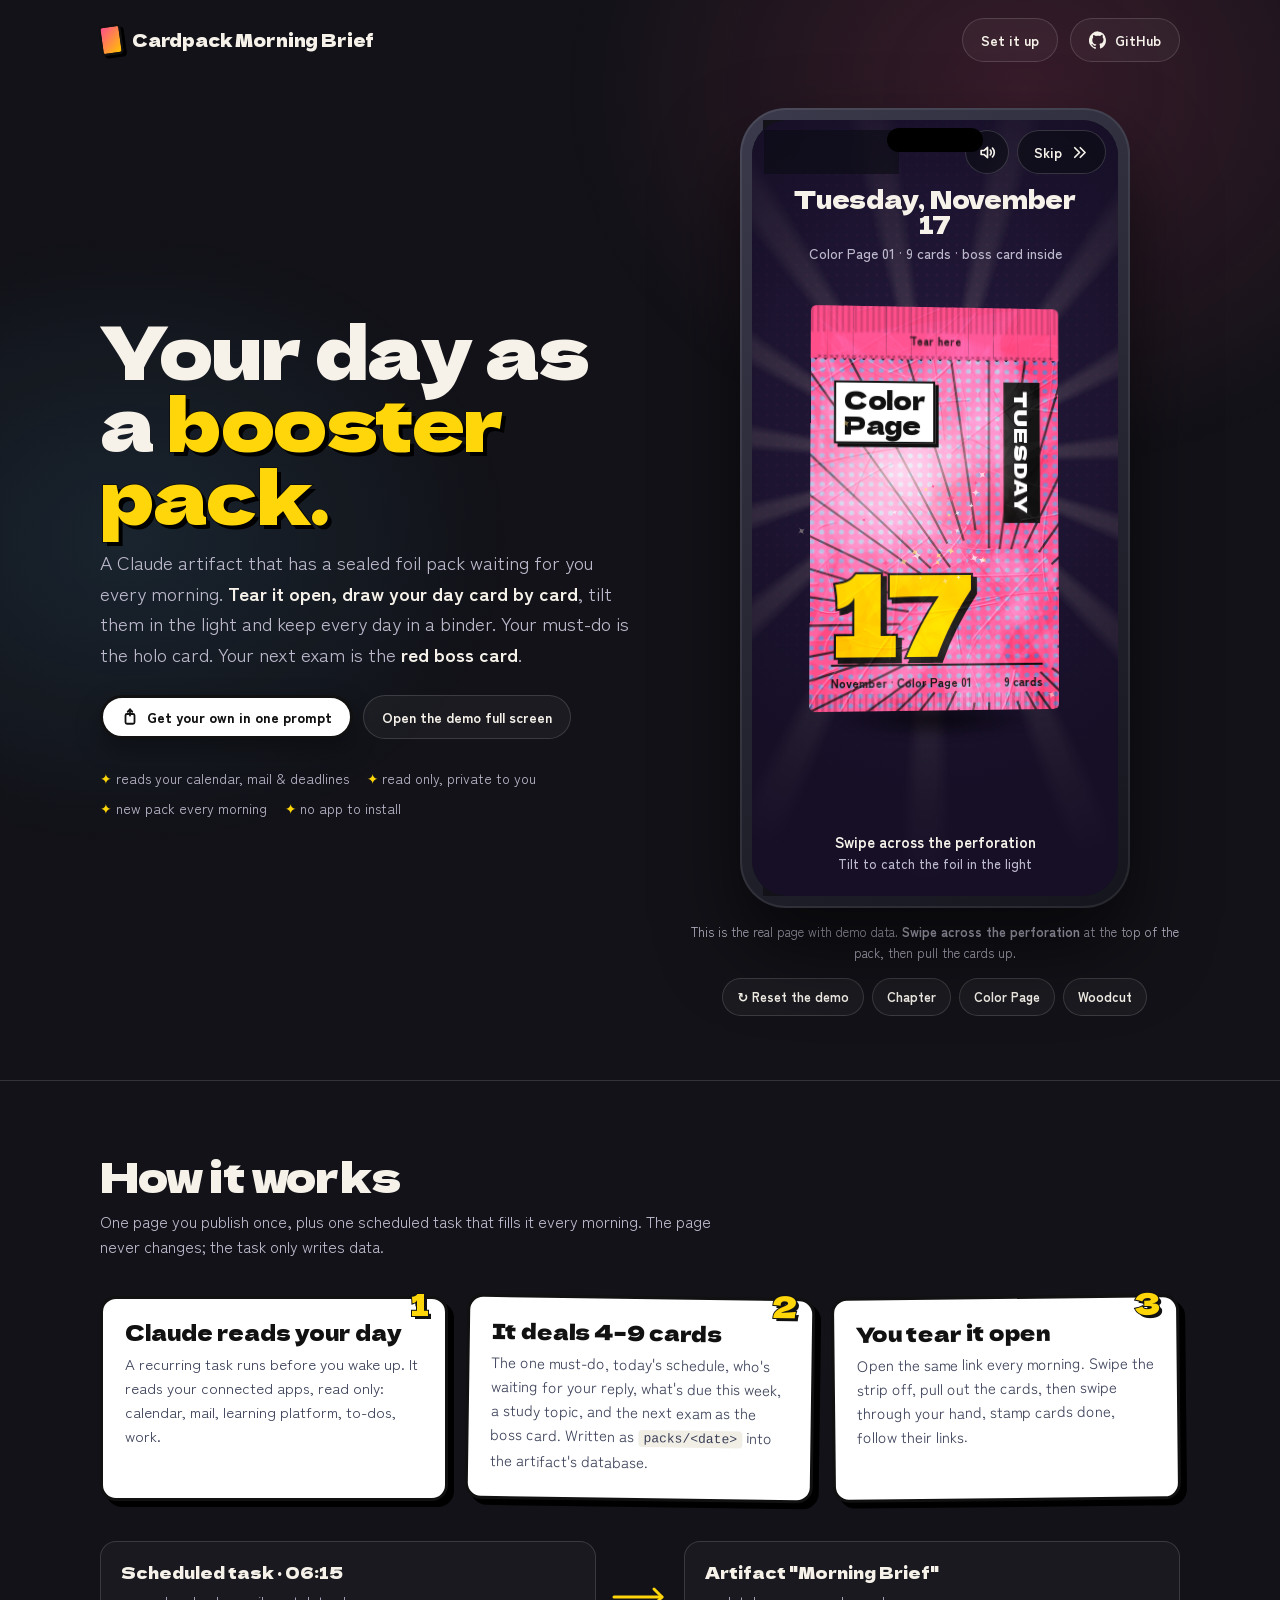
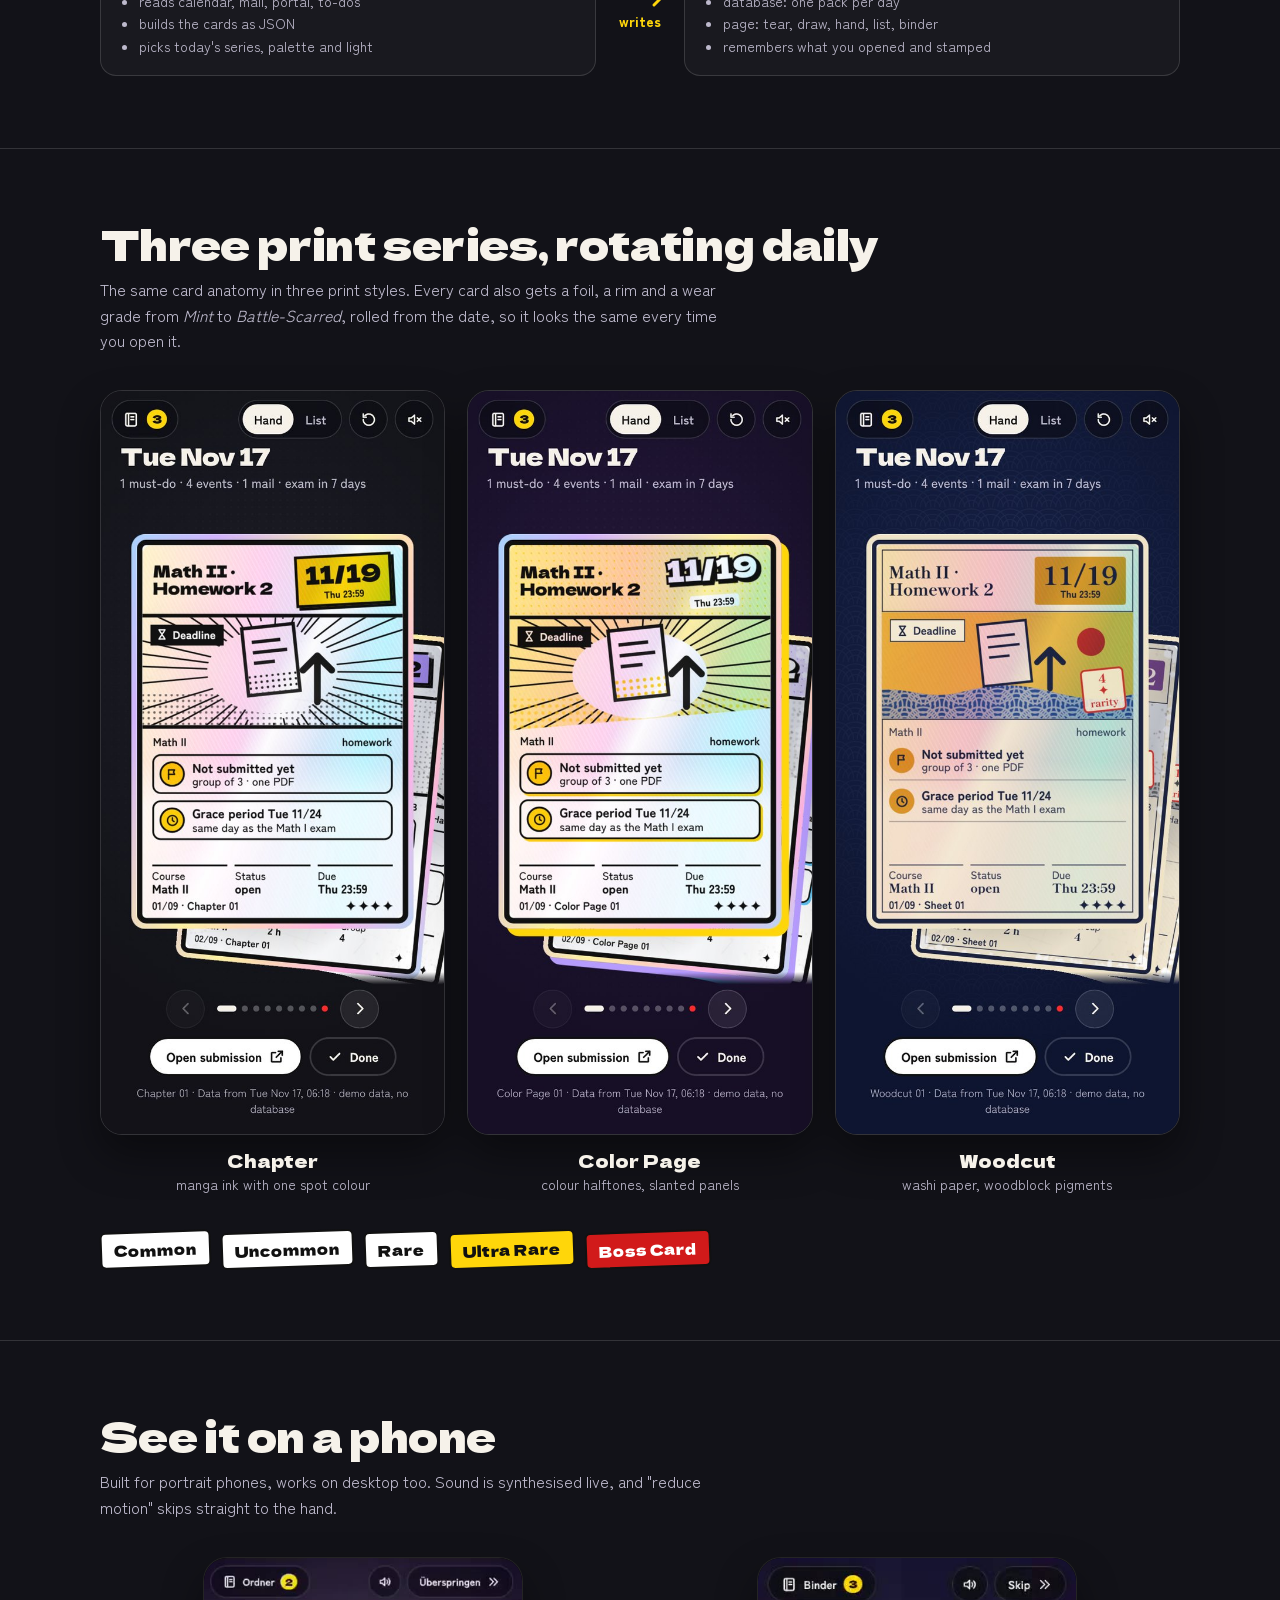
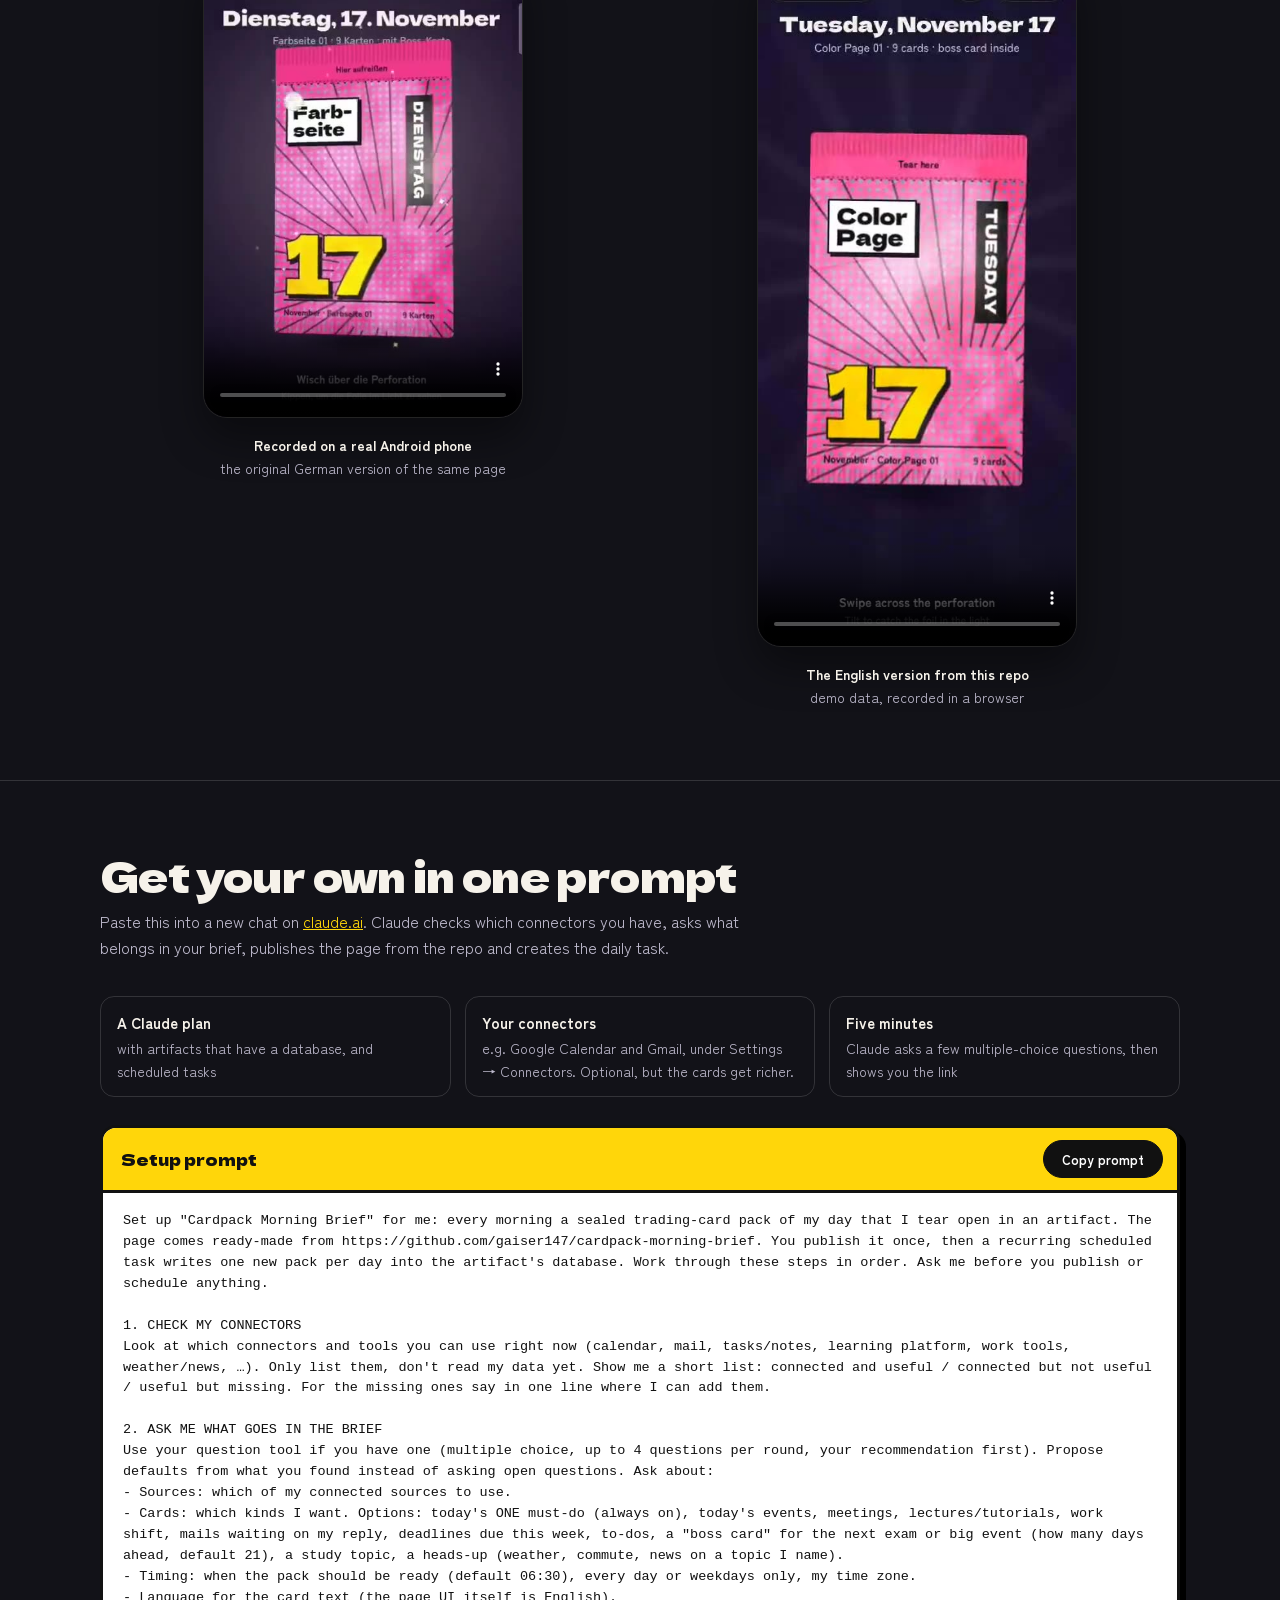
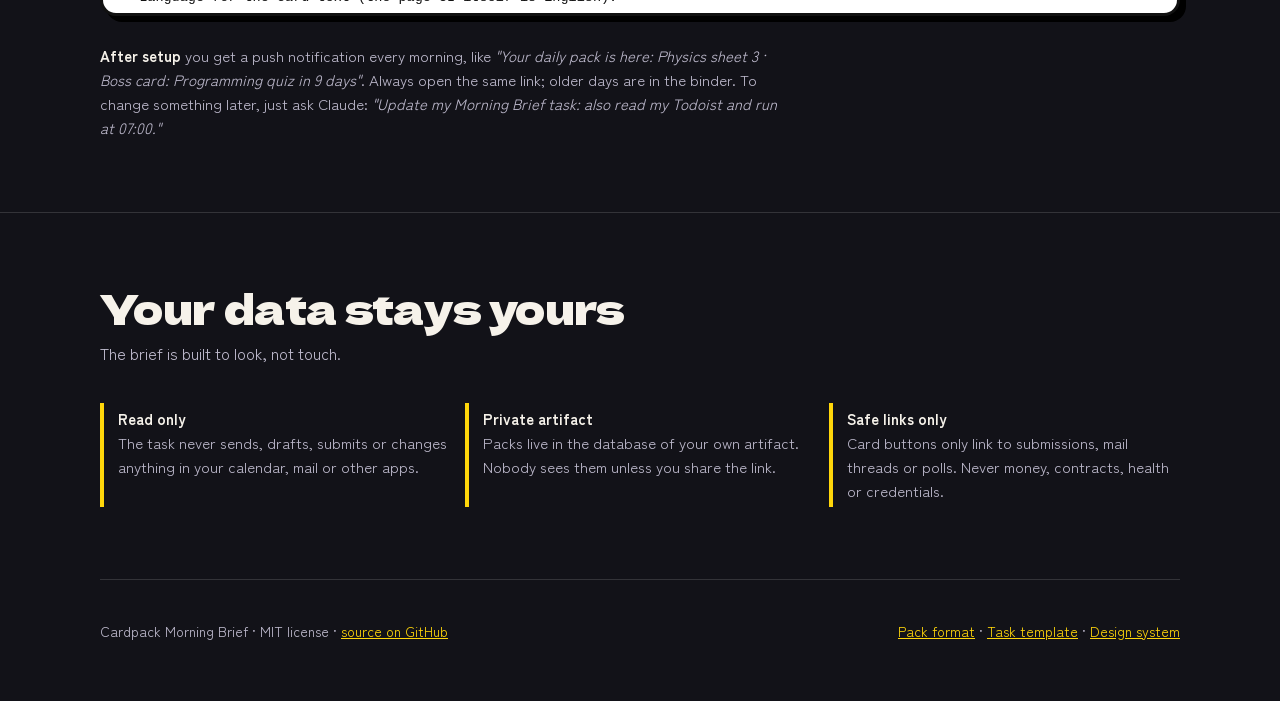
<file: docs/index.html>
<!doctype html>
<html lang="en">
<head>
<meta charset="utf-8">
<meta name="viewport" content="width=device-width, initial-scale=1">
<title>Cardpack Morning Brief</title>
<meta name="description" content="Your day as a booster pack: a Claude artifact that turns your calendar, mail and deadlines into a trading-card pack you tear open every morning.">
<meta name="theme-color" content="#121218">
<meta property="og:title" content="Cardpack Morning Brief">
<meta property="og:description" content="Your day as a booster pack. Tear it open, draw your day card by card, keep every day in a binder.">
<meta property="og:image" content="assets/overview.jpg">
<link rel="preconnect" href="https://fonts.googleapis.com">
<link rel="preconnect" href="https://fonts.gstatic.com" crossorigin>
<link href="https://fonts.googleapis.com/css2?family=Dela+Gothic+One&family=Zen+Kaku+Gothic+New:wght@400;500;700;900&display=swap" rel="stylesheet">
<style>
:root{
  --night:#121218; --night-2:#1d1d28; --night-3:#26263a; --on:#f6f2ea; --soft:#bdb9cc; --line:rgba(255,255,255,.14);
  --yellow:#ffd60a; --red:#ff2b2b; --pink:#ff4f8b; --sky:#5ac8fa; --ink:#111; --paper:#fff;
  --display:"Dela Gothic One",system-ui,sans-serif; --text:"Zen Kaku Gothic New",system-ui,sans-serif;
}
*{box-sizing:border-box}
html{scroll-behavior:smooth}
body{margin:0;background:var(--night);color:var(--on);font:16px/1.6 var(--text);-webkit-font-smoothing:antialiased;overflow-x:hidden}
body::before{content:"";position:fixed;inset:0;pointer-events:none;background:radial-gradient(60vmax 50vmax at 80% 10%,rgba(255,79,139,.16),transparent 60%),radial-gradient(50vmax 40vmax at 10% 60%,rgba(90,200,250,.10),transparent 60%);z-index:-1}
a{color:var(--yellow)}
a:focus-visible,button:focus-visible{outline:3px solid var(--yellow);outline-offset:3px;border-radius:8px}
.wrap{max-width:1120px;margin:0 auto;padding:0 20px}
nav{display:flex;align-items:center;gap:12px;padding:18px 0}
nav .logo{font-family:var(--display);font-size:17px;letter-spacing:-.01em;color:var(--on);text-decoration:none;display:flex;align-items:center;gap:10px}
nav .logo i{width:22px;height:30px;border-radius:4px;background:linear-gradient(135deg,#ff4f8b,#ffc400);border:2px solid #111;box-shadow:3px 3px 0 #000;transform:rotate(-8deg)}
nav .grow{flex:1}
.pill{display:inline-flex;align-items:center;gap:8px;height:44px;padding:0 18px;border-radius:999px;border:1.5px solid var(--line);background:rgba(255,255,255,.04);color:var(--on);font:700 14px var(--text);text-decoration:none;cursor:pointer;transition:transform .15s ease-out,background .15s}
.pill:hover{background:rgba(255,255,255,.09)}
.pill:active{transform:scale(.96)}
.pill.solid{background:var(--paper);color:var(--ink);border:3px solid var(--ink);font-weight:900;box-shadow:0 10px 24px rgba(0,0,0,.35)}
.pill.solid:hover{background:#fff7d1}
.pill svg{width:18px;height:18px}

/* hero */
.hero{display:grid;grid-template-columns:1.05fr .95fr;gap:48px;align-items:center;padding:28px 0 64px}
h1{font-family:var(--display);font-weight:400;font-size:clamp(40px,6.4vw,74px);line-height:.98;letter-spacing:-.02em;margin:8px 0 18px}
h1 em{font-style:normal;color:var(--yellow);-webkit-text-stroke:2px #111;paint-order:stroke;text-shadow:4px 4px 0 #000}
.lead{font-size:clamp(17px,2vw,19px);color:var(--soft);max-width:34em;margin:0 0 26px}
.lead b{color:var(--on)}
.ctas{display:flex;flex-wrap:wrap;gap:10px}
.facts{display:flex;flex-wrap:wrap;gap:8px 18px;margin:28px 0 0;padding:0;list-style:none;color:var(--soft);font-size:14px}
.facts li::before{content:"✦ ";color:var(--yellow)}

/* phone */
.phone-col{display:flex;flex-direction:column;align-items:center;gap:14px}
.phone{position:relative;width:min(390px,100%);aspect-ratio:390/800;border-radius:46px;padding:12px;background:linear-gradient(145deg,#3a3a4c,#15151d);box-shadow:0 40px 80px rgba(0,0,0,.55),inset 0 0 0 2px rgba(255,255,255,.08)}
.phone::before{content:"";position:absolute;top:20px;left:50%;width:96px;height:24px;margin-left:-48px;border-radius:20px;background:#000;z-index:2;pointer-events:none}
.phone iframe{display:block;width:100%;height:100%;border:0;border-radius:36px;background:var(--night)}
.phone-hint{font-size:13px;color:var(--soft);text-align:center;margin:0}
.phone-tools{display:flex;gap:8px;flex-wrap:wrap;justify-content:center}
.phone-tools .pill{height:38px;font-size:13px;padding:0 14px}

section{padding:72px 0;border-top:1px solid var(--line)}
h2{font-family:var(--display);font-weight:400;font-size:clamp(28px,4vw,42px);line-height:1.05;letter-spacing:-.015em;margin:0 0 12px}
.sub{color:var(--soft);margin:0 0 36px;max-width:40em}

/* steps */
.steps{display:grid;grid-template-columns:repeat(3,1fr);gap:18px;counter-reset:s}
.step{background:var(--paper);color:var(--ink);border:3px solid var(--ink);border-radius:16px;padding:22px 22px 24px;box-shadow:6px 6px 0 #000;position:relative}
.step:nth-child(2){transform:rotate(.8deg)}
.step:nth-child(3){transform:rotate(-.6deg)}
.step::before{counter-increment:s;content:counter(s);position:absolute;top:-18px;right:16px;font:400 30px var(--display);color:var(--yellow);-webkit-text-stroke:2px #111;paint-order:stroke;text-shadow:3px 3px 0 #111}
.step h3{font:400 21px/1.1 var(--display);margin:0 0 8px}
.step p{margin:0;color:#3a3f57;font-size:15px}
.step code{background:#f1eee6;padding:1px 5px;border-radius:4px;font-size:13px}

/* diagram */
.flow{margin:40px 0 0;display:grid;grid-template-columns:1fr auto 1fr;gap:16px;align-items:stretch}
.box{border:1.5px solid var(--line);border-radius:16px;padding:18px 20px;background:rgba(255,255,255,.03)}
.box b{font:400 16px var(--display);display:block;margin-bottom:6px}
.box ul{margin:0;padding-left:18px;color:var(--soft);font-size:14px}
.arrow{display:flex;align-items:center;justify-content:center;color:var(--yellow);font:900 14px var(--text);flex-direction:column;gap:2px}
.arrow svg{width:56px;height:24px}

/* gallery */
.gallery{display:grid;grid-template-columns:repeat(3,1fr);gap:22px}
.gallery figure{margin:0;text-align:center}
.gallery img{width:100%;border-radius:22px;border:1.5px solid var(--line);display:block;box-shadow:0 20px 40px rgba(0,0,0,.4)}
.gallery figcaption{margin-top:12px;font-size:14px;color:var(--soft)}
.gallery figcaption b{display:block;color:var(--on);font:400 18px var(--display)}

.rarity{display:flex;flex-wrap:wrap;gap:10px;margin:36px 0 0}
.rarity span{font:400 15px var(--display);padding:6px 12px;border:2px solid #111;border-radius:6px;background:#fff;color:#111;transform:rotate(-2deg)}
.rarity span:nth-child(4){background:var(--yellow)}
.rarity span:nth-child(5){background:#d11a1a;color:#fff}

/* videos */
.videos{display:grid;grid-template-columns:1fr 1fr;gap:28px;align-items:start}
.videos figure{margin:0;text-align:center}
.videos video{width:min(320px,100%);border-radius:24px;border:1.5px solid var(--line);background:#000;box-shadow:0 20px 40px rgba(0,0,0,.4)}
.videos figcaption{margin-top:10px;color:var(--soft);font-size:14px}
.videos figcaption b{color:var(--on)}

/* setup */
.need{display:grid;grid-template-columns:repeat(3,1fr);gap:14px;margin:0 0 28px}
.need div{border:1.5px solid var(--line);border-radius:14px;padding:14px 16px;font-size:14px;color:var(--soft)}
.need b{display:block;color:var(--on);font-size:15px;margin-bottom:2px}
.prompt{position:relative;border:3px solid #111;border-radius:16px;background:var(--paper);color:var(--ink);box-shadow:6px 6px 0 #000;overflow:hidden}
.prompt header{display:flex;align-items:center;gap:10px;padding:12px 14px 12px 18px;border-bottom:3px solid #111;background:var(--yellow)}
.prompt header b{font:400 16px var(--display);flex:1}
.prompt header .pill{height:38px;background:#111;color:#fff;border-color:#111;font-size:13px}
.prompt header .pill:hover{background:#333}
.prompt pre{margin:0;padding:18px 20px;max-height:420px;overflow:auto;white-space:pre-wrap;word-break:break-word;font:13.5px/1.55 ui-monospace,SFMono-Regular,Menlo,Consolas,monospace}
.after{margin:28px 0 0;color:var(--soft);font-size:15px;max-width:46em}
.after b{color:var(--on)}

.privacy{display:grid;grid-template-columns:repeat(3,1fr);gap:14px}
.privacy div{border-left:4px solid var(--yellow);padding:4px 0 4px 14px;color:var(--soft);font-size:15px}
.privacy b{display:block;color:var(--on)}

footer{padding:40px 0 60px;border-top:1px solid var(--line);color:var(--soft);font-size:14px;display:flex;flex-wrap:wrap;gap:12px 24px;justify-content:space-between}

@media (max-width:900px){
  .hero{grid-template-columns:1fr;gap:36px;padding-top:12px}
  .steps,.gallery,.need,.privacy{grid-template-columns:1fr}
  .step:nth-child(n){transform:none}
  .flow{grid-template-columns:1fr}
  .arrow{padding:4px 0}
  .arrow svg{transform:rotate(90deg)}
  .videos{grid-template-columns:1fr}
  .gallery{max-width:380px;margin:0 auto}
}
@media (max-width:520px){
  .wrap{padding:0 16px}
  nav .hide-sm{display:none}
  .phone{border-radius:38px;padding:9px}
  .phone iframe{border-radius:30px}
  .phone::before{top:15px;width:80px;margin-left:-40px;height:20px}
  section{padding:56px 0}
}
@media (prefers-reduced-motion:reduce){html{scroll-behavior:auto}.pill{transition:none}}
</style>
</head>
<body>
<div class="wrap">
  <nav>
    <a class="logo" href="#top"><i aria-hidden="true"></i>Cardpack Morning Brief</a>
    <span class="grow"></span>
    <a class="pill hide-sm" href="#setup">Set it up</a>
    <a class="pill" href="https://github.com/gaiser147/cardpack-morning-brief">
      <svg viewBox="0 0 24 24" fill="currentColor" aria-hidden="true"><path d="M12 .5a12 12 0 0 0-3.8 23.4c.6.1.8-.3.8-.6v-2c-3.3.7-4-1.6-4-1.6-.6-1.4-1.4-1.8-1.4-1.8-1.1-.7.1-.7.1-.7 1.2.1 1.9 1.2 1.9 1.2 1.1 1.8 2.8 1.3 3.5 1 .1-.8.4-1.3.8-1.6-2.7-.3-5.5-1.3-5.5-5.9 0-1.3.5-2.4 1.2-3.2-.1-.3-.5-1.5.1-3.2 0 0 1-.3 3.3 1.2a11.5 11.5 0 0 1 6 0C17 4.6 18 5 18 5c.6 1.7.2 2.9.1 3.2.8.8 1.2 1.9 1.2 3.2 0 4.6-2.8 5.6-5.5 5.9.4.4.8 1.1.8 2.2v3.3c0 .3.2.7.8.6A12 12 0 0 0 12 .5z"/></svg>
      GitHub
    </a>
  </nav>

  <header class="hero" id="top">
    <div>
      <h1>Your day as a <em>booster pack.</em></h1>
      <p class="lead">A Claude artifact that has a sealed foil pack waiting for you every morning. <b>Tear it open, draw your day card by card</b>, tilt them in the light and keep every day in a binder. Your must-do is the holo card. Your next exam is the <b>red boss card</b>.</p>
      <div class="ctas">
        <a class="pill solid" href="#setup">
          <svg viewBox="0 0 24 24" fill="none" stroke="currentColor" stroke-width="2.4" stroke-linecap="round" stroke-linejoin="round" aria-hidden="true"><rect x="6" y="8" width="12" height="13" rx="2"/><path d="M12 2v8"/><path d="M9 5l3-3 3 3"/></svg>
          Get your own in one prompt
        </a>
        <a class="pill" href="demo.html" target="_blank" rel="noopener">Open the demo full screen</a>
      </div>
      <ul class="facts">
        <li>reads your calendar, mail &amp; deadlines</li>
        <li>read only, private to you</li>
        <li>new pack every morning</li>
        <li>no app to install</li>
      </ul>
    </div>
    <div class="phone-col">
      <div class="phone"><iframe id="demo" src="demo.html" title="Playable demo of the Morning Brief" allow="autoplay"></iframe></div>
      <p class="phone-hint">This is the real page with demo data. <b>Swipe across the perforation</b> at the top of the pack, then pull the cards up.</p>
      <div class="phone-tools">
        <button class="pill" type="button" id="reset">↻ Reset the demo</button>
        <a class="pill" href="demo.html?series=chapter" target="demo">Chapter</a>
        <a class="pill" href="demo.html?series=color" target="demo">Color Page</a>
        <a class="pill" href="demo.html?series=woodcut" target="demo">Woodcut</a>
      </div>
    </div>
  </header>
</div>

<section id="how">
  <div class="wrap">
    <h2>How it works</h2>
    <p class="sub">One page you publish once, plus one scheduled task that fills it every morning. The page never changes; the task only writes data.</p>
    <div class="steps">
      <div class="step"><h3>Claude reads your day</h3><p>A recurring task runs before you wake up. It reads your connected apps, read only: calendar, mail, learning platform, to-dos, work.</p></div>
      <div class="step"><h3>It deals 4–9 cards</h3><p>The one must-do, today's schedule, who's waiting for your reply, what's due this week, a study topic, and the next exam as the boss card. Written as <code>packs/&lt;date&gt;</code> into the artifact's database.</p></div>
      <div class="step"><h3>You tear it open</h3><p>Open the same link every morning. Swipe the strip off, pull out the cards, then swipe through your hand, stamp cards done, follow their links.</p></div>
    </div>
    <div class="flow" aria-hidden="true">
      <div class="box"><b>Scheduled task · 06:15</b><ul><li>reads calendar, mail, portal, to-dos</li><li>builds the cards as JSON</li><li>picks today's series, palette and light</li></ul></div>
      <div class="arrow"><svg viewBox="0 0 56 24" fill="none" stroke="currentColor" stroke-width="3" stroke-linecap="round" stroke-linejoin="round"><path d="M2 12h48"/><path d="M42 4l8 8-8 8"/></svg>writes</div>
      <div class="box"><b>Artifact "Morning Brief"</b><ul><li>database: one pack per day</li><li>page: tear, draw, hand, list, binder</li><li>remembers what you opened and stamped</li></ul></div>
    </div>
  </div>
</section>

<section id="series">
  <div class="wrap">
    <h2>Three print series, rotating daily</h2>
    <p class="sub">The same card anatomy in three print styles. Every card also gets a foil, a rim and a wear grade from <i>Mint</i> to <i>Battle-Scarred</i>, rolled from the date, so it looks the same every time you open it.</p>
    <div class="gallery">
      <figure><img src="assets/series-chapter.jpg" alt="The hand in the Chapter series: black-and-white manga print with one spot colour" loading="lazy"><figcaption><b>Chapter</b>manga ink with one spot colour</figcaption></figure>
      <figure><img src="assets/series-color.jpg" alt="The hand in the Color Page series: colour halftones and slanted panels" loading="lazy"><figcaption><b>Color Page</b>colour halftones, slanted panels</figcaption></figure>
      <figure><img src="assets/series-woodcut.jpg" alt="The hand in the Woodcut series: washi paper with flat woodblock colours" loading="lazy"><figcaption><b>Woodcut</b>washi paper, woodblock pigments</figcaption></figure>
    </div>
    <div class="rarity" aria-label="Rarities"><span>Common</span><span>Uncommon</span><span>Rare</span><span>Ultra Rare</span><span>Boss Card</span></div>
  </div>
</section>

<section id="videos">
  <div class="wrap">
    <h2>See it on a phone</h2>
    <p class="sub">Built for portrait phones, works on desktop too. Sound is synthesised live, and "reduce motion" skips straight to the hand.</p>
    <div class="videos">
      <figure><video src="assets/phone.mp4" poster="assets/phone-poster.jpg" controls muted loop playsinline preload="none"></video><figcaption><b>Recorded on a real Android phone</b><br>the original German version of the same page</figcaption></figure>
      <figure><video src="assets/demo.mp4" poster="assets/demo-poster.jpg" controls muted loop playsinline preload="none"></video><figcaption><b>The English version from this repo</b><br>demo data, recorded in a browser</figcaption></figure>
    </div>
  </div>
</section>

<section id="setup">
  <div class="wrap">
    <h2>Get your own in one prompt</h2>
    <p class="sub">Paste this into a new chat on <a href="https://claude.ai">claude.ai</a>. Claude checks which connectors you have, asks what belongs in your brief, publishes the page from the repo and creates the daily task.</p>
    <div class="need">
      <div><b>A Claude plan</b>with artifacts that have a database, and scheduled tasks</div>
      <div><b>Your connectors</b>e.g. Google Calendar and Gmail, under Settings → Connectors. Optional, but the cards get richer.</div>
      <div><b>Five minutes</b>Claude asks a few multiple-choice questions, then shows you the link</div>
    </div>
    <div class="prompt">
      <header><b>Setup prompt</b><button class="pill" type="button" id="copy">Copy prompt</button></header>
      <pre id="promptText">Loading the prompt … if it doesn't appear, find it in prompts/setup-prompt.md on GitHub.</pre>
    </div>
    <p class="after"><b>After setup</b> you get a push notification every morning, like <i>"Your daily pack is here: Physics sheet 3 · Boss card: Programming quiz in 9 days"</i>. Always open the same link; older days are in the binder. To change something later, just ask Claude: <i>"Update my Morning Brief task: also read my Todoist and run at 07:00."</i></p>
  </div>
</section>

<section id="privacy">
  <div class="wrap">
    <h2>Your data stays yours</h2>
    <p class="sub">The brief is built to look, not touch.</p>
    <div class="privacy">
      <div><b>Read only</b>The task never sends, drafts, submits or changes anything in your calendar, mail or other apps.</div>
      <div><b>Private artifact</b>Packs live in the database of your own artifact. Nobody sees them unless you share the link.</div>
      <div><b>Safe links only</b>Card buttons only link to submissions, mail threads or polls. Never money, contracts, health or credentials.</div>
    </div>
  </div>
</section>

<div class="wrap">
  <footer>
    <span>Cardpack Morning Brief · MIT license · <a href="https://github.com/gaiser147/cardpack-morning-brief">source on GitHub</a></span>
    <span><a href="https://github.com/gaiser147/cardpack-morning-brief/blob/main/guide/pack-format.md">Pack format</a> · <a href="https://github.com/gaiser147/cardpack-morning-brief/blob/main/prompts/daily-task.md">Task template</a> · <a href="https://github.com/gaiser147/cardpack-morning-brief/blob/main/guide/design.md">Design system</a></span>
  </footer>
</div>

<script>
(function () {
  var pre = document.getElementById("promptText"), copy = document.getElementById("copy"), text = "";
  fetch("setup-prompt.txt").then(function (r) { if (!r.ok) throw 0; return r.text(); }).then(function (t) { text = t.trim(); pre.textContent = text; }).catch(function () {});
  copy.addEventListener("click", function () {
    var t = text || pre.textContent;
    var ok = function () { copy.textContent = "Copied ✓"; setTimeout(function () { copy.textContent = "Copy prompt"; }, 1800); };
    if (navigator.clipboard && navigator.clipboard.writeText) navigator.clipboard.writeText(t).then(ok, fallback); else fallback();
    function fallback() { var r = document.createRange(); r.selectNodeContents(pre); var s = getSelection(); s.removeAllRanges(); s.addRange(r); try { document.execCommand("copy"); ok(); } catch (e) {} }
  });
  document.getElementById("reset").addEventListener("click", function () {
    try { localStorage.removeItem("mb-state"); } catch (e) {}
    document.getElementById("demo").src = "demo.html?r=" + Date.now();
  });
})();
</script>
</body>
</html>
</file>
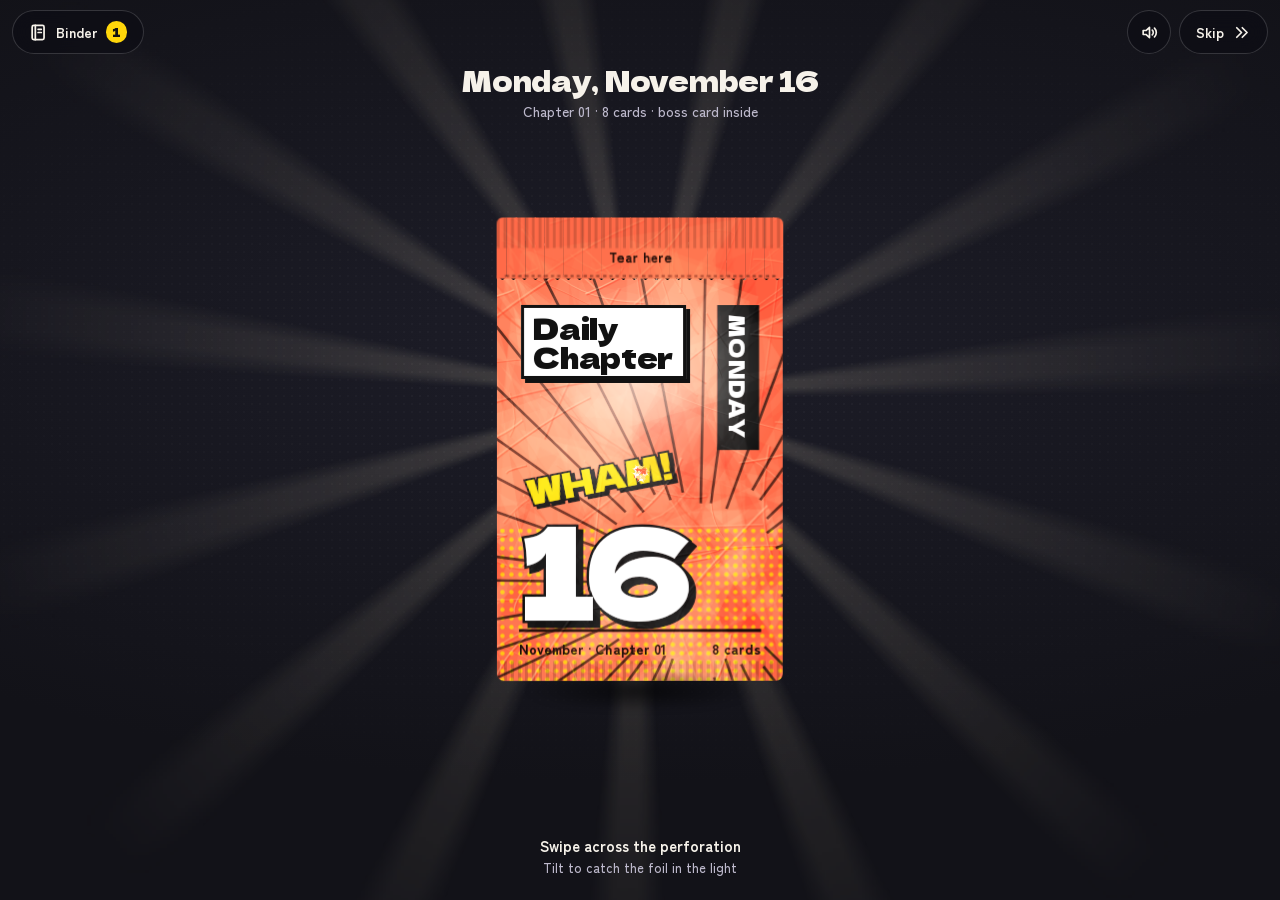
<file: artifact/morning-brief.html>
<!doctype html>
<html lang="en">
<head>
<meta charset="utf-8">
<meta name="viewport" content="width=device-width, initial-scale=1, viewport-fit=cover">
<meta name="theme-color" content="#121218">
<title>Morning Brief</title>
<link rel="preconnect" href="https://fonts.googleapis.com">
<link rel="preconnect" href="https://fonts.gstatic.com" crossorigin>
<link href="https://fonts.googleapis.com/css2?family=Dela+Gothic+One&family=Shippori+Mincho+B1:wght@600;800&family=Zen+Kaku+Gothic+New:wght@400;500;700;900&display=swap" rel="stylesheet">
<style>
:root{
  --night:#121218; --night-2:#1d1d28; --on-night:#f6f2ea; --on-night-soft:#bdb9cc; --line-night:rgba(255,255,255,.16);
  --ink:#111; --paper:#fff; --washi:#f3e9d3; --indigo:#1b2340;
  --boss:#ff2b2b; --boss-deep:#b3121a;
  --ease-out:cubic-bezier(.16,1,.3,1); --ease-io:cubic-bezier(.65,0,.35,1);
  --display:"Dela Gothic One",sans-serif; --text:"Zen Kaku Gothic New",sans-serif; --mincho:"Shippori Mincho B1",serif;
  --safe-t:env(safe-area-inset-top); --safe-b:env(safe-area-inset-bottom);
}
body.s-color{--night:#160f26;--night-2:#241a3d}
body.s-woodcut{--night:#0e1530;--night-2:#18244a}
*{box-sizing:border-box;margin:0}
html{background:var(--night);-webkit-text-size-adjust:100%;overflow:hidden;height:100%}
body{height:100%;overflow:hidden;font-family:var(--text);color:var(--on-night);font-size:16px;line-height:1.45;background:var(--night);
  -webkit-user-select:none;user-select:none;-webkit-tap-highlight-color:transparent}
body::before{content:"";position:fixed;inset:0;pointer-events:none;
  background:radial-gradient(120% 70% at 50% 38%,var(--night-2),var(--night) 70%),var(--night)}
body::after{content:"";position:fixed;inset:0;pointer-events:none;opacity:.5;
  background-image:radial-gradient(rgba(255,255,255,.07) 1.1px,transparent 1.5px);background-size:8px 8px;
  -webkit-mask:radial-gradient(90% 60% at 50% 40%,#000,transparent 85%);mask:radial-gradient(90% 60% at 50% 40%,#000,transparent 85%)}
body.s-color::after{background-image:radial-gradient(rgba(255,79,139,.16) 1.4px,transparent 1.8px);background-size:10px 10px}
body.s-woodcut::after{opacity:.35;background-image:var(--wave-bg);background-size:44px 22px}
::selection{background:#ffd60a;color:#111}
:focus-visible{outline:3px solid #ffd60a;outline-offset:3px;border-radius:12px}
button{font:inherit;color:inherit;background:none;border:0;cursor:pointer;-webkit-tap-highlight-color:transparent}
a{color:inherit;text-underline-offset:3px}
.sr{position:absolute;width:1px;height:1px;overflow:hidden;clip:rect(0 0 0 0);white-space:nowrap}
svg{display:block}

/* ---------- top bar ---------- */
.bar{position:fixed;z-index:80;left:12px;right:12px;top:calc(10px + var(--safe-t));display:flex;align-items:center;gap:8px;pointer-events:none}
.bar>*{pointer-events:auto}
.bar .grow{flex:1}
.pill{display:inline-flex;align-items:center;justify-content:center;gap:8px;height:44px;padding:0 16px;border-radius:999px;white-space:nowrap;
  background:rgba(12,12,20,.62);color:var(--on-night);font-weight:700;font-size:14px;border:1.5px solid var(--line-night);
  -webkit-backdrop-filter:blur(10px);backdrop-filter:blur(10px);transition:transform .15s var(--ease-out),background .2s}
.pill:active{transform:scale(.95)}
.pill svg{width:19px;height:19px}
.pill.icon{width:44px;padding:0}
.pill .off{display:none}
.pill[aria-pressed="true"] .on{display:none}
.pill[aria-pressed="true"] .off{display:block}
.pill .num{font-family:var(--display);font-weight:400;font-size:13px;min-width:1.4em;height:22px;padding:0 6px;border-radius:999px;background:#ffd60a;color:#111;display:inline-grid;place-items:center}

/* ---------- stage ---------- */
.stage{position:fixed;inset:0;z-index:10;touch-action:none;overflow:hidden}
.view-hand .stage,.view-binder .stage{visibility:hidden}
#sparks{position:fixed;inset:0;width:100%;height:100%;pointer-events:none;z-index:30}
.rays{position:absolute;left:50%;top:44%;width:180vmax;height:180vmax;margin:-90vmax 0 0 -90vmax;pointer-events:none;opacity:0;
  display:block;
  animation:spin 60s linear infinite}
.rays.halo{animation:breath 4.6s var(--ease-io) infinite alternate}
.rays.ring{animation:breath 5.2s var(--ease-io) infinite alternate}
@keyframes spin{to{transform:rotate(360deg)}}
@keyframes breath{from{transform:scale(.92)}to{transform:scale(1.06)}}
.headline{position:absolute;left:0;right:0;top:calc(66px + var(--safe-t));text-align:center;padding:0 24px;pointer-events:none;transition:opacity .4s var(--ease-out)}
.headline b{display:block;font-family:var(--display);font-weight:400;font-size:clamp(22px,6.6vw,28px);line-height:1.05;letter-spacing:-.01em}
.headline span{display:block;margin-top:6px;font-size:14px;font-weight:500;color:var(--on-night-soft)}
.hintline{position:absolute;left:0;right:0;bottom:calc(22px + var(--safe-b));text-align:center;font-size:15px;font-weight:700;color:var(--on-night);pointer-events:none;transition:opacity .3s}
.hintline small{display:block;font-weight:500;font-size:13px;color:var(--on-night-soft);margin-top:2px}

/* ---------- the foil pack ---------- */
.pack-wrap{position:absolute;left:50%;top:50%;width:var(--pw);height:calc(var(--pw) * 1.62);margin-left:calc(var(--pw) / -2);margin-top:calc(var(--pw) * -.81);
  perspective:900px;z-index:20;--pw:min(68vw,286px,calc((100svh - 230px) / 1.62));--rx:0deg;--ry:0deg;--gx:50%;--gy:26%;--px:0px;--py:0px;--glow:0;--glowc:255,214,10}
.pack-move{position:absolute;inset:0;transform-style:preserve-3d;will-change:transform}
.pack-floor{position:absolute;left:10%;right:10%;bottom:-30px;height:40px;border-radius:50%;background:radial-gradient(closest-side,rgba(0,0,0,.6),rgba(0,0,0,0));transform:translateX(calc(var(--ry) * -1.6)) scaleX(calc(1 - var(--rx) / 60deg));filter:blur(3px)}
.pack{position:absolute;inset:0;transform:rotateX(var(--rx)) rotateY(var(--ry));transform-style:preserve-3d;touch-action:none;cursor:grab;container-type:inline-size;--p:calc(100cqw / 286)}
.pack-body{position:absolute;left:0;right:0;top:12.4%;bottom:0;border-radius:0 0 calc(var(--p)*7) calc(var(--p)*7);overflow:hidden;background:var(--pk);color:var(--pk-ink);transform:translateZ(1px);
  -webkit-mask:conic-gradient(from 135deg at top,#0000,#000 1deg 89deg,#0000 90deg) top/calc(var(--p)*11) calc(var(--p)*12) repeat-x,linear-gradient(#000,#000) bottom/100% calc(100% - var(--p)*11) no-repeat;
  mask:conic-gradient(from 135deg at top,#0000,#000 1deg 89deg,#0000 90deg) top/calc(var(--p)*11) calc(var(--p)*12) repeat-x,linear-gradient(#000,#000) bottom/100% calc(100% - var(--p)*11) no-repeat}
.crimp{position:absolute;left:0;right:0;bottom:0;height:calc(var(--p)*20);background:repeating-linear-gradient(90deg,rgba(0,0,0,.16) 0 calc(var(--p)*3),transparent calc(var(--p)*3) calc(var(--p)*7))}
.foilx{position:absolute;inset:-12%;pointer-events:none;mix-blend-mode:overlay;opacity:.8;background-image:var(--crinkle);background-size:cover;transform:translate(calc(var(--ry) * 2.4),calc(var(--rx) * -2.4))}
.foilx.b{mix-blend-mode:soft-light;opacity:.9;transform:translate(calc(var(--ry) * -3.4),calc(var(--rx) * 3.4)) scale(1.25) rotate(17deg)}
.pglare{position:absolute;inset:0;pointer-events:none;mix-blend-mode:screen;background:radial-gradient(70% 46% at var(--gx) var(--gy),rgba(255,244,232,.6),rgba(255,244,232,.14) 45%,rgba(255,244,232,0) 72%)}
.psweep{position:absolute;inset:-20% -60%;pointer-events:none;mix-blend-mode:screen;opacity:0;background:linear-gradient(105deg,transparent 40%,rgba(255,255,255,.75) 50%,transparent 60%)}
.pedge{position:absolute;inset:0;pointer-events:none;box-shadow:inset calc(var(--ry) * -.35) calc(var(--rx) * .35) 0 rgba(255,255,255,.3),inset calc(var(--ry) * .5) calc(var(--rx) * -.5) 14px rgba(0,0,0,.28)}
.pprint{position:absolute;inset:0;transform:translate(var(--px),var(--py))}
.pprint svg.pp-art{position:absolute;left:-6%;top:-5%;width:112%;height:110%}
.pp-title{position:absolute;left:calc(var(--p)*24);top:calc(var(--p)*30);font-family:var(--display);font-size:calc(var(--p)*29);line-height:.98;letter-spacing:-.01em;color:#111;background:#fff;padding:calc(var(--p)*5) calc(var(--p)*9) calc(var(--p)*6);border:calc(var(--p)*3) solid #111;box-shadow:calc(var(--p)*4) calc(var(--p)*4) 0 #111}
.pp-sfx{position:absolute;left:calc(var(--p)*28);bottom:calc(var(--p)*186);font-family:var(--display);font-size:calc(var(--p)*34);line-height:1;-webkit-text-stroke:calc(var(--p)*4) #111;paint-order:stroke;transform:rotate(-11deg);filter:drop-shadow(calc(var(--p)*3) calc(var(--p)*3) 0 #111)}
.pp-tab{position:absolute;right:calc(var(--p)*24);top:calc(var(--p)*30);writing-mode:vertical-rl;font-family:var(--display);font-size:calc(var(--p)*21);letter-spacing:.06em;background:#111;color:#fff;padding:calc(var(--p)*10) calc(var(--p)*6)}
.pp-day{position:absolute;left:calc(var(--p)*22);bottom:calc(var(--p)*64);font-family:var(--display);font-size:calc(var(--p)*128);line-height:.8;letter-spacing:-.04em;color:var(--pk-day,#fff);-webkit-text-stroke:calc(var(--p)*5) #111;paint-order:stroke;filter:drop-shadow(calc(var(--p)*5) calc(var(--p)*5) 0 #111)}
.pp-foot span{white-space:nowrap}
.pp-foot{position:absolute;left:calc(var(--p)*22);right:calc(var(--p)*22);bottom:calc(var(--p)*22);display:flex;justify-content:space-between;border-top:calc(var(--p)*3) solid currentColor;padding-top:calc(var(--p)*8);font-weight:900;font-size:calc(var(--p)*13.5)}
.s-woodcut .pp-title{font-family:var(--mincho);font-weight:800}
.pk-wood .pp-panel{position:absolute;left:calc(var(--p)*14);right:calc(var(--p)*14);top:calc(var(--p)*16);bottom:calc(var(--p)*16);background:var(--washi);border:calc(var(--p)*3) solid var(--indigo);overflow:hidden}
.pk-wood .pp-day{color:var(--indigo);-webkit-text-stroke:0;filter:none;font-family:var(--mincho);font-weight:800;font-size:calc(var(--p)*116);left:calc(var(--p)*28);top:calc(var(--p)*58);bottom:auto;letter-spacing:-.02em}
.pk-wood .pp-tab{background:var(--washi);color:var(--indigo);border:calc(var(--p)*2.5) solid var(--indigo);font-family:var(--mincho);font-weight:800;right:calc(var(--p)*28);top:calc(var(--p)*34)}
.pk-wood .pp-title{left:calc(var(--p)*30);top:calc(var(--p)*190);font-size:calc(var(--p)*21);color:var(--indigo);background:none;border:0;box-shadow:none;padding:0}
.pk-wood .pp-foot{left:calc(var(--p)*30);right:calc(var(--p)*30);bottom:calc(var(--p)*32);color:var(--washi);border-color:var(--washi)}
.pk-wood .pp-seal{position:absolute;right:calc(var(--p)*30);bottom:calc(var(--p)*70);width:calc(var(--p)*58);height:calc(var(--p)*58);border:calc(var(--p)*3) solid #c8302c;color:#c8302c;background:var(--washi);border-radius:calc(var(--p)*6);transform:rotate(-5deg);display:grid;place-items:center;text-align:center;font-family:var(--mincho);font-weight:800;font-size:calc(var(--p)*12.5);line-height:1.05}
/* the strip above the perforation: one painted canvas, sliced so it can tear in 3D */
.strip{position:absolute;left:0;right:0;top:0;height:13.2%;transform-style:preserve-3d;transform:translateZ(2px)}
.slice{position:absolute;top:0;height:100%;transform-style:preserve-3d;will-change:transform}
.slice>i{position:absolute;inset:0;backface-visibility:hidden;-webkit-backface-visibility:hidden;background-repeat:no-repeat}
.slice>i.sb{transform:rotateX(180deg);background:linear-gradient(180deg,#d9dbe2,#f7f8fb 40%,#b9bcc8 75%,#e9eaf0)}
.slice>i.sh{background:linear-gradient(180deg,rgba(255,255,255,var(--hl,0)),rgba(0,0,0,var(--dk,0)));pointer-events:none}
.strip.gone{pointer-events:none}
.mouth{position:absolute;left:3%;right:3%;top:10.8%;height:calc(var(--p)*26);border-radius:50%;background:radial-gradient(closest-side,rgba(var(--glowc),calc(.25 + var(--glow) * .75)),rgba(0,0,0,.85) 70%,transparent);opacity:0;transform:translateZ(.5px)}
.stack{position:absolute;left:8.5%;right:8.5%;top:4.2%;height:46%;transform:translateZ(-1px);pointer-events:none}
.stack .tcb{position:absolute;left:0;right:0;top:0;width:100%;aspect-ratio:63/88}
.stack .tcb:nth-child(1){transform:translate(3%,5%) rotate(2.2deg)}
.stack .tcb:nth-child(2){transform:translate(-2%,2.5%) rotate(-1.6deg)}
.glowup{position:absolute;left:-10%;right:-10%;top:-28%;height:60%;pointer-events:none;opacity:var(--glow);mix-blend-mode:screen;
  background:radial-gradient(50% 55% at 50% 62%,rgba(var(--glowc),.85),rgba(var(--glowc),.25) 45%,rgba(var(--glowc),0) 72%);transform:translateZ(3px)}
.tear-zone{position:absolute;left:-10%;right:-10%;top:-34px;height:calc(13.2% + 56px);z-index:5;transform:translateZ(4px);touch-action:none;cursor:ew-resize}
.swipe-dot{position:absolute;left:5%;top:calc(13.2% - 12px);width:24px;height:24px;margin-left:-12px;border-radius:50%;background:rgba(255,255,255,.95);box-shadow:0 0 0 6px rgba(255,255,255,.28),0 3px 8px rgba(0,0,0,.3);opacity:0;pointer-events:none;transform:translateZ(5px)}
.pull-zone{position:absolute;left:0;right:0;top:-40%;height:62%;transform:translateZ(6px);touch-action:none;display:none;cursor:grab}
.phase-draw .pull-zone{display:block}
.flake{position:fixed;left:0;top:0;width:8px;height:6px;border-radius:2px;z-index:40;pointer-events:none}

/* ---------- draw stage controls ---------- */
.cta{position:fixed;left:50%;bottom:calc(18px + var(--safe-b));z-index:60;transform:translateX(-50%);display:none;align-items:center;gap:10px;height:56px;padding:0 26px 0 20px;border-radius:999px;
  background:#fff;color:#111;font-weight:900;font-size:16.5px;white-space:nowrap;border:3px solid #111;box-shadow:0 10px 24px rgba(0,0,0,.4);transition:transform .15s var(--ease-out)}
.cta:active{transform:translateX(-50%) scale(.96)}
.cta svg{width:22px;height:22px}
.cta.on{display:inline-flex}
.cta small{font-weight:700;font-size:13px;color:#555;margin-left:2px}
.minihand{position:fixed;left:14px;top:calc(8px + var(--safe-t));z-index:85;height:50px;width:110px;pointer-events:none;opacity:0;transition:opacity .3s}
.phase-draw .minihand,.phase-reveal .minihand{opacity:1}
.minihand i{position:absolute;top:2px;left:4px;width:32px;height:44px;border-radius:5px;border:2px solid #111;background:#fff;transform-origin:50% 140%;box-shadow:0 3px 8px rgba(0,0,0,.35)}
.minihand i::after{content:"";position:absolute;left:3px;right:3px;top:3px;height:12px;border-radius:2px;background:var(--h,#ddd)}
.minihand b{position:absolute;left:66px;top:14px;font-family:var(--display);font-weight:400;font-size:15px;color:var(--on-night);white-space:nowrap}
.banner{position:fixed;right:20px;top:calc(64px + var(--safe-t));z-index:58;text-align:right;pointer-events:none;opacity:0}
.banner b{display:inline-block;font-family:var(--display);font-weight:400;font-size:20px;line-height:1;padding:8px 14px 9px;background:#111;color:#fff;border:2.5px solid #fff;transform:rotate(-2deg)}
.banner.r5 b{background:var(--boss);color:#111;border-color:#111;font-size:24px}
.banner.r4 b{background:#ffd60a;color:#111;border-color:#111}
.shake{animation:shake .5s cubic-bezier(.36,.07,.19,.97)}
@keyframes shake{10%,90%{transform:translate(-2px,1px)}20%,80%{transform:translate(4px,-2px)}30%,50%,70%{transform:translate(-7px,2px)}40%,60%{transform:translate(7px,-1px)}}
.flash{position:fixed;inset:0;z-index:35;pointer-events:none;opacity:0}

/* ---------- trading card ---------- */
.tc{position:absolute;left:0;top:0;width:var(--cw,300px);aspect-ratio:63/88;container-type:inline-size;--k:calc(100cqw / 300);--rx:0deg;--ry:0deg;--flip:0deg;--mx:50%;--my:50%;--lift:0}
.tc .ci{position:absolute;inset:0;transform-style:preserve-3d;transform:perspective(calc(var(--k) * 820)) rotateX(var(--rx)) rotateY(calc(var(--ry) + var(--flip)))}
.tc::before{content:"";position:absolute;left:2%;right:2%;top:4%;bottom:-9%;border-radius:18%;background:radial-gradient(closest-side,rgba(0,0,0,.55),rgba(0,0,0,.28) 55%,rgba(0,0,0,0));opacity:var(--so,1);transform:translate(calc(var(--ryn, 0) * -.9 * var(--k)),calc((10 + var(--rxn, 0) * -.7) * var(--k))) scale(calc(.97 + var(--lift) * .03));pointer-events:none}
.tc .rim{position:absolute;inset:0;border-radius:calc(var(--k)*14);backface-visibility:hidden;-webkit-backface-visibility:hidden;background:#fff}
.tc .rim.b{transform:rotateY(180deg)}
.tc .ci>.face{inset:calc(var(--k)*6)}
.tc.s-woodcut .rim{background:#efe3c8}
.rim-holo .rim{background:linear-gradient(calc(115deg + var(--ry) * 4),#ff8ad8,#8eecff 18%,#d2b4ff 34%,#fff1a0 50%,#ffb3e6 66%,#8eecff 82%,#ff8ad8);background-size:260% 100%;background-position:var(--mx) 0}
.rim-chrome .rim{background:linear-gradient(calc(105deg + var(--ry) * 5),#8d93a3,#f4f6fa 22%,#9aa0ae 38%,#ffffff 54%,#7f8595 72%,#e6e8ee);background-size:240% 100%;background-position:var(--mx) 0}
.rim-gold .rim{background:linear-gradient(calc(110deg + var(--ry) * 5),#b07a1c,#ffe9a0 24%,#d39a30 42%,#fff4c8 58%,#a8701a 78%,#f7d27a);background-size:240% 100%;background-position:var(--mx) 0}
.rim-boss .rim{background:linear-gradient(calc(115deg + var(--ry) * 4),#ff2b2b,#ffb38a 30%,#ff2b2b 50%,#ffd36b 70%,#ff2b2b);background-size:240% 100%;background-position:var(--mx) 0}
.tc .tex{position:absolute;inset:0;pointer-events:none;opacity:0}
.tex-grain .tex{background:var(--tex-grain);background-size:160px;mix-blend-mode:multiply;opacity:.16}
.tex-linen .tex{background:var(--tex-linen);background-size:120px;mix-blend-mode:multiply;opacity:.55}
.tex-emboss .tex{background:var(--tex-emboss);background-size:110px;mix-blend-mode:overlay;opacity:.32}
.tc .wear{position:absolute;inset:0;pointer-events:none;background-image:var(--wear-scr),var(--wear-dust);background-size:100% 100%;mix-blend-mode:multiply;opacity:min(.85,calc(var(--w) * 1.25));-webkit-mask:linear-gradient(rgba(0,0,0,.16) 0 15%,#000 18% 44%,rgba(0,0,0,.14) 48%);mask:linear-gradient(rgba(0,0,0,.16) 0 15%,#000 18% 44%,rgba(0,0,0,.14) 48%)}
.tc .chips{position:absolute;inset:calc(var(--k)*-1);pointer-events:none;background:var(--wear-edge);background-size:100% 100%;opacity:clamp(0,calc((var(--w) - .12) * 1.8),.95)}
.tc .wear::before{content:"";position:absolute;inset:0;background:var(--crease);background-size:100% 100%;mix-blend-mode:normal;opacity:var(--cr)}
.tc .face{position:absolute;inset:0;backface-visibility:hidden;-webkit-backface-visibility:hidden;border-radius:calc(var(--k)*10);overflow:hidden}
.tc .back{transform:rotateY(180deg)}
.tc .front{display:flex;flex-direction:column;background:#fff;color:#111;border:calc(var(--k)*6.5) solid #111}
.tc .hd{position:relative;display:grid;grid-template-columns:1fr auto;align-items:center;gap:0 calc(var(--k)*8);min-height:calc(var(--k)*66);padding:calc(var(--k)*9) calc(var(--k)*11) calc(var(--k)*9);border-bottom:calc(var(--k)*4) solid #111}
.tc .ty{grid-column:1 / -1;display:flex;align-items:center;gap:calc(var(--k)*5);font-weight:900;font-size:calc(var(--k)*11.5);line-height:1;margin-bottom:calc(var(--k)*6)}
.tc .ty svg{width:calc(var(--k)*14);height:calc(var(--k)*14)}
.tc .nm{font-family:var(--display);font-weight:400;font-size:calc(var(--k)*21);line-height:1.03;letter-spacing:-.005em;hyphens:auto;-webkit-hyphens:auto;overflow-wrap:anywhere;text-wrap:balance}
.tc.long .nm{font-size:calc(var(--k)*17.5)}
.tc.hd-stack .hd{grid-template-columns:1fr}
.tc.hd-stack .val{justify-self:start;margin-top:calc(var(--k)*7);transform:rotate(-2deg)}
.tc.hd-stack .val small{display:inline;margin:0 0 0 calc(var(--k)*6)}
.tc.hd-stack .art{height:calc(var(--k)*98)}
.tc.s-woodcut.hd-stack .art{height:calc(var(--k)*90)}
.tc .val{justify-self:end;text-align:center;font-family:var(--display);font-weight:400;font-size:calc(var(--k)*26);line-height:.9;white-space:nowrap;padding:calc(var(--k)*6) calc(var(--k)*8) calc(var(--k)*5);background:var(--h);border:calc(var(--k)*3) solid #111;transform:rotate(-3deg);box-shadow:calc(var(--k)*3) calc(var(--k)*3) 0 #111;}
.tc .val small{display:block;font-family:var(--text);font-weight:900;font-size:calc(var(--k)*10.5);line-height:1.1;margin-top:calc(var(--k)*3)}
.tc .art{position:relative;height:calc(var(--k)*118);flex:none;overflow:hidden;border-bottom:calc(var(--k)*4) solid #111;background:#fff}
.tc .art svg{position:absolute;inset:0;width:100%;height:100%}
.tc .tag{position:absolute;left:calc(var(--k)*8);top:calc(var(--k)*8);z-index:2;display:flex;align-items:center;gap:calc(var(--k)*5);background:#111;color:#fff;font-weight:900;font-size:calc(var(--k)*12);line-height:1;padding:calc(var(--k)*4) calc(var(--k)*8) calc(var(--k)*5) calc(var(--k)*6)}
.tc .tag svg{position:static;width:calc(var(--k)*13);height:calc(var(--k)*13)}
.tc.s-woodcut .tag{background:var(--washi);color:var(--indigo);border:calc(var(--k)*1.6) solid var(--indigo);font-weight:700}
.k-boss .tag{background:#111;color:#fff}
.k-boss.s-woodcut .tag{background:#c8302c;color:#fdf2e3;border-color:#1b2340}
.tc .seal{display:none}
.tc.s-woodcut .seal{position:absolute;right:calc(var(--k)*8);bottom:calc(var(--k)*8);z-index:2;width:calc(var(--k)*46);height:calc(var(--k)*46);display:grid;place-content:center;justify-items:center;gap:calc(var(--k)*1);border:calc(var(--k)*2.5) solid #c8302c;border-radius:calc(var(--k)*5);color:#c8302c;background:rgba(243,233,211,.9);transform:rotate(-6deg);font-family:var(--mincho);font-weight:800;font-size:calc(var(--k)*13);line-height:1}
.tc.s-woodcut .seal svg{position:static;display:inline-block;width:calc(var(--k)*10);height:calc(var(--k)*10);vertical-align:0}
.tc.s-woodcut .seal small{font-size:calc(var(--k)*10.5);margin-top:calc(var(--k)*2)}
.tc .ln{display:flex;justify-content:space-between;gap:calc(var(--k)*8);padding:calc(var(--k)*7) calc(var(--k)*11) 0;font-weight:700;font-size:calc(var(--k)*12);line-height:1.2}
.tc .ln span:last-child{text-align:right}
.tc .rows{list-style:none;padding:calc(var(--k)*6) calc(var(--k)*10) 0;display:grid;gap:calc(var(--k)*6)}
.tc .rows li{display:grid;grid-template-columns:calc(var(--k)*27) 1fr;gap:calc(var(--k)*8);align-items:center;border:calc(var(--k)*2.5) solid #111;border-radius:calc(var(--k)*9);padding:calc(var(--k)*4.5) calc(var(--k)*8) calc(var(--k)*4.5) calc(var(--k)*6);background:#fff}
.tc .rows i{width:calc(var(--k)*27);height:calc(var(--k)*27);border-radius:50%;display:grid;place-items:center;background:var(--h);border:calc(var(--k)*2.5) solid #111}
.tc .rows i svg{width:calc(var(--k)*14);height:calc(var(--k)*14)}
.tc .rows b{display:block;font-weight:900;font-size:calc(var(--k)*13.5);line-height:1.15}
.tc .rows span{display:block;font-size:calc(var(--k)*12);font-weight:500;line-height:1.2}
.tc .st{margin:auto calc(var(--k)*10) 0;display:grid;grid-template-columns:repeat(3,1fr);gap:calc(var(--k)*8)}
.tc .st div{border-top:calc(var(--k)*2.5) solid #111;padding-top:calc(var(--k)*3);font-size:calc(var(--k)*11.5);font-weight:500;line-height:1.15;min-width:0}
.tc .st b{display:block;font-size:calc(var(--k)*13);font-weight:900;white-space:nowrap;overflow:hidden;text-overflow:ellipsis}
.tc .ft{display:flex;justify-content:space-between;align-items:center;margin:calc(var(--k)*5) calc(var(--k)*10) calc(var(--k)*7);font-size:calc(var(--k)*11.5);font-weight:700;line-height:1}
.tc .rar{display:flex;gap:calc(var(--k)*2)}
.tc .rar svg{width:calc(var(--k)*11);height:calc(var(--k)*11)}
/* foil + glare live above the print */
.tc .fx{position:absolute;inset:0;pointer-events:none;border-radius:inherit}
.tc .glare{position:absolute;inset:0;pointer-events:none;mix-blend-mode:screen;opacity:calc(.25 + var(--lift) * .5);
  background:radial-gradient(60% 45% at var(--mx) var(--my),rgba(255,255,255,.55),rgba(255,255,255,0) 70%)}
.f-holo .fx{mix-blend-mode:multiply;opacity:.62;background:
  linear-gradient(115deg,transparent calc(var(--mx) - 30%),rgba(255,255,255,.0) calc(var(--mx) - 6%),rgba(255,255,255,.9) var(--mx),transparent calc(var(--mx) + 12%)),
  repeating-linear-gradient(62deg,rgba(255,255,255,.3) 0 1px,rgba(255,255,255,0) 1px 4px),
  linear-gradient(100deg,#ff8ad8 0%,#8eecff 16%,#d2b4ff 32%,#fff1a0 48%,#ffb3e6 64%,#8eecff 80%,#ff8ad8 100%);
  background-size:100% 100%,100% 100%,300% 100%;background-position:0 0,0 0,calc(var(--mx) * 1.6) 0;
  -webkit-mask:linear-gradient(#000 0 58%,rgba(0,0,0,.35) 70%);mask:linear-gradient(#000 0 58%,rgba(0,0,0,.35) 70%)}
.f-chrome .fx{mix-blend-mode:multiply;opacity:.7;background:repeating-linear-gradient(calc(100deg + var(--ryn, 0) * 1deg),#f4f5f8 0,#b6bac6 14%,#ffffff 22%,#8f95a5 34%,#e8eaf0 46%,#f4f5f8 50%);background-size:220% 220%;background-position:var(--mx) var(--my);
  -webkit-mask:linear-gradient(#000 0 56%,rgba(0,0,0,.3) 68%);mask:linear-gradient(#000 0 56%,rgba(0,0,0,.3) 68%)}
.f-chrome .glare{opacity:calc(.5 + var(--lift) * .5)}
.f-gold .fx{mix-blend-mode:multiply;opacity:.6;background:linear-gradient(calc(110deg + var(--ryn, 0) * 1.2deg),#ffd77a 0%,#fff6d2 22%,#e2a83e 40%,#fff1b8 58%,#c98d2a 78%,#ffe9a0 100%);background-size:200% 100%;background-position:var(--mx) 0;
  -webkit-mask:linear-gradient(#000 0 56%,rgba(0,0,0,.3) 68%);mask:linear-gradient(#000 0 56%,rgba(0,0,0,.3) 68%)}
.f-glitter .fx{background-image:var(--glitter-c);background-size:190px 190px;background-position:calc(var(--mx) * -.6) calc(var(--my) * -.6);mix-blend-mode:multiply;opacity:.8;
  -webkit-mask:radial-gradient(70% 60% at var(--mx) var(--my),#000,rgba(0,0,0,.25));mask:radial-gradient(70% 60% at var(--mx) var(--my),#000,rgba(0,0,0,.25))}
.f-boss .fx{mix-blend-mode:multiply;opacity:.55;background:
  linear-gradient(115deg,transparent calc(var(--mx) - 24%),rgba(255,255,255,.95) var(--mx),transparent calc(var(--mx) + 14%)),
  linear-gradient(100deg,#ff7a59 0%,#ffd36b 20%,#ff5f9e 40%,#ffb38a 60%,#ff7a59 80%,#ffd36b 100%);background-size:100% 100%,300% 100%;background-position:0 0,calc(var(--mx) * 1.6) 0;
  -webkit-mask:linear-gradient(#000 0 38%,transparent 46%);mask:linear-gradient(#000 0 38%,transparent 46%)}
.f-boss .glare,.f-holo .glare{-webkit-mask:linear-gradient(#000 0 40%,rgba(0,0,0,.12) 48%);mask:linear-gradient(#000 0 40%,rgba(0,0,0,.12) 48%)}
.f-chrome .art svg{filter:grayscale(1) contrast(1.15)}
.tc .stamp{position:absolute;left:50%;top:47%;z-index:6;transform:translate(-50%,-50%) rotate(-14deg) scale(var(--stamp,0));opacity:var(--stamp,0);pointer-events:none;
  font-family:var(--display);font-weight:400;font-size:calc(var(--k)*30);color:#e0252b;border:calc(var(--k)*4.5) solid #e0252b;border-radius:calc(var(--k)*10);padding:calc(var(--k)*4) calc(var(--k)*14) calc(var(--k)*5);display:flex;align-items:center;gap:calc(var(--k)*8);background:rgba(255,255,255,.82);letter-spacing:.02em}
.tc .stamp svg{width:calc(var(--k)*26);height:calc(var(--k)*26)}
.tc.is-done{--stamp:1}

/* series: Chapter (black and white with one spot colour) */
.tc.s-chapter .art .m-sl{stroke:#111;stroke-width:1.6}
.tc.s-chapter .art .m-pp{fill:#fff;stroke:#111;stroke-width:3.5}
.tc.s-chapter .art .m-ln{stroke:#111;stroke-width:3.5;fill:none}
.tc.s-chapter .art .m-ac{fill:var(--h);stroke:#111;stroke-width:3.5}
.tc.s-chapter .art .m-ar{stroke:#111;stroke-width:7;fill:none}
.tc.s-chapter .art .m-tn{fill:url(#tone-k)}
.tc.s-chapter .art .m-bg{fill:#fff}
.tc.s-chapter .art .m-hi{fill:#fff}
/* series: Color Page (colour tones, slanted panel, colour offset) */
.tc.s-color .rim{box-shadow:calc(var(--k)*8) calc(var(--k)*8) 0 var(--h)}
.tc.s-color .hd{background:radial-gradient(circle at 100% 0,var(--h) calc(var(--k)*1.4),transparent calc(var(--k)*1.8)) 0 0/calc(var(--k)*8) calc(var(--k)*8),var(--hl)}
.tc.s-color .val{background:none;border:0;box-shadow:none;padding:0 calc(var(--k)*2);color:#111;font-size:calc(var(--k)*31);transform:rotate(-4deg)}
.tc.s-color .val .vn{display:block;color:#fff;-webkit-text-stroke:calc(var(--k)*4.5) #111;paint-order:stroke;filter:drop-shadow(calc(var(--k)*3) calc(var(--k)*3) 0 #111)}
.tc.s-color .val small{color:#111;background:rgba(255,255,255,.92);display:inline-block;padding:calc(var(--k)*1) calc(var(--k)*5);border-radius:calc(var(--k)*3);margin-top:calc(var(--k)*4)}
.k-boss.s-color .val{color:#fff}
.tc.s-color .art{clip-path:polygon(0 0,100% 0,100% 80%,0 100%);margin-bottom:calc(var(--k)*-20);border-bottom:0;background:var(--hl)}
.tc.s-color .art::after{content:"";position:absolute;left:0;right:0;bottom:0;height:calc(var(--k)*30);background:linear-gradient(to top right,#111 calc(50% - var(--k)*2),transparent calc(50% - var(--k)*2 + 1px));opacity:0}
.tc.s-color .ln{position:relative;z-index:1;padding-top:calc(var(--k)*24)}
.tc.s-color .rows li{box-shadow:calc(var(--k)*2.5) calc(var(--k)*2.5) 0 var(--h)}
.tc.s-color .art .m-sl{stroke:#111;stroke-width:1.6}
.tc.s-color .art .m-pp{fill:#fff;stroke:#111;stroke-width:3.5}
.tc.s-color .art .m-ln{stroke:#111;stroke-width:3.5;fill:none}
.tc.s-color .art .m-ac{fill:var(--h);stroke:#111;stroke-width:3.5}
.tc.s-color .art .m-ar{stroke:#111;stroke-width:7;fill:none}
.tc.s-color .art .m-tn{fill:var(--tone-url)}
.tc.s-color .art .m-bg{fill:var(--hl)}
.tc.s-color .art .m-hi{fill:#fff}
/* series: Woodcut (washi, indigo keyline, flat woodblock colour) */
.tc.s-woodcut .front{background:var(--washi);color:var(--indigo);border-color:var(--indigo);border-width:calc(var(--k)*5);border-radius:calc(var(--k)*8);padding:calc(var(--k)*6)}
.tc.s-woodcut .front>.inner{position:absolute;inset:calc(var(--k)*6);border:calc(var(--k)*1.6) solid var(--indigo);pointer-events:none}
.tc.s-woodcut .hd{border-bottom:calc(var(--k)*1.6) solid var(--indigo);padding:calc(var(--k)*6) calc(var(--k)*7) calc(var(--k)*6)}
.tc.s-woodcut .nm{font-family:var(--mincho);font-weight:800;font-size:calc(var(--k)*21);line-height:1.05}
.tc.s-woodcut.long .nm{font-size:calc(var(--k)*17.5)}
.tc.s-woodcut .val{font-family:var(--mincho);font-weight:800;font-size:calc(var(--k)*27);transform:none;box-shadow:none;border:0;border-radius:calc(var(--k)*3);background:var(--h);color:var(--on-h);padding:calc(var(--k)*6) calc(var(--k)*9)}
.tc.s-woodcut .ty{font-weight:700}
.tc.s-woodcut .art{border-bottom:calc(var(--k)*1.6) solid var(--indigo);height:calc(var(--k)*114)}
.tc.s-woodcut .ln{padding:calc(var(--k)*6) calc(var(--k)*7) 0;font-weight:500;color:#3a3f57}
.tc.s-woodcut .rows{padding:calc(var(--k)*5) calc(var(--k)*7) 0;gap:calc(var(--k)*4)}
.tc.s-woodcut .rows li{border:0;border-bottom:calc(var(--k)*1) solid rgba(27,35,64,.35);border-radius:0;background:none;padding:calc(var(--k)*3) 0 calc(var(--k)*6)}
.tc.s-woodcut .rows i{border:0;color:var(--on-h)}
.tc.s-woodcut .rows span{color:#3a3f57}
.tc.s-woodcut .st{margin:auto calc(var(--k)*7) 0}
.tc.s-woodcut .st div{border-top:calc(var(--k)*1.6) solid var(--indigo);color:#3a3f57}
.tc.s-woodcut .st b{font-family:var(--mincho);font-weight:800;color:var(--indigo)}
.tc.s-woodcut .ft{margin:calc(var(--k)*5) calc(var(--k)*7) calc(var(--k)*3)}
.tc.s-woodcut .stamp{font-family:var(--mincho);font-weight:800;border-radius:calc(var(--k)*6);background:rgba(243,233,211,.85);color:#c8302c;border-color:#c8302c}
.tc.s-woodcut .glare{mix-blend-mode:soft-light}
/* exams: the red boss card in every series */
.k-boss.s-chapter .front{background:#111;color:#fff;border-color:#111}
.k-boss.s-chapter .hd{background:var(--boss);color:#111;border-color:#111}
.k-boss.s-chapter .val{background:#fff;color:#111}
.k-boss.s-chapter .art{background:var(--boss);border-color:#111}
.k-boss.s-chapter .rows li{background:#1f1f1f;border-color:#3a3a3a;color:#fff}
.k-boss.s-chapter .rows i{background:var(--boss);border-color:#111;color:#111}
.k-boss.s-chapter .st div{border-color:var(--boss);color:#d9d9d9}
.k-boss.s-chapter .st b{color:#fff}
.k-boss.s-chapter .ln{color:#fff}
.k-boss.s-chapter .ft{color:#d9d9d9}
.k-boss.s-color .rim{box-shadow:calc(var(--k)*8) calc(var(--k)*8) 0 var(--boss)}
.k-boss.s-color .front{border-color:#111}
.k-boss.s-color .hd{background:radial-gradient(circle at 100% 0,#fff calc(var(--k)*1.3),transparent calc(var(--k)*1.7)) 0 0/calc(var(--k)*7) calc(var(--k)*7),var(--boss)}
.k-boss.s-color .art{background:var(--boss)}
.k-boss.s-woodcut .front{border-color:#c8302c;background:var(--washi)}
.k-boss.s-woodcut .front>.inner{border-color:#c8302c}
.k-boss.s-woodcut .hd{background:#c8302c;color:#fdf2e3;border-color:#c8302c}
.k-boss.s-woodcut .val{background:#1b2340;color:#fdf2e3}
.k-boss .ty{letter-spacing:.02em}
.k-boss .boss-tag{display:inline-block;margin-left:auto;font-family:var(--display);font-weight:400;font-size:calc(var(--k)*11);padding:calc(var(--k)*2) calc(var(--k)*6);background:#111;color:var(--boss);border-radius:calc(var(--k)*3)}
.k-boss.s-woodcut .boss-tag{background:#fdf2e3;color:#c8302c;font-family:var(--mincho);font-weight:800}

/* card backs */
.tcb{border-radius:calc(var(--k,1px)*15);overflow:hidden;container-type:inline-size;--k:calc(100cqw / 300)}
.back,.tcb{background:#111}
.bk{position:absolute;inset:0;display:grid;place-items:center;border:calc(var(--k)*6.5) solid #111;border-radius:inherit;overflow:hidden}
.bk svg{position:absolute;inset:0;width:100%;height:100%}
.bk b{position:relative;font-family:var(--display);font-weight:400;font-size:calc(var(--k)*30);line-height:.95;text-align:center;color:#fff;-webkit-text-stroke:calc(var(--k)*5) #111;paint-order:stroke;transform:rotate(-6deg)}
.bk b small{display:block;font-family:var(--text);font-weight:900;font-size:calc(var(--k)*12);-webkit-text-stroke:0;margin-top:calc(var(--k)*8);color:#111;background:#fff;padding:calc(var(--k)*3) calc(var(--k)*8);border-radius:999px}
.tc.s-woodcut .bk,.tcb.s-woodcut .bk{border-color:var(--indigo);border-width:calc(var(--k)*5);border-radius:calc(var(--k)*8)}
.tc.s-woodcut .bk b{font-family:var(--mincho);font-weight:800;-webkit-text-stroke:0;color:var(--washi);transform:none;font-size:calc(var(--k)*26)}
.tc.s-woodcut .bk b small{background:#c8302c;color:var(--washi);font-family:var(--mincho)}

/* ---------- hand view ---------- */
.hand{position:fixed;inset:0;z-index:20;display:none;flex-direction:column;padding:calc(64px + var(--safe-t)) 0 calc(12px + var(--safe-b))}
.view-hand .hand{display:flex}
.hand-head{padding:0 22px;text-align:left}
.hand-head h1{font-family:var(--display);font-weight:400;font-size:clamp(26px,8vw,34px);line-height:1;letter-spacing:-.015em}
.hand-head p{margin-top:6px;font-size:14.5px;font-weight:500;color:var(--on-night-soft)}
.fan{position:relative;flex:1;min-height:0;perspective:1100px;touch-action:none;margin-top:4px}
.fan .tc{left:50%;top:50%;--cw:var(--fw);margin-left:calc(var(--fw) / -2);margin-top:calc(var(--fw) * -.698 + 9px);transform-origin:50% 175%;will-change:transform;cursor:grab}
.fan{--fw:min(80vw,330px,calc((100svh - 400px) * .716));overflow:hidden;-webkit-mask:linear-gradient(#000 calc(100% - 14px),transparent);mask:linear-gradient(#000 calc(100% - 14px),transparent)}
.fan-nav{display:flex;align-items:center;justify-content:center;gap:14px;padding:6px 16px 0}
.fan-nav .pill.icon{background:rgba(255,255,255,.08)}
.dots{display:flex;gap:6px;align-items:center}
.dots i{width:7px;height:7px;border-radius:50%;background:rgba(255,255,255,.28);transition:all .25s var(--ease-out)}
.dots i.on{width:22px;border-radius:4px;background:var(--on-night)}
.dots i.boss{background:var(--boss)}
.hand-actions{display:flex;flex-wrap:wrap;gap:8px;justify-content:center;padding:10px 16px 0;min-height:54px}
.act{display:inline-flex;align-items:center;gap:8px;height:44px;padding:0 18px;border-radius:999px;background:#fff;color:#111;font-weight:900;font-size:14.5px;text-decoration:none;border:2.5px solid #111}
.act svg{width:18px;height:18px}
.act.ghost{background:transparent;color:var(--on-night);border-color:var(--line-night)}
.seg{display:inline-flex;padding:4px;border-radius:999px;background:rgba(255,255,255,.08);border:1.5px solid var(--line-night)}
.seg button{height:36px;padding:0 16px;border-radius:999px;font-weight:700;font-size:14px;color:var(--on-night-soft)}
.seg button[aria-pressed="true"]{background:var(--on-night);color:#111}
.list{display:none;flex:1;min-height:0;overflow:auto;padding:12px 16px 20px;-webkit-mask:linear-gradient(transparent 0,#000 12px);mask:linear-gradient(transparent 0,#000 12px);touch-action:pan-y;-webkit-overflow-scrolling:touch;scrollbar-width:thin;scrollbar-color:rgba(255,255,255,.25) transparent}
.mode-list .list{display:block}
.mode-list .fan,.mode-list .fan-nav,.mode-list .hand-actions{display:none}
.row{display:grid;grid-template-columns:38px minmax(0,1fr) auto;gap:11px;align-items:center;width:100%;text-align:left;padding:7px 12px 7px 9px;margin-bottom:6px;border-radius:14px;background:#fff;color:#111;border:2.5px solid #111;box-shadow:0 6px 14px rgba(0,0,0,.25)}
.row .ri{width:38px;height:38px;border-radius:10px;border:2.5px solid #111;background:var(--h);display:grid;place-items:center}
.row .ri svg{width:22px;height:22px}
.row b{display:block;font-weight:900;font-size:15px;line-height:1.2;white-space:nowrap;overflow:hidden;text-overflow:ellipsis}
.row span{display:block;font-size:13px;font-weight:500;line-height:1.25;color:#333;white-space:nowrap;overflow:hidden;text-overflow:ellipsis}
.row .rv{font-family:var(--display);font-weight:400;font-size:17px;line-height:1;text-align:right;white-space:nowrap}
.row .rv small{display:block;font-family:var(--text);font-weight:700;font-size:11.5px;margin-top:3px;color:#444}
.row.boss{background:#111;color:#fff;border-color:var(--boss)}
.row.boss span,.row.boss .rv small{color:#ddd}
.row.boss .ri{background:var(--boss);border-color:#111;color:#111}
.row.done{opacity:.6}
.row.done b{text-decoration:line-through;text-decoration-thickness:2px}
.hand-foot{display:flex;flex-wrap:wrap;align-items:center;justify-content:center;gap:8px 12px;padding:10px 16px 0}
.stand{width:100%;text-align:center;font-size:12.5px;color:var(--on-night-soft)}
.preview{display:flex;flex-wrap:wrap;align-items:center;justify-content:center;gap:6px;width:100%;font-size:12.5px;color:var(--on-night-soft)}
.preview button{height:32px;padding:0 12px;border-radius:999px;border:1.5px solid var(--line-night);font-size:13px;font-weight:700;color:var(--on-night)}
.preview button[aria-pressed="true"]{background:#ffd60a;color:#111;border-color:#ffd60a}

/* ---------- binder ---------- */
.binder{position:fixed;inset:0;z-index:70;display:none;flex-direction:column;background:var(--night)}
.view-binder .binder{display:flex}
.binder::before{content:"";position:absolute;inset:0;pointer-events:none;background:radial-gradient(120% 60% at 50% 0,var(--night-2),var(--night) 70%)}
.b-head{position:relative;padding:calc(66px + var(--safe-t)) 20px 8px}
.b-head h2{font-family:var(--display);font-weight:400;font-size:30px;line-height:1;letter-spacing:-.01em}
.b-stats{display:flex;flex-wrap:wrap;gap:8px;margin-top:12px}
.b-stats span{display:inline-flex;align-items:center;gap:7px;height:34px;padding:0 13px;border-radius:999px;background:rgba(255,255,255,.08);border:1.5px solid var(--line-night);font-weight:700;font-size:13.5px}
.b-stats span.streak{background:#ffd60a;color:#111;border-color:#ffd60a}
.b-stats svg{width:17px;height:17px}
.b-body{position:relative;flex:1;min-height:0;overflow:auto;padding:10px 16px calc(28px + var(--safe-b));touch-action:pan-y;-webkit-overflow-scrolling:touch}
.b-grid{display:grid;grid-template-columns:repeat(2,1fr);gap:22px 16px}
.b-pack{position:relative;text-align:left;display:flex;flex-direction:column;gap:8px}
.b-pack .mini{position:relative;width:100%;aspect-ratio:1/1.62;container-type:inline-size;--p:calc(100cqw / 286)}
.b-pack .mini .pack-body{top:0;border-radius:calc(var(--p)*7);-webkit-mask:none;mask:none;transform:none}
.b-pack .mini .mtop{position:absolute;left:0;right:0;top:0;height:9%;background:var(--pk);filter:brightness(.92);border-radius:calc(var(--p)*7) calc(var(--p)*7) 0 0;z-index:2}
.b-pack.opened .mini .mtop{display:none}
.b-pack.opened .mini .pack-body{top:9%;-webkit-mask:conic-gradient(from 135deg at top,#0000,#000 1deg 89deg,#0000 90deg) top/calc(var(--p)*11) calc(var(--p)*12) repeat-x,linear-gradient(#000,#000) bottom/100% calc(100% - var(--p)*11) no-repeat;mask:conic-gradient(from 135deg at top,#0000,#000 1deg 89deg,#0000 90deg) top/calc(var(--p)*11) calc(var(--p)*12) repeat-x,linear-gradient(#000,#000) bottom/100% calc(100% - var(--p)*11) no-repeat}
.b-pack .mini{filter:drop-shadow(0 10px 14px rgba(0,0,0,.45))}
.b-pack b{font-family:var(--display);font-weight:400;font-size:16px;line-height:1.1}
.b-pack span{font-size:13px;font-weight:500;color:var(--on-night-soft);line-height:1.25}
.b-pack .chip{position:absolute;top:8px;left:8px;z-index:3;font-size:12px;font-weight:900;padding:4px 9px;border-radius:999px;background:#ffd60a;color:#111;border:2px solid #111}
.b-pack.opened .chip{background:#fff}
.b-page-h{display:flex;align-items:center;gap:10px;margin:2px 0 14px}
.b-page-h b{font-family:var(--display);font-weight:400;font-size:20px;line-height:1.1}
.b-page-h span{display:block;font-size:13px;color:var(--on-night-soft);font-weight:500}
.pockets{display:grid;grid-template-columns:repeat(3,1fr);gap:10px;padding:12px 12px 12px 34px;background-image:radial-gradient(circle at 15px 50%,var(--night) 6px,rgba(255,255,255,.35) 7px,transparent 8.5px);background-size:30px 33.33%;background-repeat:repeat-y;border-radius:16px;background-color:rgba(255,255,255,.05);border:1.5px solid var(--line-night)}
.pocket{position:relative;aspect-ratio:63/88;border-radius:8px;background:rgba(255,255,255,.04);box-shadow:inset 0 0 0 1.5px rgba(255,255,255,.1)}
.pocket .tc{position:absolute;inset:0;width:100%;--cw:100%}
.pocket::after{content:"";position:absolute;inset:0;border-radius:8px;pointer-events:none;background:linear-gradient(160deg,rgba(255,255,255,.18),rgba(255,255,255,0) 35%)}
.b-empty{padding:30px 10px;text-align:center;color:var(--on-night-soft);font-size:15px}
.list .b-empty{padding:10px 8px 2px;font-size:14px;font-weight:500}

/* ---------- zoom ---------- */
.zoom{position:fixed;inset:0;z-index:90;display:none;flex-direction:column;align-items:center;justify-content:center;gap:16px;background:rgba(6,6,12,.82);-webkit-backdrop-filter:blur(6px);backdrop-filter:blur(6px);touch-action:none;padding:calc(60px + var(--safe-t)) 16px calc(20px + var(--safe-b))}
.zoom.on{display:flex}
.zoom .zc{position:relative;width:var(--zw);aspect-ratio:63/88;perspective:1000px;--zw:min(82vw,330px,calc((100svh - 220px) * .716))}
.zoom .zc .tc{--cw:var(--zw)}
.zoom .zact{display:flex;gap:8px;flex-wrap:wrap;justify-content:center}
.zoom .close{position:absolute;right:14px;top:calc(12px + var(--safe-t))}

.toast{position:fixed;left:50%;top:calc(14px + var(--safe-t));z-index:95;transform:translateX(-50%);background:#fff;color:#111;font-weight:700;font-size:14px;padding:10px 16px;border-radius:12px;border:2.5px solid #111;opacity:0;pointer-events:none;transition:opacity .25s;max-width:90vw;text-align:center}
.toast.on{opacity:1}

@media (min-width:700px){.hand-head{text-align:center}.b-grid{grid-template-columns:repeat(4,1fr)}.b-body,.b-head{max-width:860px;margin:0 auto;width:100%}}
@media (prefers-reduced-motion:reduce){.rays,.rays.halo,.rays.ring{animation:none}}
.view-hand #skip,.view-binder #skip{display:none}
.phase-draw #binderBtn,.phase-reveal #binderBtn,.phase-opened #binderBtn,.phase-finale #binderBtn{visibility:hidden}
.tc.rv{position:fixed;left:0;top:0;z-index:50;touch-action:none;cursor:grab}
.pill:disabled{opacity:.35}
.b-pack .pp-foot{display:none}
.pack-wrap.hidden{visibility:hidden}
.phase-finale .minihand{opacity:1}
.sfx-pop{position:fixed;left:0;top:0;z-index:45;pointer-events:none;font-family:var(--display);font-weight:400;font-size:42px;line-height:1;color:#fff;-webkit-text-stroke:6px #111;paint-order:stroke;filter:drop-shadow(4px 4px 0 #111);white-space:nowrap}
.pptop{z-index:2;isolation:isolate}
.toast{max-width:min(60vw,240px);padding:9px 14px}
.hand-only{display:none!important}
.view-hand .hand-only{display:inline-flex!important}
.view-binder .hand-only{display:none!important}
.bar .seg{height:44px;align-items:center;-webkit-backdrop-filter:blur(10px);backdrop-filter:blur(10px);background:rgba(12,12,20,.62)}
.bar .seg button{height:34px;padding:0 13px}
.view-hand #binderBtn{padding:0 12px}
@media (max-width:400px){.view-hand #binderBtn .lbl{display:none}}
.zact .cond{cursor:default;font-weight:700;font-size:13px}
.banner{display:flex;flex-direction:row-reverse;align-items:center;gap:8px}
.banner span{display:block;font-size:12.5px;font-weight:700;color:#111;background:#fff;border:2px solid #111;border-radius:999px;padding:3px 9px;transform:rotate(-2deg)}
.hand{padding-top:calc(60px + var(--safe-t))}
.hand-head h1{font-size:clamp(24px,7vw,30px)}
.entering .hand{z-index:90}
.entering .minihand{opacity:1}
.flying .minihand{opacity:0!important;transition:opacity .15s .06s}
.entering .fan{overflow:visible;-webkit-mask:none;mask:none}
.view-hand.entering .stage{visibility:visible}
.view-hand.entering .stage .headline,.view-hand.entering .stage .hintline{opacity:0!important}
.tc::before{transition:opacity .22s}
.tc.flipping::before{opacity:0}
.tearlayer{position:absolute;inset:0;transform-style:preserve-3d;transform:rotateX(var(--rx)) rotateY(var(--ry));pointer-events:none;z-index:2;container-type:inline-size;--p:calc(100cqw / 286)}
.tearlayer .swipe-dot{transform:translateZ(5px)}
#flash{mix-blend-mode:screen;z-index:55}
.fan.prep{visibility:hidden}
.tc .ci>.rim{transform:translateZ(calc(var(--k) * -1.5))}
.tc .ci>.rim.b{transform:rotateY(180deg) translateZ(calc(var(--k) * -1.5))}
.tc .ci>.face.front{transform:translateZ(calc(var(--k) * .5))}
.tc .ci>.face.back{transform:rotateY(180deg) translateZ(calc(var(--k) * .5))}
/* card is one flat plane unless its back has to be seen (pack, flight, flip) */
.tc .ci{transform-style:flat}
.tc .ci>.face.back,.tc .ci>.rim.b{display:none}
.tc.show-back .ci,.tc.flipping .ci{transform-style:preserve-3d}
.tc.show-back .ci>.face.back,.tc.show-back .ci>.rim.b,.tc.flipping .ci>.face.back,.tc.flipping .ci>.rim.b{display:block}
/* no live blur behind controls that sit over moving cards */
.hand .pill,.hand .seg{-webkit-backdrop-filter:none;backdrop-filter:none}
.hand .pill{background:rgba(255,255,255,.1)}
/* diagnose (preview only) */
.dbg{display:flex;flex-wrap:wrap;gap:6px;justify-content:center;align-items:center;width:100%;margin-top:8px;font-size:12.5px;color:var(--on-night-soft)}
.dbg b{width:100%;text-align:center;color:var(--on-night)}
.dbg small{width:100%;text-align:center;font-variant-numeric:tabular-nums;min-height:1.2em}
.dbg-nofx .tc .fx,.dbg-nofx .tc .glare{display:none!important}
.dbg-notilt .tc .ci{transform:none!important}
.dbg-notilt .tc::before{transform:translateY(calc(var(--k)*10))!important}
.dbg-noshadow .tc::before{display:none!important}
.dbg-notex .tc .tex,.dbg-notex .tc .wear,.dbg-notex .tc .chips{display:none!important}
.dbg-nomask .fan,.dbg-nomask .tc .wear{-webkit-mask:none!important;mask:none!important}
.dbg-nolayer *,.dbg-nolayer *::before{will-change:auto!important}
.dbg-nobg .rays,.dbg-nobg #sparks,.dbg-nobg .stage{display:none!important}
.hand-actions{flex-wrap:nowrap;height:54px;min-height:54px;overflow:hidden}
/* opened pack: one foil layer is enough at the bottom of the screen */
.phase-draw .foilx.b,.phase-reveal .foilx.b,.phase-finale .foilx.b{display:none}
.dbg span{width:100%;text-align:center}
.dbg-nosparks #sparks{display:none!important}
.dbg-nopack .foilx,.dbg-nopack .glowup,.dbg-nopack .pedge{display:none!important}
.dbg-norays .rays{display:none!important}
.fan .tc:not(.live)::before{display:none}
/* foil look as in the first edition: painted foil (multiply) and glare (screen) that follow the tilt.
   The card itself is one flat plane, so there is no z-fighting, and no extra GPU layers are created. */
</style>
</head>
<body class="s-chapter phase-intro">
<svg width="0" height="0" style="position:absolute" aria-hidden="true"><defs id="defs">
  <pattern id="tone-k" width="6" height="6" patternUnits="userSpaceOnUse"><circle cx="3" cy="3" r="1.25" fill="#111"/></pattern>
  <pattern id="seig" width="40" height="20" patternUnits="userSpaceOnUse"><g fill="none" stroke="#f3e9d3" stroke-width="1.8" opacity=".85"><circle cx="20" cy="20" r="18"/><circle cx="20" cy="20" r="13"/><circle cx="20" cy="20" r="8"/><circle cx="0" cy="20" r="18"/><circle cx="0" cy="20" r="13"/><circle cx="0" cy="20" r="8"/><circle cx="40" cy="20" r="18"/><circle cx="40" cy="20" r="13"/><circle cx="40" cy="20" r="8"/><circle cx="20" cy="0" r="18"/><circle cx="20" cy="0" r="13"/><circle cx="20" cy="0" r="8"/></g></pattern>
</defs></svg>

<div class="bar" id="bar">
  <button class="pill" id="binderBtn" type="button" aria-label="Open binder">
    <svg viewBox="0 0 24 24" fill="none" stroke="currentColor" stroke-width="2.2" stroke-linecap="round" stroke-linejoin="round" aria-hidden="true"><rect x="4" y="3" width="15" height="18" rx="2"/><path d="M8 3v18"/><path d="M11.5 8h4"/><path d="M11.5 12h4"/></svg>
    <span class="lbl">Binder</span> <span class="num" id="binderNum">1</span>
  </button>
  <span class="grow"></span>
  <div class="seg hand-only" role="group" aria-label="View">
      <button type="button" id="modeHand" aria-pressed="true">Hand</button>
      <button type="button" id="modeList" aria-pressed="false">List</button>
    </div>
  <button class="pill icon hand-only" id="replay" type="button" aria-label="Open the pack again"><svg viewBox="0 0 24 24" fill="none" stroke="currentColor" stroke-width="2.2" stroke-linecap="round" stroke-linejoin="round" aria-hidden="true"><path d="M4 12a8 8 0 1 0 2.4-5.7"/><path d="M4 4v4.6h4.6"/></svg></button>
  <button class="pill icon" id="mute" type="button" aria-pressed="false" aria-label="Sound off">
    <svg class="on" viewBox="0 0 24 24" fill="none" stroke="currentColor" stroke-width="2.1" stroke-linecap="round" stroke-linejoin="round" aria-hidden="true"><path d="M4 9.5h3.5L12 5.5v13l-4.5-4H4z"/><path d="M15.5 9a4.2 4.2 0 0 1 0 6"/><path d="M18.3 6.4a8 8 0 0 1 0 11.2"/></svg>
    <svg class="off" viewBox="0 0 24 24" fill="none" stroke="currentColor" stroke-width="2.1" stroke-linecap="round" stroke-linejoin="round" aria-hidden="true"><path d="M4 9.5h3.5L12 5.5v13l-4.5-4H4z"/><path d="M16 9.5l5 5"/><path d="M21 9.5l-5 5"/></svg>
  </button>
  <button class="pill" id="skip" type="button">Skip
    <svg viewBox="0 0 24 24" fill="none" stroke="currentColor" stroke-width="2.2" stroke-linecap="round" stroke-linejoin="round" aria-hidden="true"><path d="M6 6l6 6-6 6"/><path d="M13 6l6 6-6 6"/></svg>
  </button>
</div>

<main class="stage" id="stage" aria-label="Open today's pack">
  <canvas class="rays" id="rays" aria-hidden="true"></canvas>
  <div class="headline" id="headline"><b id="hlTitle"></b><span id="hlSub"></span></div>
  <div class="pack-wrap" id="packWrap">
    <div class="pack-move" id="packMove">
      <div class="pack-floor" aria-hidden="true"></div>
      <div class="pack" id="pack">
        <div class="stack" id="stack" aria-hidden="true"></div>
        <div class="mouth" id="mouth"></div>
        <div class="pack-body" id="packBody">
          <div class="pprint" id="pprint"></div>
          <div class="crimp"></div>
          <div class="foilx"></div><div class="foilx b"></div><div class="pglare"></div><div class="psweep" id="psweep"></div><div class="pedge"></div>
          <div class="pprint pptop" id="pptop"></div>
        </div>
        <div class="glowup" aria-hidden="true"></div>
        <div class="tear-zone" id="tearZone" role="button" tabindex="0" aria-label="Tear the pack open"></div>
        <div class="pull-zone" id="pullZone" aria-hidden="true"></div>
      </div>
    </div>
    <div class="tearlayer" id="tearLayer" aria-hidden="true"><div class="strip" id="strip"></div><span class="swipe-dot" id="swipeDot"></span></div>
  </div>
  <p class="hintline" id="hintline"></p>
</main>
<canvas id="sparks" aria-hidden="true"></canvas>
<div class="flash" id="flash" aria-hidden="true"></div>
<div class="banner" id="banner" aria-hidden="true"><b></b><span></span></div>
<div class="minihand" id="minihand" aria-hidden="true"><b></b></div>
<button class="cta" id="cta" type="button"></button>

<section class="hand" id="hand" aria-label="Your cards">
  <header class="hand-head"><h1 id="handTitle"></h1><p id="handSum"></p></header>
  <div class="fan" id="fan" aria-roledescription="card fan"></div>
  <div class="fan-nav">
    <button class="pill icon" id="prev" type="button" aria-label="Previous card"><svg viewBox="0 0 24 24" fill="none" stroke="currentColor" stroke-width="2.4" stroke-linecap="round" stroke-linejoin="round" aria-hidden="true"><path d="M15 5l-7 7 7 7"/></svg></button>
    <div class="dots" id="dots" aria-hidden="true"></div>
    <button class="pill icon" id="next" type="button" aria-label="Next card"><svg viewBox="0 0 24 24" fill="none" stroke="currentColor" stroke-width="2.4" stroke-linecap="round" stroke-linejoin="round" aria-hidden="true"><path d="M9 5l7 7-7 7"/></svg></button>
  </div>
  <div class="hand-actions" id="handActions"></div>
  <div class="list" id="list" role="list"></div>
  <footer class="hand-foot">
    <p class="stand" id="stand"></p>
    <div class="preview" id="preview" hidden></div>
  </footer>
</section>

<section class="binder" id="binder" aria-label="Binder">
  <header class="b-head"><h2 id="bTitle">Binder</h2><div class="b-stats" id="bStats"></div></header>
  <div class="b-body" id="bBody"></div>
</section>

<div class="zoom" id="zoom" role="dialog" aria-modal="true" aria-label="Card">
  <button class="pill icon close" id="zoomClose" type="button" aria-label="Close"><svg viewBox="0 0 24 24" fill="none" stroke="currentColor" stroke-width="2.4" stroke-linecap="round" aria-hidden="true"><path d="M6 6l12 12"/><path d="M18 6L6 18"/></svg></button>
  <div class="zc" id="zc"></div>
  <div class="zact" id="zact"></div>
</div>
<div class="toast" id="toast" role="status"></div>
<p class="sr" id="live" aria-live="polite"></p>

<script type="application/json" id="pack-fallback">
{
 "date": "2026-11-16",
 "label": "Mon Nov 16",
 "weekday": "Monday",
 "day": "16",
 "month": "November",
 "stand": "Mon Nov 16, 06:20",
 "summary": "1 must-do · 3 events · 1 mail · exam in 9 days",
 "series": "chapter",
 "palette": 0,
 "light": "rays",
 "no": 1,
 "seed": "demo-2026-11-16",
 "cards": [
  {
   "id": "physics-sheet3",
   "kind": "deadline",
   "rarity": 4,
   "title": "Physics · Sheet 3",
   "value": "23:59",
   "valueSub": "today",
   "line": [
    "Experimental physics",
    "problem sheet"
   ],
   "rows": [
    [
     "up",
     "Upload by 23:59",
     "finish it after the lecture"
    ],
    [
     "flag",
     "Not submitted yet",
     "open on the course portal"
    ]
   ],
   "stats": [
    [
     "Course",
     "Physics"
    ],
    [
     "Status",
     "open"
    ],
    [
     "Due",
     "today"
    ]
   ],
   "link": {
    "label": "Open submission",
    "href": "https://example.org/submit"
   },
   "say": "The must-do comes first."
  },
  {
   "id": "lec-analysis",
   "kind": "lecture",
   "rarity": 1,
   "title": "Analysis I",
   "value": "10–12",
   "line": [
    "Lecture",
    "Hall 1"
   ],
   "rows": [
    [
     "pin",
     "Lecture hall 1",
     "main building"
    ],
    [
     "car",
     "Leave at 09:15",
     "about 40 minutes"
    ]
   ],
   "stats": [
    [
     "Course",
     "Ana I"
    ],
    [
     "Length",
     "2 h"
    ],
    [
     "Room",
     "H 1"
    ]
   ],
   "say": "Lecture at ten in Hall 1."
  },
  {
   "id": "tut-prog",
   "kind": "tutorial",
   "rarity": 1,
   "title": "Programming · Tutorial",
   "value": "14–16",
   "line": [
    "Tutorial",
    "PC lab"
   ],
   "rows": [
    [
     "pin",
     "Room 0.12",
     "PC lab"
    ],
    [
     "chip",
     "Group 3",
     "bring your laptop"
    ]
   ],
   "stats": [
    [
     "Course",
     "Prog"
    ],
    [
     "Length",
     "2 h"
    ],
    [
     "Group",
     "3"
    ]
   ],
   "say": "Tutorial in the afternoon."
  },
  {
   "id": "focus-block",
   "kind": "focus",
   "rarity": 2,
   "title": "Focus block",
   "value": "16:30",
   "valueSub": "until 18:00",
   "line": [
    "Library",
    "before going home"
   ],
   "rows": [
    [
     "up",
     "Finish sheet 3",
     "due 23:59"
    ],
    [
     "book",
     "Read chapter 4",
     "for Thursday"
    ]
   ],
   "stats": [
    [
     "Length",
     "1.5 h"
    ],
    [
     "Tasks",
     "2"
    ],
    [
     "After",
     "free"
    ]
   ],
   "say": "Must-do first, then home."
  },
  {
   "id": "mail-lena",
   "kind": "mail",
   "rarity": 2,
   "title": "Lena (study group)",
   "value": "2 days",
   "line": [
    "Mail",
    "waiting on you"
   ],
   "rows": [
    [
     "mail",
     "Study group slot",
     "Wednesday or Thursday?"
    ],
    [
     "reply",
     "Your reply is missing",
     "since Saturday"
    ]
   ],
   "stats": [
    [
     "From",
     "Lena"
    ],
    [
     "Since",
     "Sat"
    ],
    [
     "Topic",
     "studying"
    ]
   ],
   "say": "Someone is waiting on you."
  },
  {
   "id": "week-analysis",
   "kind": "week",
   "rarity": 3,
   "title": "Analysis · Sheet 4",
   "value": "Thu",
   "valueSub": "12:00",
   "line": [
    "Homework",
    "this week"
   ],
   "rows": [
    [
     "group",
     "Pairs",
     "with Lena"
    ],
    [
     "pencil",
     "Tasks 1–4",
     "bonus points possible"
    ]
   ],
   "stats": [
    [
     "Course",
     "Ana I"
    ],
    [
     "Due",
     "Thu 12:00"
    ],
    [
     "Points",
     "20"
    ]
   ],
   "say": "Due later this week."
  },
  {
   "id": "learn-limits",
   "kind": "learn",
   "rarity": 2,
   "title": "Limits of sequences",
   "value": "ε-N",
   "line": [
    "Study topic",
    "Analysis I"
   ],
   "rows": [
    [
     "bulb",
     "Epsilon definition",
     "still shaky"
    ],
    [
     "book",
     "Script ch. 2",
     "with examples"
    ]
   ],
   "stats": [
    [
     "Course",
     "Ana I"
    ],
    [
     "Status",
     "open"
    ],
    [
     "Source",
     "script"
    ]
   ],
   "say": "A study topic for in between."
  },
  {
   "id": "exam-prog",
   "kind": "boss",
   "rarity": 5,
   "title": "Programming quiz",
   "value": "11/25",
   "valueSub": "14:00",
   "line": [
    "Programming",
    "exam"
   ],
   "rows": [
    [
     "clock",
     "Wed 11/25, 14:00",
     "60 minutes"
    ],
    [
     "book",
     "Material up to week 6",
     "loops and lists"
    ]
   ],
   "stats": [
    [
     "Course",
     "Prog"
    ],
    [
     "In",
     "9 days"
    ],
    [
     "Length",
     "60 min"
    ]
   ],
   "tag": "Exam",
   "say": "Exam in 9 days."
  }
 ]
}
</script>
<script>
"use strict";
const $ = (id) => document.getElementById(id);
const esc = (s) => String(s == null ? "" : s).replace(/[&<>"]/g, (c) => ({"&": "&amp;", "<": "&lt;", ">": "&gt;", '"': "&quot;"}[c]));
const clamp = (v, a, b) => Math.max(a, Math.min(b, v));
const lerp = (a, b, t) => a + (b - a) * t;
const pad = (n) => String(n).padStart(2, "0");
const easeOut = (k) => 1 - Math.pow(1 - k, 3);
const easeIO = (k) => k < .5 ? 4 * k * k * k : 1 - Math.pow(-2 * k + 2, 3) / 2;
const sleep = (ms) => new Promise((r) => setTimeout(r, ms));
const reduced = matchMedia("(prefers-reduced-motion: reduce)").matches;
const PREVIEW = false;
function tween(ms, fn, ease) {
  return new Promise((res) => {
    const t0 = performance.now(), e = ease || easeOut;
    const f = (t) => { const k = clamp((t - t0) / ms, 0, 1); fn(e(k), k); if (k < 1) requestAnimationFrame(f); else res(); };
    requestAnimationFrame(f);
  });
}
function anim(el, kf, o) { try { return el.animate(kf, Object.assign({fill: "forwards"}, o)); } catch (e) { return {finished: Promise.resolve(), cancel() {}}; } }
function hashStr(s) { let h = 2166136261; for (let i = 0; i < s.length; i++) { h ^= s.charCodeAt(i); h = Math.imul(h, 16777619); } return h >>> 0; }
function rng(seed) { let a = typeof seed === "number" ? seed : hashStr(String(seed)); return () => { a |= 0; a = (a + 0x6D2B79F5) | 0; let t = Math.imul(a ^ (a >>> 15), 1 | a); t = (t + Math.imul(t ^ (t >>> 7), 61 | t)) ^ t; return ((t ^ (t >>> 14)) >>> 0) / 4294967296; }; }
const plain = (s) => String(s || "").replace(/­/g, "");

/* ================= world: series, kinds, icons ================= */
const HUES = {gold: "#ffd60a", sky: "#5ac8fa", violet: "#b79cff", pink: "#ff8fc7", mint: "#46d9a8", lime: "#b6f05a", orange: "#ff9f1c", red: "#ff2b2b"};
const SERIES = {
  chapter: {name: "Chapter", unit: "Chapter", packTitle: "Daily<br>Chapter", hues: HUES, hl: HUES,
    palettes: [{pk: "#ff6a48", ink: "#1a0c08", day: "#ffffff", tone: "#ffd60a"}, {pk: "#ffd60a", ink: "#111111", day: "#ffffff", tone: "#ff6a48"},
      {pk: "#5ac8fa", ink: "#0b1b2b", day: "#ffd60a", tone: "#ffffff"}, {pk: "#b79cff", ink: "#16093a", day: "#ffd60a", tone: "#ffffff"}, {pk: "#46d9a8", ink: "#062a1d", day: "#ffffff", tone: "#ffd60a"}]},
  color: {name: "Color Page", unit: "Color Page", packTitle: "Color<br>Page", hues: HUES,
    hl: {gold: "#fff2a8", sky: "#d3f1ff", violet: "#ebe2ff", pink: "#ffe0ef", mint: "#d2f7e9", lime: "#ecfccb", orange: "#ffe7c7", red: "#ffd5d2"},
    palettes: [{pk: "#ff4f8b", ink: "#111111", day: "#ffc400", tone: "#1fb6ff"}, {pk: "#1fb6ff", ink: "#111111", day: "#ffc400", tone: "#ff4f8b"},
      {pk: "#ffc400", ink: "#111111", day: "#ffffff", tone: "#ff4f8b"}, {pk: "#a07bff", ink: "#111111", day: "#ffc400", tone: "#46d9a8"}]},
  woodcut: {name: "Woodcut", unit: "Sheet", packTitle: "Daily Sheet", hues: {gold: "#d99a2b", sky: "#2a4b8d", violet: "#7b4a8e", pink: "#b34d6d", mint: "#2f7f7a", lime: "#5f7d33", orange: "#b5612a", red: "#c8302c"},
    onH: {gold: "#1b2340"}, palettes: [{pk: "#2a4b8d", ink: "#f3e9d3", accent: "#c8302c"}, {pk: "#2f7f7a", ink: "#f3e9d3", accent: "#c8302c"}, {pk: "#7b4a8e", ink: "#f3e9d3", accent: "#d99a2b"}, {pk: "#b5612a", ink: "#f3e9d3", accent: "#1b2340"}]}
};
const KIND = {
  deadline: {label: "Deadline", icon: "hour", hue: "gold"},
  boss: {label: "Showdown", icon: "shield", hue: "red"},
  lecture: {label: "Lecture", icon: "cap", hue: "sky"},
  tutorial: {label: "Tutorial", icon: "pencil", hue: "violet"},
  meeting: {label: "Meeting", icon: "group", hue: "sky"},
  focus: {label: "Focus block", icon: "bolt", hue: "violet"},
  event: {label: "Event", icon: "clock", hue: "violet"},
  mail: {label: "Waiting on you", icon: "mail", hue: "pink"},
  task: {label: "To-do", icon: "check", hue: "mint"},
  week: {label: "This week", icon: "calendar", hue: "mint"},
  learn: {label: "Study topic", icon: "bulb", hue: "lime"},
  work: {label: "Work", icon: "chip", hue: "orange"},
  info: {label: "Heads-up", icon: "flag", hue: "orange"},
  free: {label: "Free", icon: "sun", hue: "sky"}
};
/* kinds that describe something that simply happens: no "Done" stamp */
const NO_DONE = ["lecture", "event", "meeting", "boss", "free", "info"];
const RARITY = {1: "Common", 2: "Uncommon", 3: "Rare", 4: "Ultra Rare", 5: "Boss Card"};
const I = {
  hour: '<path d="M6 3h12"/><path d="M6 21h12"/><path d="M7 3c0 4 4 6 5 9-1 3-5 5-5 9"/><path d="M17 3c0 4-4 6-5 9 1 3 5 5 5 9"/>',
  shield: '<path d="M12 3l7 3v5c0 4.6-3 8.3-7 10-4-1.7-7-5.4-7-10V6z"/><path d="M12 8v4.5"/><path d="M12 16h.01"/>',
  cap: '<path d="M2 9l10-5 10 5-10 5z"/><path d="M6 11.2v4.8c3 2.6 9 2.6 12 0v-4.8"/><path d="M22 9v6"/>',
  pencil: '<path d="M4 20l1-4L16 5l3 3L8 19z"/><path d="M14 7l3 3"/>',
  bolt: '<path d="M13 2L4 14h7l-1 8 9-12h-7z"/>',
  clock: '<circle cx="12" cy="12" r="9"/><path d="M12 7v5l3 2"/>',
  mail: '<rect x="3" y="5" width="18" height="14" rx="2"/><path d="M3.5 6.5l8.5 7 8.5-7"/>',
  calendar: '<rect x="3" y="5" width="18" height="16" rx="2"/><path d="M3 10h18"/><path d="M8 3v4"/><path d="M16 3v4"/>',
  bulb: '<path d="M9 18h6"/><path d="M10 21h4"/><path d="M12 3a6 6 0 0 0-3.5 10.9c.6.5 1 1.2 1 2.1h5c0-.9.4-1.6 1-2.1A6 6 0 0 0 12 3z"/>',
  chip: '<rect x="7" y="7" width="10" height="10" rx="1.5"/><path d="M10 3v4M14 3v4M10 17v4M14 17v4M3 10h4M3 14h4M17 10h4M17 14h4"/>',
  sun: '<circle cx="12" cy="12" r="4"/><path d="M12 2v2M12 20v2M4.9 4.9l1.4 1.4M17.7 17.7l1.4 1.4M2 12h2M20 12h2M4.9 19.1l1.4-1.4M17.7 6.3l1.4-1.4"/>',
  up: '<path d="M12 16V4"/><path d="M6.5 9.5L12 4l5.5 5.5"/><path d="M4 20h16"/>',
  flag: '<path d="M5 21V4"/><path d="M5 4h11l-2 4 2 4H5"/>',
  pin: '<path d="M12 21s-6-5.6-6-11a6 6 0 0 1 12 0c0 5.4-6 11-6 11z"/><circle cx="12" cy="10" r="2.2"/>',
  car: '<path d="M3.5 16.5v-3.5l2.2-5h12.6l2.2 5v3.5"/><path d="M3.5 13h17"/><circle cx="7.5" cy="16.8" r="1.8"/><circle cx="16.5" cy="16.8" r="1.8"/>',
  vote: '<rect x="3" y="3" width="18" height="18" rx="3"/><path d="M7.5 12l3 3 6-6"/>',
  book: '<path d="M4 5a2 2 0 0 1 2-2h13v16H6a2 2 0 0 0-2 2z"/><path d="M4 21V5"/>',
  group: '<circle cx="9" cy="8" r="3"/><path d="M3 20c0-3.3 2.7-6 6-6s6 2.7 6 6"/><path d="M16 5a3 3 0 0 1 0 6"/><path d="M21 20c0-2.6-1.7-4.8-4-5.6"/>',
  tool: '<path d="M4 17l6-6"/><path d="M14 4l6 6-3 3-6-6z"/><path d="M3 21l3-1-2-2z"/>',
  check: '<path d="M5 12.5l4.5 4.5L19 7.5"/>',
  reply: '<path d="M10 8L4 13l6 5"/><path d="M4 13h10a6 6 0 0 1 6 6"/>',
  link: '<path d="M14 4h6v6"/><path d="M20 4l-9 9"/><path d="M18 14v5a1 1 0 0 1-1 1H5a1 1 0 0 1-1-1V7a1 1 0 0 1 1-1h5"/>',
  hand: '<path d="M7 11V6.5a1.5 1.5 0 0 1 3 0V11"/><path d="M10 10V4.5a1.5 1.5 0 0 1 3 0V10"/><path d="M13 10.5V6a1.5 1.5 0 0 1 3 0v6.5"/><path d="M16 9.5a1.5 1.5 0 0 1 3 0V14a7 7 0 0 1-7 7h-.5A6.5 6.5 0 0 1 6 17.4L4.3 13.6a1.5 1.5 0 0 1 2.6-1.4L8 14"/>',
  draw: '<rect x="6" y="8" width="12" height="13" rx="2"/><path d="M12 2v8"/><path d="M9 5l3-3 3 3"/>',
  flame: '<path d="M12 22c4 0 7-2.8 7-6.8 0-3.2-2-5.4-3.6-7.4-.4 1.8-1.4 3-2.6 3.4.3-3.4-1.2-6.4-4-8.2.2 3.2-1.6 5.4-3.2 7.4C4.6 12.2 5 14 5 15.2 5 19.2 8 22 12 22z"/>',
  cards: '<rect x="3" y="6" width="12" height="15" rx="2"/><path d="M8 3h11a2 2 0 0 1 2 2v13"/>'
};
const icon = (n, w) => '<svg viewBox="0 0 24 24" fill="none" stroke="currentColor" stroke-width="' + (w || 2.4) + '" stroke-linecap="round" stroke-linejoin="round" aria-hidden="true">' + (I[n] || I.clock) + "</svg>";
const SPARK = '<svg viewBox="0 0 12 12" aria-hidden="true"><path d="M6 0C6.6 3.6 8.4 5.4 12 6 8.4 6.6 6.6 8.4 6 12 5.4 8.4 3.6 6.6 0 6 3.6 5.4 5.4 3.6 6 0z" fill="currentColor"/></svg>';

function paletteOf(P) { const S = SERIES[P.series] || SERIES.chapter; return S.palettes[(P.palette || 0) % S.palettes.length]; }
function hueOf(P, c) {
  const S = SERIES[P.series] || SERIES.chapter, K = KIND[c.kind] || KIND.event, key = c.kind === "boss" ? "red" : K.hue;
  return {key, h: S.hues[key], hl: (S.hl || S.hues)[key], on: (S.onH && S.onH[key]) || (P.series === "woodcut" ? "#fdf2e3" : "#111")};
}
const WEAR = [[.07, "Mint"], [.15, "Near Mint"], [.38, "Lightly Played"], [.45, "Well Played"], [1.01, "Battle-Scarred"]];
function traitsOf(P, c) {
  const r = rng((P.seed || P.date) + ":" + c.id + ":traits"), a = r(), b = r(), f = typeof c.float === "number" ? clamp(c.float, 0, 1) : Math.pow(r(), 1.8);
  const rim = c.rim || (c.kind === "boss" ? "boss" : c.rarity >= 4 ? "holo" : a < .55 ? "plain" : a < .7 ? "chrome" : a < .85 ? "holo" : "gold");
  const tex = c.texture || (b < .5 ? "none" : b < .67 ? "grain" : b < .84 ? "linen" : "emboss");
  return {rim, tex, float: f, tier: WEAR.find((w) => f < w[0])[1], crease: f > .45 ? Math.min(.8, (f - .45) * 1.5) : 0, creaseN: r() < .5 ? 1 : 2};
}
function foilFor(P, c) {
  if (c.foil) return c.foil;
  if (c.kind === "boss") return "boss";
  if (c.rarity >= 4) return "holo";
  const R = rng((P.seed || P.date) + ":" + c.id + ":foil"); R(); const r = R();
  const m = (c.rarity || 1) <= 1 ? .62 : .42, rest = (r - m) / (1 - m);
  return r < m ? "matte" : rest < .45 ? "chrome" : rest < .75 ? "gold" : "glitter";
}

/* ================= card art: one motif per kind, drawn in the series' print ================= */
function focus(cx, cy, n, r0, r) {
  let d = "";
  for (let i = 0; i < n; i++) { const a = (i / n) * Math.PI * 2 + (r() - .5) * .09, s = r0 + r() * 18; d += "M" + (cx + Math.cos(a) * s).toFixed(1) + " " + (cy + Math.sin(a) * s).toFixed(1) + "L" + (cx + Math.cos(a) * 340).toFixed(1) + " " + (cy + Math.sin(a) * 340).toFixed(1); }
  return '<path class="m-sl" d="' + d + '"/>';
}
function mangaMotif(kind, r) {
  const B = '<rect class="m-bg" width="300" height="112"/>';
  switch (kind) {
    case "deadline": return B + focus(150, 56, 46, 44, r) + '<rect class="m-tn" y="80" width="300" height="32" opacity=".6"/><ellipse class="m-hi" cx="150" cy="56" rx="68" ry="44"/>' +
      '<g transform="translate(118 12) rotate(-6)"><rect class="m-pp" width="54" height="70"/><path class="m-ln" d="M9 15h30M9 26h36M9 37h22"/><rect class="m-tn" x="2" y="50" width="50" height="18"/></g>' +
      '<path class="m-ar" stroke-linecap="round" stroke-linejoin="round" d="M197 88V40M182 55l15-15 15 15"/>';
    case "lecture": case "meeting": return B + '<rect class="m-tn" width="300" height="112" opacity=".35"/><rect class="m-pp" x="94" y="10" width="112" height="52"/><path class="m-ln" d="M108 26h56M108 38h76M108 50h40"/>' +
      '<path class="m-ln" d="M24 112Q150 52 276 112"/><path class="m-ln" d="M66 112Q150 74 234 112"/><path class="m-ln" d="M110 112Q150 94 190 112"/>';
    case "focus": case "event": return B + focus(144, 58, 40, 40, r) + '<ellipse class="m-hi" cx="144" cy="58" rx="58" ry="46"/><circle class="m-pp" cx="144" cy="58" r="32"/>' +
      '<path class="m-ln" stroke-linecap="round" d="M144 58V38M144 58l14 9"/><path class="m-ln" d="M144 30v4M144 82v4M116 58h4M168 58h4"/>' +
      (kind === "focus" ? '<path class="m-ac" stroke-linejoin="round" d="M206 18l-26 38h18l-5 34 28-42h-18z"/>' : '<path class="m-ac" d="M196 28a14 14 0 0 1 14 14v10l6 8h-40l6-8V42a14 14 0 0 1 14-14z"/>');
    case "mail": return B + '<path class="m-sl" d="M8 34H88M20 48H96M4 62H90M26 76H100M12 90H84"/>' +
      '<g transform="translate(106 26) rotate(-7)"><rect class="m-pp" width="84" height="56"/><path class="m-ln" stroke-linejoin="round" d="M3 4l39 28 39-28"/></g>' +
      '<path class="m-pp" d="M222 10c24 0 40 12 40 27s-16 27-40 27c-4 0-8 0-11-1l-15 9 4-13c-11-5-18-13-18-22 0-15 16-27 40-27z"/><path class="m-ac" d="M218 20h8l-1.5 22h-5zM222 47a4 4 0 1 1 0 8 4 4 0 0 1 0-8z"/>';
    case "week": {
      const cell = Math.floor(r() * 10), cx = 128 + (cell % 5) * 12, cy = 54 + Math.floor(cell / 5) * 12;
      return B + '<path class="m-tn" d="M0 0h300v112H0z" opacity=".3"/><g transform="rotate(-4 150 56)"><rect class="m-pp" x="112" y="18" width="76" height="80"/><rect class="m-ac" x="112" y="18" width="76" height="18"/>' +
        '<path class="m-ln" d="M126 12v12M174 12v12"/><path class="m-ln" style="stroke-width:1.6" d="M124 48h52M124 60h52M124 72h52M124 84h52M136 42v48M148 42v48M160 42v48"/><rect class="m-ac" x="' + (cx - 4) + '" y="' + (cy - 4) + '" width="12" height="12"/></g>' +
        '<path class="m-ar" stroke-linecap="round" stroke-linejoin="round" style="stroke-width:5" d="M214 70l10 10 20-24"/>';
    }
    case "learn": {
      let d = ""; for (let i = 0; i < 14; i++) { const a = (i / 14) * Math.PI * 2; d += "M" + (150 + Math.cos(a) * 42).toFixed(1) + " " + (52 + Math.sin(a) * 38).toFixed(1) + "L" + (150 + Math.cos(a) * 56).toFixed(1) + " " + (52 + Math.sin(a) * 50).toFixed(1); }
      return B + '<rect class="m-tn" width="300" height="112" opacity=".25"/><path class="m-ln" stroke-linecap="round" d="' + d + '"/>' +
        '<path class="m-ac" d="M150 18a26 26 0 0 0-15 47c3 2.4 4 5 4 9h22c0-4 1-6.6 4-9a26 26 0 0 0-15-47z"/><rect class="m-pp" x="139" y="78" width="22" height="9" rx="2"/><rect class="m-pp" x="142" y="88" width="16" height="7" rx="2"/>' +
        '<path class="m-ln" style="stroke-width:2.6" d="M144 44l6 10 6-10"/>';
    }
    case "work": return B + '<path class="m-ln" style="stroke-width:2.2" d="M40 30h70v20h40M40 82h80V62h30M260 30h-70v20h-40M260 82h-80V62h-30"/>' +
      '<circle class="m-pp" cx="40" cy="30" r="5"/><circle class="m-pp" cx="40" cy="82" r="5"/><circle class="m-pp" cx="260" cy="30" r="5"/><circle class="m-pp" cx="260" cy="82" r="5"/>' +
      '<rect class="m-pp" x="118" y="24" width="64" height="64" rx="4"/><rect class="m-ac" x="132" y="38" width="36" height="36" rx="2"/>';
    case "tutorial": case "task": return B + '<rect class="m-tn" width="300" height="112" opacity=".3"/><rect class="m-pp" x="100" y="16" width="100" height="80"/><path class="m-ln" d="M114 36h70M114 50h60M114 64h70M114 78h40"/>' +
      '<g transform="rotate(-38 210 60)"><rect class="m-ac" x="196" y="20" width="18" height="70"/><path class="m-pp" d="M196 90h18l-9 18z"/></g>';
    case "boss": {
      let d = ""; for (let i = 0; i < 18; i++) { const y = -40 + i * 11; d += "M-20 " + y + "L320 " + (y + 110); }
      const pts = []; for (let i = 0; i < 22; i++) { const a = (i / 22) * Math.PI * 2, rr = i % 2 ? 36 + r() * 6 : 56 + r() * 10; pts.push((150 + Math.cos(a) * rr * 1.35).toFixed(1) + "," + (56 + Math.sin(a) * rr).toFixed(1)); }
      return '<path d="' + d + '" stroke="#111" stroke-width="3" opacity=".45"/><polygon points="' + pts.join(" ") + '" fill="#fff" stroke="#111" stroke-width="3.5" stroke-linejoin="round"/>' +
        '<path d="M150 22l30 13v20c0 19-13 33-30 41-17-8-30-22-30-41V35z" fill="#111"/><path d="M146 38h8l-1.5 26h-5zM150 70a4.5 4.5 0 1 1 0 9 4.5 4.5 0 0 1 0-9z" fill="#ff2b2b"/>';
    }
    default: return B + focus(150, 56, 32, 40, r) + '<circle class="m-ac" cx="150" cy="56" r="26"/>';
  }
}
function waves(y, fill, amp) {
  const a = amp || 10, d = "M0 " + y + " C40 " + (y - a) + " 60 " + (y + a) + " 100 " + y + " S160 " + (y - a) + " 200 " + y + " 260 " + (y + a) + " 300 " + (y - 2) + " V114 H0Z";
  return '<path d="' + d + '" fill="' + fill + '"/><path d="' + d + '" fill="url(#seig)" opacity=".75"/>';
}
function woodMotif(kind, r) {
  const W = "#f3e9d3", N = "#1b2340", sheet = (x, y, rot) => '<g transform="translate(' + x + " " + y + ") rotate(" + rot + ')"><rect width="52" height="66" fill="' + W + '" stroke="' + N + '" stroke-width="2.6"/><path d="M9 14h30M9 25h34M9 36h22" stroke="' + N + '" stroke-width="2.6"/></g>';
  switch (kind) {
    case "deadline": return '<rect width="300" height="114" fill="#e9b949"/><circle cx="240" cy="32" r="15" fill="#c8302c"/>' + waves(86, "#2a4b8d") + sheet(118, 14, -6) + '<path d="M196 82V40M182 54l14-14 14 14" stroke="' + N + '" stroke-width="6" fill="none" stroke-linecap="round" stroke-linejoin="round"/>';
    case "lecture": case "meeting": return '<rect width="300" height="114" fill="#dfe6ee"/><path d="M0 84L60 44 104 70 160 26 222 72 300 40V114H0Z" fill="#6b84b0"/><path d="M160 26l14 11-7 1-7-5-8 6-5-5z" fill="' + W + '"/>' + waves(96, "#2a4b8d", 7) + '<rect x="100" y="12" width="100" height="48" fill="' + W + '" stroke="' + N + '" stroke-width="2.6"/><path d="M112 26h50M112 37h66M112 48h34" stroke="#2a4b8d" stroke-width="2.6"/>';
    case "focus": case "event": return '<rect width="300" height="114" fill="#e7a25d"/>' + waves(90, "#2f7f7a") + '<circle cx="150" cy="50" r="32" fill="' + W + '" stroke="' + N + '" stroke-width="2.6"/><path d="M150 50V30M150 50l14 9" stroke="' + N + '" stroke-width="3" stroke-linecap="round"/>' +
      (kind === "focus" ? '<path d="M210 14l-22 32h15l-4 28 24-36h-15z" fill="#c8302c" stroke="' + N + '" stroke-width="2.2" stroke-linejoin="round"/>' : "");
    case "mail": return '<rect width="300" height="114" fill="#cfe0d8"/><path d="M30 34c8-10 22-10 28 0M44 30c4-8 14-8 18 0" fill="none" stroke="#2f7f7a" stroke-width="2.4"/>' + waves(94, "#2a4b8d", 6) +
      '<path d="M118 46c18-22 44-26 62-18-10 2-18 8-22 16 14-6 30-4 40 4-22-2-40 6-52 18z" fill="' + N + '"/><g transform="translate(150 54) rotate(-8)"><rect width="56" height="38" fill="' + W + '" stroke="' + N + '" stroke-width="2.6"/><path d="M2 3l26 19 26-19" fill="none" stroke="' + N + '" stroke-width="2.6"/></g>';
    case "week": { let d = ""; for (let i = 0; i < 26; i++) { const x = r() * 320 - 10, y = r() * 100; d += "M" + x.toFixed(0) + " " + y.toFixed(0) + "l-7 16"; }
      return '<rect width="300" height="114" fill="#e7d9bb"/><path d="' + d + '" stroke="#2a4b8d" stroke-width="1.6" opacity=".6"/>' + waves(98, "#2f7f7a", 6) + '<g transform="rotate(-4 150 56)"><rect x="114" y="16" width="72" height="76" fill="' + W + '" stroke="' + N + '" stroke-width="2.6"/><rect x="114" y="16" width="72" height="16" fill="#2f7f7a"/><path d="M126 46h48M126 58h48M126 70h48M126 82h48M138 40v46M150 40v46M162 40v46" stroke="' + N + '" stroke-width="1.4"/></g>'; }
    case "learn": { let d = ""; for (let i = 0; i < 22; i++) d += '<circle cx="' + (r() * 300).toFixed(0) + '" cy="' + (r() * 80).toFixed(0) + '" r="' + (1 + r() * 1.6).toFixed(1) + '" fill="' + W + '"/>';
      return '<rect width="300" height="114" fill="' + N + '"/>' + d + waves(98, "#2a4b8d", 6) + '<path d="M150 18a24 24 0 0 0-14 43c3 2.2 4 4.6 4 8h20c0-3.4 1-5.8 4-8a24 24 0 0 0-14-43z" fill="#e9b949" stroke="' + W + '" stroke-width="2.2"/><rect x="140" y="72" width="20" height="8" fill="' + W + '"/>'; }
    case "work": return '<rect width="300" height="114" fill="#2a4b8d"/><rect width="300" height="114" fill="url(#seig)" opacity=".35"/><path d="M40 30h70v20h40M40 82h80V62h30M260 30h-70v20h-40M260 82h-80V62h-30" stroke="#e9b949" stroke-width="2.2" fill="none"/><rect x="120" y="26" width="60" height="60" fill="' + W + '" stroke="' + N + '" stroke-width="2.6"/><rect x="134" y="40" width="32" height="32" fill="#b5612a"/>';
    case "tutorial": case "task": return '<rect width="300" height="114" fill="#e6dcc2"/>' + waves(96, "#5f7d33", 6) + '<rect x="104" y="14" width="92" height="74" fill="' + W + '" stroke="' + N + '" stroke-width="2.6"/><path d="M116 32h64M116 46h54M116 60h64" stroke="' + N + '" stroke-width="2.2"/>';
    case "boss": return '<rect width="300" height="114" fill="#1b2340"/><rect width="300" height="40" fill="#c8302c"/>' +
      '<path d="M0 70C40 40 90 30 128 52 104 46 92 62 106 74 130 92 170 70 186 44 214 70 250 66 300 54V114H0Z" fill="#2a4b8d"/><path d="M0 70C40 40 90 30 128 52 104 46 92 62 106 74 130 92 170 70 186 44 214 70 250 66 300 54V114H0Z" fill="url(#seig)"/>' +
      '<path d="M150 14l28 12v19c0 18-12 31-28 38-16-7-28-20-28-38V26z" fill="' + W + '" stroke="' + N + '" stroke-width="2.6"/><path d="M146 30h8l-1.5 24h-5zM150 60a4.5 4.5 0 1 1 0 9 4.5 4.5 0 0 1 0-9z" fill="#c8302c"/>';
    default: return '<rect width="300" height="114" fill="#e9b949"/><circle cx="150" cy="50" r="22" fill="#c8302c"/>' + waves(88, "#2a4b8d");
  }
}
function motifSVG(P, c) {
  const r = rng((P.seed || P.date) + ":" + c.id + ":art");
  const inner = P.series === "woodcut" ? woodMotif(c.kind, r) : mangaMotif(c.kind, r);
  return '<svg viewBox="0 0 300 ' + (P.series === "woodcut" ? 114 : 112) + '" preserveAspectRatio="xMidYMid slice" aria-hidden="true">' + inner + "</svg>";
}
function backHTML(P) {
  const S = SERIES[P.series] || SERIES.chapter, pal = paletteOf(P);
  if (P.series === "woodcut") return '<div class="bk" style="background:' + pal.pk + '"><svg viewBox="0 0 300 419" preserveAspectRatio="none"><rect width="300" height="419" fill="url(#seig)" opacity=".5"/><rect x="18" y="18" width="264" height="383" fill="none" stroke="#f3e9d3" stroke-width="3"/></svg><b>Daily<br>Sheet<small>' + S.unit + " " + pad(P.no || 1) + "</small></b></div>";
  const r = rng("back"); let d = "";
  for (let i = 0; i < 44; i++) { const a = (i / 44) * Math.PI * 2 + (r() - .5) * .08, s = 46 + r() * 30; d += "M" + (150 + Math.cos(a) * s).toFixed(0) + " " + (210 + Math.sin(a) * s).toFixed(0) + "L" + (150 + Math.cos(a) * 420).toFixed(0) + " " + (210 + Math.sin(a) * 420).toFixed(0); }
  const tone = P.series === "color" ? pal.tone : pal.pk;
  return '<div class="bk" style="background:#111"><svg viewBox="0 0 300 419" preserveAspectRatio="none"><defs><radialGradient id="bkg"><stop offset="0" stop-color="' + tone + '"/><stop offset="1" stop-color="' + tone + '" stop-opacity="0"/></radialGradient></defs><circle cx="150" cy="210" r="150" fill="url(#bkg)" opacity=".9"/><path d="' + d + '" stroke="#fff" stroke-width="1.6" opacity=".55"/></svg><b>Daily<br>Pack<small>' + S.unit + " " + pad(P.no || 1) + "</small></b></div>";
}
function isDone(P, c) { return !!(c.done || (Store.state.done && Store.state.done[P.date + ":" + c.id])); }
function cardHTML(P, c, i, n) {
  const S = SERIES[P.series] || SERIES.chapter, K = KIND[c.kind] || KIND.event, hu = hueOf(P, c);
  const rows = (c.rows || []).slice(0, 2).map(([ic, b, s]) => "<li><i>" + icon(ic, 2.5) + "</i><div><b>" + esc(b) + "</b>" + (s ? "<span>" + esc(s) + "</span>" : "") + "</div></li>").join("");
  const st = (c.stats || []).slice(0, 3); while (st.length < 3) st.push(["", ""]);
  const line = c.line || ["", ""];
  const T = traitsOf(P, c);
  const cls = "tc s-" + P.series + " k-" + c.kind + " r" + (c.rarity || 1) + " f-" + foilFor(P, c) + " rim-" + T.rim + " tex-" + T.tex + (plain(c.title).length > 18 ? " long" : "") + (String(c.value || "").length > 6 || plain(c.title).length > 24 ? " hd-stack" : "") + (isDone(P, c) ? " is-done" : "");
  return '<article class="' + cls + '" data-i="' + i + '" style="--h:' + hu.h + ";--hl:" + hu.hl + ";--on-h:" + hu.on + ";--tone-url:url(#tone-" + hu.key + ");--w:" + T.float.toFixed(3) + ";--cr:" + T.crease.toFixed(2) + ";--crease:var(--wear-crease-" + T.creaseN + ')" aria-label="' + esc(cardSpeech(P, c, i, n)) + '">' +
    '<div class="ci"><span class="rim"></span><span class="rim b"></span><div class="face front">' + (P.series === "woodcut" ? '<span class="inner"></span>' : "") +
    '<header class="hd"><h3 class="nm">' + esc(c.title) + '</h3><div class="val"><span class="vn">' + esc(c.value) + "</span>" + (c.valueSub ? "<small>" + esc(c.valueSub) + "</small>" : "") + "</div></header>" +
    '<div class="art">' + motifSVG(P, c) + '<span class="tag">' + icon(K.icon, 2.6) + esc(c.tag || K.label) + (c.kind === "boss" ? " · Boss" : "") + "</span>" +
    (P.series === "woodcut" ? '<span class="seal">' + (c.kind === "boss" ? "Boss" : clamp(c.rarity || 1, 1, 5) + SPARK) + "<small>" + (c.kind === "boss" ? "card" : "rarity") + "</small></span>" : "") + "</div>" +
    '<p class="ln"><span>' + esc(line[0]) + "</span><span>" + esc(line[1] || "") + "</span></p>" +
    '<ul class="rows">' + rows + "</ul>" +
    '<div class="st">' + st.map(([k, v]) => "<div>" + esc(k) + "<b>" + esc(v) + "</b></div>").join("") + "</div>" +
    '<footer class="ft"><span>' + pad(i + 1) + "/" + pad(n) + " · " + S.unit + " " + pad(P.no || 1) + '</span><span class="rar">' + SPARK.repeat(clamp(c.rarity || 1, 1, 5)) + "</span></footer>" +
    '<div class="tex"></div><div class="wear"></div><div class="chips"></div><div class="fx"></div><div class="glare"></div><div class="stamp">' + icon("check", 3) + "Done</div>" +
    '</div><div class="face back">' + backHTML(P) + "</div></div></article>";
}
function cardSpeech(P, c, i, n) {
  const K = KIND[c.kind] || KIND.event;
  return "Card " + (i + 1) + " of " + n + ", " + RARITY[c.rarity || 1] + ". " + (c.tag || K.label) + ": " + plain(c.title) + ", " + c.value + (c.valueSub ? " " + c.valueSub : "") + ". " +
    (c.rows || []).slice(0, 2).map((r) => r[1] + (r[2] ? ", " + r[2] : "")).join(". ");
}
function packTitleHTML(P) { const S = SERIES[P.series] || SERIES.chapter; return '<div class="pp-title">' + (P.series === "woodcut" ? esc(P.month) : S.packTitle) + "</div>"; }
function packPrintHTML(P) {
  const S = SERIES[P.series] || SERIES.chapter, pal = paletteOf(P), r = rng((P.seed || P.date) + ":pack"), n = (P.cards || []).length;
  if (P.series === "woodcut") {
    return '<div class="pp-panel"><svg class="pp-art" viewBox="0 0 258 434" preserveAspectRatio="none"><circle cx="196" cy="236" r="40" fill="' + pal.accent + '"/>' +
      '<path d="M0 300C40 270 80 320 130 296S210 266 258 290V434H0Z" fill="' + pal.pk + '"/><path d="M0 300C40 270 80 320 130 296S210 266 258 290V434H0Z" fill="url(#seig)"/>' +
      '<path d="M0 360C50 334 90 380 140 356S220 330 258 352V434H0Z" fill="#1b2340"/><path d="M0 360C50 334 90 380 140 356S220 330 258 352V434H0Z" fill="url(#seig)" opacity=".6"/></svg></div>' +
      '<div class="pp-day">' + esc(P.day) + '</div><div class="pp-tab">' + esc((P.weekday || "").toUpperCase()) + '</div>' +
      '<div class="pp-seal">' + n + "<br>sheets</div>" + '<div class="pp-foot"><span>' + S.name + " " + pad(P.no || 1) + "</span><span>" + n + (n === 1 ? " card" : " cards") + "</span></div>";
  }
  let d = ""; const cx = 196, cy = 300;
  for (let i = 0; i < 40; i++) { const a = (i / 40) * Math.PI * 2 + (r() - .5) * .07, s = 70 + r() * 30; d += "M" + (cx + Math.cos(a) * s).toFixed(0) + " " + (cy + Math.sin(a) * s).toFixed(0) + "L" + (cx + Math.cos(a) * 600).toFixed(0) + " " + (cy + Math.sin(a) * 600).toFixed(0); }
  const toneDots = P.series === "color"
    ? '<defs><pattern id="ppt-' + P.date + '" width="10" height="10" patternUnits="userSpaceOnUse"><circle cx="5" cy="5" r="2.6" fill="' + pal.tone + '"/></pattern></defs><rect width="286" height="408" fill="url(#ppt-' + P.date + ')" opacity=".55"/>'
    : '<defs><pattern id="ppt-' + P.date + '" width="8" height="8" patternUnits="userSpaceOnUse"><circle cx="4" cy="4" r="2" fill="' + pal.tone + '"/></pattern></defs><rect y="250" width="286" height="160" fill="url(#ppt-' + P.date + ')" opacity=".85"/>';
  return '<svg class="pp-art" viewBox="0 0 286 408" preserveAspectRatio="none">' + toneDots + '<path d="' + d + '" stroke="' + pal.ink + '" stroke-width="2.4" opacity=".75"/></svg>' +
    '<div class="pp-tab">' + esc((P.weekday || "").toUpperCase()) + '</div>' + (P.series === "chapter" ? '<div class="pp-sfx" style="color:' + pal.tone + '">WHAM!</div>' : "") + '<div class="pp-day">' + esc(P.day) + "</div>" +
    '<div class="pp-foot"><span>' + esc(P.month) + " · " + S.name + " " + pad(P.no || 1) + "</span><span>" + n + (n === 1 ? " card" : " cards") + "</span></div>";
}
function applyPackColors(el, P) {
  const pal = paletteOf(P);
  el.style.setProperty("--pk", pal.pk); el.style.setProperty("--pk-ink", pal.ink); el.style.setProperty("--pk-day", pal.day || "#fff");
}
function ensureTones() {
  const defs = $("defs");
  Object.entries(SERIES.color.hues).forEach(([k, v]) => {
    if (document.getElementById("tone-" + k)) return;
    defs.insertAdjacentHTML("beforeend", '<pattern id="tone-' + k + '" width="7" height="7" patternUnits="userSpaceOnUse"><circle cx="3.5" cy="3.5" r="1.7" fill="' + v + '"/></pattern>');
  });
}

/* ================= textures, generated once ================= */
let crinkleCanvas = null;
(function textures() {
  try {
    const c = document.createElement("canvas"); c.width = 360; c.height = 520;
    const g = c.getContext("2d"), r = rng(7);
    for (let i = 0; i < 46; i++) { g.beginPath(); g.moveTo(r() * 360, r() * 520); for (let k = 0; k < 3 + r() * 3; k++) g.lineTo(r() * 360, r() * 520); g.closePath(); g.fillStyle = r() > .5 ? "rgba(255,255,255," + (.04 + r() * .12) + ")" : "rgba(30,8,0," + (.03 + r() * .09) + ")"; g.fill(); }
    for (let i = 0; i < 120; i++) {
      const x = r() * 360, y = r() * 520, a = r() * Math.PI * 2, len = 20 + r() * 170, x2 = x + Math.cos(a) * len, y2 = y + Math.sin(a) * len, mx = (x + x2) / 2 + (r() - .5) * 30, my = (y + y2) / 2 + (r() - .5) * 30;
      g.lineWidth = .6 + r() * 1.4; g.strokeStyle = "rgba(255,255,255," + (.18 + r() * .35) + ")"; g.beginPath(); g.moveTo(x, y); g.quadraticCurveTo(mx, my, x2, y2); g.stroke();
      g.strokeStyle = "rgba(30,8,0," + (.1 + r() * .2) + ")"; g.beginPath(); g.moveTo(x + 1.2, y + 1.2); g.quadraticCurveTo(mx + 1.2, my + 1.2, x2 + 1.2, y2 + 1.2); g.stroke();
    }
    crinkleCanvas = c;
    document.documentElement.style.setProperty("--crinkle", "url(" + c.toDataURL("image/png") + ")");
    const gl = document.createElement("canvas"); gl.width = gl.height = 180; const q = gl.getContext("2d"), cols = ["#ff4fa3", "#2bb3ff", "#ffb000", "#8f5bff", "#20c997", "#ff6a48"];
    for (let i = 0; i < 30; i++) {
      const x = r() * 180, y = r() * 180, s = 1.6 + r() * 3.4; q.fillStyle = cols[i % cols.length]; q.globalAlpha = .55 + r() * .4; q.beginPath();
      q.moveTo(x, y - s); q.quadraticCurveTo(x, y, x + s, y); q.quadraticCurveTo(x, y, x, y + s); q.quadraticCurveTo(x, y, x - s, y); q.quadraticCurveTo(x, y, x, y - s); q.fill();
    }
    document.documentElement.style.setProperty("--glitter-c", "url(" + gl.toDataURL("image/png") + ")");
    const mk = (w, h, fn) => { const cv = document.createElement("canvas"); cv.width = w; cv.height = h; fn(cv.getContext("2d"), w, h); return "url(" + cv.toDataURL("image/png") + ")"; };
    const root = document.documentElement.style;
    root.setProperty("--wear-scr", mk(300, 420, (q, W, H) => { for (let i = 0; i < 90; i++) { const x = r() * W, y = r() * H, a = r() * Math.PI, l = 6 + r() * 60; q.strokeStyle = "rgba(70,62,52," + (.25 + r() * .45) + ")"; q.lineWidth = .4 + r() * .9; q.beginPath(); q.moveTo(x, y); q.quadraticCurveTo(x + Math.cos(a) * l * .5 + (r() - .5) * 6, y + Math.sin(a) * l * .5, x + Math.cos(a) * l, y + Math.sin(a) * l); q.stroke(); } }));
    root.setProperty("--wear-dust", mk(300, 420, (q, W, H) => {
      for (let i = 0; i < 16; i++) { const x = r() * W, y = r() * H, rr = 20 + r() * 70, g2 = q.createRadialGradient(x, y, 0, x, y, rr); g2.addColorStop(0, "rgba(120,100,70," + (.12 + r() * .16) + ")"); g2.addColorStop(1, "rgba(120,100,70,0)"); q.fillStyle = g2; q.fillRect(x - rr, y - rr, rr * 2, rr * 2); }
      for (let i = 0; i < 520; i++) { const edge = r() < .65, x = edge ? (r() < .5 ? r() * 30 : W - r() * 30) : r() * W, y = edge && r() < .5 ? (r() < .5 ? r() * 30 : H - r() * 30) : r() * H; q.fillStyle = "rgba(60,48,32," + (.2 + r() * .5) + ")"; q.beginPath(); q.arc(x, y, .4 + r() * 1.3, 0, 7); q.fill(); }
    }));
    root.setProperty("--wear-edge", mk(300, 420, (q, W, H) => {
      q.fillStyle = "rgba(255,255,255,.95)";
      const chip = (x, y) => { q.beginPath(); const s = 1 + r() * 4.5; for (let k = 0; k < 6; k++) { const a = k / 6 * Math.PI * 2; q.lineTo(x + Math.cos(a) * s * (.5 + r()), y + Math.sin(a) * s * (.5 + r())); } q.fill(); };
      for (let i = 0; i < 140; i++) { const t = r(), side = (r() * 4) | 0, d = r() * 5; if (side === 0) chip(t * W, d); else if (side === 1) chip(W - d, t * H); else if (side === 2) chip(t * W, H - d); else chip(d, t * H); }
      for (let k = 0; k < 4; k++) { const cx = k % 2 ? W : 0, cy = k > 1 ? H : 0; for (let i = 0; i < 14; i++) chip(cx + (k % 2 ? -1 : 1) * r() * 16, cy + (k > 1 ? -1 : 1) * r() * 16); }
    }));
    [1, 2].forEach((n) => root.setProperty("--wear-crease-" + n, mk(300, 420, (q, W, H) => {
      const x0 = n === 1 ? -20 : W * .2, y0 = n === 1 ? H * .3 : -20, x1 = n === 1 ? W + 20 : W * .85, y1 = n === 1 ? H * .62 : H + 20;
      q.lineCap = "round"; q.strokeStyle = "rgba(255,255,255,.85)"; q.lineWidth = 2.2; q.beginPath(); q.moveTo(x0, y0); q.lineTo(x1, y1); q.stroke();
      q.strokeStyle = "rgba(40,30,20,.55)"; q.lineWidth = 1.4; q.beginPath(); q.moveTo(x0 + 1.6, y0 + 1.6); q.lineTo(x1 + 1.6, y1 + 1.6); q.stroke();
    })));
    root.setProperty("--tex-grain", mk(160, 160, (q, W, H) => { const id = q.createImageData(W, H); for (let i = 0; i < id.data.length; i += 4) { const v = 150 + r() * 105; id.data[i] = id.data[i + 1] = id.data[i + 2] = v; id.data[i + 3] = 255; } q.putImageData(id, 0, 0); }));
    root.setProperty("--tex-linen", mk(120, 120, (q, W, H) => { q.fillStyle = "#fff"; q.fillRect(0, 0, W, H); for (let i = 0; i < W; i += 2) { q.fillStyle = "rgba(90,80,60," + (.06 + r() * .12) + ")"; q.fillRect(i, 0, 1, H); q.fillRect(0, i, W, 1); } }));
    root.setProperty("--tex-emboss", mk(120, 120, (q, W, H) => { q.fillStyle = "#808080"; q.fillRect(0, 0, W, H); for (let i = -H; i < W; i += 7) { q.strokeStyle = "rgba(255,255,255,.55)"; q.lineWidth = 1.2; q.beginPath(); q.moveTo(i, 0); q.lineTo(i + H, H); q.stroke(); q.strokeStyle = "rgba(0,0,0,.45)"; q.beginPath(); q.moveTo(i + 1.5, 0); q.lineTo(i + 1.5 + H, H); q.stroke(); } }));
    const w = '<svg xmlns="http://www.w3.org/2000/svg" width="44" height="22"><g fill="none" stroke="#9fb4ff" stroke-width="1.2" opacity=".35"><circle cx="22" cy="22" r="20"/><circle cx="22" cy="22" r="14"/><circle cx="22" cy="22" r="8"/><circle cx="0" cy="22" r="20"/><circle cx="0" cy="22" r="14"/><circle cx="44" cy="22" r="20"/><circle cx="44" cy="22" r="14"/></g></svg>';
    document.documentElement.style.setProperty("--wave-bg", 'url("data:image/svg+xml;utf8,' + encodeURIComponent(w) + '")');
  } catch (e) {}
})();

/* ================= sound: synthesised, quiet, material ================= */
const Sfx = (() => {
  let ctx = null, out = null, noise = null, fine = null, dense = null, loops = {}, muted = false, unlocked = false, lastPop = 0;
  try { muted = localStorage.getItem("mb-muted") === "1"; } catch (e) {}
  function crackle(density, decayMs, seconds) {
    const sr = ctx.sampleRate, len = Math.floor(sr * seconds), b = ctx.createBuffer(1, len, sr), d = b.getChannelData(0); let t = 0;
    while (true) {
      t += Math.max(1, Math.floor(-Math.log(1 - Math.random()) * sr / density)); if (t >= len) break;
      const amp = Math.pow(Math.random(), 2.4) * (Math.random() < .5 ? -1 : 1), dec = (.15 + Math.random() * decayMs) * sr / 1000;
      for (let k = 0; k < dec * 5 && t + k < len; k++) d[t + k] += amp * (Math.random() * 2 - 1) * Math.exp(-k / dec);
    }
    return b;
  }
  function init() {
    if (ctx) return true;
    const AC = window.AudioContext || window.webkitAudioContext; if (!AC) return false;
    ctx = new AC(); out = ctx.createGain(); out.gain.value = muted ? 0 : .9;
    const comp = ctx.createDynamicsCompressor(); comp.threshold.value = -14; comp.ratio.value = 4; out.connect(comp); comp.connect(ctx.destination);
    noise = ctx.createBuffer(1, ctx.sampleRate * 2, ctx.sampleRate); const d = noise.getChannelData(0); for (let i = 0; i < d.length; i++) d[i] = Math.random() * 2 - 1;
    fine = crackle(170, 1.1, 3); dense = crackle(1400, 2, 2);
    return true;
  }
  function resume() {
    if (!init()) return;
    if (ctx.state !== "running") ctx.resume().catch(() => {});
    if (!unlocked) { unlocked = true; try { const b = ctx.createBuffer(1, 1, 22050), s = ctx.createBufferSource(); s.buffer = b; s.connect(ctx.destination); s.start(0); } catch (e) {} }
  }
  function play(buf, o) {
    if (!ctx || muted || ctx.state !== "running") return;
    const t = (o.t != null ? o.t : ctx.currentTime) + (o.at || 0), dur = o.dur || .2;
    const s = ctx.createBufferSource(); s.buffer = buf; s.playbackRate.value = o.rate || 1;
    const f = ctx.createBiquadFilter(); f.type = o.type || "highpass"; f.frequency.setValueAtTime(o.f || 2000, t); if (o.f2) f.frequency.exponentialRampToValueAtTime(o.f2, t + dur); f.Q.value = o.q || .7;
    const g = ctx.createGain(); g.gain.setValueAtTime(.0001, t); g.gain.exponentialRampToValueAtTime(o.vol || .3, t + (o.attack || .01));
    g.gain.setValueAtTime(o.vol || .3, t + dur * (o.hold || .3)); g.gain.exponentialRampToValueAtTime(.0001, t + dur);
    s.connect(f); f.connect(g); g.connect(out); s.start(t, Math.random() * Math.max(0, buf.duration - dur - .05)); s.stop(t + dur + .05);
  }
  function tone(o) {
    if (!ctx || muted || ctx.state !== "running") return;
    const t = ctx.currentTime + (o.at || 0), dur = o.dur || .2, osc = ctx.createOscillator(), g = ctx.createGain();
    osc.type = o.type || "sine"; osc.frequency.setValueAtTime(o.f, t); if (o.f2) osc.frequency.exponentialRampToValueAtTime(o.f2, t + dur);
    g.gain.setValueAtTime(.0001, t); g.gain.exponentialRampToValueAtTime(o.vol || .2, t + (o.attack || .012)); g.gain.exponentialRampToValueAtTime(.0001, t + dur);
    osc.connect(g); g.connect(out); osc.start(t); osc.stop(t + dur + .05);
  }
  function loopStart(name, buf, f, q, type) {
    resume(); if (!ctx) return; loopStop(name, true);
    const s = ctx.createBufferSource(); s.buffer = buf; s.loop = true; s.playbackRate.value = .94 + Math.random() * .12;
    const fl = ctx.createBiquadFilter(); fl.type = type || "highpass"; fl.frequency.value = f; fl.Q.value = q || .7;
    const g = ctx.createGain(); g.gain.value = 0; s.connect(fl); fl.connect(g); g.connect(out); s.start(0, Math.random() * buf.duration); loops[name] = {s, g, fl};
  }
  function loopLevel(name, v, f) { const l = loops[name]; if (!l) return; const t = ctx.currentTime; l.g.gain.setTargetAtTime(v, t, .05); if (f) l.fl.frequency.setTargetAtTime(f, t, .08); }
  function loopStop(name, now) { const l = loops[name]; if (!l) return; delete loops[name]; const t = ctx.currentTime; l.g.gain.setTargetAtTime(0, t, now ? .005 : .07); l.s.stop(t + (now ? .03 : .4)); }
  const buzz = (p) => { if (!muted && navigator.vibrate) try { navigator.vibrate(p); } catch (e) {} };
  /* one perforation bridge snapping: a tiny bright tick, each one a little different */
  function pop(v, at) { play(noise, {dur: .012 + Math.random() * .012, f: 2300 + Math.random() * 2600, type: "bandpass", q: 1.6 + Math.random() * 2, vol: clamp(v, .03, .32) * (.6 + Math.random() * .5), attack: .0008, hold: .05, at: at || 0}); }
  return {
    resume, buzz, get muted() { return muted; },
    setMuted(m) { muted = m; try { localStorage.setItem("mb-muted", m ? "1" : "0"); } catch (e) {} if (ctx) out.gain.setTargetAtTime(m ? 0 : .9, ctx.currentTime, .02); },
    handleStart() { if (!muted) loopStart("handle", fine, 3200, .6); }, handleLevel(v) { loopLevel("handle", Math.min(1, v) * .075); }, handleStop() { loopStop("handle"); },
    tearStart() { if (!muted) loopStart("tear", dense, 2600, .9, "bandpass"); }, tearLevel(v, p) { loopLevel("tear", Math.min(1, v) * .12, 2000 + (p || 0) * 2200); }, tearStop(now) { loopStop("tear", now); },
    perf(v) { if (!ctx) return; const now = ctx.currentTime; if (now - lastPop < .006) return; lastPop = now; pop(v); },
    rip() { resume(); for (let i = 0; i < 12; i++) pop(.28 - i * .015, i * .011 + Math.random() * .006); play(dense, {dur: .32, f: 1800, f2: 4600, type: "bandpass", q: .7, vol: .34, attack: .006, hold: .25}); },
    fwump() { tone({f: 150, f2: 52, dur: .26, vol: .26, attack: .018}); play(noise, {dur: .22, f: 420, f2: 160, type: "lowpass", vol: .22, attack: .02}); play(fine, {dur: .5, f: 3400, vol: .12, at: .04}); },
    flutter() { play(noise, {dur: .5, f: 900, f2: 260, type: "bandpass", q: 1.4, vol: .12, attack: .05}); },
    slideStart() { if (!muted) loopStart("slide", noise, 700, .8, "lowpass"); }, slideLevel(v) { loopLevel("slide", Math.min(1, v) * .1, 500 + Math.min(1, v) * 900); }, slideStop() { loopStop("slide"); },
    slideOut() { play(noise, {dur: .3, f: 300, f2: 1900, type: "bandpass", q: 1, vol: .13, attack: .06}); play(fine, {dur: .08, f: 3000, vol: .14, at: .22}); },
    flip() { play(noise, {dur: .09, f: 2600, f2: 900, type: "bandpass", q: 1.2, vol: .16}); },
    reveal(r) {
      if (r >= 5) { tone({f: 82, f2: 38, dur: .9, vol: .34, attack: .01}); tone({f: 220, f2: 196, dur: .5, type: "triangle", vol: .12, attack: .004}); play(noise, {dur: .7, f: 260, f2: 90, type: "lowpass", vol: .3, attack: .01, hold: .2});
        [329.6, 311.1, 293.7].forEach((f, i) => tone({f, dur: .32, type: "sawtooth", vol: .035, at: .32 + i * .16})); return; }
      if (r === 4) { [1318.5, 1661.2, 1975.5, 2637, 3322.4].forEach((f, i) => tone({f, dur: .6, vol: .06, at: i * .06})); play(fine, {dur: .7, f: 5000, vol: .14, at: .1}); return; }
      if (r === 3) { [987.8, 1318.5].forEach((f, i) => tone({f, dur: .4, vol: .07, at: i * .09})); return; }
      tone({f: 1567.98, dur: .18, vol: .05});
    },
    tuck() { play(noise, {dur: .07, f: 700, type: "lowpass", vol: .3, attack: .003}); tone({f: 180, f2: 110, dur: .08, type: "triangle", vol: .1}); },
    tick() { tone({f: 2093, dur: .03, vol: .035}); },
    chime() { [783.99, 1174.66, 1567.98].forEach((f, i) => tone({f, dur: .7, vol: .05, at: i * .12})); },
    fanfare() { [523.25, 659.25, 783.99, 1046.5].forEach((f, i) => tone({f, dur: i === 3 ? .7 : .2, type: "triangle", vol: .1, at: i * .1})); }
  };
})();
["pointerup", "touchend", "keydown", "click"].forEach((ev) => document.addEventListener(ev, () => Sfx.resume(), {capture: true, passive: true}));

/* ================= sparkles and light ================= */
const Sparks = (() => {
  const cv = $("sparks"), g = cv.getContext("2d"); let parts = [], raf = 0, W = 0, H = 0, dpr = 1, ambient = null;
  function size() { dpr = Math.min(1.25, devicePixelRatio || 1); W = innerWidth; H = innerHeight; cv.width = W * dpr; cv.height = H * dpr; g.setTransform(dpr, 0, 0, dpr, 0, 0); }
  size(); addEventListener("resize", size);
  function star(x, y, s, rot) {
    g.save(); g.translate(x, y); g.rotate(rot); g.beginPath(); g.moveTo(0, -s); g.quadraticCurveTo(0, 0, s, 0); g.quadraticCurveTo(0, 0, 0, s); g.quadraticCurveTo(0, 0, -s, 0); g.quadraticCurveTo(0, 0, 0, -s); g.fill(); g.restore();
  }
  function loop() {
    g.clearRect(0, 0, W, H);
    if (ambient && Math.random() < ambient.rate) {
      const a = ambient, x = a.x + (Math.random() - .5) * a.w * 1.3, y = a.y + (Math.random() - .5) * a.h * 1.2;
      parts.push({x, y, vx: (Math.random() - .5) * .15, vy: -.12 - Math.random() * .2, life: 0, max: 60 + Math.random() * 60, s: 2 + Math.random() * 4.5, c: a.colors[(Math.random() * a.colors.length) | 0], rot: Math.random(), tw: true, g: 0});
    }
    parts = parts.filter((p) => p.life < p.max);
    for (const p of parts) {
      p.life++; p.vy += p.g; p.vx *= p.drag || 1; p.vy *= p.drag || 1; p.x += p.vx; p.y += p.vy; p.rot += .02;
      const k = p.life / p.max, a = p.tw ? Math.sin(k * Math.PI) : 1 - k;
      g.globalAlpha = clamp(a, 0, 1); g.fillStyle = p.c; star(p.x, p.y, p.s * (p.tw ? (.6 + Math.sin(k * Math.PI) * .6) : 1), p.rot);
    }
    g.globalAlpha = 1;
    raf = parts.length || ambient ? requestAnimationFrame(loop) : 0;
  }
  const kick = () => { if (!raf) raf = requestAnimationFrame(loop); };
  return {
    ambient(rect, colors, rate) { ambient = rect ? {x: rect.left + rect.width / 2, y: rect.top + rect.height / 2, w: rect.width, h: rect.height, colors: colors || ["#fff8dc", "#ffffff", "#ffe08a"], rate: rate || .25} : null; if (ambient && !reduced) kick(); },
    clear() { parts.forEach((p) => { p.max = Math.min(p.max, p.life + 8); }); },
    burst(x, y, o) {
      if (reduced) return; o = o || {};
      const n = o.n || 26, cols = o.colors || ["#fff", "#ffe08a", "#ffd60a"];
      for (let i = 0; i < n; i++) { const a = Math.random() * Math.PI * 2, sp = (o.speed || 4) * (.35 + Math.random()); parts.push({x, y, vx: Math.cos(a) * sp, vy: Math.sin(a) * sp - (o.up || 0), g: o.g != null ? o.g : .06, drag: .97, life: 0, max: 40 + Math.random() * 40, s: (o.size || 4) * (.5 + Math.random()), c: cols[i % cols.length], rot: Math.random() * 6, tw: false}); }
      kick();
    }
  };
})();

/* ================= data: packs in the artifact database, one baked-in fallback ================= */
/* the baked-in pack(s): one sample pack in the artifact build, several in the demo build */
const FALLBACKS = [].concat(JSON.parse($("pack-fallback").textContent)).sort((a, b) => b.date.localeCompare(a.date));
const FALLBACK = FALLBACKS[0];
const Store = {
  db: null, uid: null, packs: [], state: {opened: {}, done: {}}, ref: null, wq: Promise.resolve(), onChange: null, live: false,
  valid(p) { return p && typeof p.date === "string" && Array.isArray(p.cards) && p.cards.length > 0; },
  loadLocal() { try { const s = JSON.parse(localStorage.getItem("mb-state") || "null"); if (s) this.state = {opened: s.opened || {}, done: s.done || {}}; } catch (e) {} },
  saveLocal() { try { localStorage.setItem("mb-state", JSON.stringify(this.state)); } catch (e) {} },
  async init() {
    this.loadLocal();
    const within = (p, ms) => Promise.race([Promise.resolve(p).catch(() => null), sleep(ms).then(() => null)]);
    let db = null;
    try { if (window.claude && typeof window.claude.use === "function") db = await within(window.claude.use("db"), 5000); } catch (e) { db = null; }
    if (!db) { this.packs = FALLBACKS.slice(); return; }
    this.db = db;
    try { const user = await within(window.claude.use("user"), 3000); this.uid = user && typeof user.id === "function" ? await within(user.id(), 3000) : null; } catch (e) {}
    if (this.uid) {
      try {
        this.ref = db.doc("data/users/" + this.uid + "/state");
        const s = await within(this.ref.get(), 5000);
        if (s && s.exists) { const d = JSON.parse(JSON.stringify(s.data() || {})); this.state = {opened: Object.assign({}, this.state.opened, d.opened), done: Object.assign({}, this.state.done, d.done)}; }
      } catch (e) { this.ref = null; }
    }
    await new Promise((resolve) => {
      let first = true;
      const done = () => { if (!first) return; first = false; clearTimeout(t); if (!this.packs.length) this.packs = FALLBACKS.slice(); resolve(); };
      const t = setTimeout(done, 6500);
      try {
        db.collection("packs").orderBy("date", "desc").limit(90).onSnapshot((snap) => {
          const list = snap.docs.map((d) => d.data()).filter((p) => this.valid(p)).map((p) => JSON.parse(JSON.stringify(p)));
          const cached = !!(snap.metadata && snap.metadata.fromCache);
          if (!list.length && cached) return;
          this.packs = list.length ? list : FALLBACKS.slice(); this.live = list.length > 0;
          /* a cached first answer may be yesterday's state: give the server a moment to deliver today's pack */
          if (first && cached) { if (!this.cacheT) this.cacheT = setTimeout(done, 2500); return; }
          if (first) done(); else if (this.onChange) this.onChange();
        }, () => done());
      } catch (e) { done(); }
    });
  },
  sorted() { return this.packs.slice().sort((a, b) => b.date.localeCompare(a.date)); },
  today() { return this.sorted()[0] || FALLBACK; },
  save() {
    this.saveLocal();
    if (!this.ref) return;
    const body = JSON.parse(JSON.stringify(this.state));
    this.wq = this.wq.then(() => this.ref.set(body)).catch(() => {});
  },
  markOpened(P) { if (this.state.opened[P.date]) return; this.state.opened[P.date] = Date.now(); this.save(); },
  toggleDone(P, c) { const k = P.date + ":" + c.id; if (this.state.done[k]) delete this.state.done[k]; else this.state.done[k] = Date.now(); this.save(); return !!this.state.done[k]; },
  streak() { const ds = this.sorted().map((p) => p.date); let n = 0; for (let i = 0; i < ds.length; i++) { if (this.state.opened[ds[i]]) n++; else if (n || i > 0) break; } return n; }
};

/* ================= small UI helpers ================= */
const body = document.body, live = (t) => { $("live").textContent = ""; setTimeout(() => { $("live").textContent = t; }, 40); };
let toastT = 0;
function toast(t) { const el = $("toast"); el.textContent = t; el.classList.add("on"); clearTimeout(toastT); toastT = setTimeout(() => el.classList.remove("on"), 2000); }
function setPhase(ph) { body.classList.remove("phase-intro", "phase-opened", "phase-draw", "phase-reveal", "phase-finale"); if (ph) body.classList.add("phase-" + ph); }
function setSeries(s) { body.classList.remove("s-chapter", "s-color", "s-woodcut"); body.classList.add("s-" + s); }
function elFrom(html) { const t = document.createElement("template"); t.innerHTML = html.trim(); return t.content.firstElementChild; }
function barBottom() { return $("bar").getBoundingClientRect().bottom; }
function flakes(x, y, dir, color) {
  if (reduced) return;
  const cols = [color, "#ffffff", color, "#d9dbe2"];
  for (let i = 0; i < 16; i++) {
    const el = document.createElement("i"); el.className = "flake"; el.style.background = cols[i % cols.length]; document.body.appendChild(el);
    const a = (-90 + (Math.random() - .5) * 150) * Math.PI / 180, dist = 60 + Math.random() * 120, tx = x + Math.cos(a) * dist + dir * 30, ty = y + Math.sin(a) * dist;
    anim(el, [{transform: "translate(" + x + "px," + y + "px) rotate(0deg)", opacity: 1}, {transform: "translate(" + tx + "px," + ty + "px) rotate(" + (Math.random() * 540 - 270) + "deg)", opacity: 1, offset: .55},
      {transform: "translate(" + (tx + dir * 10) + "px," + (ty + 130) + "px) rotate(" + (Math.random() * 720) + "deg)", opacity: 0}], {duration: 900 + Math.random() * 400, easing: "cubic-bezier(.2,.7,.4,1)"}).finished.then(() => el.remove());
  }
}

/* ================= card tilt: shared by the revealed card, the hand and the zoom ================= */
function tiltCard(el, rx, ry, lift) {
  el.style.setProperty("--rx", rx.toFixed(2) + "deg"); el.style.setProperty("--ry", ry.toFixed(2) + "deg");
  el.style.setProperty("--mx", (50 + ry * 3.2).toFixed(1) + "%"); el.style.setProperty("--my", (50 - rx * 3.4).toFixed(1) + "%");
  el.style.setProperty("--rxn", rx.toFixed(2)); el.style.setProperty("--ryn", ry.toFixed(2));
  if (lift != null) el.style.setProperty("--lift", lift.toFixed(2));
}
function springCard(el) {
  cancelAnimationFrame(el._spr);
  let rx = parseFloat(el.style.getPropertyValue("--rx")) || 0, ry = parseFloat(el.style.getPropertyValue("--ry")) || 0, vx = 0, vy = 0, last = performance.now();
  const f = (t) => {
    const dt = Math.min(.032, (t - last) / 1000); last = t;
    vx += (-170 * rx - 12.5 * vx) * dt; rx += vx * dt; vy += (-170 * ry - 12.5 * vy) * dt; ry += vy * dt;
    if (Math.abs(rx) + Math.abs(ry) + Math.abs(vx) + Math.abs(vy) < .02) { tiltCard(el, 0, 0, 0); return; }
    tiltCard(el, rx, ry, Math.min(1, (Math.abs(rx) + Math.abs(ry)) / 14)); el._spr = requestAnimationFrame(f);
  };
  el._spr = requestAnimationFrame(f);
}
function bindTilt(el, o) {
  o = o || {}; let d = null;
  el.addEventListener("pointerdown", (e) => { if (o.enabled && !o.enabled()) return; d = {x: e.clientX, y: e.clientY, id: e.pointerId, moved: 0}; try { el.setPointerCapture(e.pointerId); } catch (err) {} cancelAnimationFrame(el._spr); cancelAnimationFrame(el._idle); el._idle = 0; });
  el.addEventListener("pointermove", (e) => {
    if (!d) { if (e.pointerType === "mouse" && o.hover) { const r = el.getBoundingClientRect(); tiltCard(el, -((e.clientY - r.top) / r.height - .5) * 14, ((e.clientX - r.left) / r.width - .5) * 20, .6); } return; }
    const dx = e.clientX - d.x, dy = e.clientY - d.y; d.moved = Math.max(d.moved, Math.hypot(dx, dy));
    if (o.onSwipeDown && dy > 95 && Math.abs(dy) > Math.abs(dx) * 1.2) { const fn = o.onSwipeDown; d = null; springCard(el); fn(dx); return; }
    tiltCard(el, 16 * Math.tanh(-dy / 120), 22 * Math.tanh(dx / 120), Math.min(1, Math.hypot(dx, dy) / 90));
  });
  const up = () => { if (!d) return; const tap = d.moved < 8; d = null; springCard(el); if (tap && o.onTap) o.onTap(); };
  el.addEventListener("pointerup", up); el.addEventListener("pointercancel", up);
  el.addEventListener("pointerleave", (e) => { if (!d && e.pointerType === "mouse" && o.hover) springCard(el); });
}
function idleSway(el) {
  if (reduced) return; const t0 = performance.now();
  const f = (t) => { const s = (t - t0) / 1000, a = Math.max(0, 1 - s / .6); if (!a) { tiltCard(el, 0, 0, 0); el._idle = 0; return; } tiltCard(el, Math.sin(s * 3.2) * 4 * a, Math.sin(s * 2.4 + .7) * 7 * a, .35 * a); el._idle = requestAnimationFrame(f); };
  el._idle = requestAnimationFrame(f);
}

/* ================= the pack: tilt with light and spring ================= */
const wrap = $("packWrap"), pack = $("pack"), packMove = $("packMove");
let tilt = {rx: 0, ry: 0}, springRaf = 0, breatheRaf = 0, dragging = null;
function setTilt(rx, ry) {
  tilt = {rx, ry}; const s = wrap.style;
  s.setProperty("--rx", rx.toFixed(2) + "deg"); s.setProperty("--ry", ry.toFixed(2) + "deg");
  s.setProperty("--gx", (50 - ry * 3.4).toFixed(1) + "%"); s.setProperty("--gy", (26 + rx * 3.2).toFixed(1) + "%");
  s.setProperty("--px", (ry * .55).toFixed(2) + "px"); s.setProperty("--py", (-rx * .55).toFixed(2) + "px");
}
function stopMotion() { cancelAnimationFrame(springRaf); cancelAnimationFrame(breatheRaf); springRaf = breatheRaf = 0; }
function springBack() {
  stopMotion(); let {rx, ry} = tilt, vx = 0, vy = 0, last = performance.now();
  const f = (t) => { const dt = Math.min(.032, (t - last) / 1000); last = t; vx += (-170 * rx - 12.5 * vx) * dt; rx += vx * dt; vy += (-170 * ry - 12.5 * vy) * dt; ry += vy * dt;
    if (Math.abs(rx) + Math.abs(ry) + Math.abs(vx) + Math.abs(vy) < .02) { setTilt(0, 0); springRaf = 0; if (Flow.phase === "intro") breathe(); return; } setTilt(rx, ry); springRaf = requestAnimationFrame(f); };
  springRaf = requestAnimationFrame(f);
}
function breathe() {
  if (reduced) return; stopMotion(); const t0 = performance.now(), a = tilt;
  const f = (t) => { const s = (t - t0) / 1000, k = Math.min(1, s / .8); setTilt(lerp(a.rx, Math.sin(s * 1.1) * 2.2, k), lerp(a.ry, Math.sin(s * .8 + .6) * 4, k)); breatheRaf = requestAnimationFrame(f); };
  breatheRaf = requestAnimationFrame(f);
}
pack.addEventListener("pointerdown", (e) => {
  if (Flow.phase !== "intro" || e.target.closest(".tear-zone")) return;
  dragging = {x: e.clientX, y: e.clientY, lx: e.clientX, ly: e.clientY, lt: performance.now()};
  try { pack.setPointerCapture(e.pointerId); } catch (err) {} stopMotion(); Sfx.resume(); Sfx.handleStart(); hint(false);
});
pack.addEventListener("pointermove", (e) => {
  if (!dragging) return;
  const dx = e.clientX - dragging.x, dy = e.clientY - dragging.y; setTilt(11 * Math.tanh(-dy / 120), 16 * Math.tanh(dx / 120));
  const now = performance.now(), v = Math.hypot(e.clientX - dragging.lx, e.clientY - dragging.ly) / Math.max(1, now - dragging.lt);
  Sfx.handleLevel(v * .9); dragging.lx = e.clientX; dragging.ly = e.clientY; dragging.lt = now;
});
const endDrag = () => { if (!dragging) return; dragging = null; Sfx.handleStop(); springBack(); };
pack.addEventListener("pointerup", endDrag); pack.addEventListener("pointercancel", endDrag);

/* ================= tearing along the perforation, in 3D slices ================= */
let hintAnim = null;
function hint(on) {
  if (hintAnim) { hintAnim.cancel(); hintAnim = null; }
  if (!on || reduced) return;
  const dir = Tear.dir || 1, a = dir > 0 ? Math.max(5, Tear.p * 100) : Math.min(95, 100 - Tear.p * 100), b = dir > 0 ? 95 : 5;
  hintAnim = anim($("swipeDot"), [{left: a + "%", opacity: 0, transform: "translateZ(5px) scale(.6)"}, {left: a + "%", opacity: 1, transform: "translateZ(5px) scale(1)", offset: .12},
    {left: b + "%", opacity: 1, transform: "translateZ(5px) scale(1)", offset: .7}, {left: b + "%", opacity: 0, transform: "translateZ(5px) scale(.8)", offset: .82}, {left: b + "%", opacity: 0}],
  {duration: 2100, iterations: Infinity, easing: "cubic-bezier(.45,0,.25,1)", delay: 400, fill: "none"});
}
const Tear = {
  slices: [], w: 0, h: 0, dir: 0, p: 0, done: false, holes: 0,
  build(P) {
    const strip = $("strip"); strip.getAnimations().forEach((a) => a.cancel()); $("tearLayer").getAnimations().forEach((a) => a.cancel()); strip.innerHTML = ""; strip.className = "strip"; strip.style.opacity = ""; this.slices = [];
    const w = strip.clientWidth, h = strip.clientHeight; this.w = w; this.h = h; this.p = 0; this.dir = 0; this.done = false; this.holes = 0;
    if (!w || !h) return;
    const pal = paletteOf(P), dpr = Math.min(2, devicePixelRatio || 1), u = w / 286, c = document.createElement("canvas");
    c.width = Math.round(w * dpr); c.height = Math.round(h * dpr);
    const g = c.getContext("2d"); g.scale(dpr, dpr);
    const rad = 7 * u; g.beginPath(); g.moveTo(0, h); g.lineTo(0, rad); g.quadraticCurveTo(0, 0, rad, 0); g.lineTo(w - rad, 0); g.quadraticCurveTo(w, 0, w, rad); g.lineTo(w, h); g.closePath();
    g.fillStyle = pal.pk; g.fill(); g.save(); g.clip();
    g.fillStyle = "rgba(0,0,0,.16)"; for (let x = 0; x < w; x += 7 * u) g.fillRect(x, 0, 3 * u, h * .5);
    g.fillStyle = pal.ink; g.font = "900 " + Math.round(12.5 * u) + 'px "Zen Kaku Gothic New", sans-serif'; g.textAlign = "center"; g.textBaseline = "middle"; g.fillText("Tear here", w / 2, h * .66);
    g.fillStyle = "rgba(0,0,0,.45)"; for (let x = w * .03; x < w * .97; x += 6.5 * u) g.fillRect(x, h - 3.6 * u, 3.4 * u, 2 * u);
    if (crinkleCanvas) { g.globalAlpha = .6; g.globalCompositeOperation = "overlay"; g.drawImage(crinkleCanvas, 0, 0, 360, 360 * h / w, 0, 0, w, h); }
    g.restore();
    const url = c.toDataURL("image/png"), N = 30, sw = w / N;
    for (let k = 0; k < N; k++) {
      const s = document.createElement("div"); s.className = "slice"; s.style.left = (k * sw) + "px"; s.style.width = (sw + .8) + "px";
      s.innerHTML = '<i class="sf"></i><i class="sb"></i><i class="sh"></i>';
      const f = s.firstChild; f.style.backgroundImage = "url(" + url + ")"; f.style.backgroundSize = w + "px " + h + "px"; f.style.backgroundPosition = (-k * sw) + "px 0";
      strip.appendChild(s); this.slices.push({el: s, x0: k * sw, ew: sw + .8});
    }
  },
  set(p, dir) {
    this.p = p; this.dir = dir; const {w, h, slices} = this, step = w / slices.length, F = dir > 0 ? p * w : w - p * w;
    const torn = dir > 0 ? slices.filter((s) => s.x0 + step * .5 <= F).reverse() : slices.filter((s) => s.x0 + step * .5 >= F);
    const set = new Set(torn);
    slices.forEach((s) => { if (!set.has(s) && s.el.style.transform) { s.el.style.transform = ""; s.el.style.setProperty("--dk", 0); s.el.style.setProperty("--hl", 0); } });
    let ax = torn.length ? (dir > 0 ? torn[0].x0 + step : torn[0].x0) : F, ay = h; const k = 18 / slices.length, phi0 = 3 + p * 6, kap = (1.7 + p * 2.6) * k, thStep = (5.6 + p * 2.6) * k;
    torn.forEach((s, j) => {
      const ramp = Math.min(1, (j + 1) / 3), phi = Math.min(55, phi0 + j * kap) * ramp, th = Math.min(150, j * thStep) * ramp, r = phi * Math.PI / 180;
      if (dir > 0) { s.el.style.transformOrigin = "100% 100%"; s.el.style.transform = "translate(" + (ax - (s.x0 + s.ew)).toFixed(2) + "px," + (ay - h).toFixed(2) + "px) rotate(" + phi.toFixed(2) + "deg) rotateX(" + (-th).toFixed(1) + "deg)"; ax -= step * Math.cos(r); ay -= step * Math.sin(r); }
      else { s.el.style.transformOrigin = "0% 100%"; s.el.style.transform = "translate(" + (ax - s.x0).toFixed(2) + "px," + (ay - h).toFixed(2) + "px) rotate(" + (-phi).toFixed(2) + "deg) rotateX(" + (-th).toFixed(1) + "deg)"; ax += step * Math.cos(r); ay -= step * Math.sin(r); }
      s.el.style.setProperty("--dk", (Math.sin(Math.min(th, 90) * Math.PI / 180) * .34).toFixed(3)); s.el.style.setProperty("--hl", (phi / 55 * .24).toFixed(3));
    });
    $("mouth").style.opacity = Math.min(1, p * 1.8).toFixed(3);
  },
  /* each perforation bridge the front crosses gives one tiny tick */
  crossed(p, v) { const holes = Math.floor(p * this.w / (6.5 * this.w / 286)); let n = holes - this.holes; this.holes = holes; n = Math.min(n, 3); for (let i = 0; i < n; i++) Sfx.perf(.06 + Math.min(1, v) * .22); },
  async complete() {
    if (this.done) return; this.done = true; Flow.phase = "opening";
    hint(false); Sfx.tearStop(); Sfx.rip(); Sfx.buzz([14, 30, 22]);
    const dir = this.dir || 1, p0 = this.p;
    if (reduced) { await anim($("strip"), [{opacity: 1}, {opacity: 0}], {duration: 120}).finished; } else
    await tween(170, (k) => this.set(lerp(p0, 1, k), dir));
    const strip = $("strip"), r = strip.getBoundingClientRect();
    setTimeout(() => flakes(dir > 0 ? r.left + r.width * .3 : r.right - r.width * .3, r.top - 60, dir, paletteOf(Flow.P).pk), reduced ? 0 : 450);
    Sfx.flutter();
    if (Flow.P.series !== "woodcut" && !reduced) setTimeout(() => {
      const fx = document.createElement("div"); fx.className = "sfx-pop"; fx.textContent = "RIIIP!"; fx.style.color = paletteOf(Flow.P).tone || "#fff"; document.body.appendChild(fx);
      const fxw = fx.offsetWidth, fxX = clamp(r.left + r.width / 2 - fxw / 2, 10, innerWidth - fxw - 10), fxY = r.top - 70;
      anim(fx, [{transform: "translate(" + fxX + "px," + (fxY + 20) + "px) rotate(-12deg) scale(.4)", opacity: 0}, {transform: "translate(" + fxX + "px," + fxY + "px) rotate(-8deg) scale(1.08)", opacity: 1, offset: .25},
        {transform: "translate(" + fxX + "px," + (fxY - 6) + "px) rotate(-8deg) scale(1)", opacity: 1, offset: .7}, {transform: "translate(" + fxX + "px," + (fxY - 18) + "px) rotate(-8deg) scale(.96)", opacity: 0}], {duration: 900, easing: "cubic-bezier(.2,.9,.3,1)"}).finished.then(() => fx.remove());
    }, 380);
    if (reduced) { strip.style.opacity = 0; } else
    await anim(strip, [{transform: "translateZ(2px)", opacity: 1, offset: 0, easing: "cubic-bezier(.25,.6,.4,1)"}, {opacity: 1, offset: .55},
      {transform: "translateZ(40px) translate(" + (dir * -90) + "px,-520px) rotate(" + (dir * -42) + "deg) rotateX(160deg)", opacity: 0}], {duration: 760, easing: "linear"}).finished;
    strip.classList.add("gone");
    Sfx.fwump();
    Flow.opened();
  }
};
const zone = $("tearZone"); let tearing = null;
zone.addEventListener("pointerdown", (e) => {
  if (Flow.phase !== "intro" || Tear.done) return; e.stopPropagation();
  try { zone.setPointerCapture(e.pointerId); } catch (err) {}
  stopMotion(); hint(false); Sfx.resume(); Sfx.tearStart(); Sfx.buzz(6); $("headline").style.opacity = 0;
  tearing = {x0: e.clientX, y0: e.clientY, lx: e.clientX, lt: performance.now(), dir: Tear.p > 0 ? Tear.dir : 0, base: Tear.p, v: 0, moved: 0};
});
zone.addEventListener("pointermove", (e) => {
  if (!tearing) return;
  const dx = e.clientX - tearing.x0; tearing.moved = Math.max(tearing.moved, Math.abs(dx));
  if (!tearing.dir && Math.abs(dx) > 6) tearing.dir = Math.sign(dx);
  if (!tearing.dir) return;
  const now = performance.now(); tearing.v = Math.abs(e.clientX - tearing.lx) / Math.max(1, now - tearing.lt); tearing.lx = e.clientX; tearing.lt = now;
  const p = Math.max(Tear.p, clamp(tearing.base + tearing.dir * dx / (Tear.w * .8), 0, 1));
  if (p > Tear.p) { Tear.set(p, tearing.dir); Tear.crossed(p, tearing.v); }
  setTilt(p * 2.4, -tearing.dir * p * 6);
  Sfx.tearLevel(tearing.v * .9, p);
  if (p >= .97) { tearing = null; Tear.complete(); springBack(); }
});
const endTear = () => {
  if (!tearing) return; const t = tearing; tearing = null;
  if (t.moved < 6) { Sfx.tearStop(true); nudge(); return; }
  if (Tear.p > .62) { Tear.complete(); springBack(); return; }
  Sfx.tearStop(); springBack(); if (Tear.p > 0) $("hintline").innerHTML = "Keep swiping<small>The strip is still hanging on</small>"; hint(true);
};
zone.addEventListener("pointerup", endTear); zone.addEventListener("pointercancel", endTear);
zone.addEventListener("keydown", (e) => { if ((e.key === "Enter" || e.key === " ") && Flow.phase === "intro") { e.preventDefault(); autoTear(); } });
function nudge() { Sfx.tick(); anim($("strip"), [{transform: "translateZ(2px) rotate(0)"}, {transform: "translateZ(2px) rotate(-1.6deg) translateY(-3px)"}, {transform: "translateZ(2px) rotate(1.2deg)"}, {transform: "translateZ(2px) rotate(0)"}], {duration: 420, fill: "none"}); hint(true); }
async function autoTear() {
  if (Tear.done) return; hint(false); $("headline").style.opacity = 0; Sfx.resume(); Sfx.tearStart(); const dir = Tear.dir || 1, p0 = Tear.p;
  if (!reduced) await tween(720, (k) => { const p = lerp(p0, 1, k); Tear.set(p, dir); Tear.crossed(p, .7); Sfx.tearLevel(.7, p); }, easeIO);
  Tear.complete();
}

/* ================= the whole flow: intro, open, draw, hand ================= */
const cta = $("cta"), banner = $("banner"), mini = $("minihand");
let glowRGB = [255, 214, 10];
function glowTo(str, ms) {
  const to = str.split(",").map(Number), from = glowRGB.slice();
  if (reduced || !ms) { glowRGB = to; wrap.style.setProperty("--glowc", to.join(",")); return; }
  tween(ms, (e) => { glowRGB = from.map((v, i) => Math.round(lerp(v, to[i], e))); wrap.style.setProperty("--glowc", glowRGB.join(",")); });
}
const Flow = {
  P: null, n: 0, idx: 0, phase: "idle", inner: null, card: null, override: null, pullDist: 0, busy: false,
  view(P) { return this.override ? Object.assign({}, P, {series: this.override, palette: 0}) : P; },
  topRarity(from) { let r = 1; for (let i = from || 0; i < this.n; i++) r = Math.max(r, this.P.cards[i].rarity || 1); return r; },
  glowFor(r) { return r >= 5 ? "255,43,43" : r >= 4 ? "255,214,10" : r >= 3 ? "120,220,255" : "255,240,210"; },
  async start(P0) {
    const P = this.view(P0); this.P = P; this.n = P.cards.length; this.idx = 0; this.busy = false;
    const S = SERIES[P.series] || SERIES.chapter;
    body.classList.remove("view-hand", "view-binder"); setSeries(P.series); setPhase("intro"); this.phase = "intro";
    document.querySelectorAll(".tc.rv").forEach((e) => e.remove());
    applyPackColors(wrap, P); pack.classList.toggle("pk-wood", P.series === "woodcut");
    $("pprint").innerHTML = packPrintHTML(P); $("pptop").innerHTML = packTitleHTML(P);
    this.fillStack();
    mini.innerHTML = "<b></b>"; cta.classList.remove("on"); banner.style.opacity = 0;
    packMove.getAnimations().forEach((a) => a.cancel()); packMove.style.transform = ""; wrap.style.setProperty("--glow", 0); $("mouth").style.opacity = 0;
    const rays = $("rays"); rays.className = "rays" + (P.light === "halo" ? " halo" : P.light === "ring" ? " ring" : ""); drawRays();
    const boss = P.cards.some((c) => c.kind === "boss");
    $("hlTitle").textContent = (P.weekday ? P.weekday + ", " : "") + (P.month || "") + (P.day ? " " + P.day : "");
    $("hlSub").textContent = S.name + " " + pad(P.no || 1) + " · " + this.n + (this.n === 1 ? " card" : " cards") + (boss ? " · boss card inside" : "");
    $("headline").style.opacity = 1;
    $("hintline").innerHTML = "Swipe across the perforation<small>Tilt to catch the foil in the light</small>"; $("hintline").style.opacity = 1;
    wrap.classList.add("hidden");
    try { await Promise.race([document.fonts.load('400 100px "Dela Gothic One"').then(() => document.fonts.ready), sleep(2500)]); } catch (e) {}
    Tear.build(P);
    if (reduced) { wrap.classList.remove("hidden"); rays.style.opacity = .5; return; }
    anim(rays, [{opacity: 0}, {opacity: 1}], {duration: 1400, easing: "ease-out"});
    const dropKF = [{translate: "0 -75vh", rotate: "-9deg"}, {translate: "0 4%", rotate: "1.5deg", offset: .72}, {translate: "0 0", rotate: "0deg"}], dropO = {duration: 1050, easing: "cubic-bezier(.2,.8,.25,1)", fill: "none"};
    const drop = anim(packMove, dropKF, dropO); anim($("tearLayer"), dropKF, dropO);
    wrap.classList.remove("hidden");
    await drop.finished;
    const pr = pack.getBoundingClientRect();
    Sparks.burst(pr.left + pr.width / 2, pr.top + pr.height * .55, {n: 30, speed: 5, colors: ["#fff", "#ffe08a", paletteOf(P).pk], g: .03});
    anim($("psweep"), [{opacity: 0, transform: "translateX(-60%)"}, {opacity: 1, offset: .2}, {opacity: 0, transform: "translateX(60%)"}], {duration: 1100, easing: "ease-in-out", fill: "none"});
    Sparks.ambient(pr, ["#fff8dc", "#ffffff", "#ffe08a"], .22);
    Sfx.chime();
    if (this.phase === "intro") { breathe(); setTimeout(() => { if (this.phase === "intro" && !Tear.p) hint(true); }, 900); }
  },
  fillStack() {
    const left = this.n - this.idx, P = this.P;
    $("stack").innerHTML = Array.from({length: Math.min(3, Math.max(0, left - (this.inner ? 1 : 0)))}, () => '<div class="tcb s-' + P.series + '">' + backHTML(P) + "</div>").join("");
  },
  async opened() {
    const P = this.P; Store.markOpened(P); refreshBinderNum();
    setPhase("opened"); this.phase = "opened"; stopMotion(); setTilt(0, 0);
    $("headline").style.opacity = 0; $("hintline").style.opacity = 0;
    const r = this.topRarity(0); glowTo(this.glowFor(r), 0);
    const pr = pack.getBoundingClientRect();
    tween(500, (k) => wrap.style.setProperty("--glow", (k * .9).toFixed(3)));
    Sparks.burst(pr.left + pr.width / 2, pr.top + pr.height * .1, {n: 34, speed: 4.5, up: 2, colors: ["#fff", "rgb(" + this.glowFor(r) + ")", "#ffe08a"], g: .05});
    Sparks.ambient(null);
    live("Pack open. " + this.n + (this.n === 1 ? " card." : " cards."));
    await sleep(reduced ? 0 : 520);
    const target = innerHeight * .72, cur = pr.top + pr.height * .124, dy = target - cur;
    await anim(packMove, [{transform: "none"}, {transform: "translateY(" + dy.toFixed(0) + "px) scale(.94)"}], {duration: reduced ? 1 : 620, easing: "cubic-bezier(.3,.7,.2,1)"}).finished;
    packMove.style.transform = "translateY(" + dy.toFixed(0) + "px) scale(.94)"; packMove.getAnimations().forEach((a) => a.cancel());
    tween(400, (k) => wrap.style.setProperty("--glow", lerp(.9, .35, k).toFixed(3)));
    this.ready();
  },
  ready() {
    const P = this.P, c = P.cards[this.idx];
    setPhase("draw"); this.phase = "draw"; if (!$("strip").getAnimations().length) $("strip").innerHTML = "";
    this.inner = elFrom(cardHTML(P, c, this.idx, this.n)); const inner = this.inner;
    inner.classList.add("show-back"); inner.style.cssText = "position:absolute;left:8.5%;top:4.2%;width:83%;--flip:180deg;transform:translateZ(-.5px)";
    pack.insertBefore(inner, $("mouth"));
    this.fillStack();
    const ph = pack.clientHeight, cw = pack.clientWidth * .83; this.pullDist = cw / .716 + ph * .02;
    const r = c.rarity || 1; glowTo(this.glowFor(r), 320);
    tween(380, (k) => wrap.style.setProperty("--glow", lerp(parseFloat(wrap.style.getPropertyValue("--glow")) || 0, r >= 4 ? .95 : r >= 3 ? .6 : .32, k).toFixed(3)));
    if (r >= 4 && !reduced) { const pr = pack.getBoundingClientRect(); Sparks.ambient({left: pr.left, top: pr.top - pr.height * .1, width: pr.width, height: pr.height * .3}, ["#fff", "rgb(" + this.glowFor(r) + ")"], .35); } else Sparks.ambient(null);
    const left = this.n - this.idx;
    $("hlTitle").textContent = "Card " + (this.idx + 1) + " of " + this.n;
    $("hlSub").textContent = r >= 5 ? "Something glows red in there …" : r >= 4 ? "Something glitters in there …" : r >= 3 ? "Something shimmers" : "Pull it up out of the pack";
    $("headline").style.opacity = 1;
    cta.innerHTML = icon("draw", 2.4) + "Draw card<small>" + left + " left</small>"; cta.classList.add("on");
    this.updateMini();
  },
  pullTo(py) { if (this.inner) this.inner.style.transform = "translateZ(-.5px) translateY(" + (-py).toFixed(1) + "px)"; },
  async pull(from) {
    if (this.busy || this.phase !== "draw") return; this.busy = true; cta.classList.remove("on"); $("headline").style.opacity = 0;
    const P = this.P, c = P.cards[this.idx], inner = this.inner, r = c.rarity || 1;
    Sfx.slideOut();
    await tween(reduced ? 1 : 300, (k) => this.pullTo(lerp(from || 0, this.pullDist, k)), easeOut);
    const rect = inner.getBoundingClientRect();
    const el = elFrom(cardHTML(P, c, this.idx, this.n)); el.classList.add("rv"); this.card = el;
    const bb = barBottom(), packTop = pack.getBoundingClientRect().top + pack.clientHeight * .124 * .94;
    const availH = packTop + 24 - (bb + 60), RW = Math.min(innerWidth * .8, 320, availH * .716), RH = RW / .716;
    const x = (innerWidth - RW) / 2, y = Math.max(bb + 60, packTop + 24 - RH);
    el.style.width = RW + "px"; el.style.setProperty("--cw", RW + "px"); el.style.setProperty("--flip", "0deg"); el.style.visibility = "hidden";
    el.style.transformOrigin = "0 0"; el.style.transform = "translate(" + x.toFixed(1) + "px," + y.toFixed(1) + "px)";
    document.body.appendChild(el);
    await new Promise((r) => requestAnimationFrame(() => requestAnimationFrame(r)));
    el.classList.add("show-back"); el.style.setProperty("--flip", "180deg"); el.style.visibility = ""; inner.remove(); this.inner = null;
    const s0 = rect.width / RW, from0 = "translate(" + rect.left.toFixed(1) + "px," + rect.top.toFixed(1) + "px) scale(" + s0.toFixed(4) + ")", to = "translate(" + x.toFixed(1) + "px," + y.toFixed(1) + "px) scale(1)";
    el.style.transformOrigin = "0 0"; el.style.transform = to;
    setPhase("reveal"); this.phase = "reveal";
    if (!reduced) {
      const mid = "translate(" + x.toFixed(1) + "px," + (y - 30).toFixed(1) + "px) scale(1.04) rotate(-2deg)";
      anim(el, [{transform: from0}, {transform: mid, offset: .6}, {transform: to}], {duration: 760, easing: "cubic-bezier(.25,.8,.3,1)", fill: "none"});
      await sleep(200); Sfx.flip();
      const ci = el.querySelector(".ci"), pp = (820 * RW / 300).toFixed(0);
      el.style.setProperty("--flip", "0deg"); el.classList.add("flipping");
      const fl = ci.animate([{transform: "perspective(" + pp + "px) rotateY(180deg)", easing: "cubic-bezier(.45,0,.55,1)"}, {transform: "perspective(" + pp + "px) rotateY(-5deg)", offset: .71, easing: "ease-out"}, {transform: "perspective(" + pp + "px) rotateY(0deg)"}], {duration: 590, fill: "none"});
      if (r >= 5) setTimeout(() => this.bossFlash(el), 210);
      setTimeout(() => this.landed(el, c, r, x, y, RW, RH), 357);
      try { await fl.finished; } catch (e) {}
      el.classList.remove("flipping", "show-back");
    } else { el.classList.remove("show-back"); el.style.setProperty("--flip", "0deg"); this.landed(el, c, r, x, y, RW, RH); }
    this.busy = false;
  },
  landed(el, c, r, x, y, RW, RH) {
    Sfx.reveal(r); if (r >= 5) Sfx.buzz([30, 40, 70]); else if (r >= 4) Sfx.buzz(18);
    const cx = x + RW / 2, cy = y + RH / 2;
    if (r >= 5 && !reduced) {
      const sh = {translate: ["0px 0px", "-9px 2px", "8px -1px", "-6px 1px", "4px 0px", "-2px 0px", "0px 0px"], rotate: ["0deg", "-1.6deg", "1.4deg", "-1deg", ".6deg", "-.2deg", "0deg"]};
      const shc = {translate: ["0px 0px", "-11px 2px", "10px -1px", "-7px 1px", "5px 0px", "-2px 0px", "0px 0px"], rotate: ["0deg", "-1.8deg", "1.6deg", "-1.1deg", ".6deg", "-.2deg", "0deg"]};
      anim(el.querySelector(".ci"), shc, {duration: 500, easing: "cubic-bezier(.36,.07,.19,.97)", fill: "none"}); anim(wrap, {translate: sh.translate}, {duration: 420, fill: "none"});
      Sparks.burst(cx, cy, {n: 46, speed: 7, colors: ["#ff2b2b", "#ffffff", "#ffb38a", "#111"], g: .08, size: 5});
    } else if (r >= 4) Sparks.burst(cx, cy, {n: 40, speed: 6, colors: ["#fff", "#ffe08a", "#ff8ad8", "#8eecff"], g: .05});
    else if (r >= 3) Sparks.burst(cx, cy, {n: 18, speed: 4, colors: ["#fff", "#8eecff"], g: .05});
    Sparks.ambient(null);
    banner.className = "banner r" + r; banner.querySelector("b").textContent = RARITY[r]; banner.querySelector("span").textContent = traitsOf(this.P, c).tier;
    banner.style.top = Math.max(barBottom() + 2, y - 52) + "px"; banner.style.right = Math.max(12, innerWidth - (x + RW) + 6) + "px";
    anim(banner, [{opacity: 0, transform: "translateY(10px) scale(.9)"}, {opacity: 1, transform: "none"}], {duration: 260, easing: "cubic-bezier(.2,.9,.3,1.3)"});
    live(cardSpeech(this.P, c, this.idx, this.n));
    const last = this.idx === this.n - 1;
    cta.innerHTML = icon("hand", 2.2) + (last ? "To hand · done" : "To hand"); cta.classList.add("on");
    bindTilt(el, {hover: true, enabled: () => this.phase === "reveal", onSwipeDown: (dx) => this.toHand(dx)});
    idleSway(el);
    tween(400, (k) => wrap.style.setProperty("--glow", lerp(parseFloat(wrap.style.getPropertyValue("--glow")) || 0, .25, k).toFixed(3)));
    if (last && !reduced) setTimeout(() => { if (this.phase === "reveal") Hand.build(this.P); }, 900);
  },
  bossFlash(el) {
    if (reduced) return;
    const fl = $("flash"); fl.style.background = "radial-gradient(circle at 50% 42%,rgba(255,240,230,.7) 0 12%,rgba(255,43,43,.55) 30%,rgba(120,0,0,.35) 60%,rgba(0,0,0,0))";
    anim(fl, [{opacity: 0}, {opacity: 1, offset: .12}, {opacity: 0}], {duration: 600, fill: "none"});
  },
  updateMini() {
    const P = this.P; let h = "";
    for (let i = 0; i < this.idx; i++) { const hu = HUES[hueOf(P, P.cards[i]).key]; h += '<i style="--h:' + hu + ";transform:rotate(" + ((i - (this.idx - 1) / 2) * 8).toFixed(1) + 'deg)"></i>'; }
    mini.innerHTML = h + "<b>" + this.idx + "/" + this.n + "</b>";
  },
  async toHand(dx) {
    if (this.busy || this.phase !== "reveal" || !this.card) return; this.busy = true;
    const el = this.card; this.card = null; cancelAnimationFrame(el._idle); cancelAnimationFrame(el._spr);
    cta.classList.remove("on"); if (reduced) { banner.getAnimations().forEach((a) => a.cancel()); banner.style.opacity = 0; } else anim(banner, [{opacity: 1}, {opacity: 0}], {duration: 180}); Sparks.clear();
    Sfx.tuck();
    const mr = mini.getBoundingClientRect(), w = el.getBoundingClientRect().width, s = 34 / w;
    const to = "translate(" + (mr.left + 4 + (dx || 0) * .05).toFixed(1) + "px," + (mr.top + 2).toFixed(1) + "px) scale(" + (32 / w).toFixed(4) + ") rotate(" + (this.idx * 3 - 6) + "deg)";
    await anim(el, [{transform: el.style.transform}, {transform: to, opacity: .9}], {duration: reduced ? 1 : 420, easing: "cubic-bezier(.5,0,.3,1)"}).finished;
    el.remove(); this.idx++; this.updateMini(); this.busy = false;
    if (this.idx >= this.n) this.finale(); else this.ready();
  },
  async finale() {
    setPhase("finale"); this.phase = "finale"; Sparks.ambient(null); Sparks.clear();
    Sfx.fanfare();
    const from = mini.getBoundingClientRect();
    anim(packMove, [{transform: packMove.style.transform}, {transform: "translateY(110vh) rotate(9deg)"}], {duration: reduced ? 1 : 560, easing: "cubic-bezier(.5,0,.75,0)"});
    this.finish(false, from);
  },
  finish(skipped, from) {
    const P = this.P || this.view(Store.today());
    this.phase = "hand"; stopMotion(); hint(false); Sparks.ambient(null); setPhase(null);
    if (this.inner) { this.inner.remove(); this.inner = null; }
    document.querySelectorAll(".tc.rv").forEach((e) => e.remove()); this.card = null;
    cta.classList.remove("on"); banner.style.opacity = 0;
    Store.markOpened(P); refreshBinderNum();
    Hand.show(P, {animate: !skipped && !reduced, from: from || mini.getBoundingClientRect()});
  },
  skip() { if (["intro", "opening", "opened", "draw", "reveal", "finale"].includes(this.phase)) { Sfx.tick(); this.finish(true); } }
};
const pz = $("pullZone"); let pulling = null;
pz.addEventListener("pointerdown", (e) => { if (Flow.phase !== "draw" || Flow.busy) return; try { pz.setPointerCapture(e.pointerId); } catch (err) {} pulling = {y0: e.clientY, ly: e.clientY, lt: performance.now(), py: 0, v: 0}; Sfx.resume(); Sfx.slideStart(); });
pz.addEventListener("pointermove", (e) => {
  if (!pulling) return; const now = performance.now(); pulling.v = (pulling.ly - e.clientY) / Math.max(1, now - pulling.lt); pulling.ly = e.clientY; pulling.lt = now;
  pulling.py = clamp(pulling.y0 - e.clientY, 0, Flow.pullDist * 1.02); Flow.pullTo(pulling.py); Sfx.slideLevel(Math.abs(pulling.v) * 1.2);
});
const endPull = () => {
  if (!pulling) return; const p = pulling; pulling = null; Sfx.slideStop();
  if (p.py < 6) { Flow.pull(0); return; }
  if (p.py > Flow.pullDist * .4 || p.v > .55) Flow.pull(p.py); else tween(220, (k) => Flow.pullTo(lerp(p.py, 0, k)));
};
pz.addEventListener("pointerup", endPull); pz.addEventListener("pointercancel", endPull);
cta.addEventListener("click", () => { if (Flow.phase === "draw") Flow.pull(0); else if (Flow.phase === "reveal") Flow.toHand(0); });
$("skip").addEventListener("click", () => Flow.skip());
const muteBtn = $("mute");
function syncMute() { muteBtn.setAttribute("aria-pressed", Sfx.muted ? "true" : "false"); muteBtn.setAttribute("aria-label", Sfx.muted ? "Sound on" : "Sound off"); }
muteBtn.addEventListener("click", () => { Sfx.setMuted(!Sfx.muted); syncMute(); if (!Sfx.muted) { Sfx.resume(); Sfx.tick(); } });
syncMute();

/* ================= the hand: a fan to swipe through, and the list at a glance ================= */
const fan = $("fan");
try { let fw = 0, fh = 0, rq = 0; new ResizeObserver((en) => { const r = en[0].contentRect; if (Math.abs(r.width - fw) < 2 && Math.abs(r.height - fh) < 2) return; fw = r.width; fh = r.height; Dbg.n("resize"); if (rq) return; rq = requestAnimationFrame(() => { rq = 0; if (body.classList.contains("view-hand") && Hand.els.length) { Hand.fit(); Hand.layout(); } }); }).observe(fan); } catch (e) {}
const Hand = {
  P: null, els: [], pos: 0, raf: 0, drag: null, lastTick: 0,
  show(P, o) {
    o = o || {}; this.P = P; setSeries(P.series); body.classList.remove("view-binder");
    if (o.animate) body.classList.add("entering");
    body.classList.add("view-hand");
    if (this.builtKey !== P.date + P.series) this.build(P);
    this.fit(); this.pos = o.start || 0; this.layout(); this.sync();
    setMode(body.classList.contains("mode-list") ? "list" : "hand");
    this.enter(o);
  },
  build(P) {
    this.P = P; this.builtKey = P.date + P.series;
    const S = SERIES[P.series] || SERIES.chapter, n = P.cards.length;
    $("handTitle").textContent = P.label || P.date;
    const notes = [];
    if (!P.cards.some((c) => c.kind === "mail") && !/mail/i.test(P.summary || "")) notes.push("no mail");
    if (!P.cards.some((c) => c.kind === "boss") && !/boss|exam|showdown/i.test(P.summary || "")) notes.push("no boss");
    $("handSum").textContent = [P.summary || n + (n === 1 ? " card" : " cards")].concat(notes).join(" · ");
    $("stand").textContent = S.name + " " + pad(P.no || 1) + " · Data from " + (P.stand || P.date) + (Store.live ? "" : " · demo data");
    fan.innerHTML = P.cards.map((c, i) => cardHTML(P, c, i, n)).join("");
    this.els = Array.from(fan.children);
    $("dots").innerHTML = P.cards.map((c) => "<i" + (c.kind === "boss" ? ' class="boss"' : "") + "></i>").join("");
    this.els.forEach((el) => this.bind(el));
    this.pos = 0; this.layout();
    List.render(P);
    renderPreview();
  },
  enter(o) {
    if (o.animate && o.from) {
      const fw = this.els[0].offsetWidth, fh = fw / .716, fr = fan.getBoundingClientRect(), s = 32 / fw, deckX = o.from.left + 20, deckY = o.from.top + 24;
      fan.classList.add("prep");
      requestAnimationFrame(() => requestAnimationFrame(() => { fan.classList.remove("prep"); body.classList.add("entering", "flying");
      this.els.forEach((el, i) => {
        const bx = fr.left + el.offsetLeft, by = fr.top + el.offsetTop, ox = bx + fw / 2, oy = by + fh * 1.75;
        const tx = deckX - ox, ty = deckY - oy + s * fh * 1.25;
        anim(el, [{transform: "translate(" + tx.toFixed(1) + "px," + ty.toFixed(1) + "px) scale(" + s.toFixed(4) + ")", opacity: .9}, {transform: el.style.transform, opacity: 1}], {duration: 760, delay: i * 60, easing: "cubic-bezier(.4,.1,.2,1)", fill: "backwards"});
      });
      setTimeout(() => body.classList.remove("entering", "flying"), 60 + this.els.length * 60 + 780); }));
      anim($("hand").querySelector(".hand-head"), [{opacity: 0, transform: "translateY(-8px)"}, {opacity: 1, transform: "none"}], {duration: 500, delay: 300, fill: "backwards"});
      [".fan-nav", ".hand-actions", ".hand-foot"].forEach((q) => anim($("hand").querySelector(q), [{opacity: 0, transform: "translateY(6px)"}, {opacity: 1, transform: "none"}], {duration: 260, delay: 420, fill: "backwards"}));
    }
  },
  fw() { return this.els[0] ? this.els[0].offsetWidth : 300; },
  fit() { const h = fan.clientHeight, w = fan.clientWidth || innerWidth; if (!h) return; const fw = Math.max(180, Math.min(w * .8, 330, (h - 40) / 1.397)).toFixed(1) + "px"; if (fan.style.getPropertyValue("--fw") !== fw) fan.style.setProperty("--fw", fw); },
  layout() {
    const dv = Math.sign(this.pos - (this.lp == null ? this.pos : this.lp)); if (dv) this.vdir = dv; this.lp = this.pos;
    const n = this.els.length, step = clamp(44 / Math.max(1, n - 1), 5.5, 11);
    this.els.forEach((el, i) => {
      const d = i - this.pos, ad = Math.abs(d), lift = Math.max(0, 1 - ad);
      el.style.transform = "translate3d(0," + (-18 * lift).toFixed(1) + "px," + (lift * 30 - ad * 6).toFixed(1) + "px) rotateZ(" + (d * step).toFixed(2) + "deg) scale(" + (.9 + .1 * lift).toFixed(3) + ")";
      el.style.zIndex = String(1000 - Math.round(ad * 100) + (Math.sign(d) === this.vdir ? 1 : 0)); el.style.opacity = "1"; el.style.pointerEvents = "";
    });
    const k = clamp(Math.round(this.pos), 0, this.els.length - 1); if (k !== this.lastTick) { this.lastTick = k; if (this.drag || this.raf) Sfx.tick(); $("dots").querySelectorAll("i").forEach((dd, j) => dd.classList.toggle("on", j === k)); }
  },
  sync() {
    const k = clamp(Math.round(this.pos), 0, this.els.length - 1), P = this.P, c = P.cards[k];
    $("dots").querySelectorAll("i").forEach((d, i) => d.classList.toggle("on", i === k));
    this.els.forEach((el, i) => { el.setAttribute("aria-hidden", i === k ? "false" : "true"); el.classList.toggle("live", i === k); });
    const acts = [];
    if (c.link && c.link.href) acts.push('<a class="act" href="' + esc(c.link.href) + '" target="_blank" rel="noopener">' + esc(c.link.label || "Open") + icon("link", 2.4) + "</a>");
    if (!NO_DONE.includes(c.kind)) acts.push('<button class="act ghost" type="button" data-done="' + k + '">' + icon("check", 2.6) + (isDone(P, c) ? "Remove stamp" : "Done") + "</button>");
    const ah = acts.join(""); if (ah === this.actsHTML) { $("prev").disabled = k === 0; $("next").disabled = k === this.els.length - 1; return; }
    this.actsHTML = ah; $("handActions").innerHTML = ah; Dbg.n("actions");
    const b = $("handActions").querySelector("[data-done]"); if (b) b.addEventListener("click", () => { const on = Store.toggleDone(P, c); this.els[k].classList.toggle("is-done", isDone(P, c)); if (on) { Sfx.tuck(); stampFx(this.els[k]); } this.actsHTML = null; this.sync(); List.render(P); });
    $("prev").disabled = k === 0; $("next").disabled = k === this.els.length - 1;
  },
  go(i, snap) {
    const P = this.P; if (!P) return; i = clamp(i, 0, this.els.length - 1); const from = this.pos;
    cancelAnimationFrame(this.raf); if (reduced) { this.pos = i; this.layout(); this.sync(); return; }
    const t0 = performance.now(), ms = snap ? 420 : 380, back = (k) => { const c1 = 1.1, c3 = c1 + 1; return 1 + c3 * Math.pow(k - 1, 3) + c1 * Math.pow(k - 1, 2); };
    const f = (t) => { const k = clamp((t - t0) / ms, 0, 1); this.pos = lerp(from, i, (snap ? back : easeOut)(k)); this.layout(); if (k < 1) this.raf = requestAnimationFrame(f); else { this.raf = 0; this.pos = i; this.layout(); this.sync(); } };
    this.raf = requestAnimationFrame(f); live(cardSpeech(P, P.cards[i], i, P.cards.length));
  },
  bind(el) {
    const i = +el.dataset.i;
    el.addEventListener("pointerdown", (e) => {
      cancelAnimationFrame(this.raf); this.raf = 0;
      this.drag = {x: e.clientX, y: e.clientY, lx: e.clientX, lt: performance.now(), v: 0, pos0: this.pos, mode: null, el, i};
      try { el.setPointerCapture(e.pointerId); } catch (err) {}
    });
    el.addEventListener("pointermove", (e) => {
      const d = this.drag; if (!d || d.el !== el) return;
      const dx = e.clientX - d.x, dy = e.clientY - d.y;
      if (!d.mode && Math.hypot(dx, dy) > 8) d.mode = Math.abs(dx) > Math.abs(dy) * 1.15 || Math.round(this.pos) !== i ? "pan" : "tilt";
      if (d.mode === "pan") {
        const now = performance.now(); d.v = (e.clientX - d.lx) / Math.max(1, now - d.lt); d.lx = e.clientX; d.lt = now;
        let p = d.pos0 - dx / (this.fw() * .34); const max = this.els.length - 1; if (p < 0) p = p * .35; if (p > max) p = max + (p - max) * .35;
        this.pos = p; this.layout();
      } else if (d.mode === "tilt") tiltCard(el, 16 * Math.tanh(-dy / 120), 22 * Math.tanh(dx / 120), Math.min(1, Math.hypot(dx, dy) / 90));
    });
    const up = () => {
      const d = this.drag; if (!d || d.el !== el) return; this.drag = null;
      if (d.mode === "pan") { const start = Math.round(d.pos0), moved = this.pos - d.pos0; let t = Math.round(this.pos); if (t === start && (Math.abs(d.v) > .22 || Math.abs(moved) > .2)) t = start + (moved > 0 ? 1 : -1); this.go(clamp(t, 0, this.els.length - 1), true); }
      else if (d.mode === "tilt") springCard(el);
      else { if (Math.round(this.pos) === i) Zoom.open(this.P, i); else this.go(i); }
    };
    el.addEventListener("pointerup", up); el.addEventListener("pointercancel", up);
  }
};
function stampFx(el) { if (reduced) return; anim(el.querySelector(".stamp"), [{transform: "translate(-50%,-50%) rotate(-14deg) scale(1.8)", opacity: 0}, {transform: "translate(-50%,-50%) rotate(-14deg) scale(1)", opacity: 1}], {duration: 260, easing: "cubic-bezier(.3,1.4,.5,1)", fill: "none"}); }
$("prev").addEventListener("click", () => Hand.go(Math.round(Hand.pos) - 1));
$("next").addEventListener("click", () => Hand.go(Math.round(Hand.pos) + 1));
function setMode(m) { body.classList.toggle("mode-list", m === "list"); $("modeHand").setAttribute("aria-pressed", m === "hand"); $("modeList").setAttribute("aria-pressed", m === "list"); }
$("modeHand").addEventListener("click", () => { setMode("hand"); Sfx.tick(); });
$("modeList").addEventListener("click", () => { setMode("list"); Sfx.tick(); });
$("replay").addEventListener("click", () => { Sfx.resume(); Flow.start(Hand.P ? Store.sorted().find((p) => p.date === Hand.P.date) || Store.today() : Store.today()); });
const List = {
  render(P) {
    const n = P.cards.length;
    $("list").innerHTML = P.cards.map((c, i) => {
      const K = KIND[c.kind] || KIND.event, key = hueOf(P, c).key, sub = [c.line && c.line[0], c.rows && c.rows[0] && c.rows[0][1]].filter(Boolean).join(" · ");
      return '<button class="row' + (c.kind === "boss" ? " boss" : "") + (isDone(P, c) ? " done" : "") + '" role="listitem" type="button" data-i="' + i + '" style="--h:' + HUES[key] + '">' +
        '<span class="ri">' + icon(K.icon, 2.4) + "</span><span><b>" + esc(c.title) + "</b><span>" + esc(sub) + '</span></span><span class="rv">' + esc(c.value) + (c.valueSub ? "<small>" + esc(c.valueSub) + "</small>" : "") + "</span></button>";
    }).join("") + (n ? "" : '<p class="b-empty">No cards today.</p>') +
      (P.cards.some((c) => c.kind === "mail") ? "" : '<p class="b-empty">No mail is waiting on you.</p>') +
      (P.cards.some((c) => c.kind === "boss") ? "" : '<p class="b-empty">No boss fight in the next three weeks.</p>');
    $("list").querySelectorAll(".row").forEach((b) => b.addEventListener("click", () => { setMode("hand"); Hand.go(+b.dataset.i); }));
  }
};
const Dbg = {
  c: {}, opts: [["nofx", "Gloss off"], ["notilt", "Tilt off"], ["noshadow", "Shadows off"], ["notex", "Wear off"], ["nomask", "Masks off"], ["nolayer", "Layers off"], ["nobg", "Background off"], ["nosparks", "Sparks off"], ["nopack", "Pack foil off"], ["norays", "Rays off"]],
  on: [], n(k) { this.c[k] = (this.c[k] || 0) + 1; const o = $("dbgCount"); if (o) o.textContent = Object.entries(this.c).map(([a, b]) => a + " " + b).join(" · "); },
  init() { try { this.on = JSON.parse(localStorage.getItem("mb-dbg") || "[]"); } catch (e) { this.on = []; } this.apply(); },
  apply() { this.opts.forEach(([k]) => body.classList.toggle("dbg-" + k, this.on.includes(k))); try { localStorage.setItem("mb-dbg", JSON.stringify(this.on)); } catch (e) {} },
  html() { return '<div class="dbg"><b>Flicker diagnostics</b><span>also applies when you reopen (↻ at the top)</span>' + this.opts.map(([k, l]) => '<button type="button" data-d="' + k + '" aria-pressed="' + this.on.includes(k) + '">' + l + "</button>").join("") + '<small id="dbgCount"></small></div>'; },
  bind(box) { box.querySelectorAll("[data-d]").forEach((b) => b.addEventListener("click", () => { const k = b.dataset.d; this.on = this.on.includes(k) ? this.on.filter((x) => x !== k) : this.on.concat(k); b.setAttribute("aria-pressed", this.on.includes(k)); this.apply(); })); }
};
function renderPreview() {
  const box = $("preview"); if (!PREVIEW) { box.hidden = true; return; }
  box.hidden = false;
  const cur = Flow.override || (Hand.P && Hand.P.series);
  box.innerHTML = "Preview, series: " + Object.keys(SERIES).map((k) => '<button type="button" data-s="' + k + '" aria-pressed="' + (k === cur) + '">' + SERIES[k].name + "</button>").join("") + Dbg.html(); Dbg.bind(box);
  box.querySelectorAll("button").forEach((b) => b.addEventListener("click", () => {
    Flow.override = b.dataset.s; const base = Store.sorted().find((p) => Hand.P && p.date === Hand.P.date) || Store.today();
    Hand.show(Flow.view(base), {start: Math.round(Hand.pos)}); Sfx.tick();
  }));
}

/* ================= zoom: one card, big, tiltable ================= */

const Zoom = {
  open(P, i) {
    const c = P.cards[i], n = P.cards.length, z = $("zoom");
    $("zc").innerHTML = cardHTML(P, c, i, n); const el = $("zc").firstElementChild; el.style.setProperty("--cw", "var(--zw)");
    bindTilt(el, {hover: true});
    const acts = [];
    if (c.link && c.link.href) acts.push('<a class="act" href="' + esc(c.link.href) + '" target="_blank" rel="noopener">' + esc(c.link.label || "Open") + icon("link", 2.4) + "</a>");
    if (!NO_DONE.includes(c.kind)) acts.push('<button class="act ghost" type="button" id="zDone">' + icon("check", 2.6) + (isDone(P, c) ? "Remove stamp" : "Done") + "</button>");
    const T = traitsOf(P, c);
    acts.unshift('<span class="act ghost cond">' + T.tier + " · " + T.float.toFixed(4) + "</span>");
    $("zact").innerHTML = acts.join("");
    const zd = $("zDone"); if (zd) zd.addEventListener("click", () => { const on = Store.toggleDone(P, c); el.classList.toggle("is-done", isDone(P, c)); if (on) { Sfx.tuck(); stampFx(el); } zd.innerHTML = icon("check", 2.6) + (isDone(P, c) ? "Remove stamp" : "Done"); refreshAfterStamp(P); });
    z.classList.add("on"); Sfx.flip();
    if (!reduced) anim(el, [{transform: "scale(.85)", opacity: 0}, {transform: "none", opacity: 1}], {duration: 260, easing: "cubic-bezier(.2,.9,.3,1.2)", fill: "none"});
    live(cardSpeech(P, c, i, n)); $("zoomClose").focus({preventScroll: true});
  },
  close() { $("zoom").classList.remove("on"); $("zc").innerHTML = ""; }
};
function refreshAfterStamp(P) { if (Hand.P && Hand.P.date === P.date) { Hand.els.forEach((el, i) => el.classList.toggle("is-done", isDone(P, P.cards[i]))); Hand.sync(); List.render(P); } if (body.classList.contains("view-binder") && Binder.cur) Binder.openPack(Binder.cur); }
$("zoomClose").addEventListener("click", () => Zoom.close());
$("zoom").addEventListener("click", (e) => { if (e.target === $("zoom")) Zoom.close(); });

/* ================= the binder: every day's pack and cards ================= */
function refreshBinderNum() { $("binderNum").textContent = Store.packs.length; }
const Binder = {
  cur: null, prev: null,
  open() { this.prev = body.classList.contains("view-hand") ? "hand" : "stage"; body.classList.add("view-binder"); this.cur = null; this.renderGrid(); $("binderBtn").innerHTML = icon("reply", 2.2) + "Back"; Sfx.tick(); },
  close() { body.classList.remove("view-binder"); $("binderBtn").innerHTML = BINDER_LABEL; refreshBinderNum(); Sfx.tick(); },
  stats() {
    const packs = Store.sorted(), opened = packs.filter((p) => Store.state.opened[p.date]), cards = opened.reduce((a, p) => a + p.cards.length, 0), st = Store.streak();
    $("bStats").innerHTML = '<span class="streak">' + icon("flame", 2.2) + st + (st === 1 ? " pack" : " packs") + " in a row</span><span>" + icon("cards", 2.2) + cards + (cards === 1 ? " card" : " cards") + " collected</span>";
  },
  miniPack(P) {
    const pal = paletteOf(P), opened = !!Store.state.opened[P.date], S = SERIES[P.series] || SERIES.chapter;
    return '<button class="b-pack' + (opened ? " opened" : "") + '" type="button" data-date="' + esc(P.date) + '"><div class="mini' + (P.series === "woodcut" ? " pk-wood" : "") + '" style="--pk:' + pal.pk + ";--pk-ink:" + pal.ink + ";--pk-day:" + (pal.day || "#fff") + ';--gx:30%;--gy:20%;--rx:0deg;--ry:0deg;--px:0px;--py:0px">' +
      '<div class="pack-body"><div class="pprint">' + packPrintHTML(P) + '</div><div class="crimp"></div><div class="foilx"></div><div class="foilx b"></div><div class="pglare"></div><div class="pprint pptop">' + packTitleHTML(P) + '</div></div><div class="mtop"></div>' +
      '<span class="chip">' + (opened ? P.cards.length + (P.cards.length === 1 ? " card" : " cards") : "Sealed") + "</span></div><b>" + esc(P.label || P.date) + "</b><span>" + S.name + " " + pad(P.no || 1) + " · " + (opened ? "opened" : "sealed") + "</span></button>";
  },
  renderGrid() {
    this.cur = null; $("bTitle").textContent = "Binder"; this.stats(); $("binderBtn").innerHTML = icon("reply", 2.2) + "Back";
    const packs = Store.sorted();
    $("bBody").innerHTML = packs.length ? '<div class="b-grid">' + packs.map((P) => this.miniPack(P)).join("") + "</div>" : '<p class="b-empty">No packs yet.</p>';
    $("bBody").querySelectorAll(".b-pack").forEach((b) => b.addEventListener("click", () => { const P = packs.find((p) => p.date === b.dataset.date); if (P) this.openPack(P); }));
    $("bBody").scrollTop = 0;
  },
  openPack(P0) {
    const P = Flow.view(P0); this.cur = P0; const S = SERIES[P.series] || SERIES.chapter, opened = !!Store.state.opened[P.date], n = P.cards.length;
    $("bTitle").textContent = P.label || P.date;
    let h = '<div class="b-page-h"><div><b>' + S.name + " " + pad(P.no || 1) + "</b><span>" + n + (n === 1 ? " card" : " cards") + " · data from " + esc(P.stand || P.date) + "</span></div></div>";
    $("binderBtn").innerHTML = icon("reply", 2.2) + "All packs";
    if (opened) h += '<div class="pockets">' + P.cards.map((c, i) => '<div class="pocket" data-i="' + i + '">' + cardHTML(P, c, i, n) + "</div>").join("") + "</div>";
    else h += '<div style="max-width:220px;margin:10px auto 18px">' + this.miniPack(P) + '</div><div style="text-align:center"><button class="act" type="button" id="bOpen">' + icon("draw", 2.4) + "Open now</button></div>";
    $("bBody").innerHTML = h; $("bBody").scrollTop = 0;
    $("bBody").querySelectorAll(".pocket").forEach((p) => p.addEventListener("click", () => Zoom.open(P, +p.dataset.i)));
    const bo = $("bOpen"); if (bo) bo.addEventListener("click", () => { this.close(); Flow.start(P0); });
    const bp = $("bBody").querySelector(".b-pack"); if (bp && !opened) bp.addEventListener("click", () => { this.close(); Flow.start(P0); });
  }
};
const BINDER_LABEL = $("binderBtn").innerHTML;
$("binderBtn").addEventListener("click", () => { if (body.classList.contains("view-binder")) { if (Binder.cur) { Binder.renderGrid(); Sfx.tick(); } else Binder.close(); } else Binder.open(); });

/* ================= keyboard ================= */
document.addEventListener("keydown", (e) => {
  if (e.key === "Escape") { if ($("zoom").classList.contains("on")) Zoom.close(); else if (body.classList.contains("view-binder")) Binder.close(); else Flow.skip(); return; }
  if ($("zoom").classList.contains("on") || body.classList.contains("view-binder")) return;
  if (body.classList.contains("view-hand") && !body.classList.contains("mode-list")) {
    if (e.key === "ArrowRight") { e.preventDefault(); Hand.go(Math.round(Hand.pos) + 1); }
    if (e.key === "ArrowLeft") { e.preventDefault(); Hand.go(Math.round(Hand.pos) - 1); }
    return;
  }
  if ((e.key === "Enter" || e.key === " ") && document.activeElement && document.activeElement.tagName !== "BUTTON" && document.activeElement.tagName !== "A") {
    if (Flow.phase === "intro") { e.preventDefault(); autoTear(); } else if (Flow.phase === "draw" || Flow.phase === "reveal") { e.preventDefault(); cta.click(); }
  }
});

/* ================= boot ================= */
/* light show painted once into a small canvas: the GPU keeps a 640px texture instead of a 180vmax layer */
function drawRays() {
  const c = $("rays"), N = 640, g = c.getContext && c.getContext("2d"); if (!g) return;
  if (c.width !== N) { c.width = N; c.height = N; }
  const mode = c.classList.contains("halo") ? "halo" : c.classList.contains("ring") ? "ring" : "rays", R = N / 2;
  g.clearRect(0, 0, N, N); g.globalCompositeOperation = "source-over";
  if (mode === "halo") {
    const r = g.createRadialGradient(R, R, 0, R, R, R); r.addColorStop(0, "rgba(255,236,190,.28)"); r.addColorStop(.4, "rgba(255,236,190,.08)"); r.addColorStop(.62, "rgba(255,236,190,0)"); g.fillStyle = r; g.fillRect(0, 0, N, N); return;
  }
  if (mode === "rays" && g.createConicGradient) {
    const k = g.createConicGradient(-Math.PI / 2, R, R), col = (a) => "rgba(255,240,200," + a + ")";
    for (let p = 0; p < 15; p++) { const o = p / 15, d = 1 / 360; k.addColorStop(o, col(0)); k.addColorStop(o + 9 * d, col(0)); k.addColorStop(o + 12 * d, col(.16)); k.addColorStop(o + 15 * d, col(.16)); k.addColorStop(o + 18 * d, col(0)); }
    g.fillStyle = k; g.fillRect(0, 0, N, N);
  } else {
    const px = N / (1.8 * Math.max(innerWidth, innerHeight));
    for (let r0 = 0; r0 < R; r0 += 60 * px) { const r = g.createRadialGradient(R, R, r0 + 26 * px, R, R, r0 + 36 * px); r.addColorStop(0, "rgba(255,240,210,0)"); r.addColorStop(.4, "rgba(255,240,210,.12)"); r.addColorStop(.6, "rgba(255,240,210,.12)"); r.addColorStop(1, "rgba(255,240,210,0)"); g.fillStyle = r; g.beginPath(); g.arc(R, R, r0 + 36 * px, 0, 7); g.arc(R, R, r0 + 26 * px, 0, 7, true); g.fill(); }
  }
  g.globalCompositeOperation = "destination-in";
  const m = g.createRadialGradient(R, R, 0, R, R, R); m.addColorStop(.08, "#000"); m.addColorStop(.3, "rgba(0,0,0,.55)"); m.addColorStop(.62, "rgba(0,0,0,0)"); g.fillStyle = m; g.fillRect(0, 0, N, N);
  g.globalCompositeOperation = "source-over";
}
(async function boot() {
  ensureTones(); drawRays(); if (PREVIEW) Dbg.init();
  try { const q = new URLSearchParams(location.search).get("series"); if (q && SERIES[q]) Flow.override = q; } catch (e) {}
  $("hlTitle").textContent = "Your pack is on its way"; $("hlSub").textContent = ""; $("rays").style.opacity = .6;
  wrap.classList.add("hidden");
  await Store.init();
  refreshBinderNum();
  Store.onChange = () => {
    refreshBinderNum(); if (body.classList.contains("view-binder") && !Binder.cur) Binder.renderGrid();
    /* a newer pack arrived after the page was already showing an older one: switch to it */
    const N = Store.today(), cur = Hand.P || Flow.P;
    if (!cur || N.date <= cur.date || $("zoom").classList.contains("on") || body.classList.contains("view-binder")) return;
    if (!["hand", "intro"].includes(Flow.phase) && !body.classList.contains("view-hand")) return;
    if (Store.state.opened[N.date] || reduced) { Flow.P = Flow.view(N); Flow.n = N.cards.length; Hand.show(Flow.view(N), {}); } else Flow.start(N);
  };
  const P = Store.today(), seen = !!Store.state.opened[P.date];
  if (reduced || seen) { Flow.P = Flow.view(P); Flow.n = P.cards.length; Flow.phase = "hand"; $("rays").style.opacity = 0; Hand.show(Flow.view(P), {}); if (seen) toast("Already opened today"); return; }
  $("rays").style.opacity = "";
  Flow.start(P);
})();
addEventListener("resize", () => { if (Flow.phase === "intro" && !Tear.p && Flow.P) Tear.build(Flow.P); if (body.classList.contains("view-hand")) { Hand.fit(); Hand.layout(); } });
</script>
</body>
</html>
</file>
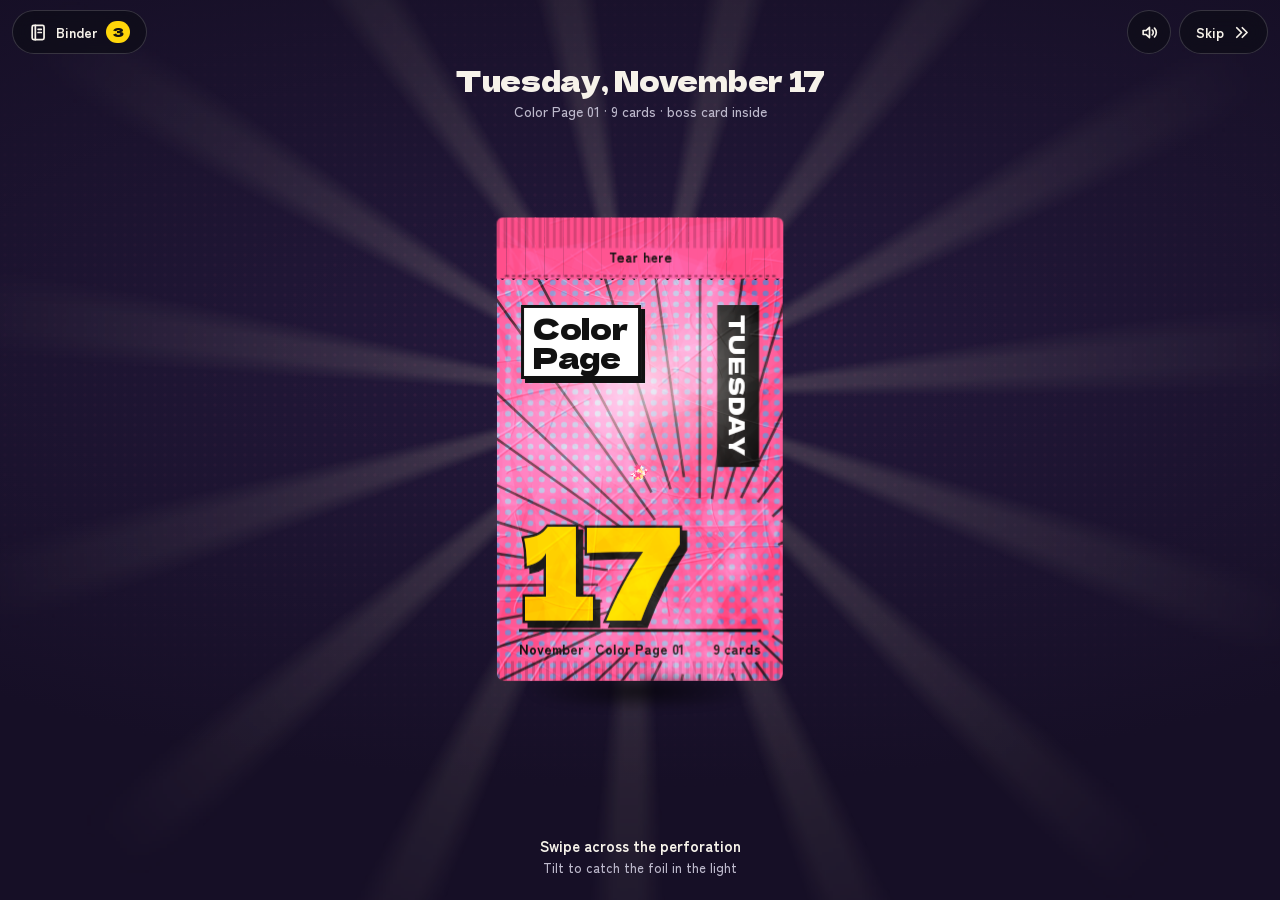
<file: docs/demo.html>
<!doctype html>
<html lang="en">
<head>
<meta charset="utf-8">
<meta name="viewport" content="width=device-width, initial-scale=1, viewport-fit=cover">
<meta name="theme-color" content="#121218">
<title>Morning Brief</title>
<link rel="preconnect" href="https://fonts.googleapis.com">
<link rel="preconnect" href="https://fonts.gstatic.com" crossorigin>
<link href="https://fonts.googleapis.com/css2?family=Dela+Gothic+One&family=Shippori+Mincho+B1:wght@600;800&family=Zen+Kaku+Gothic+New:wght@400;500;700;900&display=swap" rel="stylesheet">
<style>
:root{
  --night:#121218; --night-2:#1d1d28; --on-night:#f6f2ea; --on-night-soft:#bdb9cc; --line-night:rgba(255,255,255,.16);
  --ink:#111; --paper:#fff; --washi:#f3e9d3; --indigo:#1b2340;
  --boss:#ff2b2b; --boss-deep:#b3121a;
  --ease-out:cubic-bezier(.16,1,.3,1); --ease-io:cubic-bezier(.65,0,.35,1);
  --display:"Dela Gothic One",sans-serif; --text:"Zen Kaku Gothic New",sans-serif; --mincho:"Shippori Mincho B1",serif;
  --safe-t:env(safe-area-inset-top); --safe-b:env(safe-area-inset-bottom);
}
body.s-color{--night:#160f26;--night-2:#241a3d}
body.s-woodcut{--night:#0e1530;--night-2:#18244a}
*{box-sizing:border-box;margin:0}
html{background:var(--night);-webkit-text-size-adjust:100%;overflow:hidden;height:100%}
body{height:100%;overflow:hidden;font-family:var(--text);color:var(--on-night);font-size:16px;line-height:1.45;background:var(--night);
  -webkit-user-select:none;user-select:none;-webkit-tap-highlight-color:transparent}
body::before{content:"";position:fixed;inset:0;pointer-events:none;
  background:radial-gradient(120% 70% at 50% 38%,var(--night-2),var(--night) 70%),var(--night)}
body::after{content:"";position:fixed;inset:0;pointer-events:none;opacity:.5;
  background-image:radial-gradient(rgba(255,255,255,.07) 1.1px,transparent 1.5px);background-size:8px 8px;
  -webkit-mask:radial-gradient(90% 60% at 50% 40%,#000,transparent 85%);mask:radial-gradient(90% 60% at 50% 40%,#000,transparent 85%)}
body.s-color::after{background-image:radial-gradient(rgba(255,79,139,.16) 1.4px,transparent 1.8px);background-size:10px 10px}
body.s-woodcut::after{opacity:.35;background-image:var(--wave-bg);background-size:44px 22px}
::selection{background:#ffd60a;color:#111}
:focus-visible{outline:3px solid #ffd60a;outline-offset:3px;border-radius:12px}
button{font:inherit;color:inherit;background:none;border:0;cursor:pointer;-webkit-tap-highlight-color:transparent}
a{color:inherit;text-underline-offset:3px}
.sr{position:absolute;width:1px;height:1px;overflow:hidden;clip:rect(0 0 0 0);white-space:nowrap}
svg{display:block}

/* ---------- top bar ---------- */
.bar{position:fixed;z-index:80;left:12px;right:12px;top:calc(10px + var(--safe-t));display:flex;align-items:center;gap:8px;pointer-events:none}
.bar>*{pointer-events:auto}
.bar .grow{flex:1}
.pill{display:inline-flex;align-items:center;justify-content:center;gap:8px;height:44px;padding:0 16px;border-radius:999px;white-space:nowrap;
  background:rgba(12,12,20,.62);color:var(--on-night);font-weight:700;font-size:14px;border:1.5px solid var(--line-night);
  -webkit-backdrop-filter:blur(10px);backdrop-filter:blur(10px);transition:transform .15s var(--ease-out),background .2s}
.pill:active{transform:scale(.95)}
.pill svg{width:19px;height:19px}
.pill.icon{width:44px;padding:0}
.pill .off{display:none}
.pill[aria-pressed="true"] .on{display:none}
.pill[aria-pressed="true"] .off{display:block}
.pill .num{font-family:var(--display);font-weight:400;font-size:13px;min-width:1.4em;height:22px;padding:0 6px;border-radius:999px;background:#ffd60a;color:#111;display:inline-grid;place-items:center}

/* ---------- stage ---------- */
.stage{position:fixed;inset:0;z-index:10;touch-action:none;overflow:hidden}
.view-hand .stage,.view-binder .stage{visibility:hidden}
#sparks{position:fixed;inset:0;width:100%;height:100%;pointer-events:none;z-index:30}
.rays{position:absolute;left:50%;top:44%;width:180vmax;height:180vmax;margin:-90vmax 0 0 -90vmax;pointer-events:none;opacity:0;
  display:block;
  animation:spin 60s linear infinite}
.rays.halo{animation:breath 4.6s var(--ease-io) infinite alternate}
.rays.ring{animation:breath 5.2s var(--ease-io) infinite alternate}
@keyframes spin{to{transform:rotate(360deg)}}
@keyframes breath{from{transform:scale(.92)}to{transform:scale(1.06)}}
.headline{position:absolute;left:0;right:0;top:calc(66px + var(--safe-t));text-align:center;padding:0 24px;pointer-events:none;transition:opacity .4s var(--ease-out)}
.headline b{display:block;font-family:var(--display);font-weight:400;font-size:clamp(22px,6.6vw,28px);line-height:1.05;letter-spacing:-.01em}
.headline span{display:block;margin-top:6px;font-size:14px;font-weight:500;color:var(--on-night-soft)}
.hintline{position:absolute;left:0;right:0;bottom:calc(22px + var(--safe-b));text-align:center;font-size:15px;font-weight:700;color:var(--on-night);pointer-events:none;transition:opacity .3s}
.hintline small{display:block;font-weight:500;font-size:13px;color:var(--on-night-soft);margin-top:2px}

/* ---------- the foil pack ---------- */
.pack-wrap{position:absolute;left:50%;top:50%;width:var(--pw);height:calc(var(--pw) * 1.62);margin-left:calc(var(--pw) / -2);margin-top:calc(var(--pw) * -.81);
  perspective:900px;z-index:20;--pw:min(68vw,286px,calc((100svh - 230px) / 1.62));--rx:0deg;--ry:0deg;--gx:50%;--gy:26%;--px:0px;--py:0px;--glow:0;--glowc:255,214,10}
.pack-move{position:absolute;inset:0;transform-style:preserve-3d;will-change:transform}
.pack-floor{position:absolute;left:10%;right:10%;bottom:-30px;height:40px;border-radius:50%;background:radial-gradient(closest-side,rgba(0,0,0,.6),rgba(0,0,0,0));transform:translateX(calc(var(--ry) * -1.6)) scaleX(calc(1 - var(--rx) / 60deg));filter:blur(3px)}
.pack{position:absolute;inset:0;transform:rotateX(var(--rx)) rotateY(var(--ry));transform-style:preserve-3d;touch-action:none;cursor:grab;container-type:inline-size;--p:calc(100cqw / 286)}
.pack-body{position:absolute;left:0;right:0;top:12.4%;bottom:0;border-radius:0 0 calc(var(--p)*7) calc(var(--p)*7);overflow:hidden;background:var(--pk);color:var(--pk-ink);transform:translateZ(1px);
  -webkit-mask:conic-gradient(from 135deg at top,#0000,#000 1deg 89deg,#0000 90deg) top/calc(var(--p)*11) calc(var(--p)*12) repeat-x,linear-gradient(#000,#000) bottom/100% calc(100% - var(--p)*11) no-repeat;
  mask:conic-gradient(from 135deg at top,#0000,#000 1deg 89deg,#0000 90deg) top/calc(var(--p)*11) calc(var(--p)*12) repeat-x,linear-gradient(#000,#000) bottom/100% calc(100% - var(--p)*11) no-repeat}
.crimp{position:absolute;left:0;right:0;bottom:0;height:calc(var(--p)*20);background:repeating-linear-gradient(90deg,rgba(0,0,0,.16) 0 calc(var(--p)*3),transparent calc(var(--p)*3) calc(var(--p)*7))}
.foilx{position:absolute;inset:-12%;pointer-events:none;mix-blend-mode:overlay;opacity:.8;background-image:var(--crinkle);background-size:cover;transform:translate(calc(var(--ry) * 2.4),calc(var(--rx) * -2.4))}
.foilx.b{mix-blend-mode:soft-light;opacity:.9;transform:translate(calc(var(--ry) * -3.4),calc(var(--rx) * 3.4)) scale(1.25) rotate(17deg)}
.pglare{position:absolute;inset:0;pointer-events:none;mix-blend-mode:screen;background:radial-gradient(70% 46% at var(--gx) var(--gy),rgba(255,244,232,.6),rgba(255,244,232,.14) 45%,rgba(255,244,232,0) 72%)}
.psweep{position:absolute;inset:-20% -60%;pointer-events:none;mix-blend-mode:screen;opacity:0;background:linear-gradient(105deg,transparent 40%,rgba(255,255,255,.75) 50%,transparent 60%)}
.pedge{position:absolute;inset:0;pointer-events:none;box-shadow:inset calc(var(--ry) * -.35) calc(var(--rx) * .35) 0 rgba(255,255,255,.3),inset calc(var(--ry) * .5) calc(var(--rx) * -.5) 14px rgba(0,0,0,.28)}
.pprint{position:absolute;inset:0;transform:translate(var(--px),var(--py))}
.pprint svg.pp-art{position:absolute;left:-6%;top:-5%;width:112%;height:110%}
.pp-title{position:absolute;left:calc(var(--p)*24);top:calc(var(--p)*30);font-family:var(--display);font-size:calc(var(--p)*29);line-height:.98;letter-spacing:-.01em;color:#111;background:#fff;padding:calc(var(--p)*5) calc(var(--p)*9) calc(var(--p)*6);border:calc(var(--p)*3) solid #111;box-shadow:calc(var(--p)*4) calc(var(--p)*4) 0 #111}
.pp-sfx{position:absolute;left:calc(var(--p)*28);bottom:calc(var(--p)*186);font-family:var(--display);font-size:calc(var(--p)*34);line-height:1;-webkit-text-stroke:calc(var(--p)*4) #111;paint-order:stroke;transform:rotate(-11deg);filter:drop-shadow(calc(var(--p)*3) calc(var(--p)*3) 0 #111)}
.pp-tab{position:absolute;right:calc(var(--p)*24);top:calc(var(--p)*30);writing-mode:vertical-rl;font-family:var(--display);font-size:calc(var(--p)*21);letter-spacing:.06em;background:#111;color:#fff;padding:calc(var(--p)*10) calc(var(--p)*6)}
.pp-day{position:absolute;left:calc(var(--p)*22);bottom:calc(var(--p)*64);font-family:var(--display);font-size:calc(var(--p)*128);line-height:.8;letter-spacing:-.04em;color:var(--pk-day,#fff);-webkit-text-stroke:calc(var(--p)*5) #111;paint-order:stroke;filter:drop-shadow(calc(var(--p)*5) calc(var(--p)*5) 0 #111)}
.pp-foot span{white-space:nowrap}
.pp-foot{position:absolute;left:calc(var(--p)*22);right:calc(var(--p)*22);bottom:calc(var(--p)*22);display:flex;justify-content:space-between;border-top:calc(var(--p)*3) solid currentColor;padding-top:calc(var(--p)*8);font-weight:900;font-size:calc(var(--p)*13.5)}
.s-woodcut .pp-title{font-family:var(--mincho);font-weight:800}
.pk-wood .pp-panel{position:absolute;left:calc(var(--p)*14);right:calc(var(--p)*14);top:calc(var(--p)*16);bottom:calc(var(--p)*16);background:var(--washi);border:calc(var(--p)*3) solid var(--indigo);overflow:hidden}
.pk-wood .pp-day{color:var(--indigo);-webkit-text-stroke:0;filter:none;font-family:var(--mincho);font-weight:800;font-size:calc(var(--p)*116);left:calc(var(--p)*28);top:calc(var(--p)*58);bottom:auto;letter-spacing:-.02em}
.pk-wood .pp-tab{background:var(--washi);color:var(--indigo);border:calc(var(--p)*2.5) solid var(--indigo);font-family:var(--mincho);font-weight:800;right:calc(var(--p)*28);top:calc(var(--p)*34)}
.pk-wood .pp-title{left:calc(var(--p)*30);top:calc(var(--p)*190);font-size:calc(var(--p)*21);color:var(--indigo);background:none;border:0;box-shadow:none;padding:0}
.pk-wood .pp-foot{left:calc(var(--p)*30);right:calc(var(--p)*30);bottom:calc(var(--p)*32);color:var(--washi);border-color:var(--washi)}
.pk-wood .pp-seal{position:absolute;right:calc(var(--p)*30);bottom:calc(var(--p)*70);width:calc(var(--p)*58);height:calc(var(--p)*58);border:calc(var(--p)*3) solid #c8302c;color:#c8302c;background:var(--washi);border-radius:calc(var(--p)*6);transform:rotate(-5deg);display:grid;place-items:center;text-align:center;font-family:var(--mincho);font-weight:800;font-size:calc(var(--p)*12.5);line-height:1.05}
/* the strip above the perforation: one painted canvas, sliced so it can tear in 3D */
.strip{position:absolute;left:0;right:0;top:0;height:13.2%;transform-style:preserve-3d;transform:translateZ(2px)}
.slice{position:absolute;top:0;height:100%;transform-style:preserve-3d;will-change:transform}
.slice>i{position:absolute;inset:0;backface-visibility:hidden;-webkit-backface-visibility:hidden;background-repeat:no-repeat}
.slice>i.sb{transform:rotateX(180deg);background:linear-gradient(180deg,#d9dbe2,#f7f8fb 40%,#b9bcc8 75%,#e9eaf0)}
.slice>i.sh{background:linear-gradient(180deg,rgba(255,255,255,var(--hl,0)),rgba(0,0,0,var(--dk,0)));pointer-events:none}
.strip.gone{pointer-events:none}
.mouth{position:absolute;left:3%;right:3%;top:10.8%;height:calc(var(--p)*26);border-radius:50%;background:radial-gradient(closest-side,rgba(var(--glowc),calc(.25 + var(--glow) * .75)),rgba(0,0,0,.85) 70%,transparent);opacity:0;transform:translateZ(.5px)}
.stack{position:absolute;left:8.5%;right:8.5%;top:4.2%;height:46%;transform:translateZ(-1px);pointer-events:none}
.stack .tcb{position:absolute;left:0;right:0;top:0;width:100%;aspect-ratio:63/88}
.stack .tcb:nth-child(1){transform:translate(3%,5%) rotate(2.2deg)}
.stack .tcb:nth-child(2){transform:translate(-2%,2.5%) rotate(-1.6deg)}
.glowup{position:absolute;left:-10%;right:-10%;top:-28%;height:60%;pointer-events:none;opacity:var(--glow);mix-blend-mode:screen;
  background:radial-gradient(50% 55% at 50% 62%,rgba(var(--glowc),.85),rgba(var(--glowc),.25) 45%,rgba(var(--glowc),0) 72%);transform:translateZ(3px)}
.tear-zone{position:absolute;left:-10%;right:-10%;top:-34px;height:calc(13.2% + 56px);z-index:5;transform:translateZ(4px);touch-action:none;cursor:ew-resize}
.swipe-dot{position:absolute;left:5%;top:calc(13.2% - 12px);width:24px;height:24px;margin-left:-12px;border-radius:50%;background:rgba(255,255,255,.95);box-shadow:0 0 0 6px rgba(255,255,255,.28),0 3px 8px rgba(0,0,0,.3);opacity:0;pointer-events:none;transform:translateZ(5px)}
.pull-zone{position:absolute;left:0;right:0;top:-40%;height:62%;transform:translateZ(6px);touch-action:none;display:none;cursor:grab}
.phase-draw .pull-zone{display:block}
.flake{position:fixed;left:0;top:0;width:8px;height:6px;border-radius:2px;z-index:40;pointer-events:none}

/* ---------- draw stage controls ---------- */
.cta{position:fixed;left:50%;bottom:calc(18px + var(--safe-b));z-index:60;transform:translateX(-50%);display:none;align-items:center;gap:10px;height:56px;padding:0 26px 0 20px;border-radius:999px;
  background:#fff;color:#111;font-weight:900;font-size:16.5px;white-space:nowrap;border:3px solid #111;box-shadow:0 10px 24px rgba(0,0,0,.4);transition:transform .15s var(--ease-out)}
.cta:active{transform:translateX(-50%) scale(.96)}
.cta svg{width:22px;height:22px}
.cta.on{display:inline-flex}
.cta small{font-weight:700;font-size:13px;color:#555;margin-left:2px}
.minihand{position:fixed;left:14px;top:calc(8px + var(--safe-t));z-index:85;height:50px;width:110px;pointer-events:none;opacity:0;transition:opacity .3s}
.phase-draw .minihand,.phase-reveal .minihand{opacity:1}
.minihand i{position:absolute;top:2px;left:4px;width:32px;height:44px;border-radius:5px;border:2px solid #111;background:#fff;transform-origin:50% 140%;box-shadow:0 3px 8px rgba(0,0,0,.35)}
.minihand i::after{content:"";position:absolute;left:3px;right:3px;top:3px;height:12px;border-radius:2px;background:var(--h,#ddd)}
.minihand b{position:absolute;left:66px;top:14px;font-family:var(--display);font-weight:400;font-size:15px;color:var(--on-night);white-space:nowrap}
.banner{position:fixed;right:20px;top:calc(64px + var(--safe-t));z-index:58;text-align:right;pointer-events:none;opacity:0}
.banner b{display:inline-block;font-family:var(--display);font-weight:400;font-size:20px;line-height:1;padding:8px 14px 9px;background:#111;color:#fff;border:2.5px solid #fff;transform:rotate(-2deg)}
.banner.r5 b{background:var(--boss);color:#111;border-color:#111;font-size:24px}
.banner.r4 b{background:#ffd60a;color:#111;border-color:#111}
.shake{animation:shake .5s cubic-bezier(.36,.07,.19,.97)}
@keyframes shake{10%,90%{transform:translate(-2px,1px)}20%,80%{transform:translate(4px,-2px)}30%,50%,70%{transform:translate(-7px,2px)}40%,60%{transform:translate(7px,-1px)}}
.flash{position:fixed;inset:0;z-index:35;pointer-events:none;opacity:0}

/* ---------- trading card ---------- */
.tc{position:absolute;left:0;top:0;width:var(--cw,300px);aspect-ratio:63/88;container-type:inline-size;--k:calc(100cqw / 300);--rx:0deg;--ry:0deg;--flip:0deg;--mx:50%;--my:50%;--lift:0}
.tc .ci{position:absolute;inset:0;transform-style:preserve-3d;transform:perspective(calc(var(--k) * 820)) rotateX(var(--rx)) rotateY(calc(var(--ry) + var(--flip)))}
.tc::before{content:"";position:absolute;left:2%;right:2%;top:4%;bottom:-9%;border-radius:18%;background:radial-gradient(closest-side,rgba(0,0,0,.55),rgba(0,0,0,.28) 55%,rgba(0,0,0,0));opacity:var(--so,1);transform:translate(calc(var(--ryn, 0) * -.9 * var(--k)),calc((10 + var(--rxn, 0) * -.7) * var(--k))) scale(calc(.97 + var(--lift) * .03));pointer-events:none}
.tc .rim{position:absolute;inset:0;border-radius:calc(var(--k)*14);backface-visibility:hidden;-webkit-backface-visibility:hidden;background:#fff}
.tc .rim.b{transform:rotateY(180deg)}
.tc .ci>.face{inset:calc(var(--k)*6)}
.tc.s-woodcut .rim{background:#efe3c8}
.rim-holo .rim{background:linear-gradient(calc(115deg + var(--ry) * 4),#ff8ad8,#8eecff 18%,#d2b4ff 34%,#fff1a0 50%,#ffb3e6 66%,#8eecff 82%,#ff8ad8);background-size:260% 100%;background-position:var(--mx) 0}
.rim-chrome .rim{background:linear-gradient(calc(105deg + var(--ry) * 5),#8d93a3,#f4f6fa 22%,#9aa0ae 38%,#ffffff 54%,#7f8595 72%,#e6e8ee);background-size:240% 100%;background-position:var(--mx) 0}
.rim-gold .rim{background:linear-gradient(calc(110deg + var(--ry) * 5),#b07a1c,#ffe9a0 24%,#d39a30 42%,#fff4c8 58%,#a8701a 78%,#f7d27a);background-size:240% 100%;background-position:var(--mx) 0}
.rim-boss .rim{background:linear-gradient(calc(115deg + var(--ry) * 4),#ff2b2b,#ffb38a 30%,#ff2b2b 50%,#ffd36b 70%,#ff2b2b);background-size:240% 100%;background-position:var(--mx) 0}
.tc .tex{position:absolute;inset:0;pointer-events:none;opacity:0}
.tex-grain .tex{background:var(--tex-grain);background-size:160px;mix-blend-mode:multiply;opacity:.16}
.tex-linen .tex{background:var(--tex-linen);background-size:120px;mix-blend-mode:multiply;opacity:.55}
.tex-emboss .tex{background:var(--tex-emboss);background-size:110px;mix-blend-mode:overlay;opacity:.32}
.tc .wear{position:absolute;inset:0;pointer-events:none;background-image:var(--wear-scr),var(--wear-dust);background-size:100% 100%;mix-blend-mode:multiply;opacity:min(.85,calc(var(--w) * 1.25));-webkit-mask:linear-gradient(rgba(0,0,0,.16) 0 15%,#000 18% 44%,rgba(0,0,0,.14) 48%);mask:linear-gradient(rgba(0,0,0,.16) 0 15%,#000 18% 44%,rgba(0,0,0,.14) 48%)}
.tc .chips{position:absolute;inset:calc(var(--k)*-1);pointer-events:none;background:var(--wear-edge);background-size:100% 100%;opacity:clamp(0,calc((var(--w) - .12) * 1.8),.95)}
.tc .wear::before{content:"";position:absolute;inset:0;background:var(--crease);background-size:100% 100%;mix-blend-mode:normal;opacity:var(--cr)}
.tc .face{position:absolute;inset:0;backface-visibility:hidden;-webkit-backface-visibility:hidden;border-radius:calc(var(--k)*10);overflow:hidden}
.tc .back{transform:rotateY(180deg)}
.tc .front{display:flex;flex-direction:column;background:#fff;color:#111;border:calc(var(--k)*6.5) solid #111}
.tc .hd{position:relative;display:grid;grid-template-columns:1fr auto;align-items:center;gap:0 calc(var(--k)*8);min-height:calc(var(--k)*66);padding:calc(var(--k)*9) calc(var(--k)*11) calc(var(--k)*9);border-bottom:calc(var(--k)*4) solid #111}
.tc .ty{grid-column:1 / -1;display:flex;align-items:center;gap:calc(var(--k)*5);font-weight:900;font-size:calc(var(--k)*11.5);line-height:1;margin-bottom:calc(var(--k)*6)}
.tc .ty svg{width:calc(var(--k)*14);height:calc(var(--k)*14)}
.tc .nm{font-family:var(--display);font-weight:400;font-size:calc(var(--k)*21);line-height:1.03;letter-spacing:-.005em;hyphens:auto;-webkit-hyphens:auto;overflow-wrap:anywhere;text-wrap:balance}
.tc.long .nm{font-size:calc(var(--k)*17.5)}
.tc.hd-stack .hd{grid-template-columns:1fr}
.tc.hd-stack .val{justify-self:start;margin-top:calc(var(--k)*7);transform:rotate(-2deg)}
.tc.hd-stack .val small{display:inline;margin:0 0 0 calc(var(--k)*6)}
.tc.hd-stack .art{height:calc(var(--k)*98)}
.tc.s-woodcut.hd-stack .art{height:calc(var(--k)*90)}
.tc .val{justify-self:end;text-align:center;font-family:var(--display);font-weight:400;font-size:calc(var(--k)*26);line-height:.9;white-space:nowrap;padding:calc(var(--k)*6) calc(var(--k)*8) calc(var(--k)*5);background:var(--h);border:calc(var(--k)*3) solid #111;transform:rotate(-3deg);box-shadow:calc(var(--k)*3) calc(var(--k)*3) 0 #111;}
.tc .val small{display:block;font-family:var(--text);font-weight:900;font-size:calc(var(--k)*10.5);line-height:1.1;margin-top:calc(var(--k)*3)}
.tc .art{position:relative;height:calc(var(--k)*118);flex:none;overflow:hidden;border-bottom:calc(var(--k)*4) solid #111;background:#fff}
.tc .art svg{position:absolute;inset:0;width:100%;height:100%}
.tc .tag{position:absolute;left:calc(var(--k)*8);top:calc(var(--k)*8);z-index:2;display:flex;align-items:center;gap:calc(var(--k)*5);background:#111;color:#fff;font-weight:900;font-size:calc(var(--k)*12);line-height:1;padding:calc(var(--k)*4) calc(var(--k)*8) calc(var(--k)*5) calc(var(--k)*6)}
.tc .tag svg{position:static;width:calc(var(--k)*13);height:calc(var(--k)*13)}
.tc.s-woodcut .tag{background:var(--washi);color:var(--indigo);border:calc(var(--k)*1.6) solid var(--indigo);font-weight:700}
.k-boss .tag{background:#111;color:#fff}
.k-boss.s-woodcut .tag{background:#c8302c;color:#fdf2e3;border-color:#1b2340}
.tc .seal{display:none}
.tc.s-woodcut .seal{position:absolute;right:calc(var(--k)*8);bottom:calc(var(--k)*8);z-index:2;width:calc(var(--k)*46);height:calc(var(--k)*46);display:grid;place-content:center;justify-items:center;gap:calc(var(--k)*1);border:calc(var(--k)*2.5) solid #c8302c;border-radius:calc(var(--k)*5);color:#c8302c;background:rgba(243,233,211,.9);transform:rotate(-6deg);font-family:var(--mincho);font-weight:800;font-size:calc(var(--k)*13);line-height:1}
.tc.s-woodcut .seal svg{position:static;display:inline-block;width:calc(var(--k)*10);height:calc(var(--k)*10);vertical-align:0}
.tc.s-woodcut .seal small{font-size:calc(var(--k)*10.5);margin-top:calc(var(--k)*2)}
.tc .ln{display:flex;justify-content:space-between;gap:calc(var(--k)*8);padding:calc(var(--k)*7) calc(var(--k)*11) 0;font-weight:700;font-size:calc(var(--k)*12);line-height:1.2}
.tc .ln span:last-child{text-align:right}
.tc .rows{list-style:none;padding:calc(var(--k)*6) calc(var(--k)*10) 0;display:grid;gap:calc(var(--k)*6)}
.tc .rows li{display:grid;grid-template-columns:calc(var(--k)*27) 1fr;gap:calc(var(--k)*8);align-items:center;border:calc(var(--k)*2.5) solid #111;border-radius:calc(var(--k)*9);padding:calc(var(--k)*4.5) calc(var(--k)*8) calc(var(--k)*4.5) calc(var(--k)*6);background:#fff}
.tc .rows i{width:calc(var(--k)*27);height:calc(var(--k)*27);border-radius:50%;display:grid;place-items:center;background:var(--h);border:calc(var(--k)*2.5) solid #111}
.tc .rows i svg{width:calc(var(--k)*14);height:calc(var(--k)*14)}
.tc .rows b{display:block;font-weight:900;font-size:calc(var(--k)*13.5);line-height:1.15}
.tc .rows span{display:block;font-size:calc(var(--k)*12);font-weight:500;line-height:1.2}
.tc .st{margin:auto calc(var(--k)*10) 0;display:grid;grid-template-columns:repeat(3,1fr);gap:calc(var(--k)*8)}
.tc .st div{border-top:calc(var(--k)*2.5) solid #111;padding-top:calc(var(--k)*3);font-size:calc(var(--k)*11.5);font-weight:500;line-height:1.15;min-width:0}
.tc .st b{display:block;font-size:calc(var(--k)*13);font-weight:900;white-space:nowrap;overflow:hidden;text-overflow:ellipsis}
.tc .ft{display:flex;justify-content:space-between;align-items:center;margin:calc(var(--k)*5) calc(var(--k)*10) calc(var(--k)*7);font-size:calc(var(--k)*11.5);font-weight:700;line-height:1}
.tc .rar{display:flex;gap:calc(var(--k)*2)}
.tc .rar svg{width:calc(var(--k)*11);height:calc(var(--k)*11)}
/* foil + glare live above the print */
.tc .fx{position:absolute;inset:0;pointer-events:none;border-radius:inherit}
.tc .glare{position:absolute;inset:0;pointer-events:none;mix-blend-mode:screen;opacity:calc(.25 + var(--lift) * .5);
  background:radial-gradient(60% 45% at var(--mx) var(--my),rgba(255,255,255,.55),rgba(255,255,255,0) 70%)}
.f-holo .fx{mix-blend-mode:multiply;opacity:.62;background:
  linear-gradient(115deg,transparent calc(var(--mx) - 30%),rgba(255,255,255,.0) calc(var(--mx) - 6%),rgba(255,255,255,.9) var(--mx),transparent calc(var(--mx) + 12%)),
  repeating-linear-gradient(62deg,rgba(255,255,255,.3) 0 1px,rgba(255,255,255,0) 1px 4px),
  linear-gradient(100deg,#ff8ad8 0%,#8eecff 16%,#d2b4ff 32%,#fff1a0 48%,#ffb3e6 64%,#8eecff 80%,#ff8ad8 100%);
  background-size:100% 100%,100% 100%,300% 100%;background-position:0 0,0 0,calc(var(--mx) * 1.6) 0;
  -webkit-mask:linear-gradient(#000 0 58%,rgba(0,0,0,.35) 70%);mask:linear-gradient(#000 0 58%,rgba(0,0,0,.35) 70%)}
.f-chrome .fx{mix-blend-mode:multiply;opacity:.7;background:repeating-linear-gradient(calc(100deg + var(--ryn, 0) * 1deg),#f4f5f8 0,#b6bac6 14%,#ffffff 22%,#8f95a5 34%,#e8eaf0 46%,#f4f5f8 50%);background-size:220% 220%;background-position:var(--mx) var(--my);
  -webkit-mask:linear-gradient(#000 0 56%,rgba(0,0,0,.3) 68%);mask:linear-gradient(#000 0 56%,rgba(0,0,0,.3) 68%)}
.f-chrome .glare{opacity:calc(.5 + var(--lift) * .5)}
.f-gold .fx{mix-blend-mode:multiply;opacity:.6;background:linear-gradient(calc(110deg + var(--ryn, 0) * 1.2deg),#ffd77a 0%,#fff6d2 22%,#e2a83e 40%,#fff1b8 58%,#c98d2a 78%,#ffe9a0 100%);background-size:200% 100%;background-position:var(--mx) 0;
  -webkit-mask:linear-gradient(#000 0 56%,rgba(0,0,0,.3) 68%);mask:linear-gradient(#000 0 56%,rgba(0,0,0,.3) 68%)}
.f-glitter .fx{background-image:var(--glitter-c);background-size:190px 190px;background-position:calc(var(--mx) * -.6) calc(var(--my) * -.6);mix-blend-mode:multiply;opacity:.8;
  -webkit-mask:radial-gradient(70% 60% at var(--mx) var(--my),#000,rgba(0,0,0,.25));mask:radial-gradient(70% 60% at var(--mx) var(--my),#000,rgba(0,0,0,.25))}
.f-boss .fx{mix-blend-mode:multiply;opacity:.55;background:
  linear-gradient(115deg,transparent calc(var(--mx) - 24%),rgba(255,255,255,.95) var(--mx),transparent calc(var(--mx) + 14%)),
  linear-gradient(100deg,#ff7a59 0%,#ffd36b 20%,#ff5f9e 40%,#ffb38a 60%,#ff7a59 80%,#ffd36b 100%);background-size:100% 100%,300% 100%;background-position:0 0,calc(var(--mx) * 1.6) 0;
  -webkit-mask:linear-gradient(#000 0 38%,transparent 46%);mask:linear-gradient(#000 0 38%,transparent 46%)}
.f-boss .glare,.f-holo .glare{-webkit-mask:linear-gradient(#000 0 40%,rgba(0,0,0,.12) 48%);mask:linear-gradient(#000 0 40%,rgba(0,0,0,.12) 48%)}
.f-chrome .art svg{filter:grayscale(1) contrast(1.15)}
.tc .stamp{position:absolute;left:50%;top:47%;z-index:6;transform:translate(-50%,-50%) rotate(-14deg) scale(var(--stamp,0));opacity:var(--stamp,0);pointer-events:none;
  font-family:var(--display);font-weight:400;font-size:calc(var(--k)*30);color:#e0252b;border:calc(var(--k)*4.5) solid #e0252b;border-radius:calc(var(--k)*10);padding:calc(var(--k)*4) calc(var(--k)*14) calc(var(--k)*5);display:flex;align-items:center;gap:calc(var(--k)*8);background:rgba(255,255,255,.82);letter-spacing:.02em}
.tc .stamp svg{width:calc(var(--k)*26);height:calc(var(--k)*26)}
.tc.is-done{--stamp:1}

/* series: Chapter (black and white with one spot colour) */
.tc.s-chapter .art .m-sl{stroke:#111;stroke-width:1.6}
.tc.s-chapter .art .m-pp{fill:#fff;stroke:#111;stroke-width:3.5}
.tc.s-chapter .art .m-ln{stroke:#111;stroke-width:3.5;fill:none}
.tc.s-chapter .art .m-ac{fill:var(--h);stroke:#111;stroke-width:3.5}
.tc.s-chapter .art .m-ar{stroke:#111;stroke-width:7;fill:none}
.tc.s-chapter .art .m-tn{fill:url(#tone-k)}
.tc.s-chapter .art .m-bg{fill:#fff}
.tc.s-chapter .art .m-hi{fill:#fff}
/* series: Color Page (colour tones, slanted panel, colour offset) */
.tc.s-color .rim{box-shadow:calc(var(--k)*8) calc(var(--k)*8) 0 var(--h)}
.tc.s-color .hd{background:radial-gradient(circle at 100% 0,var(--h) calc(var(--k)*1.4),transparent calc(var(--k)*1.8)) 0 0/calc(var(--k)*8) calc(var(--k)*8),var(--hl)}
.tc.s-color .val{background:none;border:0;box-shadow:none;padding:0 calc(var(--k)*2);color:#111;font-size:calc(var(--k)*31);transform:rotate(-4deg)}
.tc.s-color .val .vn{display:block;color:#fff;-webkit-text-stroke:calc(var(--k)*4.5) #111;paint-order:stroke;filter:drop-shadow(calc(var(--k)*3) calc(var(--k)*3) 0 #111)}
.tc.s-color .val small{color:#111;background:rgba(255,255,255,.92);display:inline-block;padding:calc(var(--k)*1) calc(var(--k)*5);border-radius:calc(var(--k)*3);margin-top:calc(var(--k)*4)}
.k-boss.s-color .val{color:#fff}
.tc.s-color .art{clip-path:polygon(0 0,100% 0,100% 80%,0 100%);margin-bottom:calc(var(--k)*-20);border-bottom:0;background:var(--hl)}
.tc.s-color .art::after{content:"";position:absolute;left:0;right:0;bottom:0;height:calc(var(--k)*30);background:linear-gradient(to top right,#111 calc(50% - var(--k)*2),transparent calc(50% - var(--k)*2 + 1px));opacity:0}
.tc.s-color .ln{position:relative;z-index:1;padding-top:calc(var(--k)*24)}
.tc.s-color .rows li{box-shadow:calc(var(--k)*2.5) calc(var(--k)*2.5) 0 var(--h)}
.tc.s-color .art .m-sl{stroke:#111;stroke-width:1.6}
.tc.s-color .art .m-pp{fill:#fff;stroke:#111;stroke-width:3.5}
.tc.s-color .art .m-ln{stroke:#111;stroke-width:3.5;fill:none}
.tc.s-color .art .m-ac{fill:var(--h);stroke:#111;stroke-width:3.5}
.tc.s-color .art .m-ar{stroke:#111;stroke-width:7;fill:none}
.tc.s-color .art .m-tn{fill:var(--tone-url)}
.tc.s-color .art .m-bg{fill:var(--hl)}
.tc.s-color .art .m-hi{fill:#fff}
/* series: Woodcut (washi, indigo keyline, flat woodblock colour) */
.tc.s-woodcut .front{background:var(--washi);color:var(--indigo);border-color:var(--indigo);border-width:calc(var(--k)*5);border-radius:calc(var(--k)*8);padding:calc(var(--k)*6)}
.tc.s-woodcut .front>.inner{position:absolute;inset:calc(var(--k)*6);border:calc(var(--k)*1.6) solid var(--indigo);pointer-events:none}
.tc.s-woodcut .hd{border-bottom:calc(var(--k)*1.6) solid var(--indigo);padding:calc(var(--k)*6) calc(var(--k)*7) calc(var(--k)*6)}
.tc.s-woodcut .nm{font-family:var(--mincho);font-weight:800;font-size:calc(var(--k)*21);line-height:1.05}
.tc.s-woodcut.long .nm{font-size:calc(var(--k)*17.5)}
.tc.s-woodcut .val{font-family:var(--mincho);font-weight:800;font-size:calc(var(--k)*27);transform:none;box-shadow:none;border:0;border-radius:calc(var(--k)*3);background:var(--h);color:var(--on-h);padding:calc(var(--k)*6) calc(var(--k)*9)}
.tc.s-woodcut .ty{font-weight:700}
.tc.s-woodcut .art{border-bottom:calc(var(--k)*1.6) solid var(--indigo);height:calc(var(--k)*114)}
.tc.s-woodcut .ln{padding:calc(var(--k)*6) calc(var(--k)*7) 0;font-weight:500;color:#3a3f57}
.tc.s-woodcut .rows{padding:calc(var(--k)*5) calc(var(--k)*7) 0;gap:calc(var(--k)*4)}
.tc.s-woodcut .rows li{border:0;border-bottom:calc(var(--k)*1) solid rgba(27,35,64,.35);border-radius:0;background:none;padding:calc(var(--k)*3) 0 calc(var(--k)*6)}
.tc.s-woodcut .rows i{border:0;color:var(--on-h)}
.tc.s-woodcut .rows span{color:#3a3f57}
.tc.s-woodcut .st{margin:auto calc(var(--k)*7) 0}
.tc.s-woodcut .st div{border-top:calc(var(--k)*1.6) solid var(--indigo);color:#3a3f57}
.tc.s-woodcut .st b{font-family:var(--mincho);font-weight:800;color:var(--indigo)}
.tc.s-woodcut .ft{margin:calc(var(--k)*5) calc(var(--k)*7) calc(var(--k)*3)}
.tc.s-woodcut .stamp{font-family:var(--mincho);font-weight:800;border-radius:calc(var(--k)*6);background:rgba(243,233,211,.85);color:#c8302c;border-color:#c8302c}
.tc.s-woodcut .glare{mix-blend-mode:soft-light}
/* exams: the red boss card in every series */
.k-boss.s-chapter .front{background:#111;color:#fff;border-color:#111}
.k-boss.s-chapter .hd{background:var(--boss);color:#111;border-color:#111}
.k-boss.s-chapter .val{background:#fff;color:#111}
.k-boss.s-chapter .art{background:var(--boss);border-color:#111}
.k-boss.s-chapter .rows li{background:#1f1f1f;border-color:#3a3a3a;color:#fff}
.k-boss.s-chapter .rows i{background:var(--boss);border-color:#111;color:#111}
.k-boss.s-chapter .st div{border-color:var(--boss);color:#d9d9d9}
.k-boss.s-chapter .st b{color:#fff}
.k-boss.s-chapter .ln{color:#fff}
.k-boss.s-chapter .ft{color:#d9d9d9}
.k-boss.s-color .rim{box-shadow:calc(var(--k)*8) calc(var(--k)*8) 0 var(--boss)}
.k-boss.s-color .front{border-color:#111}
.k-boss.s-color .hd{background:radial-gradient(circle at 100% 0,#fff calc(var(--k)*1.3),transparent calc(var(--k)*1.7)) 0 0/calc(var(--k)*7) calc(var(--k)*7),var(--boss)}
.k-boss.s-color .art{background:var(--boss)}
.k-boss.s-woodcut .front{border-color:#c8302c;background:var(--washi)}
.k-boss.s-woodcut .front>.inner{border-color:#c8302c}
.k-boss.s-woodcut .hd{background:#c8302c;color:#fdf2e3;border-color:#c8302c}
.k-boss.s-woodcut .val{background:#1b2340;color:#fdf2e3}
.k-boss .ty{letter-spacing:.02em}
.k-boss .boss-tag{display:inline-block;margin-left:auto;font-family:var(--display);font-weight:400;font-size:calc(var(--k)*11);padding:calc(var(--k)*2) calc(var(--k)*6);background:#111;color:var(--boss);border-radius:calc(var(--k)*3)}
.k-boss.s-woodcut .boss-tag{background:#fdf2e3;color:#c8302c;font-family:var(--mincho);font-weight:800}

/* card backs */
.tcb{border-radius:calc(var(--k,1px)*15);overflow:hidden;container-type:inline-size;--k:calc(100cqw / 300)}
.back,.tcb{background:#111}
.bk{position:absolute;inset:0;display:grid;place-items:center;border:calc(var(--k)*6.5) solid #111;border-radius:inherit;overflow:hidden}
.bk svg{position:absolute;inset:0;width:100%;height:100%}
.bk b{position:relative;font-family:var(--display);font-weight:400;font-size:calc(var(--k)*30);line-height:.95;text-align:center;color:#fff;-webkit-text-stroke:calc(var(--k)*5) #111;paint-order:stroke;transform:rotate(-6deg)}
.bk b small{display:block;font-family:var(--text);font-weight:900;font-size:calc(var(--k)*12);-webkit-text-stroke:0;margin-top:calc(var(--k)*8);color:#111;background:#fff;padding:calc(var(--k)*3) calc(var(--k)*8);border-radius:999px}
.tc.s-woodcut .bk,.tcb.s-woodcut .bk{border-color:var(--indigo);border-width:calc(var(--k)*5);border-radius:calc(var(--k)*8)}
.tc.s-woodcut .bk b{font-family:var(--mincho);font-weight:800;-webkit-text-stroke:0;color:var(--washi);transform:none;font-size:calc(var(--k)*26)}
.tc.s-woodcut .bk b small{background:#c8302c;color:var(--washi);font-family:var(--mincho)}

/* ---------- hand view ---------- */
.hand{position:fixed;inset:0;z-index:20;display:none;flex-direction:column;padding:calc(64px + var(--safe-t)) 0 calc(12px + var(--safe-b))}
.view-hand .hand{display:flex}
.hand-head{padding:0 22px;text-align:left}
.hand-head h1{font-family:var(--display);font-weight:400;font-size:clamp(26px,8vw,34px);line-height:1;letter-spacing:-.015em}
.hand-head p{margin-top:6px;font-size:14.5px;font-weight:500;color:var(--on-night-soft)}
.fan{position:relative;flex:1;min-height:0;perspective:1100px;touch-action:none;margin-top:4px}
.fan .tc{left:50%;top:50%;--cw:var(--fw);margin-left:calc(var(--fw) / -2);margin-top:calc(var(--fw) * -.698 + 9px);transform-origin:50% 175%;will-change:transform;cursor:grab}
.fan{--fw:min(80vw,330px,calc((100svh - 400px) * .716));overflow:hidden;-webkit-mask:linear-gradient(#000 calc(100% - 14px),transparent);mask:linear-gradient(#000 calc(100% - 14px),transparent)}
.fan-nav{display:flex;align-items:center;justify-content:center;gap:14px;padding:6px 16px 0}
.fan-nav .pill.icon{background:rgba(255,255,255,.08)}
.dots{display:flex;gap:6px;align-items:center}
.dots i{width:7px;height:7px;border-radius:50%;background:rgba(255,255,255,.28);transition:all .25s var(--ease-out)}
.dots i.on{width:22px;border-radius:4px;background:var(--on-night)}
.dots i.boss{background:var(--boss)}
.hand-actions{display:flex;flex-wrap:wrap;gap:8px;justify-content:center;padding:10px 16px 0;min-height:54px}
.act{display:inline-flex;align-items:center;gap:8px;height:44px;padding:0 18px;border-radius:999px;background:#fff;color:#111;font-weight:900;font-size:14.5px;text-decoration:none;border:2.5px solid #111}
.act svg{width:18px;height:18px}
.act.ghost{background:transparent;color:var(--on-night);border-color:var(--line-night)}
.seg{display:inline-flex;padding:4px;border-radius:999px;background:rgba(255,255,255,.08);border:1.5px solid var(--line-night)}
.seg button{height:36px;padding:0 16px;border-radius:999px;font-weight:700;font-size:14px;color:var(--on-night-soft)}
.seg button[aria-pressed="true"]{background:var(--on-night);color:#111}
.list{display:none;flex:1;min-height:0;overflow:auto;padding:12px 16px 20px;-webkit-mask:linear-gradient(transparent 0,#000 12px);mask:linear-gradient(transparent 0,#000 12px);touch-action:pan-y;-webkit-overflow-scrolling:touch;scrollbar-width:thin;scrollbar-color:rgba(255,255,255,.25) transparent}
.mode-list .list{display:block}
.mode-list .fan,.mode-list .fan-nav,.mode-list .hand-actions{display:none}
.row{display:grid;grid-template-columns:38px minmax(0,1fr) auto;gap:11px;align-items:center;width:100%;text-align:left;padding:7px 12px 7px 9px;margin-bottom:6px;border-radius:14px;background:#fff;color:#111;border:2.5px solid #111;box-shadow:0 6px 14px rgba(0,0,0,.25)}
.row .ri{width:38px;height:38px;border-radius:10px;border:2.5px solid #111;background:var(--h);display:grid;place-items:center}
.row .ri svg{width:22px;height:22px}
.row b{display:block;font-weight:900;font-size:15px;line-height:1.2;white-space:nowrap;overflow:hidden;text-overflow:ellipsis}
.row span{display:block;font-size:13px;font-weight:500;line-height:1.25;color:#333;white-space:nowrap;overflow:hidden;text-overflow:ellipsis}
.row .rv{font-family:var(--display);font-weight:400;font-size:17px;line-height:1;text-align:right;white-space:nowrap}
.row .rv small{display:block;font-family:var(--text);font-weight:700;font-size:11.5px;margin-top:3px;color:#444}
.row.boss{background:#111;color:#fff;border-color:var(--boss)}
.row.boss span,.row.boss .rv small{color:#ddd}
.row.boss .ri{background:var(--boss);border-color:#111;color:#111}
.row.done{opacity:.6}
.row.done b{text-decoration:line-through;text-decoration-thickness:2px}
.hand-foot{display:flex;flex-wrap:wrap;align-items:center;justify-content:center;gap:8px 12px;padding:10px 16px 0}
.stand{width:100%;text-align:center;font-size:12.5px;color:var(--on-night-soft)}
.preview{display:flex;flex-wrap:wrap;align-items:center;justify-content:center;gap:6px;width:100%;font-size:12.5px;color:var(--on-night-soft)}
.preview button{height:32px;padding:0 12px;border-radius:999px;border:1.5px solid var(--line-night);font-size:13px;font-weight:700;color:var(--on-night)}
.preview button[aria-pressed="true"]{background:#ffd60a;color:#111;border-color:#ffd60a}

/* ---------- binder ---------- */
.binder{position:fixed;inset:0;z-index:70;display:none;flex-direction:column;background:var(--night)}
.view-binder .binder{display:flex}
.binder::before{content:"";position:absolute;inset:0;pointer-events:none;background:radial-gradient(120% 60% at 50% 0,var(--night-2),var(--night) 70%)}
.b-head{position:relative;padding:calc(66px + var(--safe-t)) 20px 8px}
.b-head h2{font-family:var(--display);font-weight:400;font-size:30px;line-height:1;letter-spacing:-.01em}
.b-stats{display:flex;flex-wrap:wrap;gap:8px;margin-top:12px}
.b-stats span{display:inline-flex;align-items:center;gap:7px;height:34px;padding:0 13px;border-radius:999px;background:rgba(255,255,255,.08);border:1.5px solid var(--line-night);font-weight:700;font-size:13.5px}
.b-stats span.streak{background:#ffd60a;color:#111;border-color:#ffd60a}
.b-stats svg{width:17px;height:17px}
.b-body{position:relative;flex:1;min-height:0;overflow:auto;padding:10px 16px calc(28px + var(--safe-b));touch-action:pan-y;-webkit-overflow-scrolling:touch}
.b-grid{display:grid;grid-template-columns:repeat(2,1fr);gap:22px 16px}
.b-pack{position:relative;text-align:left;display:flex;flex-direction:column;gap:8px}
.b-pack .mini{position:relative;width:100%;aspect-ratio:1/1.62;container-type:inline-size;--p:calc(100cqw / 286)}
.b-pack .mini .pack-body{top:0;border-radius:calc(var(--p)*7);-webkit-mask:none;mask:none;transform:none}
.b-pack .mini .mtop{position:absolute;left:0;right:0;top:0;height:9%;background:var(--pk);filter:brightness(.92);border-radius:calc(var(--p)*7) calc(var(--p)*7) 0 0;z-index:2}
.b-pack.opened .mini .mtop{display:none}
.b-pack.opened .mini .pack-body{top:9%;-webkit-mask:conic-gradient(from 135deg at top,#0000,#000 1deg 89deg,#0000 90deg) top/calc(var(--p)*11) calc(var(--p)*12) repeat-x,linear-gradient(#000,#000) bottom/100% calc(100% - var(--p)*11) no-repeat;mask:conic-gradient(from 135deg at top,#0000,#000 1deg 89deg,#0000 90deg) top/calc(var(--p)*11) calc(var(--p)*12) repeat-x,linear-gradient(#000,#000) bottom/100% calc(100% - var(--p)*11) no-repeat}
.b-pack .mini{filter:drop-shadow(0 10px 14px rgba(0,0,0,.45))}
.b-pack b{font-family:var(--display);font-weight:400;font-size:16px;line-height:1.1}
.b-pack span{font-size:13px;font-weight:500;color:var(--on-night-soft);line-height:1.25}
.b-pack .chip{position:absolute;top:8px;left:8px;z-index:3;font-size:12px;font-weight:900;padding:4px 9px;border-radius:999px;background:#ffd60a;color:#111;border:2px solid #111}
.b-pack.opened .chip{background:#fff}
.b-page-h{display:flex;align-items:center;gap:10px;margin:2px 0 14px}
.b-page-h b{font-family:var(--display);font-weight:400;font-size:20px;line-height:1.1}
.b-page-h span{display:block;font-size:13px;color:var(--on-night-soft);font-weight:500}
.pockets{display:grid;grid-template-columns:repeat(3,1fr);gap:10px;padding:12px 12px 12px 34px;background-image:radial-gradient(circle at 15px 50%,var(--night) 6px,rgba(255,255,255,.35) 7px,transparent 8.5px);background-size:30px 33.33%;background-repeat:repeat-y;border-radius:16px;background-color:rgba(255,255,255,.05);border:1.5px solid var(--line-night)}
.pocket{position:relative;aspect-ratio:63/88;border-radius:8px;background:rgba(255,255,255,.04);box-shadow:inset 0 0 0 1.5px rgba(255,255,255,.1)}
.pocket .tc{position:absolute;inset:0;width:100%;--cw:100%}
.pocket::after{content:"";position:absolute;inset:0;border-radius:8px;pointer-events:none;background:linear-gradient(160deg,rgba(255,255,255,.18),rgba(255,255,255,0) 35%)}
.b-empty{padding:30px 10px;text-align:center;color:var(--on-night-soft);font-size:15px}
.list .b-empty{padding:10px 8px 2px;font-size:14px;font-weight:500}

/* ---------- zoom ---------- */
.zoom{position:fixed;inset:0;z-index:90;display:none;flex-direction:column;align-items:center;justify-content:center;gap:16px;background:rgba(6,6,12,.82);-webkit-backdrop-filter:blur(6px);backdrop-filter:blur(6px);touch-action:none;padding:calc(60px + var(--safe-t)) 16px calc(20px + var(--safe-b))}
.zoom.on{display:flex}
.zoom .zc{position:relative;width:var(--zw);aspect-ratio:63/88;perspective:1000px;--zw:min(82vw,330px,calc((100svh - 220px) * .716))}
.zoom .zc .tc{--cw:var(--zw)}
.zoom .zact{display:flex;gap:8px;flex-wrap:wrap;justify-content:center}
.zoom .close{position:absolute;right:14px;top:calc(12px + var(--safe-t))}

.toast{position:fixed;left:50%;top:calc(14px + var(--safe-t));z-index:95;transform:translateX(-50%);background:#fff;color:#111;font-weight:700;font-size:14px;padding:10px 16px;border-radius:12px;border:2.5px solid #111;opacity:0;pointer-events:none;transition:opacity .25s;max-width:90vw;text-align:center}
.toast.on{opacity:1}

@media (min-width:700px){.hand-head{text-align:center}.b-grid{grid-template-columns:repeat(4,1fr)}.b-body,.b-head{max-width:860px;margin:0 auto;width:100%}}
@media (prefers-reduced-motion:reduce){.rays,.rays.halo,.rays.ring{animation:none}}
.view-hand #skip,.view-binder #skip{display:none}
.phase-draw #binderBtn,.phase-reveal #binderBtn,.phase-opened #binderBtn,.phase-finale #binderBtn{visibility:hidden}
.tc.rv{position:fixed;left:0;top:0;z-index:50;touch-action:none;cursor:grab}
.pill:disabled{opacity:.35}
.b-pack .pp-foot{display:none}
.pack-wrap.hidden{visibility:hidden}
.phase-finale .minihand{opacity:1}
.sfx-pop{position:fixed;left:0;top:0;z-index:45;pointer-events:none;font-family:var(--display);font-weight:400;font-size:42px;line-height:1;color:#fff;-webkit-text-stroke:6px #111;paint-order:stroke;filter:drop-shadow(4px 4px 0 #111);white-space:nowrap}
.pptop{z-index:2;isolation:isolate}
.toast{max-width:min(60vw,240px);padding:9px 14px}
.hand-only{display:none!important}
.view-hand .hand-only{display:inline-flex!important}
.view-binder .hand-only{display:none!important}
.bar .seg{height:44px;align-items:center;-webkit-backdrop-filter:blur(10px);backdrop-filter:blur(10px);background:rgba(12,12,20,.62)}
.bar .seg button{height:34px;padding:0 13px}
.view-hand #binderBtn{padding:0 12px}
@media (max-width:400px){.view-hand #binderBtn .lbl{display:none}}
.zact .cond{cursor:default;font-weight:700;font-size:13px}
.banner{display:flex;flex-direction:row-reverse;align-items:center;gap:8px}
.banner span{display:block;font-size:12.5px;font-weight:700;color:#111;background:#fff;border:2px solid #111;border-radius:999px;padding:3px 9px;transform:rotate(-2deg)}
.hand{padding-top:calc(60px + var(--safe-t))}
.hand-head h1{font-size:clamp(24px,7vw,30px)}
.entering .hand{z-index:90}
.entering .minihand{opacity:1}
.flying .minihand{opacity:0!important;transition:opacity .15s .06s}
.entering .fan{overflow:visible;-webkit-mask:none;mask:none}
.view-hand.entering .stage{visibility:visible}
.view-hand.entering .stage .headline,.view-hand.entering .stage .hintline{opacity:0!important}
.tc::before{transition:opacity .22s}
.tc.flipping::before{opacity:0}
.tearlayer{position:absolute;inset:0;transform-style:preserve-3d;transform:rotateX(var(--rx)) rotateY(var(--ry));pointer-events:none;z-index:2;container-type:inline-size;--p:calc(100cqw / 286)}
.tearlayer .swipe-dot{transform:translateZ(5px)}
#flash{mix-blend-mode:screen;z-index:55}
.fan.prep{visibility:hidden}
.tc .ci>.rim{transform:translateZ(calc(var(--k) * -1.5))}
.tc .ci>.rim.b{transform:rotateY(180deg) translateZ(calc(var(--k) * -1.5))}
.tc .ci>.face.front{transform:translateZ(calc(var(--k) * .5))}
.tc .ci>.face.back{transform:rotateY(180deg) translateZ(calc(var(--k) * .5))}
/* card is one flat plane unless its back has to be seen (pack, flight, flip) */
.tc .ci{transform-style:flat}
.tc .ci>.face.back,.tc .ci>.rim.b{display:none}
.tc.show-back .ci,.tc.flipping .ci{transform-style:preserve-3d}
.tc.show-back .ci>.face.back,.tc.show-back .ci>.rim.b,.tc.flipping .ci>.face.back,.tc.flipping .ci>.rim.b{display:block}
/* no live blur behind controls that sit over moving cards */
.hand .pill,.hand .seg{-webkit-backdrop-filter:none;backdrop-filter:none}
.hand .pill{background:rgba(255,255,255,.1)}
/* diagnose (preview only) */
.dbg{display:flex;flex-wrap:wrap;gap:6px;justify-content:center;align-items:center;width:100%;margin-top:8px;font-size:12.5px;color:var(--on-night-soft)}
.dbg b{width:100%;text-align:center;color:var(--on-night)}
.dbg small{width:100%;text-align:center;font-variant-numeric:tabular-nums;min-height:1.2em}
.dbg-nofx .tc .fx,.dbg-nofx .tc .glare{display:none!important}
.dbg-notilt .tc .ci{transform:none!important}
.dbg-notilt .tc::before{transform:translateY(calc(var(--k)*10))!important}
.dbg-noshadow .tc::before{display:none!important}
.dbg-notex .tc .tex,.dbg-notex .tc .wear,.dbg-notex .tc .chips{display:none!important}
.dbg-nomask .fan,.dbg-nomask .tc .wear{-webkit-mask:none!important;mask:none!important}
.dbg-nolayer *,.dbg-nolayer *::before{will-change:auto!important}
.dbg-nobg .rays,.dbg-nobg #sparks,.dbg-nobg .stage{display:none!important}
.hand-actions{flex-wrap:nowrap;height:54px;min-height:54px;overflow:hidden}
/* opened pack: one foil layer is enough at the bottom of the screen */
.phase-draw .foilx.b,.phase-reveal .foilx.b,.phase-finale .foilx.b{display:none}
.dbg span{width:100%;text-align:center}
.dbg-nosparks #sparks{display:none!important}
.dbg-nopack .foilx,.dbg-nopack .glowup,.dbg-nopack .pedge{display:none!important}
.dbg-norays .rays{display:none!important}
.fan .tc:not(.live)::before{display:none}
/* foil look as in the first edition: painted foil (multiply) and glare (screen) that follow the tilt.
   The card itself is one flat plane, so there is no z-fighting, and no extra GPU layers are created. */
</style>
</head>
<body class="s-chapter phase-intro">
<svg width="0" height="0" style="position:absolute" aria-hidden="true"><defs id="defs">
  <pattern id="tone-k" width="6" height="6" patternUnits="userSpaceOnUse"><circle cx="3" cy="3" r="1.25" fill="#111"/></pattern>
  <pattern id="seig" width="40" height="20" patternUnits="userSpaceOnUse"><g fill="none" stroke="#f3e9d3" stroke-width="1.8" opacity=".85"><circle cx="20" cy="20" r="18"/><circle cx="20" cy="20" r="13"/><circle cx="20" cy="20" r="8"/><circle cx="0" cy="20" r="18"/><circle cx="0" cy="20" r="13"/><circle cx="0" cy="20" r="8"/><circle cx="40" cy="20" r="18"/><circle cx="40" cy="20" r="13"/><circle cx="40" cy="20" r="8"/><circle cx="20" cy="0" r="18"/><circle cx="20" cy="0" r="13"/><circle cx="20" cy="0" r="8"/></g></pattern>
</defs></svg>

<div class="bar" id="bar">
  <button class="pill" id="binderBtn" type="button" aria-label="Open binder">
    <svg viewBox="0 0 24 24" fill="none" stroke="currentColor" stroke-width="2.2" stroke-linecap="round" stroke-linejoin="round" aria-hidden="true"><rect x="4" y="3" width="15" height="18" rx="2"/><path d="M8 3v18"/><path d="M11.5 8h4"/><path d="M11.5 12h4"/></svg>
    <span class="lbl">Binder</span> <span class="num" id="binderNum">1</span>
  </button>
  <span class="grow"></span>
  <div class="seg hand-only" role="group" aria-label="View">
      <button type="button" id="modeHand" aria-pressed="true">Hand</button>
      <button type="button" id="modeList" aria-pressed="false">List</button>
    </div>
  <button class="pill icon hand-only" id="replay" type="button" aria-label="Open the pack again"><svg viewBox="0 0 24 24" fill="none" stroke="currentColor" stroke-width="2.2" stroke-linecap="round" stroke-linejoin="round" aria-hidden="true"><path d="M4 12a8 8 0 1 0 2.4-5.7"/><path d="M4 4v4.6h4.6"/></svg></button>
  <button class="pill icon" id="mute" type="button" aria-pressed="false" aria-label="Sound off">
    <svg class="on" viewBox="0 0 24 24" fill="none" stroke="currentColor" stroke-width="2.1" stroke-linecap="round" stroke-linejoin="round" aria-hidden="true"><path d="M4 9.5h3.5L12 5.5v13l-4.5-4H4z"/><path d="M15.5 9a4.2 4.2 0 0 1 0 6"/><path d="M18.3 6.4a8 8 0 0 1 0 11.2"/></svg>
    <svg class="off" viewBox="0 0 24 24" fill="none" stroke="currentColor" stroke-width="2.1" stroke-linecap="round" stroke-linejoin="round" aria-hidden="true"><path d="M4 9.5h3.5L12 5.5v13l-4.5-4H4z"/><path d="M16 9.5l5 5"/><path d="M21 9.5l-5 5"/></svg>
  </button>
  <button class="pill" id="skip" type="button">Skip
    <svg viewBox="0 0 24 24" fill="none" stroke="currentColor" stroke-width="2.2" stroke-linecap="round" stroke-linejoin="round" aria-hidden="true"><path d="M6 6l6 6-6 6"/><path d="M13 6l6 6-6 6"/></svg>
  </button>
</div>

<main class="stage" id="stage" aria-label="Open today's pack">
  <canvas class="rays" id="rays" aria-hidden="true"></canvas>
  <div class="headline" id="headline"><b id="hlTitle"></b><span id="hlSub"></span></div>
  <div class="pack-wrap" id="packWrap">
    <div class="pack-move" id="packMove">
      <div class="pack-floor" aria-hidden="true"></div>
      <div class="pack" id="pack">
        <div class="stack" id="stack" aria-hidden="true"></div>
        <div class="mouth" id="mouth"></div>
        <div class="pack-body" id="packBody">
          <div class="pprint" id="pprint"></div>
          <div class="crimp"></div>
          <div class="foilx"></div><div class="foilx b"></div><div class="pglare"></div><div class="psweep" id="psweep"></div><div class="pedge"></div>
          <div class="pprint pptop" id="pptop"></div>
        </div>
        <div class="glowup" aria-hidden="true"></div>
        <div class="tear-zone" id="tearZone" role="button" tabindex="0" aria-label="Tear the pack open"></div>
        <div class="pull-zone" id="pullZone" aria-hidden="true"></div>
      </div>
    </div>
    <div class="tearlayer" id="tearLayer" aria-hidden="true"><div class="strip" id="strip"></div><span class="swipe-dot" id="swipeDot"></span></div>
  </div>
  <p class="hintline" id="hintline"></p>
</main>
<canvas id="sparks" aria-hidden="true"></canvas>
<div class="flash" id="flash" aria-hidden="true"></div>
<div class="banner" id="banner" aria-hidden="true"><b></b><span></span></div>
<div class="minihand" id="minihand" aria-hidden="true"><b></b></div>
<button class="cta" id="cta" type="button"></button>

<section class="hand" id="hand" aria-label="Your cards">
  <header class="hand-head"><h1 id="handTitle"></h1><p id="handSum"></p></header>
  <div class="fan" id="fan" aria-roledescription="card fan"></div>
  <div class="fan-nav">
    <button class="pill icon" id="prev" type="button" aria-label="Previous card"><svg viewBox="0 0 24 24" fill="none" stroke="currentColor" stroke-width="2.4" stroke-linecap="round" stroke-linejoin="round" aria-hidden="true"><path d="M15 5l-7 7 7 7"/></svg></button>
    <div class="dots" id="dots" aria-hidden="true"></div>
    <button class="pill icon" id="next" type="button" aria-label="Next card"><svg viewBox="0 0 24 24" fill="none" stroke="currentColor" stroke-width="2.4" stroke-linecap="round" stroke-linejoin="round" aria-hidden="true"><path d="M9 5l7 7-7 7"/></svg></button>
  </div>
  <div class="hand-actions" id="handActions"></div>
  <div class="list" id="list" role="list"></div>
  <footer class="hand-foot">
    <p class="stand" id="stand"></p>
    <div class="preview" id="preview" hidden></div>
  </footer>
</section>

<section class="binder" id="binder" aria-label="Binder">
  <header class="b-head"><h2 id="bTitle">Binder</h2><div class="b-stats" id="bStats"></div></header>
  <div class="b-body" id="bBody"></div>
</section>

<div class="zoom" id="zoom" role="dialog" aria-modal="true" aria-label="Card">
  <button class="pill icon close" id="zoomClose" type="button" aria-label="Close"><svg viewBox="0 0 24 24" fill="none" stroke="currentColor" stroke-width="2.4" stroke-linecap="round" aria-hidden="true"><path d="M6 6l12 12"/><path d="M18 6L6 18"/></svg></button>
  <div class="zc" id="zc"></div>
  <div class="zact" id="zact"></div>
</div>
<div class="toast" id="toast" role="status"></div>
<p class="sr" id="live" aria-live="polite"></p>

<script type="application/json" id="pack-fallback">
[
 {
  "date": "2026-11-17",
  "label": "Tue Nov 17",
  "weekday": "Tuesday",
  "day": "17",
  "month": "November",
  "stand": "Tue Nov 17, 06:18",
  "summary": "1 must-do · 4 events · 1 mail · exam in 7 days",
  "series": "color",
  "palette": 0,
  "light": "rays",
  "no": 1,
  "seed": "demo-2026-11-17",
  "cards": [
   {
    "id": "math2-hw2",
    "kind": "deadline",
    "rarity": 4,
    "title": "Math II · Homework 2",
    "value": "11/19",
    "valueSub": "Thu 23:59",
    "line": [
     "Math II",
     "homework"
    ],
    "rows": [
     [
      "flag",
      "Not submitted yet",
      "group of 3 · one PDF"
     ],
     [
      "clock",
      "Grace period Tue 11/24",
      "same day as the Math I exam"
     ]
    ],
    "stats": [
     [
      "Course",
      "Math II"
     ],
     [
      "Status",
      "open"
     ],
     [
      "Due",
      "Thu 23:59"
     ]
    ],
    "link": {
     "label": "Open submission",
     "href": "https://example.org/submit"
    },
    "say": "Your must-do comes first."
   },
   {
    "id": "math2-tut",
    "kind": "tutorial",
    "rarity": 1,
    "title": "Math II · Tutorial",
    "value": "10–12",
    "line": [
     "Tutorial",
     "Campus B"
    ],
    "rows": [
     [
      "pin",
      "Room 2.70.0.01",
      "Campus B"
     ],
     [
      "car",
      "Leave at 09:20",
      "about 35 min by train"
     ]
    ],
    "stats": [
     [
      "Course",
      "Math II"
     ],
     [
      "Length",
      "2 h"
     ],
     [
      "Group",
      "4"
     ]
    ],
    "say": "Tutorial at ten."
   },
   {
    "id": "compsys",
    "kind": "lecture",
    "rarity": 1,
    "title": "Computer Systems",
    "value": "12–14",
    "line": [
     "Lecture",
     "Hall 1"
    ],
    "rows": [
     [
      "pin",
      "Lecture hall 1",
      "main building"
     ],
     [
      "book",
      "Slides 7: caches",
      "on the course page"
     ]
    ],
    "stats": [
     [
      "Course",
      "CompSys"
     ],
     [
      "Length",
      "2 h"
     ],
     [
      "Room",
      "H 1"
     ]
    ],
    "say": "Lecture at noon."
   },
   {
    "id": "project-sync",
    "kind": "meeting",
    "rarity": 1,
    "title": "Project sync",
    "value": "14:30",
    "valueSub": "30 min",
    "line": [
     "Group project",
     "video call"
    ],
    "rows": [
     [
      "group",
      "Sam, Priya and you",
      "agenda: split the slides"
     ],
     [
      "pencil",
      "Bring your draft",
      "section 2"
     ]
    ],
    "stats": [
     [
      "With",
      "3 people"
     ],
     [
      "Length",
      "30 min"
     ],
     [
      "Where",
      "online"
     ]
    ],
    "say": "Short project call."
   },
   {
    "id": "math1-lec",
    "kind": "lecture",
    "rarity": 1,
    "title": "Math I",
    "value": "16–18",
    "line": [
     "Lecture",
     "Hall 3"
    ],
    "rows": [
     [
      "pin",
      "Lecture hall 3",
      "main building"
     ],
     [
      "shield",
      "Exam in 7 days",
      "last lecture before it"
     ]
    ],
    "stats": [
     [
      "Course",
      "Math I"
     ],
     [
      "Length",
      "2 h"
     ],
     [
      "Room",
      "H 3"
     ]
    ],
    "say": "Last Math I lecture before the exam."
   },
   {
    "id": "mail-david",
    "kind": "mail",
    "rarity": 2,
    "title": "David Werner",
    "value": "today",
    "line": [
     "Mail",
     "waiting on you"
    ],
    "rows": [
     [
      "mail",
      "Discord study group?",
      "asks if you want to join"
     ],
     [
      "reply",
      "Your reply is missing",
      "since 08:40"
     ]
    ],
    "stats": [
     [
      "From",
      "David"
     ],
     [
      "Since",
      "today"
     ],
     [
      "Topic",
      "studying"
     ]
    ],
    "say": "Someone is waiting on you.",
    "done": true
   },
   {
    "id": "algo-sheet5",
    "kind": "week",
    "rarity": 3,
    "title": "Algorithms · Sheet 5",
    "value": "Fri",
    "valueSub": "12:00",
    "line": [
     "Homework",
     "this week"
    ],
    "rows": [
     [
      "group",
      "Pairs",
      "with Priya"
     ],
     [
      "pencil",
      "Tasks 1–4",
      "bonus points possible"
     ]
    ],
    "stats": [
     [
      "Course",
      "Algo"
     ],
     [
      "Due",
      "Fri 12:00"
     ],
     [
      "Points",
      "20"
     ]
    ],
    "say": "Due later this week."
   },
   {
    "id": "learn-dfa",
    "kind": "learn",
    "rarity": 2,
    "title": "Deterministic automata",
    "value": "DFA",
    "line": [
     "Study topic",
     "Theory of CS"
    ],
    "rows": [
     [
      "bulb",
      "Minimisation",
      "still shaky"
     ],
     [
      "book",
      "Script ch. 3",
      "with worked examples"
     ]
    ],
    "stats": [
     [
      "Course",
      "Theory"
     ],
     [
      "Status",
      "open"
     ],
     [
      "Source",
      "script"
     ]
    ],
    "say": "A study topic for in between."
   },
   {
    "id": "exam-math1",
    "kind": "boss",
    "rarity": 5,
    "title": "Midterm · Math I",
    "value": "11/24",
    "valueSub": "10:15",
    "line": [
     "Math I",
     "exam"
    ],
    "rows": [
     [
      "clock",
      "Tue 11/24, 10:15",
      "90 minutes · Hall 1"
     ],
     [
      "book",
      "Sheets 1–6",
      "proofs and limits"
     ]
    ],
    "stats": [
     [
      "Course",
      "Math I"
     ],
     [
      "In",
      "7 days"
     ],
     [
      "Length",
      "90 min"
     ]
    ],
    "tag": "Exam",
    "say": "Exam in 7 days."
   }
  ]
 },
 {
  "date": "2026-11-16",
  "label": "Mon Nov 16",
  "weekday": "Monday",
  "day": "16",
  "month": "November",
  "stand": "Mon Nov 16, 06:20",
  "summary": "1 must-do · 3 events · 1 mail · exam in 9 days",
  "series": "chapter",
  "palette": 0,
  "light": "rays",
  "no": 1,
  "seed": "demo-2026-11-16",
  "cards": [
   {
    "id": "physics-sheet3",
    "kind": "deadline",
    "rarity": 4,
    "title": "Physics · Sheet 3",
    "value": "23:59",
    "valueSub": "today",
    "line": [
     "Experimental physics",
     "problem sheet"
    ],
    "rows": [
     [
      "up",
      "Upload by 23:59",
      "finish it after the lecture"
     ],
     [
      "flag",
      "Not submitted yet",
      "open on the course portal"
     ]
    ],
    "stats": [
     [
      "Course",
      "Physics"
     ],
     [
      "Status",
      "open"
     ],
     [
      "Due",
      "today"
     ]
    ],
    "link": {
     "label": "Open submission",
     "href": "https://example.org/submit"
    },
    "say": "The must-do comes first."
   },
   {
    "id": "lec-analysis",
    "kind": "lecture",
    "rarity": 1,
    "title": "Analysis I",
    "value": "10–12",
    "line": [
     "Lecture",
     "Hall 1"
    ],
    "rows": [
     [
      "pin",
      "Lecture hall 1",
      "main building"
     ],
     [
      "car",
      "Leave at 09:15",
      "about 40 minutes"
     ]
    ],
    "stats": [
     [
      "Course",
      "Ana I"
     ],
     [
      "Length",
      "2 h"
     ],
     [
      "Room",
      "H 1"
     ]
    ],
    "say": "Lecture at ten in Hall 1."
   },
   {
    "id": "tut-prog",
    "kind": "tutorial",
    "rarity": 1,
    "title": "Programming · Tutorial",
    "value": "14–16",
    "line": [
     "Tutorial",
     "PC lab"
    ],
    "rows": [
     [
      "pin",
      "Room 0.12",
      "PC lab"
     ],
     [
      "chip",
      "Group 3",
      "bring your laptop"
     ]
    ],
    "stats": [
     [
      "Course",
      "Prog"
     ],
     [
      "Length",
      "2 h"
     ],
     [
      "Group",
      "3"
     ]
    ],
    "say": "Tutorial in the afternoon."
   },
   {
    "id": "focus-block",
    "kind": "focus",
    "rarity": 2,
    "title": "Focus block",
    "value": "16:30",
    "valueSub": "until 18:00",
    "line": [
     "Library",
     "before going home"
    ],
    "rows": [
     [
      "up",
      "Finish sheet 3",
      "due 23:59"
     ],
     [
      "book",
      "Read chapter 4",
      "for Thursday"
     ]
    ],
    "stats": [
     [
      "Length",
      "1.5 h"
     ],
     [
      "Tasks",
      "2"
     ],
     [
      "After",
      "free"
     ]
    ],
    "say": "Must-do first, then home."
   },
   {
    "id": "mail-lena",
    "kind": "mail",
    "rarity": 2,
    "title": "Lena (study group)",
    "value": "2 days",
    "line": [
     "Mail",
     "waiting on you"
    ],
    "rows": [
     [
      "mail",
      "Study group slot",
      "Wednesday or Thursday?"
     ],
     [
      "reply",
      "Your reply is missing",
      "since Saturday"
     ]
    ],
    "stats": [
     [
      "From",
      "Lena"
     ],
     [
      "Since",
      "Sat"
     ],
     [
      "Topic",
      "studying"
     ]
    ],
    "say": "Someone is waiting on you."
   },
   {
    "id": "week-analysis",
    "kind": "week",
    "rarity": 3,
    "title": "Analysis · Sheet 4",
    "value": "Thu",
    "valueSub": "12:00",
    "line": [
     "Homework",
     "this week"
    ],
    "rows": [
     [
      "group",
      "Pairs",
      "with Lena"
     ],
     [
      "pencil",
      "Tasks 1–4",
      "bonus points possible"
     ]
    ],
    "stats": [
     [
      "Course",
      "Ana I"
     ],
     [
      "Due",
      "Thu 12:00"
     ],
     [
      "Points",
      "20"
     ]
    ],
    "say": "Due later this week."
   },
   {
    "id": "learn-limits",
    "kind": "learn",
    "rarity": 2,
    "title": "Limits of sequences",
    "value": "ε-N",
    "line": [
     "Study topic",
     "Analysis I"
    ],
    "rows": [
     [
      "bulb",
      "Epsilon definition",
      "still shaky"
     ],
     [
      "book",
      "Script ch. 2",
      "with examples"
     ]
    ],
    "stats": [
     [
      "Course",
      "Ana I"
     ],
     [
      "Status",
      "open"
     ],
     [
      "Source",
      "script"
     ]
    ],
    "say": "A study topic for in between."
   },
   {
    "id": "exam-prog",
    "kind": "boss",
    "rarity": 5,
    "title": "Programming quiz",
    "value": "11/25",
    "valueSub": "14:00",
    "line": [
     "Programming",
     "exam"
    ],
    "rows": [
     [
      "clock",
      "Wed 11/25, 14:00",
      "60 minutes"
     ],
     [
      "book",
      "Material up to week 6",
      "loops and lists"
     ]
    ],
    "stats": [
     [
      "Course",
      "Prog"
     ],
     [
      "In",
      "9 days"
     ],
     [
      "Length",
      "60 min"
     ]
    ],
    "tag": "Exam",
    "say": "Exam in 9 days."
   }
  ]
 },
 {
  "date": "2026-11-15",
  "label": "Sun Nov 15",
  "weekday": "Sunday",
  "day": "15",
  "month": "November",
  "stand": "Sun Nov 15, 08:02",
  "summary": "Sunday · 1 shift · 1 heads-up",
  "series": "woodcut",
  "palette": 0,
  "light": "halo",
  "no": 1,
  "seed": "demo-2026-11-15",
  "cards": [
   {
    "id": "cafe-shift",
    "kind": "work",
    "rarity": 4,
    "title": "Café shift",
    "value": "10–15",
    "line": [
     "Work",
     "Corner Café"
    ],
    "rows": [
     [
      "pin",
      "Corner Café",
      "Market Square"
     ],
     [
      "clock",
      "Break at 12:30",
      "30 minutes"
     ]
    ],
    "stats": [
     [
      "Shift",
      "5 h"
     ],
     [
      "Role",
      "barista"
     ],
     [
      "Next",
      "Fri"
     ]
    ],
    "say": "Shift from ten to three."
   },
   {
    "id": "strike",
    "kind": "info",
    "rarity": 2,
    "title": "Rail strike on Monday",
    "value": "Mon",
    "line": [
     "Heads-up",
     "commute"
    ],
    "rows": [
     [
      "car",
      "Trains may not run",
      "plan 30 min extra"
     ],
     [
      "bolt",
      "Check the app at 07:00",
      "before you leave"
     ]
    ],
    "stats": [
     [
      "Line",
      "RE 1"
     ],
     [
      "From",
      "04:00"
     ],
     [
      "Source",
      "news"
     ]
    ],
    "say": "Heads-up: rail strike tomorrow."
   },
   {
    "id": "groceries",
    "kind": "task",
    "rarity": 1,
    "title": "Groceries for the week",
    "value": "18:00",
    "line": [
     "To-do",
     "before dinner"
    ],
    "rows": [
     [
      "check",
      "List is in Notes",
      "8 items"
     ],
     [
      "pin",
      "Supermarket",
      "closes at 20:00"
     ]
    ],
    "stats": [
     [
      "Items",
      "8"
     ],
     [
      "Budget",
      "€40"
     ],
     [
      "Time",
      "40 min"
     ]
    ],
    "say": "Groceries before dinner."
   },
   {
    "id": "evening-off",
    "kind": "free",
    "rarity": 1,
    "title": "Evening off",
    "value": "19:00",
    "valueSub": "onwards",
    "line": [
     "Free",
     "nothing planned"
    ],
    "rows": [
     [
      "sun",
      "No deadlines tonight",
      "enjoy it"
     ],
     [
      "book",
      "Maybe a book",
      "no screens"
     ]
    ],
    "stats": [
     [
      "From",
      "19:00"
     ],
     [
      "Plan",
      "none"
     ],
     [
      "Mood",
      "rest"
     ]
    ],
    "say": "The evening is yours."
   }
  ]
 }
]
</script>
<script>
"use strict";
const $ = (id) => document.getElementById(id);
const esc = (s) => String(s == null ? "" : s).replace(/[&<>"]/g, (c) => ({"&": "&amp;", "<": "&lt;", ">": "&gt;", '"': "&quot;"}[c]));
const clamp = (v, a, b) => Math.max(a, Math.min(b, v));
const lerp = (a, b, t) => a + (b - a) * t;
const pad = (n) => String(n).padStart(2, "0");
const easeOut = (k) => 1 - Math.pow(1 - k, 3);
const easeIO = (k) => k < .5 ? 4 * k * k * k : 1 - Math.pow(-2 * k + 2, 3) / 2;
const sleep = (ms) => new Promise((r) => setTimeout(r, ms));
const reduced = matchMedia("(prefers-reduced-motion: reduce)").matches;
const PREVIEW = false;
function tween(ms, fn, ease) {
  return new Promise((res) => {
    const t0 = performance.now(), e = ease || easeOut;
    const f = (t) => { const k = clamp((t - t0) / ms, 0, 1); fn(e(k), k); if (k < 1) requestAnimationFrame(f); else res(); };
    requestAnimationFrame(f);
  });
}
function anim(el, kf, o) { try { return el.animate(kf, Object.assign({fill: "forwards"}, o)); } catch (e) { return {finished: Promise.resolve(), cancel() {}}; } }
function hashStr(s) { let h = 2166136261; for (let i = 0; i < s.length; i++) { h ^= s.charCodeAt(i); h = Math.imul(h, 16777619); } return h >>> 0; }
function rng(seed) { let a = typeof seed === "number" ? seed : hashStr(String(seed)); return () => { a |= 0; a = (a + 0x6D2B79F5) | 0; let t = Math.imul(a ^ (a >>> 15), 1 | a); t = (t + Math.imul(t ^ (t >>> 7), 61 | t)) ^ t; return ((t ^ (t >>> 14)) >>> 0) / 4294967296; }; }
const plain = (s) => String(s || "").replace(/­/g, "");

/* ================= world: series, kinds, icons ================= */
const HUES = {gold: "#ffd60a", sky: "#5ac8fa", violet: "#b79cff", pink: "#ff8fc7", mint: "#46d9a8", lime: "#b6f05a", orange: "#ff9f1c", red: "#ff2b2b"};
const SERIES = {
  chapter: {name: "Chapter", unit: "Chapter", packTitle: "Daily<br>Chapter", hues: HUES, hl: HUES,
    palettes: [{pk: "#ff6a48", ink: "#1a0c08", day: "#ffffff", tone: "#ffd60a"}, {pk: "#ffd60a", ink: "#111111", day: "#ffffff", tone: "#ff6a48"},
      {pk: "#5ac8fa", ink: "#0b1b2b", day: "#ffd60a", tone: "#ffffff"}, {pk: "#b79cff", ink: "#16093a", day: "#ffd60a", tone: "#ffffff"}, {pk: "#46d9a8", ink: "#062a1d", day: "#ffffff", tone: "#ffd60a"}]},
  color: {name: "Color Page", unit: "Color Page", packTitle: "Color<br>Page", hues: HUES,
    hl: {gold: "#fff2a8", sky: "#d3f1ff", violet: "#ebe2ff", pink: "#ffe0ef", mint: "#d2f7e9", lime: "#ecfccb", orange: "#ffe7c7", red: "#ffd5d2"},
    palettes: [{pk: "#ff4f8b", ink: "#111111", day: "#ffc400", tone: "#1fb6ff"}, {pk: "#1fb6ff", ink: "#111111", day: "#ffc400", tone: "#ff4f8b"},
      {pk: "#ffc400", ink: "#111111", day: "#ffffff", tone: "#ff4f8b"}, {pk: "#a07bff", ink: "#111111", day: "#ffc400", tone: "#46d9a8"}]},
  woodcut: {name: "Woodcut", unit: "Sheet", packTitle: "Daily Sheet", hues: {gold: "#d99a2b", sky: "#2a4b8d", violet: "#7b4a8e", pink: "#b34d6d", mint: "#2f7f7a", lime: "#5f7d33", orange: "#b5612a", red: "#c8302c"},
    onH: {gold: "#1b2340"}, palettes: [{pk: "#2a4b8d", ink: "#f3e9d3", accent: "#c8302c"}, {pk: "#2f7f7a", ink: "#f3e9d3", accent: "#c8302c"}, {pk: "#7b4a8e", ink: "#f3e9d3", accent: "#d99a2b"}, {pk: "#b5612a", ink: "#f3e9d3", accent: "#1b2340"}]}
};
const KIND = {
  deadline: {label: "Deadline", icon: "hour", hue: "gold"},
  boss: {label: "Showdown", icon: "shield", hue: "red"},
  lecture: {label: "Lecture", icon: "cap", hue: "sky"},
  tutorial: {label: "Tutorial", icon: "pencil", hue: "violet"},
  meeting: {label: "Meeting", icon: "group", hue: "sky"},
  focus: {label: "Focus block", icon: "bolt", hue: "violet"},
  event: {label: "Event", icon: "clock", hue: "violet"},
  mail: {label: "Waiting on you", icon: "mail", hue: "pink"},
  task: {label: "To-do", icon: "check", hue: "mint"},
  week: {label: "This week", icon: "calendar", hue: "mint"},
  learn: {label: "Study topic", icon: "bulb", hue: "lime"},
  work: {label: "Work", icon: "chip", hue: "orange"},
  info: {label: "Heads-up", icon: "flag", hue: "orange"},
  free: {label: "Free", icon: "sun", hue: "sky"}
};
/* kinds that describe something that simply happens: no "Done" stamp */
const NO_DONE = ["lecture", "event", "meeting", "boss", "free", "info"];
const RARITY = {1: "Common", 2: "Uncommon", 3: "Rare", 4: "Ultra Rare", 5: "Boss Card"};
const I = {
  hour: '<path d="M6 3h12"/><path d="M6 21h12"/><path d="M7 3c0 4 4 6 5 9-1 3-5 5-5 9"/><path d="M17 3c0 4-4 6-5 9 1 3 5 5 5 9"/>',
  shield: '<path d="M12 3l7 3v5c0 4.6-3 8.3-7 10-4-1.7-7-5.4-7-10V6z"/><path d="M12 8v4.5"/><path d="M12 16h.01"/>',
  cap: '<path d="M2 9l10-5 10 5-10 5z"/><path d="M6 11.2v4.8c3 2.6 9 2.6 12 0v-4.8"/><path d="M22 9v6"/>',
  pencil: '<path d="M4 20l1-4L16 5l3 3L8 19z"/><path d="M14 7l3 3"/>',
  bolt: '<path d="M13 2L4 14h7l-1 8 9-12h-7z"/>',
  clock: '<circle cx="12" cy="12" r="9"/><path d="M12 7v5l3 2"/>',
  mail: '<rect x="3" y="5" width="18" height="14" rx="2"/><path d="M3.5 6.5l8.5 7 8.5-7"/>',
  calendar: '<rect x="3" y="5" width="18" height="16" rx="2"/><path d="M3 10h18"/><path d="M8 3v4"/><path d="M16 3v4"/>',
  bulb: '<path d="M9 18h6"/><path d="M10 21h4"/><path d="M12 3a6 6 0 0 0-3.5 10.9c.6.5 1 1.2 1 2.1h5c0-.9.4-1.6 1-2.1A6 6 0 0 0 12 3z"/>',
  chip: '<rect x="7" y="7" width="10" height="10" rx="1.5"/><path d="M10 3v4M14 3v4M10 17v4M14 17v4M3 10h4M3 14h4M17 10h4M17 14h4"/>',
  sun: '<circle cx="12" cy="12" r="4"/><path d="M12 2v2M12 20v2M4.9 4.9l1.4 1.4M17.7 17.7l1.4 1.4M2 12h2M20 12h2M4.9 19.1l1.4-1.4M17.7 6.3l1.4-1.4"/>',
  up: '<path d="M12 16V4"/><path d="M6.5 9.5L12 4l5.5 5.5"/><path d="M4 20h16"/>',
  flag: '<path d="M5 21V4"/><path d="M5 4h11l-2 4 2 4H5"/>',
  pin: '<path d="M12 21s-6-5.6-6-11a6 6 0 0 1 12 0c0 5.4-6 11-6 11z"/><circle cx="12" cy="10" r="2.2"/>',
  car: '<path d="M3.5 16.5v-3.5l2.2-5h12.6l2.2 5v3.5"/><path d="M3.5 13h17"/><circle cx="7.5" cy="16.8" r="1.8"/><circle cx="16.5" cy="16.8" r="1.8"/>',
  vote: '<rect x="3" y="3" width="18" height="18" rx="3"/><path d="M7.5 12l3 3 6-6"/>',
  book: '<path d="M4 5a2 2 0 0 1 2-2h13v16H6a2 2 0 0 0-2 2z"/><path d="M4 21V5"/>',
  group: '<circle cx="9" cy="8" r="3"/><path d="M3 20c0-3.3 2.7-6 6-6s6 2.7 6 6"/><path d="M16 5a3 3 0 0 1 0 6"/><path d="M21 20c0-2.6-1.7-4.8-4-5.6"/>',
  tool: '<path d="M4 17l6-6"/><path d="M14 4l6 6-3 3-6-6z"/><path d="M3 21l3-1-2-2z"/>',
  check: '<path d="M5 12.5l4.5 4.5L19 7.5"/>',
  reply: '<path d="M10 8L4 13l6 5"/><path d="M4 13h10a6 6 0 0 1 6 6"/>',
  link: '<path d="M14 4h6v6"/><path d="M20 4l-9 9"/><path d="M18 14v5a1 1 0 0 1-1 1H5a1 1 0 0 1-1-1V7a1 1 0 0 1 1-1h5"/>',
  hand: '<path d="M7 11V6.5a1.5 1.5 0 0 1 3 0V11"/><path d="M10 10V4.5a1.5 1.5 0 0 1 3 0V10"/><path d="M13 10.5V6a1.5 1.5 0 0 1 3 0v6.5"/><path d="M16 9.5a1.5 1.5 0 0 1 3 0V14a7 7 0 0 1-7 7h-.5A6.5 6.5 0 0 1 6 17.4L4.3 13.6a1.5 1.5 0 0 1 2.6-1.4L8 14"/>',
  draw: '<rect x="6" y="8" width="12" height="13" rx="2"/><path d="M12 2v8"/><path d="M9 5l3-3 3 3"/>',
  flame: '<path d="M12 22c4 0 7-2.8 7-6.8 0-3.2-2-5.4-3.6-7.4-.4 1.8-1.4 3-2.6 3.4.3-3.4-1.2-6.4-4-8.2.2 3.2-1.6 5.4-3.2 7.4C4.6 12.2 5 14 5 15.2 5 19.2 8 22 12 22z"/>',
  cards: '<rect x="3" y="6" width="12" height="15" rx="2"/><path d="M8 3h11a2 2 0 0 1 2 2v13"/>'
};
const icon = (n, w) => '<svg viewBox="0 0 24 24" fill="none" stroke="currentColor" stroke-width="' + (w || 2.4) + '" stroke-linecap="round" stroke-linejoin="round" aria-hidden="true">' + (I[n] || I.clock) + "</svg>";
const SPARK = '<svg viewBox="0 0 12 12" aria-hidden="true"><path d="M6 0C6.6 3.6 8.4 5.4 12 6 8.4 6.6 6.6 8.4 6 12 5.4 8.4 3.6 6.6 0 6 3.6 5.4 5.4 3.6 6 0z" fill="currentColor"/></svg>';

function paletteOf(P) { const S = SERIES[P.series] || SERIES.chapter; return S.palettes[(P.palette || 0) % S.palettes.length]; }
function hueOf(P, c) {
  const S = SERIES[P.series] || SERIES.chapter, K = KIND[c.kind] || KIND.event, key = c.kind === "boss" ? "red" : K.hue;
  return {key, h: S.hues[key], hl: (S.hl || S.hues)[key], on: (S.onH && S.onH[key]) || (P.series === "woodcut" ? "#fdf2e3" : "#111")};
}
const WEAR = [[.07, "Mint"], [.15, "Near Mint"], [.38, "Lightly Played"], [.45, "Well Played"], [1.01, "Battle-Scarred"]];
function traitsOf(P, c) {
  const r = rng((P.seed || P.date) + ":" + c.id + ":traits"), a = r(), b = r(), f = typeof c.float === "number" ? clamp(c.float, 0, 1) : Math.pow(r(), 1.8);
  const rim = c.rim || (c.kind === "boss" ? "boss" : c.rarity >= 4 ? "holo" : a < .55 ? "plain" : a < .7 ? "chrome" : a < .85 ? "holo" : "gold");
  const tex = c.texture || (b < .5 ? "none" : b < .67 ? "grain" : b < .84 ? "linen" : "emboss");
  return {rim, tex, float: f, tier: WEAR.find((w) => f < w[0])[1], crease: f > .45 ? Math.min(.8, (f - .45) * 1.5) : 0, creaseN: r() < .5 ? 1 : 2};
}
function foilFor(P, c) {
  if (c.foil) return c.foil;
  if (c.kind === "boss") return "boss";
  if (c.rarity >= 4) return "holo";
  const R = rng((P.seed || P.date) + ":" + c.id + ":foil"); R(); const r = R();
  const m = (c.rarity || 1) <= 1 ? .62 : .42, rest = (r - m) / (1 - m);
  return r < m ? "matte" : rest < .45 ? "chrome" : rest < .75 ? "gold" : "glitter";
}

/* ================= card art: one motif per kind, drawn in the series' print ================= */
function focus(cx, cy, n, r0, r) {
  let d = "";
  for (let i = 0; i < n; i++) { const a = (i / n) * Math.PI * 2 + (r() - .5) * .09, s = r0 + r() * 18; d += "M" + (cx + Math.cos(a) * s).toFixed(1) + " " + (cy + Math.sin(a) * s).toFixed(1) + "L" + (cx + Math.cos(a) * 340).toFixed(1) + " " + (cy + Math.sin(a) * 340).toFixed(1); }
  return '<path class="m-sl" d="' + d + '"/>';
}
function mangaMotif(kind, r) {
  const B = '<rect class="m-bg" width="300" height="112"/>';
  switch (kind) {
    case "deadline": return B + focus(150, 56, 46, 44, r) + '<rect class="m-tn" y="80" width="300" height="32" opacity=".6"/><ellipse class="m-hi" cx="150" cy="56" rx="68" ry="44"/>' +
      '<g transform="translate(118 12) rotate(-6)"><rect class="m-pp" width="54" height="70"/><path class="m-ln" d="M9 15h30M9 26h36M9 37h22"/><rect class="m-tn" x="2" y="50" width="50" height="18"/></g>' +
      '<path class="m-ar" stroke-linecap="round" stroke-linejoin="round" d="M197 88V40M182 55l15-15 15 15"/>';
    case "lecture": case "meeting": return B + '<rect class="m-tn" width="300" height="112" opacity=".35"/><rect class="m-pp" x="94" y="10" width="112" height="52"/><path class="m-ln" d="M108 26h56M108 38h76M108 50h40"/>' +
      '<path class="m-ln" d="M24 112Q150 52 276 112"/><path class="m-ln" d="M66 112Q150 74 234 112"/><path class="m-ln" d="M110 112Q150 94 190 112"/>';
    case "focus": case "event": return B + focus(144, 58, 40, 40, r) + '<ellipse class="m-hi" cx="144" cy="58" rx="58" ry="46"/><circle class="m-pp" cx="144" cy="58" r="32"/>' +
      '<path class="m-ln" stroke-linecap="round" d="M144 58V38M144 58l14 9"/><path class="m-ln" d="M144 30v4M144 82v4M116 58h4M168 58h4"/>' +
      (kind === "focus" ? '<path class="m-ac" stroke-linejoin="round" d="M206 18l-26 38h18l-5 34 28-42h-18z"/>' : '<path class="m-ac" d="M196 28a14 14 0 0 1 14 14v10l6 8h-40l6-8V42a14 14 0 0 1 14-14z"/>');
    case "mail": return B + '<path class="m-sl" d="M8 34H88M20 48H96M4 62H90M26 76H100M12 90H84"/>' +
      '<g transform="translate(106 26) rotate(-7)"><rect class="m-pp" width="84" height="56"/><path class="m-ln" stroke-linejoin="round" d="M3 4l39 28 39-28"/></g>' +
      '<path class="m-pp" d="M222 10c24 0 40 12 40 27s-16 27-40 27c-4 0-8 0-11-1l-15 9 4-13c-11-5-18-13-18-22 0-15 16-27 40-27z"/><path class="m-ac" d="M218 20h8l-1.5 22h-5zM222 47a4 4 0 1 1 0 8 4 4 0 0 1 0-8z"/>';
    case "week": {
      const cell = Math.floor(r() * 10), cx = 128 + (cell % 5) * 12, cy = 54 + Math.floor(cell / 5) * 12;
      return B + '<path class="m-tn" d="M0 0h300v112H0z" opacity=".3"/><g transform="rotate(-4 150 56)"><rect class="m-pp" x="112" y="18" width="76" height="80"/><rect class="m-ac" x="112" y="18" width="76" height="18"/>' +
        '<path class="m-ln" d="M126 12v12M174 12v12"/><path class="m-ln" style="stroke-width:1.6" d="M124 48h52M124 60h52M124 72h52M124 84h52M136 42v48M148 42v48M160 42v48"/><rect class="m-ac" x="' + (cx - 4) + '" y="' + (cy - 4) + '" width="12" height="12"/></g>' +
        '<path class="m-ar" stroke-linecap="round" stroke-linejoin="round" style="stroke-width:5" d="M214 70l10 10 20-24"/>';
    }
    case "learn": {
      let d = ""; for (let i = 0; i < 14; i++) { const a = (i / 14) * Math.PI * 2; d += "M" + (150 + Math.cos(a) * 42).toFixed(1) + " " + (52 + Math.sin(a) * 38).toFixed(1) + "L" + (150 + Math.cos(a) * 56).toFixed(1) + " " + (52 + Math.sin(a) * 50).toFixed(1); }
      return B + '<rect class="m-tn" width="300" height="112" opacity=".25"/><path class="m-ln" stroke-linecap="round" d="' + d + '"/>' +
        '<path class="m-ac" d="M150 18a26 26 0 0 0-15 47c3 2.4 4 5 4 9h22c0-4 1-6.6 4-9a26 26 0 0 0-15-47z"/><rect class="m-pp" x="139" y="78" width="22" height="9" rx="2"/><rect class="m-pp" x="142" y="88" width="16" height="7" rx="2"/>' +
        '<path class="m-ln" style="stroke-width:2.6" d="M144 44l6 10 6-10"/>';
    }
    case "work": return B + '<path class="m-ln" style="stroke-width:2.2" d="M40 30h70v20h40M40 82h80V62h30M260 30h-70v20h-40M260 82h-80V62h-30"/>' +
      '<circle class="m-pp" cx="40" cy="30" r="5"/><circle class="m-pp" cx="40" cy="82" r="5"/><circle class="m-pp" cx="260" cy="30" r="5"/><circle class="m-pp" cx="260" cy="82" r="5"/>' +
      '<rect class="m-pp" x="118" y="24" width="64" height="64" rx="4"/><rect class="m-ac" x="132" y="38" width="36" height="36" rx="2"/>';
    case "tutorial": case "task": return B + '<rect class="m-tn" width="300" height="112" opacity=".3"/><rect class="m-pp" x="100" y="16" width="100" height="80"/><path class="m-ln" d="M114 36h70M114 50h60M114 64h70M114 78h40"/>' +
      '<g transform="rotate(-38 210 60)"><rect class="m-ac" x="196" y="20" width="18" height="70"/><path class="m-pp" d="M196 90h18l-9 18z"/></g>';
    case "boss": {
      let d = ""; for (let i = 0; i < 18; i++) { const y = -40 + i * 11; d += "M-20 " + y + "L320 " + (y + 110); }
      const pts = []; for (let i = 0; i < 22; i++) { const a = (i / 22) * Math.PI * 2, rr = i % 2 ? 36 + r() * 6 : 56 + r() * 10; pts.push((150 + Math.cos(a) * rr * 1.35).toFixed(1) + "," + (56 + Math.sin(a) * rr).toFixed(1)); }
      return '<path d="' + d + '" stroke="#111" stroke-width="3" opacity=".45"/><polygon points="' + pts.join(" ") + '" fill="#fff" stroke="#111" stroke-width="3.5" stroke-linejoin="round"/>' +
        '<path d="M150 22l30 13v20c0 19-13 33-30 41-17-8-30-22-30-41V35z" fill="#111"/><path d="M146 38h8l-1.5 26h-5zM150 70a4.5 4.5 0 1 1 0 9 4.5 4.5 0 0 1 0-9z" fill="#ff2b2b"/>';
    }
    default: return B + focus(150, 56, 32, 40, r) + '<circle class="m-ac" cx="150" cy="56" r="26"/>';
  }
}
function waves(y, fill, amp) {
  const a = amp || 10, d = "M0 " + y + " C40 " + (y - a) + " 60 " + (y + a) + " 100 " + y + " S160 " + (y - a) + " 200 " + y + " 260 " + (y + a) + " 300 " + (y - 2) + " V114 H0Z";
  return '<path d="' + d + '" fill="' + fill + '"/><path d="' + d + '" fill="url(#seig)" opacity=".75"/>';
}
function woodMotif(kind, r) {
  const W = "#f3e9d3", N = "#1b2340", sheet = (x, y, rot) => '<g transform="translate(' + x + " " + y + ") rotate(" + rot + ')"><rect width="52" height="66" fill="' + W + '" stroke="' + N + '" stroke-width="2.6"/><path d="M9 14h30M9 25h34M9 36h22" stroke="' + N + '" stroke-width="2.6"/></g>';
  switch (kind) {
    case "deadline": return '<rect width="300" height="114" fill="#e9b949"/><circle cx="240" cy="32" r="15" fill="#c8302c"/>' + waves(86, "#2a4b8d") + sheet(118, 14, -6) + '<path d="M196 82V40M182 54l14-14 14 14" stroke="' + N + '" stroke-width="6" fill="none" stroke-linecap="round" stroke-linejoin="round"/>';
    case "lecture": case "meeting": return '<rect width="300" height="114" fill="#dfe6ee"/><path d="M0 84L60 44 104 70 160 26 222 72 300 40V114H0Z" fill="#6b84b0"/><path d="M160 26l14 11-7 1-7-5-8 6-5-5z" fill="' + W + '"/>' + waves(96, "#2a4b8d", 7) + '<rect x="100" y="12" width="100" height="48" fill="' + W + '" stroke="' + N + '" stroke-width="2.6"/><path d="M112 26h50M112 37h66M112 48h34" stroke="#2a4b8d" stroke-width="2.6"/>';
    case "focus": case "event": return '<rect width="300" height="114" fill="#e7a25d"/>' + waves(90, "#2f7f7a") + '<circle cx="150" cy="50" r="32" fill="' + W + '" stroke="' + N + '" stroke-width="2.6"/><path d="M150 50V30M150 50l14 9" stroke="' + N + '" stroke-width="3" stroke-linecap="round"/>' +
      (kind === "focus" ? '<path d="M210 14l-22 32h15l-4 28 24-36h-15z" fill="#c8302c" stroke="' + N + '" stroke-width="2.2" stroke-linejoin="round"/>' : "");
    case "mail": return '<rect width="300" height="114" fill="#cfe0d8"/><path d="M30 34c8-10 22-10 28 0M44 30c4-8 14-8 18 0" fill="none" stroke="#2f7f7a" stroke-width="2.4"/>' + waves(94, "#2a4b8d", 6) +
      '<path d="M118 46c18-22 44-26 62-18-10 2-18 8-22 16 14-6 30-4 40 4-22-2-40 6-52 18z" fill="' + N + '"/><g transform="translate(150 54) rotate(-8)"><rect width="56" height="38" fill="' + W + '" stroke="' + N + '" stroke-width="2.6"/><path d="M2 3l26 19 26-19" fill="none" stroke="' + N + '" stroke-width="2.6"/></g>';
    case "week": { let d = ""; for (let i = 0; i < 26; i++) { const x = r() * 320 - 10, y = r() * 100; d += "M" + x.toFixed(0) + " " + y.toFixed(0) + "l-7 16"; }
      return '<rect width="300" height="114" fill="#e7d9bb"/><path d="' + d + '" stroke="#2a4b8d" stroke-width="1.6" opacity=".6"/>' + waves(98, "#2f7f7a", 6) + '<g transform="rotate(-4 150 56)"><rect x="114" y="16" width="72" height="76" fill="' + W + '" stroke="' + N + '" stroke-width="2.6"/><rect x="114" y="16" width="72" height="16" fill="#2f7f7a"/><path d="M126 46h48M126 58h48M126 70h48M126 82h48M138 40v46M150 40v46M162 40v46" stroke="' + N + '" stroke-width="1.4"/></g>'; }
    case "learn": { let d = ""; for (let i = 0; i < 22; i++) d += '<circle cx="' + (r() * 300).toFixed(0) + '" cy="' + (r() * 80).toFixed(0) + '" r="' + (1 + r() * 1.6).toFixed(1) + '" fill="' + W + '"/>';
      return '<rect width="300" height="114" fill="' + N + '"/>' + d + waves(98, "#2a4b8d", 6) + '<path d="M150 18a24 24 0 0 0-14 43c3 2.2 4 4.6 4 8h20c0-3.4 1-5.8 4-8a24 24 0 0 0-14-43z" fill="#e9b949" stroke="' + W + '" stroke-width="2.2"/><rect x="140" y="72" width="20" height="8" fill="' + W + '"/>'; }
    case "work": return '<rect width="300" height="114" fill="#2a4b8d"/><rect width="300" height="114" fill="url(#seig)" opacity=".35"/><path d="M40 30h70v20h40M40 82h80V62h30M260 30h-70v20h-40M260 82h-80V62h-30" stroke="#e9b949" stroke-width="2.2" fill="none"/><rect x="120" y="26" width="60" height="60" fill="' + W + '" stroke="' + N + '" stroke-width="2.6"/><rect x="134" y="40" width="32" height="32" fill="#b5612a"/>';
    case "tutorial": case "task": return '<rect width="300" height="114" fill="#e6dcc2"/>' + waves(96, "#5f7d33", 6) + '<rect x="104" y="14" width="92" height="74" fill="' + W + '" stroke="' + N + '" stroke-width="2.6"/><path d="M116 32h64M116 46h54M116 60h64" stroke="' + N + '" stroke-width="2.2"/>';
    case "boss": return '<rect width="300" height="114" fill="#1b2340"/><rect width="300" height="40" fill="#c8302c"/>' +
      '<path d="M0 70C40 40 90 30 128 52 104 46 92 62 106 74 130 92 170 70 186 44 214 70 250 66 300 54V114H0Z" fill="#2a4b8d"/><path d="M0 70C40 40 90 30 128 52 104 46 92 62 106 74 130 92 170 70 186 44 214 70 250 66 300 54V114H0Z" fill="url(#seig)"/>' +
      '<path d="M150 14l28 12v19c0 18-12 31-28 38-16-7-28-20-28-38V26z" fill="' + W + '" stroke="' + N + '" stroke-width="2.6"/><path d="M146 30h8l-1.5 24h-5zM150 60a4.5 4.5 0 1 1 0 9 4.5 4.5 0 0 1 0-9z" fill="#c8302c"/>';
    default: return '<rect width="300" height="114" fill="#e9b949"/><circle cx="150" cy="50" r="22" fill="#c8302c"/>' + waves(88, "#2a4b8d");
  }
}
function motifSVG(P, c) {
  const r = rng((P.seed || P.date) + ":" + c.id + ":art");
  const inner = P.series === "woodcut" ? woodMotif(c.kind, r) : mangaMotif(c.kind, r);
  return '<svg viewBox="0 0 300 ' + (P.series === "woodcut" ? 114 : 112) + '" preserveAspectRatio="xMidYMid slice" aria-hidden="true">' + inner + "</svg>";
}
function backHTML(P) {
  const S = SERIES[P.series] || SERIES.chapter, pal = paletteOf(P);
  if (P.series === "woodcut") return '<div class="bk" style="background:' + pal.pk + '"><svg viewBox="0 0 300 419" preserveAspectRatio="none"><rect width="300" height="419" fill="url(#seig)" opacity=".5"/><rect x="18" y="18" width="264" height="383" fill="none" stroke="#f3e9d3" stroke-width="3"/></svg><b>Daily<br>Sheet<small>' + S.unit + " " + pad(P.no || 1) + "</small></b></div>";
  const r = rng("back"); let d = "";
  for (let i = 0; i < 44; i++) { const a = (i / 44) * Math.PI * 2 + (r() - .5) * .08, s = 46 + r() * 30; d += "M" + (150 + Math.cos(a) * s).toFixed(0) + " " + (210 + Math.sin(a) * s).toFixed(0) + "L" + (150 + Math.cos(a) * 420).toFixed(0) + " " + (210 + Math.sin(a) * 420).toFixed(0); }
  const tone = P.series === "color" ? pal.tone : pal.pk;
  return '<div class="bk" style="background:#111"><svg viewBox="0 0 300 419" preserveAspectRatio="none"><defs><radialGradient id="bkg"><stop offset="0" stop-color="' + tone + '"/><stop offset="1" stop-color="' + tone + '" stop-opacity="0"/></radialGradient></defs><circle cx="150" cy="210" r="150" fill="url(#bkg)" opacity=".9"/><path d="' + d + '" stroke="#fff" stroke-width="1.6" opacity=".55"/></svg><b>Daily<br>Pack<small>' + S.unit + " " + pad(P.no || 1) + "</small></b></div>";
}
function isDone(P, c) { return !!(c.done || (Store.state.done && Store.state.done[P.date + ":" + c.id])); }
function cardHTML(P, c, i, n) {
  const S = SERIES[P.series] || SERIES.chapter, K = KIND[c.kind] || KIND.event, hu = hueOf(P, c);
  const rows = (c.rows || []).slice(0, 2).map(([ic, b, s]) => "<li><i>" + icon(ic, 2.5) + "</i><div><b>" + esc(b) + "</b>" + (s ? "<span>" + esc(s) + "</span>" : "") + "</div></li>").join("");
  const st = (c.stats || []).slice(0, 3); while (st.length < 3) st.push(["", ""]);
  const line = c.line || ["", ""];
  const T = traitsOf(P, c);
  const cls = "tc s-" + P.series + " k-" + c.kind + " r" + (c.rarity || 1) + " f-" + foilFor(P, c) + " rim-" + T.rim + " tex-" + T.tex + (plain(c.title).length > 18 ? " long" : "") + (String(c.value || "").length > 6 || plain(c.title).length > 24 ? " hd-stack" : "") + (isDone(P, c) ? " is-done" : "");
  return '<article class="' + cls + '" data-i="' + i + '" style="--h:' + hu.h + ";--hl:" + hu.hl + ";--on-h:" + hu.on + ";--tone-url:url(#tone-" + hu.key + ");--w:" + T.float.toFixed(3) + ";--cr:" + T.crease.toFixed(2) + ";--crease:var(--wear-crease-" + T.creaseN + ')" aria-label="' + esc(cardSpeech(P, c, i, n)) + '">' +
    '<div class="ci"><span class="rim"></span><span class="rim b"></span><div class="face front">' + (P.series === "woodcut" ? '<span class="inner"></span>' : "") +
    '<header class="hd"><h3 class="nm">' + esc(c.title) + '</h3><div class="val"><span class="vn">' + esc(c.value) + "</span>" + (c.valueSub ? "<small>" + esc(c.valueSub) + "</small>" : "") + "</div></header>" +
    '<div class="art">' + motifSVG(P, c) + '<span class="tag">' + icon(K.icon, 2.6) + esc(c.tag || K.label) + (c.kind === "boss" ? " · Boss" : "") + "</span>" +
    (P.series === "woodcut" ? '<span class="seal">' + (c.kind === "boss" ? "Boss" : clamp(c.rarity || 1, 1, 5) + SPARK) + "<small>" + (c.kind === "boss" ? "card" : "rarity") + "</small></span>" : "") + "</div>" +
    '<p class="ln"><span>' + esc(line[0]) + "</span><span>" + esc(line[1] || "") + "</span></p>" +
    '<ul class="rows">' + rows + "</ul>" +
    '<div class="st">' + st.map(([k, v]) => "<div>" + esc(k) + "<b>" + esc(v) + "</b></div>").join("") + "</div>" +
    '<footer class="ft"><span>' + pad(i + 1) + "/" + pad(n) + " · " + S.unit + " " + pad(P.no || 1) + '</span><span class="rar">' + SPARK.repeat(clamp(c.rarity || 1, 1, 5)) + "</span></footer>" +
    '<div class="tex"></div><div class="wear"></div><div class="chips"></div><div class="fx"></div><div class="glare"></div><div class="stamp">' + icon("check", 3) + "Done</div>" +
    '</div><div class="face back">' + backHTML(P) + "</div></div></article>";
}
function cardSpeech(P, c, i, n) {
  const K = KIND[c.kind] || KIND.event;
  return "Card " + (i + 1) + " of " + n + ", " + RARITY[c.rarity || 1] + ". " + (c.tag || K.label) + ": " + plain(c.title) + ", " + c.value + (c.valueSub ? " " + c.valueSub : "") + ". " +
    (c.rows || []).slice(0, 2).map((r) => r[1] + (r[2] ? ", " + r[2] : "")).join(". ");
}
function packTitleHTML(P) { const S = SERIES[P.series] || SERIES.chapter; return '<div class="pp-title">' + (P.series === "woodcut" ? esc(P.month) : S.packTitle) + "</div>"; }
function packPrintHTML(P) {
  const S = SERIES[P.series] || SERIES.chapter, pal = paletteOf(P), r = rng((P.seed || P.date) + ":pack"), n = (P.cards || []).length;
  if (P.series === "woodcut") {
    return '<div class="pp-panel"><svg class="pp-art" viewBox="0 0 258 434" preserveAspectRatio="none"><circle cx="196" cy="236" r="40" fill="' + pal.accent + '"/>' +
      '<path d="M0 300C40 270 80 320 130 296S210 266 258 290V434H0Z" fill="' + pal.pk + '"/><path d="M0 300C40 270 80 320 130 296S210 266 258 290V434H0Z" fill="url(#seig)"/>' +
      '<path d="M0 360C50 334 90 380 140 356S220 330 258 352V434H0Z" fill="#1b2340"/><path d="M0 360C50 334 90 380 140 356S220 330 258 352V434H0Z" fill="url(#seig)" opacity=".6"/></svg></div>' +
      '<div class="pp-day">' + esc(P.day) + '</div><div class="pp-tab">' + esc((P.weekday || "").toUpperCase()) + '</div>' +
      '<div class="pp-seal">' + n + "<br>sheets</div>" + '<div class="pp-foot"><span>' + S.name + " " + pad(P.no || 1) + "</span><span>" + n + (n === 1 ? " card" : " cards") + "</span></div>";
  }
  let d = ""; const cx = 196, cy = 300;
  for (let i = 0; i < 40; i++) { const a = (i / 40) * Math.PI * 2 + (r() - .5) * .07, s = 70 + r() * 30; d += "M" + (cx + Math.cos(a) * s).toFixed(0) + " " + (cy + Math.sin(a) * s).toFixed(0) + "L" + (cx + Math.cos(a) * 600).toFixed(0) + " " + (cy + Math.sin(a) * 600).toFixed(0); }
  const toneDots = P.series === "color"
    ? '<defs><pattern id="ppt-' + P.date + '" width="10" height="10" patternUnits="userSpaceOnUse"><circle cx="5" cy="5" r="2.6" fill="' + pal.tone + '"/></pattern></defs><rect width="286" height="408" fill="url(#ppt-' + P.date + ')" opacity=".55"/>'
    : '<defs><pattern id="ppt-' + P.date + '" width="8" height="8" patternUnits="userSpaceOnUse"><circle cx="4" cy="4" r="2" fill="' + pal.tone + '"/></pattern></defs><rect y="250" width="286" height="160" fill="url(#ppt-' + P.date + ')" opacity=".85"/>';
  return '<svg class="pp-art" viewBox="0 0 286 408" preserveAspectRatio="none">' + toneDots + '<path d="' + d + '" stroke="' + pal.ink + '" stroke-width="2.4" opacity=".75"/></svg>' +
    '<div class="pp-tab">' + esc((P.weekday || "").toUpperCase()) + '</div>' + (P.series === "chapter" ? '<div class="pp-sfx" style="color:' + pal.tone + '">WHAM!</div>' : "") + '<div class="pp-day">' + esc(P.day) + "</div>" +
    '<div class="pp-foot"><span>' + esc(P.month) + " · " + S.name + " " + pad(P.no || 1) + "</span><span>" + n + (n === 1 ? " card" : " cards") + "</span></div>";
}
function applyPackColors(el, P) {
  const pal = paletteOf(P);
  el.style.setProperty("--pk", pal.pk); el.style.setProperty("--pk-ink", pal.ink); el.style.setProperty("--pk-day", pal.day || "#fff");
}
function ensureTones() {
  const defs = $("defs");
  Object.entries(SERIES.color.hues).forEach(([k, v]) => {
    if (document.getElementById("tone-" + k)) return;
    defs.insertAdjacentHTML("beforeend", '<pattern id="tone-' + k + '" width="7" height="7" patternUnits="userSpaceOnUse"><circle cx="3.5" cy="3.5" r="1.7" fill="' + v + '"/></pattern>');
  });
}

/* ================= textures, generated once ================= */
let crinkleCanvas = null;
(function textures() {
  try {
    const c = document.createElement("canvas"); c.width = 360; c.height = 520;
    const g = c.getContext("2d"), r = rng(7);
    for (let i = 0; i < 46; i++) { g.beginPath(); g.moveTo(r() * 360, r() * 520); for (let k = 0; k < 3 + r() * 3; k++) g.lineTo(r() * 360, r() * 520); g.closePath(); g.fillStyle = r() > .5 ? "rgba(255,255,255," + (.04 + r() * .12) + ")" : "rgba(30,8,0," + (.03 + r() * .09) + ")"; g.fill(); }
    for (let i = 0; i < 120; i++) {
      const x = r() * 360, y = r() * 520, a = r() * Math.PI * 2, len = 20 + r() * 170, x2 = x + Math.cos(a) * len, y2 = y + Math.sin(a) * len, mx = (x + x2) / 2 + (r() - .5) * 30, my = (y + y2) / 2 + (r() - .5) * 30;
      g.lineWidth = .6 + r() * 1.4; g.strokeStyle = "rgba(255,255,255," + (.18 + r() * .35) + ")"; g.beginPath(); g.moveTo(x, y); g.quadraticCurveTo(mx, my, x2, y2); g.stroke();
      g.strokeStyle = "rgba(30,8,0," + (.1 + r() * .2) + ")"; g.beginPath(); g.moveTo(x + 1.2, y + 1.2); g.quadraticCurveTo(mx + 1.2, my + 1.2, x2 + 1.2, y2 + 1.2); g.stroke();
    }
    crinkleCanvas = c;
    document.documentElement.style.setProperty("--crinkle", "url(" + c.toDataURL("image/png") + ")");
    const gl = document.createElement("canvas"); gl.width = gl.height = 180; const q = gl.getContext("2d"), cols = ["#ff4fa3", "#2bb3ff", "#ffb000", "#8f5bff", "#20c997", "#ff6a48"];
    for (let i = 0; i < 30; i++) {
      const x = r() * 180, y = r() * 180, s = 1.6 + r() * 3.4; q.fillStyle = cols[i % cols.length]; q.globalAlpha = .55 + r() * .4; q.beginPath();
      q.moveTo(x, y - s); q.quadraticCurveTo(x, y, x + s, y); q.quadraticCurveTo(x, y, x, y + s); q.quadraticCurveTo(x, y, x - s, y); q.quadraticCurveTo(x, y, x, y - s); q.fill();
    }
    document.documentElement.style.setProperty("--glitter-c", "url(" + gl.toDataURL("image/png") + ")");
    const mk = (w, h, fn) => { const cv = document.createElement("canvas"); cv.width = w; cv.height = h; fn(cv.getContext("2d"), w, h); return "url(" + cv.toDataURL("image/png") + ")"; };
    const root = document.documentElement.style;
    root.setProperty("--wear-scr", mk(300, 420, (q, W, H) => { for (let i = 0; i < 90; i++) { const x = r() * W, y = r() * H, a = r() * Math.PI, l = 6 + r() * 60; q.strokeStyle = "rgba(70,62,52," + (.25 + r() * .45) + ")"; q.lineWidth = .4 + r() * .9; q.beginPath(); q.moveTo(x, y); q.quadraticCurveTo(x + Math.cos(a) * l * .5 + (r() - .5) * 6, y + Math.sin(a) * l * .5, x + Math.cos(a) * l, y + Math.sin(a) * l); q.stroke(); } }));
    root.setProperty("--wear-dust", mk(300, 420, (q, W, H) => {
      for (let i = 0; i < 16; i++) { const x = r() * W, y = r() * H, rr = 20 + r() * 70, g2 = q.createRadialGradient(x, y, 0, x, y, rr); g2.addColorStop(0, "rgba(120,100,70," + (.12 + r() * .16) + ")"); g2.addColorStop(1, "rgba(120,100,70,0)"); q.fillStyle = g2; q.fillRect(x - rr, y - rr, rr * 2, rr * 2); }
      for (let i = 0; i < 520; i++) { const edge = r() < .65, x = edge ? (r() < .5 ? r() * 30 : W - r() * 30) : r() * W, y = edge && r() < .5 ? (r() < .5 ? r() * 30 : H - r() * 30) : r() * H; q.fillStyle = "rgba(60,48,32," + (.2 + r() * .5) + ")"; q.beginPath(); q.arc(x, y, .4 + r() * 1.3, 0, 7); q.fill(); }
    }));
    root.setProperty("--wear-edge", mk(300, 420, (q, W, H) => {
      q.fillStyle = "rgba(255,255,255,.95)";
      const chip = (x, y) => { q.beginPath(); const s = 1 + r() * 4.5; for (let k = 0; k < 6; k++) { const a = k / 6 * Math.PI * 2; q.lineTo(x + Math.cos(a) * s * (.5 + r()), y + Math.sin(a) * s * (.5 + r())); } q.fill(); };
      for (let i = 0; i < 140; i++) { const t = r(), side = (r() * 4) | 0, d = r() * 5; if (side === 0) chip(t * W, d); else if (side === 1) chip(W - d, t * H); else if (side === 2) chip(t * W, H - d); else chip(d, t * H); }
      for (let k = 0; k < 4; k++) { const cx = k % 2 ? W : 0, cy = k > 1 ? H : 0; for (let i = 0; i < 14; i++) chip(cx + (k % 2 ? -1 : 1) * r() * 16, cy + (k > 1 ? -1 : 1) * r() * 16); }
    }));
    [1, 2].forEach((n) => root.setProperty("--wear-crease-" + n, mk(300, 420, (q, W, H) => {
      const x0 = n === 1 ? -20 : W * .2, y0 = n === 1 ? H * .3 : -20, x1 = n === 1 ? W + 20 : W * .85, y1 = n === 1 ? H * .62 : H + 20;
      q.lineCap = "round"; q.strokeStyle = "rgba(255,255,255,.85)"; q.lineWidth = 2.2; q.beginPath(); q.moveTo(x0, y0); q.lineTo(x1, y1); q.stroke();
      q.strokeStyle = "rgba(40,30,20,.55)"; q.lineWidth = 1.4; q.beginPath(); q.moveTo(x0 + 1.6, y0 + 1.6); q.lineTo(x1 + 1.6, y1 + 1.6); q.stroke();
    })));
    root.setProperty("--tex-grain", mk(160, 160, (q, W, H) => { const id = q.createImageData(W, H); for (let i = 0; i < id.data.length; i += 4) { const v = 150 + r() * 105; id.data[i] = id.data[i + 1] = id.data[i + 2] = v; id.data[i + 3] = 255; } q.putImageData(id, 0, 0); }));
    root.setProperty("--tex-linen", mk(120, 120, (q, W, H) => { q.fillStyle = "#fff"; q.fillRect(0, 0, W, H); for (let i = 0; i < W; i += 2) { q.fillStyle = "rgba(90,80,60," + (.06 + r() * .12) + ")"; q.fillRect(i, 0, 1, H); q.fillRect(0, i, W, 1); } }));
    root.setProperty("--tex-emboss", mk(120, 120, (q, W, H) => { q.fillStyle = "#808080"; q.fillRect(0, 0, W, H); for (let i = -H; i < W; i += 7) { q.strokeStyle = "rgba(255,255,255,.55)"; q.lineWidth = 1.2; q.beginPath(); q.moveTo(i, 0); q.lineTo(i + H, H); q.stroke(); q.strokeStyle = "rgba(0,0,0,.45)"; q.beginPath(); q.moveTo(i + 1.5, 0); q.lineTo(i + 1.5 + H, H); q.stroke(); } }));
    const w = '<svg xmlns="http://www.w3.org/2000/svg" width="44" height="22"><g fill="none" stroke="#9fb4ff" stroke-width="1.2" opacity=".35"><circle cx="22" cy="22" r="20"/><circle cx="22" cy="22" r="14"/><circle cx="22" cy="22" r="8"/><circle cx="0" cy="22" r="20"/><circle cx="0" cy="22" r="14"/><circle cx="44" cy="22" r="20"/><circle cx="44" cy="22" r="14"/></g></svg>';
    document.documentElement.style.setProperty("--wave-bg", 'url("data:image/svg+xml;utf8,' + encodeURIComponent(w) + '")');
  } catch (e) {}
})();

/* ================= sound: synthesised, quiet, material ================= */
const Sfx = (() => {
  let ctx = null, out = null, noise = null, fine = null, dense = null, loops = {}, muted = false, unlocked = false, lastPop = 0;
  try { muted = localStorage.getItem("mb-muted") === "1"; } catch (e) {}
  function crackle(density, decayMs, seconds) {
    const sr = ctx.sampleRate, len = Math.floor(sr * seconds), b = ctx.createBuffer(1, len, sr), d = b.getChannelData(0); let t = 0;
    while (true) {
      t += Math.max(1, Math.floor(-Math.log(1 - Math.random()) * sr / density)); if (t >= len) break;
      const amp = Math.pow(Math.random(), 2.4) * (Math.random() < .5 ? -1 : 1), dec = (.15 + Math.random() * decayMs) * sr / 1000;
      for (let k = 0; k < dec * 5 && t + k < len; k++) d[t + k] += amp * (Math.random() * 2 - 1) * Math.exp(-k / dec);
    }
    return b;
  }
  function init() {
    if (ctx) return true;
    const AC = window.AudioContext || window.webkitAudioContext; if (!AC) return false;
    ctx = new AC(); out = ctx.createGain(); out.gain.value = muted ? 0 : .9;
    const comp = ctx.createDynamicsCompressor(); comp.threshold.value = -14; comp.ratio.value = 4; out.connect(comp); comp.connect(ctx.destination);
    noise = ctx.createBuffer(1, ctx.sampleRate * 2, ctx.sampleRate); const d = noise.getChannelData(0); for (let i = 0; i < d.length; i++) d[i] = Math.random() * 2 - 1;
    fine = crackle(170, 1.1, 3); dense = crackle(1400, 2, 2);
    return true;
  }
  function resume() {
    if (!init()) return;
    if (ctx.state !== "running") ctx.resume().catch(() => {});
    if (!unlocked) { unlocked = true; try { const b = ctx.createBuffer(1, 1, 22050), s = ctx.createBufferSource(); s.buffer = b; s.connect(ctx.destination); s.start(0); } catch (e) {} }
  }
  function play(buf, o) {
    if (!ctx || muted || ctx.state !== "running") return;
    const t = (o.t != null ? o.t : ctx.currentTime) + (o.at || 0), dur = o.dur || .2;
    const s = ctx.createBufferSource(); s.buffer = buf; s.playbackRate.value = o.rate || 1;
    const f = ctx.createBiquadFilter(); f.type = o.type || "highpass"; f.frequency.setValueAtTime(o.f || 2000, t); if (o.f2) f.frequency.exponentialRampToValueAtTime(o.f2, t + dur); f.Q.value = o.q || .7;
    const g = ctx.createGain(); g.gain.setValueAtTime(.0001, t); g.gain.exponentialRampToValueAtTime(o.vol || .3, t + (o.attack || .01));
    g.gain.setValueAtTime(o.vol || .3, t + dur * (o.hold || .3)); g.gain.exponentialRampToValueAtTime(.0001, t + dur);
    s.connect(f); f.connect(g); g.connect(out); s.start(t, Math.random() * Math.max(0, buf.duration - dur - .05)); s.stop(t + dur + .05);
  }
  function tone(o) {
    if (!ctx || muted || ctx.state !== "running") return;
    const t = ctx.currentTime + (o.at || 0), dur = o.dur || .2, osc = ctx.createOscillator(), g = ctx.createGain();
    osc.type = o.type || "sine"; osc.frequency.setValueAtTime(o.f, t); if (o.f2) osc.frequency.exponentialRampToValueAtTime(o.f2, t + dur);
    g.gain.setValueAtTime(.0001, t); g.gain.exponentialRampToValueAtTime(o.vol || .2, t + (o.attack || .012)); g.gain.exponentialRampToValueAtTime(.0001, t + dur);
    osc.connect(g); g.connect(out); osc.start(t); osc.stop(t + dur + .05);
  }
  function loopStart(name, buf, f, q, type) {
    resume(); if (!ctx) return; loopStop(name, true);
    const s = ctx.createBufferSource(); s.buffer = buf; s.loop = true; s.playbackRate.value = .94 + Math.random() * .12;
    const fl = ctx.createBiquadFilter(); fl.type = type || "highpass"; fl.frequency.value = f; fl.Q.value = q || .7;
    const g = ctx.createGain(); g.gain.value = 0; s.connect(fl); fl.connect(g); g.connect(out); s.start(0, Math.random() * buf.duration); loops[name] = {s, g, fl};
  }
  function loopLevel(name, v, f) { const l = loops[name]; if (!l) return; const t = ctx.currentTime; l.g.gain.setTargetAtTime(v, t, .05); if (f) l.fl.frequency.setTargetAtTime(f, t, .08); }
  function loopStop(name, now) { const l = loops[name]; if (!l) return; delete loops[name]; const t = ctx.currentTime; l.g.gain.setTargetAtTime(0, t, now ? .005 : .07); l.s.stop(t + (now ? .03 : .4)); }
  const buzz = (p) => { if (!muted && navigator.vibrate) try { navigator.vibrate(p); } catch (e) {} };
  /* one perforation bridge snapping: a tiny bright tick, each one a little different */
  function pop(v, at) { play(noise, {dur: .012 + Math.random() * .012, f: 2300 + Math.random() * 2600, type: "bandpass", q: 1.6 + Math.random() * 2, vol: clamp(v, .03, .32) * (.6 + Math.random() * .5), attack: .0008, hold: .05, at: at || 0}); }
  return {
    resume, buzz, get muted() { return muted; },
    setMuted(m) { muted = m; try { localStorage.setItem("mb-muted", m ? "1" : "0"); } catch (e) {} if (ctx) out.gain.setTargetAtTime(m ? 0 : .9, ctx.currentTime, .02); },
    handleStart() { if (!muted) loopStart("handle", fine, 3200, .6); }, handleLevel(v) { loopLevel("handle", Math.min(1, v) * .075); }, handleStop() { loopStop("handle"); },
    tearStart() { if (!muted) loopStart("tear", dense, 2600, .9, "bandpass"); }, tearLevel(v, p) { loopLevel("tear", Math.min(1, v) * .12, 2000 + (p || 0) * 2200); }, tearStop(now) { loopStop("tear", now); },
    perf(v) { if (!ctx) return; const now = ctx.currentTime; if (now - lastPop < .006) return; lastPop = now; pop(v); },
    rip() { resume(); for (let i = 0; i < 12; i++) pop(.28 - i * .015, i * .011 + Math.random() * .006); play(dense, {dur: .32, f: 1800, f2: 4600, type: "bandpass", q: .7, vol: .34, attack: .006, hold: .25}); },
    fwump() { tone({f: 150, f2: 52, dur: .26, vol: .26, attack: .018}); play(noise, {dur: .22, f: 420, f2: 160, type: "lowpass", vol: .22, attack: .02}); play(fine, {dur: .5, f: 3400, vol: .12, at: .04}); },
    flutter() { play(noise, {dur: .5, f: 900, f2: 260, type: "bandpass", q: 1.4, vol: .12, attack: .05}); },
    slideStart() { if (!muted) loopStart("slide", noise, 700, .8, "lowpass"); }, slideLevel(v) { loopLevel("slide", Math.min(1, v) * .1, 500 + Math.min(1, v) * 900); }, slideStop() { loopStop("slide"); },
    slideOut() { play(noise, {dur: .3, f: 300, f2: 1900, type: "bandpass", q: 1, vol: .13, attack: .06}); play(fine, {dur: .08, f: 3000, vol: .14, at: .22}); },
    flip() { play(noise, {dur: .09, f: 2600, f2: 900, type: "bandpass", q: 1.2, vol: .16}); },
    reveal(r) {
      if (r >= 5) { tone({f: 82, f2: 38, dur: .9, vol: .34, attack: .01}); tone({f: 220, f2: 196, dur: .5, type: "triangle", vol: .12, attack: .004}); play(noise, {dur: .7, f: 260, f2: 90, type: "lowpass", vol: .3, attack: .01, hold: .2});
        [329.6, 311.1, 293.7].forEach((f, i) => tone({f, dur: .32, type: "sawtooth", vol: .035, at: .32 + i * .16})); return; }
      if (r === 4) { [1318.5, 1661.2, 1975.5, 2637, 3322.4].forEach((f, i) => tone({f, dur: .6, vol: .06, at: i * .06})); play(fine, {dur: .7, f: 5000, vol: .14, at: .1}); return; }
      if (r === 3) { [987.8, 1318.5].forEach((f, i) => tone({f, dur: .4, vol: .07, at: i * .09})); return; }
      tone({f: 1567.98, dur: .18, vol: .05});
    },
    tuck() { play(noise, {dur: .07, f: 700, type: "lowpass", vol: .3, attack: .003}); tone({f: 180, f2: 110, dur: .08, type: "triangle", vol: .1}); },
    tick() { tone({f: 2093, dur: .03, vol: .035}); },
    chime() { [783.99, 1174.66, 1567.98].forEach((f, i) => tone({f, dur: .7, vol: .05, at: i * .12})); },
    fanfare() { [523.25, 659.25, 783.99, 1046.5].forEach((f, i) => tone({f, dur: i === 3 ? .7 : .2, type: "triangle", vol: .1, at: i * .1})); }
  };
})();
["pointerup", "touchend", "keydown", "click"].forEach((ev) => document.addEventListener(ev, () => Sfx.resume(), {capture: true, passive: true}));

/* ================= sparkles and light ================= */
const Sparks = (() => {
  const cv = $("sparks"), g = cv.getContext("2d"); let parts = [], raf = 0, W = 0, H = 0, dpr = 1, ambient = null;
  function size() { dpr = Math.min(1.25, devicePixelRatio || 1); W = innerWidth; H = innerHeight; cv.width = W * dpr; cv.height = H * dpr; g.setTransform(dpr, 0, 0, dpr, 0, 0); }
  size(); addEventListener("resize", size);
  function star(x, y, s, rot) {
    g.save(); g.translate(x, y); g.rotate(rot); g.beginPath(); g.moveTo(0, -s); g.quadraticCurveTo(0, 0, s, 0); g.quadraticCurveTo(0, 0, 0, s); g.quadraticCurveTo(0, 0, -s, 0); g.quadraticCurveTo(0, 0, 0, -s); g.fill(); g.restore();
  }
  function loop() {
    g.clearRect(0, 0, W, H);
    if (ambient && Math.random() < ambient.rate) {
      const a = ambient, x = a.x + (Math.random() - .5) * a.w * 1.3, y = a.y + (Math.random() - .5) * a.h * 1.2;
      parts.push({x, y, vx: (Math.random() - .5) * .15, vy: -.12 - Math.random() * .2, life: 0, max: 60 + Math.random() * 60, s: 2 + Math.random() * 4.5, c: a.colors[(Math.random() * a.colors.length) | 0], rot: Math.random(), tw: true, g: 0});
    }
    parts = parts.filter((p) => p.life < p.max);
    for (const p of parts) {
      p.life++; p.vy += p.g; p.vx *= p.drag || 1; p.vy *= p.drag || 1; p.x += p.vx; p.y += p.vy; p.rot += .02;
      const k = p.life / p.max, a = p.tw ? Math.sin(k * Math.PI) : 1 - k;
      g.globalAlpha = clamp(a, 0, 1); g.fillStyle = p.c; star(p.x, p.y, p.s * (p.tw ? (.6 + Math.sin(k * Math.PI) * .6) : 1), p.rot);
    }
    g.globalAlpha = 1;
    raf = parts.length || ambient ? requestAnimationFrame(loop) : 0;
  }
  const kick = () => { if (!raf) raf = requestAnimationFrame(loop); };
  return {
    ambient(rect, colors, rate) { ambient = rect ? {x: rect.left + rect.width / 2, y: rect.top + rect.height / 2, w: rect.width, h: rect.height, colors: colors || ["#fff8dc", "#ffffff", "#ffe08a"], rate: rate || .25} : null; if (ambient && !reduced) kick(); },
    clear() { parts.forEach((p) => { p.max = Math.min(p.max, p.life + 8); }); },
    burst(x, y, o) {
      if (reduced) return; o = o || {};
      const n = o.n || 26, cols = o.colors || ["#fff", "#ffe08a", "#ffd60a"];
      for (let i = 0; i < n; i++) { const a = Math.random() * Math.PI * 2, sp = (o.speed || 4) * (.35 + Math.random()); parts.push({x, y, vx: Math.cos(a) * sp, vy: Math.sin(a) * sp - (o.up || 0), g: o.g != null ? o.g : .06, drag: .97, life: 0, max: 40 + Math.random() * 40, s: (o.size || 4) * (.5 + Math.random()), c: cols[i % cols.length], rot: Math.random() * 6, tw: false}); }
      kick();
    }
  };
})();

/* ================= data: packs in the artifact database, one baked-in fallback ================= */
/* the baked-in pack(s): one sample pack in the artifact build, several in the demo build */
const FALLBACKS = [].concat(JSON.parse($("pack-fallback").textContent)).sort((a, b) => b.date.localeCompare(a.date));
const FALLBACK = FALLBACKS[0];
const Store = {
  db: null, uid: null, packs: [], state: {opened: {}, done: {}}, ref: null, wq: Promise.resolve(), onChange: null, live: false,
  valid(p) { return p && typeof p.date === "string" && Array.isArray(p.cards) && p.cards.length > 0; },
  loadLocal() { try { const s = JSON.parse(localStorage.getItem("mb-state") || "null"); if (s) this.state = {opened: s.opened || {}, done: s.done || {}}; } catch (e) {} },
  saveLocal() { try { localStorage.setItem("mb-state", JSON.stringify(this.state)); } catch (e) {} },
  async init() {
    this.loadLocal();
    const within = (p, ms) => Promise.race([Promise.resolve(p).catch(() => null), sleep(ms).then(() => null)]);
    let db = null;
    try { if (window.claude && typeof window.claude.use === "function") db = await within(window.claude.use("db"), 5000); } catch (e) { db = null; }
    if (!db) { this.packs = FALLBACKS.slice(); return; }
    this.db = db;
    try { const user = await within(window.claude.use("user"), 3000); this.uid = user && typeof user.id === "function" ? await within(user.id(), 3000) : null; } catch (e) {}
    if (this.uid) {
      try {
        this.ref = db.doc("data/users/" + this.uid + "/state");
        const s = await within(this.ref.get(), 5000);
        if (s && s.exists) { const d = JSON.parse(JSON.stringify(s.data() || {})); this.state = {opened: Object.assign({}, this.state.opened, d.opened), done: Object.assign({}, this.state.done, d.done)}; }
      } catch (e) { this.ref = null; }
    }
    await new Promise((resolve) => {
      let first = true;
      const done = () => { if (!first) return; first = false; clearTimeout(t); if (!this.packs.length) this.packs = FALLBACKS.slice(); resolve(); };
      const t = setTimeout(done, 6500);
      try {
        db.collection("packs").orderBy("date", "desc").limit(90).onSnapshot((snap) => {
          const list = snap.docs.map((d) => d.data()).filter((p) => this.valid(p)).map((p) => JSON.parse(JSON.stringify(p)));
          const cached = !!(snap.metadata && snap.metadata.fromCache);
          if (!list.length && cached) return;
          this.packs = list.length ? list : FALLBACKS.slice(); this.live = list.length > 0;
          /* a cached first answer may be yesterday's state: give the server a moment to deliver today's pack */
          if (first && cached) { if (!this.cacheT) this.cacheT = setTimeout(done, 2500); return; }
          if (first) done(); else if (this.onChange) this.onChange();
        }, () => done());
      } catch (e) { done(); }
    });
  },
  sorted() { return this.packs.slice().sort((a, b) => b.date.localeCompare(a.date)); },
  today() { return this.sorted()[0] || FALLBACK; },
  save() {
    this.saveLocal();
    if (!this.ref) return;
    const body = JSON.parse(JSON.stringify(this.state));
    this.wq = this.wq.then(() => this.ref.set(body)).catch(() => {});
  },
  markOpened(P) { if (this.state.opened[P.date]) return; this.state.opened[P.date] = Date.now(); this.save(); },
  toggleDone(P, c) { const k = P.date + ":" + c.id; if (this.state.done[k]) delete this.state.done[k]; else this.state.done[k] = Date.now(); this.save(); return !!this.state.done[k]; },
  streak() { const ds = this.sorted().map((p) => p.date); let n = 0; for (let i = 0; i < ds.length; i++) { if (this.state.opened[ds[i]]) n++; else if (n || i > 0) break; } return n; }
};

/* ================= small UI helpers ================= */
const body = document.body, live = (t) => { $("live").textContent = ""; setTimeout(() => { $("live").textContent = t; }, 40); };
let toastT = 0;
function toast(t) { const el = $("toast"); el.textContent = t; el.classList.add("on"); clearTimeout(toastT); toastT = setTimeout(() => el.classList.remove("on"), 2000); }
function setPhase(ph) { body.classList.remove("phase-intro", "phase-opened", "phase-draw", "phase-reveal", "phase-finale"); if (ph) body.classList.add("phase-" + ph); }
function setSeries(s) { body.classList.remove("s-chapter", "s-color", "s-woodcut"); body.classList.add("s-" + s); }
function elFrom(html) { const t = document.createElement("template"); t.innerHTML = html.trim(); return t.content.firstElementChild; }
function barBottom() { return $("bar").getBoundingClientRect().bottom; }
function flakes(x, y, dir, color) {
  if (reduced) return;
  const cols = [color, "#ffffff", color, "#d9dbe2"];
  for (let i = 0; i < 16; i++) {
    const el = document.createElement("i"); el.className = "flake"; el.style.background = cols[i % cols.length]; document.body.appendChild(el);
    const a = (-90 + (Math.random() - .5) * 150) * Math.PI / 180, dist = 60 + Math.random() * 120, tx = x + Math.cos(a) * dist + dir * 30, ty = y + Math.sin(a) * dist;
    anim(el, [{transform: "translate(" + x + "px," + y + "px) rotate(0deg)", opacity: 1}, {transform: "translate(" + tx + "px," + ty + "px) rotate(" + (Math.random() * 540 - 270) + "deg)", opacity: 1, offset: .55},
      {transform: "translate(" + (tx + dir * 10) + "px," + (ty + 130) + "px) rotate(" + (Math.random() * 720) + "deg)", opacity: 0}], {duration: 900 + Math.random() * 400, easing: "cubic-bezier(.2,.7,.4,1)"}).finished.then(() => el.remove());
  }
}

/* ================= card tilt: shared by the revealed card, the hand and the zoom ================= */
function tiltCard(el, rx, ry, lift) {
  el.style.setProperty("--rx", rx.toFixed(2) + "deg"); el.style.setProperty("--ry", ry.toFixed(2) + "deg");
  el.style.setProperty("--mx", (50 + ry * 3.2).toFixed(1) + "%"); el.style.setProperty("--my", (50 - rx * 3.4).toFixed(1) + "%");
  el.style.setProperty("--rxn", rx.toFixed(2)); el.style.setProperty("--ryn", ry.toFixed(2));
  if (lift != null) el.style.setProperty("--lift", lift.toFixed(2));
}
function springCard(el) {
  cancelAnimationFrame(el._spr);
  let rx = parseFloat(el.style.getPropertyValue("--rx")) || 0, ry = parseFloat(el.style.getPropertyValue("--ry")) || 0, vx = 0, vy = 0, last = performance.now();
  const f = (t) => {
    const dt = Math.min(.032, (t - last) / 1000); last = t;
    vx += (-170 * rx - 12.5 * vx) * dt; rx += vx * dt; vy += (-170 * ry - 12.5 * vy) * dt; ry += vy * dt;
    if (Math.abs(rx) + Math.abs(ry) + Math.abs(vx) + Math.abs(vy) < .02) { tiltCard(el, 0, 0, 0); return; }
    tiltCard(el, rx, ry, Math.min(1, (Math.abs(rx) + Math.abs(ry)) / 14)); el._spr = requestAnimationFrame(f);
  };
  el._spr = requestAnimationFrame(f);
}
function bindTilt(el, o) {
  o = o || {}; let d = null;
  el.addEventListener("pointerdown", (e) => { if (o.enabled && !o.enabled()) return; d = {x: e.clientX, y: e.clientY, id: e.pointerId, moved: 0}; try { el.setPointerCapture(e.pointerId); } catch (err) {} cancelAnimationFrame(el._spr); cancelAnimationFrame(el._idle); el._idle = 0; });
  el.addEventListener("pointermove", (e) => {
    if (!d) { if (e.pointerType === "mouse" && o.hover) { const r = el.getBoundingClientRect(); tiltCard(el, -((e.clientY - r.top) / r.height - .5) * 14, ((e.clientX - r.left) / r.width - .5) * 20, .6); } return; }
    const dx = e.clientX - d.x, dy = e.clientY - d.y; d.moved = Math.max(d.moved, Math.hypot(dx, dy));
    if (o.onSwipeDown && dy > 95 && Math.abs(dy) > Math.abs(dx) * 1.2) { const fn = o.onSwipeDown; d = null; springCard(el); fn(dx); return; }
    tiltCard(el, 16 * Math.tanh(-dy / 120), 22 * Math.tanh(dx / 120), Math.min(1, Math.hypot(dx, dy) / 90));
  });
  const up = () => { if (!d) return; const tap = d.moved < 8; d = null; springCard(el); if (tap && o.onTap) o.onTap(); };
  el.addEventListener("pointerup", up); el.addEventListener("pointercancel", up);
  el.addEventListener("pointerleave", (e) => { if (!d && e.pointerType === "mouse" && o.hover) springCard(el); });
}
function idleSway(el) {
  if (reduced) return; const t0 = performance.now();
  const f = (t) => { const s = (t - t0) / 1000, a = Math.max(0, 1 - s / .6); if (!a) { tiltCard(el, 0, 0, 0); el._idle = 0; return; } tiltCard(el, Math.sin(s * 3.2) * 4 * a, Math.sin(s * 2.4 + .7) * 7 * a, .35 * a); el._idle = requestAnimationFrame(f); };
  el._idle = requestAnimationFrame(f);
}

/* ================= the pack: tilt with light and spring ================= */
const wrap = $("packWrap"), pack = $("pack"), packMove = $("packMove");
let tilt = {rx: 0, ry: 0}, springRaf = 0, breatheRaf = 0, dragging = null;
function setTilt(rx, ry) {
  tilt = {rx, ry}; const s = wrap.style;
  s.setProperty("--rx", rx.toFixed(2) + "deg"); s.setProperty("--ry", ry.toFixed(2) + "deg");
  s.setProperty("--gx", (50 - ry * 3.4).toFixed(1) + "%"); s.setProperty("--gy", (26 + rx * 3.2).toFixed(1) + "%");
  s.setProperty("--px", (ry * .55).toFixed(2) + "px"); s.setProperty("--py", (-rx * .55).toFixed(2) + "px");
}
function stopMotion() { cancelAnimationFrame(springRaf); cancelAnimationFrame(breatheRaf); springRaf = breatheRaf = 0; }
function springBack() {
  stopMotion(); let {rx, ry} = tilt, vx = 0, vy = 0, last = performance.now();
  const f = (t) => { const dt = Math.min(.032, (t - last) / 1000); last = t; vx += (-170 * rx - 12.5 * vx) * dt; rx += vx * dt; vy += (-170 * ry - 12.5 * vy) * dt; ry += vy * dt;
    if (Math.abs(rx) + Math.abs(ry) + Math.abs(vx) + Math.abs(vy) < .02) { setTilt(0, 0); springRaf = 0; if (Flow.phase === "intro") breathe(); return; } setTilt(rx, ry); springRaf = requestAnimationFrame(f); };
  springRaf = requestAnimationFrame(f);
}
function breathe() {
  if (reduced) return; stopMotion(); const t0 = performance.now(), a = tilt;
  const f = (t) => { const s = (t - t0) / 1000, k = Math.min(1, s / .8); setTilt(lerp(a.rx, Math.sin(s * 1.1) * 2.2, k), lerp(a.ry, Math.sin(s * .8 + .6) * 4, k)); breatheRaf = requestAnimationFrame(f); };
  breatheRaf = requestAnimationFrame(f);
}
pack.addEventListener("pointerdown", (e) => {
  if (Flow.phase !== "intro" || e.target.closest(".tear-zone")) return;
  dragging = {x: e.clientX, y: e.clientY, lx: e.clientX, ly: e.clientY, lt: performance.now()};
  try { pack.setPointerCapture(e.pointerId); } catch (err) {} stopMotion(); Sfx.resume(); Sfx.handleStart(); hint(false);
});
pack.addEventListener("pointermove", (e) => {
  if (!dragging) return;
  const dx = e.clientX - dragging.x, dy = e.clientY - dragging.y; setTilt(11 * Math.tanh(-dy / 120), 16 * Math.tanh(dx / 120));
  const now = performance.now(), v = Math.hypot(e.clientX - dragging.lx, e.clientY - dragging.ly) / Math.max(1, now - dragging.lt);
  Sfx.handleLevel(v * .9); dragging.lx = e.clientX; dragging.ly = e.clientY; dragging.lt = now;
});
const endDrag = () => { if (!dragging) return; dragging = null; Sfx.handleStop(); springBack(); };
pack.addEventListener("pointerup", endDrag); pack.addEventListener("pointercancel", endDrag);

/* ================= tearing along the perforation, in 3D slices ================= */
let hintAnim = null;
function hint(on) {
  if (hintAnim) { hintAnim.cancel(); hintAnim = null; }
  if (!on || reduced) return;
  const dir = Tear.dir || 1, a = dir > 0 ? Math.max(5, Tear.p * 100) : Math.min(95, 100 - Tear.p * 100), b = dir > 0 ? 95 : 5;
  hintAnim = anim($("swipeDot"), [{left: a + "%", opacity: 0, transform: "translateZ(5px) scale(.6)"}, {left: a + "%", opacity: 1, transform: "translateZ(5px) scale(1)", offset: .12},
    {left: b + "%", opacity: 1, transform: "translateZ(5px) scale(1)", offset: .7}, {left: b + "%", opacity: 0, transform: "translateZ(5px) scale(.8)", offset: .82}, {left: b + "%", opacity: 0}],
  {duration: 2100, iterations: Infinity, easing: "cubic-bezier(.45,0,.25,1)", delay: 400, fill: "none"});
}
const Tear = {
  slices: [], w: 0, h: 0, dir: 0, p: 0, done: false, holes: 0,
  build(P) {
    const strip = $("strip"); strip.getAnimations().forEach((a) => a.cancel()); $("tearLayer").getAnimations().forEach((a) => a.cancel()); strip.innerHTML = ""; strip.className = "strip"; strip.style.opacity = ""; this.slices = [];
    const w = strip.clientWidth, h = strip.clientHeight; this.w = w; this.h = h; this.p = 0; this.dir = 0; this.done = false; this.holes = 0;
    if (!w || !h) return;
    const pal = paletteOf(P), dpr = Math.min(2, devicePixelRatio || 1), u = w / 286, c = document.createElement("canvas");
    c.width = Math.round(w * dpr); c.height = Math.round(h * dpr);
    const g = c.getContext("2d"); g.scale(dpr, dpr);
    const rad = 7 * u; g.beginPath(); g.moveTo(0, h); g.lineTo(0, rad); g.quadraticCurveTo(0, 0, rad, 0); g.lineTo(w - rad, 0); g.quadraticCurveTo(w, 0, w, rad); g.lineTo(w, h); g.closePath();
    g.fillStyle = pal.pk; g.fill(); g.save(); g.clip();
    g.fillStyle = "rgba(0,0,0,.16)"; for (let x = 0; x < w; x += 7 * u) g.fillRect(x, 0, 3 * u, h * .5);
    g.fillStyle = pal.ink; g.font = "900 " + Math.round(12.5 * u) + 'px "Zen Kaku Gothic New", sans-serif'; g.textAlign = "center"; g.textBaseline = "middle"; g.fillText("Tear here", w / 2, h * .66);
    g.fillStyle = "rgba(0,0,0,.45)"; for (let x = w * .03; x < w * .97; x += 6.5 * u) g.fillRect(x, h - 3.6 * u, 3.4 * u, 2 * u);
    if (crinkleCanvas) { g.globalAlpha = .6; g.globalCompositeOperation = "overlay"; g.drawImage(crinkleCanvas, 0, 0, 360, 360 * h / w, 0, 0, w, h); }
    g.restore();
    const url = c.toDataURL("image/png"), N = 30, sw = w / N;
    for (let k = 0; k < N; k++) {
      const s = document.createElement("div"); s.className = "slice"; s.style.left = (k * sw) + "px"; s.style.width = (sw + .8) + "px";
      s.innerHTML = '<i class="sf"></i><i class="sb"></i><i class="sh"></i>';
      const f = s.firstChild; f.style.backgroundImage = "url(" + url + ")"; f.style.backgroundSize = w + "px " + h + "px"; f.style.backgroundPosition = (-k * sw) + "px 0";
      strip.appendChild(s); this.slices.push({el: s, x0: k * sw, ew: sw + .8});
    }
  },
  set(p, dir) {
    this.p = p; this.dir = dir; const {w, h, slices} = this, step = w / slices.length, F = dir > 0 ? p * w : w - p * w;
    const torn = dir > 0 ? slices.filter((s) => s.x0 + step * .5 <= F).reverse() : slices.filter((s) => s.x0 + step * .5 >= F);
    const set = new Set(torn);
    slices.forEach((s) => { if (!set.has(s) && s.el.style.transform) { s.el.style.transform = ""; s.el.style.setProperty("--dk", 0); s.el.style.setProperty("--hl", 0); } });
    let ax = torn.length ? (dir > 0 ? torn[0].x0 + step : torn[0].x0) : F, ay = h; const k = 18 / slices.length, phi0 = 3 + p * 6, kap = (1.7 + p * 2.6) * k, thStep = (5.6 + p * 2.6) * k;
    torn.forEach((s, j) => {
      const ramp = Math.min(1, (j + 1) / 3), phi = Math.min(55, phi0 + j * kap) * ramp, th = Math.min(150, j * thStep) * ramp, r = phi * Math.PI / 180;
      if (dir > 0) { s.el.style.transformOrigin = "100% 100%"; s.el.style.transform = "translate(" + (ax - (s.x0 + s.ew)).toFixed(2) + "px," + (ay - h).toFixed(2) + "px) rotate(" + phi.toFixed(2) + "deg) rotateX(" + (-th).toFixed(1) + "deg)"; ax -= step * Math.cos(r); ay -= step * Math.sin(r); }
      else { s.el.style.transformOrigin = "0% 100%"; s.el.style.transform = "translate(" + (ax - s.x0).toFixed(2) + "px," + (ay - h).toFixed(2) + "px) rotate(" + (-phi).toFixed(2) + "deg) rotateX(" + (-th).toFixed(1) + "deg)"; ax += step * Math.cos(r); ay -= step * Math.sin(r); }
      s.el.style.setProperty("--dk", (Math.sin(Math.min(th, 90) * Math.PI / 180) * .34).toFixed(3)); s.el.style.setProperty("--hl", (phi / 55 * .24).toFixed(3));
    });
    $("mouth").style.opacity = Math.min(1, p * 1.8).toFixed(3);
  },
  /* each perforation bridge the front crosses gives one tiny tick */
  crossed(p, v) { const holes = Math.floor(p * this.w / (6.5 * this.w / 286)); let n = holes - this.holes; this.holes = holes; n = Math.min(n, 3); for (let i = 0; i < n; i++) Sfx.perf(.06 + Math.min(1, v) * .22); },
  async complete() {
    if (this.done) return; this.done = true; Flow.phase = "opening";
    hint(false); Sfx.tearStop(); Sfx.rip(); Sfx.buzz([14, 30, 22]);
    const dir = this.dir || 1, p0 = this.p;
    if (reduced) { await anim($("strip"), [{opacity: 1}, {opacity: 0}], {duration: 120}).finished; } else
    await tween(170, (k) => this.set(lerp(p0, 1, k), dir));
    const strip = $("strip"), r = strip.getBoundingClientRect();
    setTimeout(() => flakes(dir > 0 ? r.left + r.width * .3 : r.right - r.width * .3, r.top - 60, dir, paletteOf(Flow.P).pk), reduced ? 0 : 450);
    Sfx.flutter();
    if (Flow.P.series !== "woodcut" && !reduced) setTimeout(() => {
      const fx = document.createElement("div"); fx.className = "sfx-pop"; fx.textContent = "RIIIP!"; fx.style.color = paletteOf(Flow.P).tone || "#fff"; document.body.appendChild(fx);
      const fxw = fx.offsetWidth, fxX = clamp(r.left + r.width / 2 - fxw / 2, 10, innerWidth - fxw - 10), fxY = r.top - 70;
      anim(fx, [{transform: "translate(" + fxX + "px," + (fxY + 20) + "px) rotate(-12deg) scale(.4)", opacity: 0}, {transform: "translate(" + fxX + "px," + fxY + "px) rotate(-8deg) scale(1.08)", opacity: 1, offset: .25},
        {transform: "translate(" + fxX + "px," + (fxY - 6) + "px) rotate(-8deg) scale(1)", opacity: 1, offset: .7}, {transform: "translate(" + fxX + "px," + (fxY - 18) + "px) rotate(-8deg) scale(.96)", opacity: 0}], {duration: 900, easing: "cubic-bezier(.2,.9,.3,1)"}).finished.then(() => fx.remove());
    }, 380);
    if (reduced) { strip.style.opacity = 0; } else
    await anim(strip, [{transform: "translateZ(2px)", opacity: 1, offset: 0, easing: "cubic-bezier(.25,.6,.4,1)"}, {opacity: 1, offset: .55},
      {transform: "translateZ(40px) translate(" + (dir * -90) + "px,-520px) rotate(" + (dir * -42) + "deg) rotateX(160deg)", opacity: 0}], {duration: 760, easing: "linear"}).finished;
    strip.classList.add("gone");
    Sfx.fwump();
    Flow.opened();
  }
};
const zone = $("tearZone"); let tearing = null;
zone.addEventListener("pointerdown", (e) => {
  if (Flow.phase !== "intro" || Tear.done) return; e.stopPropagation();
  try { zone.setPointerCapture(e.pointerId); } catch (err) {}
  stopMotion(); hint(false); Sfx.resume(); Sfx.tearStart(); Sfx.buzz(6); $("headline").style.opacity = 0;
  tearing = {x0: e.clientX, y0: e.clientY, lx: e.clientX, lt: performance.now(), dir: Tear.p > 0 ? Tear.dir : 0, base: Tear.p, v: 0, moved: 0};
});
zone.addEventListener("pointermove", (e) => {
  if (!tearing) return;
  const dx = e.clientX - tearing.x0; tearing.moved = Math.max(tearing.moved, Math.abs(dx));
  if (!tearing.dir && Math.abs(dx) > 6) tearing.dir = Math.sign(dx);
  if (!tearing.dir) return;
  const now = performance.now(); tearing.v = Math.abs(e.clientX - tearing.lx) / Math.max(1, now - tearing.lt); tearing.lx = e.clientX; tearing.lt = now;
  const p = Math.max(Tear.p, clamp(tearing.base + tearing.dir * dx / (Tear.w * .8), 0, 1));
  if (p > Tear.p) { Tear.set(p, tearing.dir); Tear.crossed(p, tearing.v); }
  setTilt(p * 2.4, -tearing.dir * p * 6);
  Sfx.tearLevel(tearing.v * .9, p);
  if (p >= .97) { tearing = null; Tear.complete(); springBack(); }
});
const endTear = () => {
  if (!tearing) return; const t = tearing; tearing = null;
  if (t.moved < 6) { Sfx.tearStop(true); nudge(); return; }
  if (Tear.p > .62) { Tear.complete(); springBack(); return; }
  Sfx.tearStop(); springBack(); if (Tear.p > 0) $("hintline").innerHTML = "Keep swiping<small>The strip is still hanging on</small>"; hint(true);
};
zone.addEventListener("pointerup", endTear); zone.addEventListener("pointercancel", endTear);
zone.addEventListener("keydown", (e) => { if ((e.key === "Enter" || e.key === " ") && Flow.phase === "intro") { e.preventDefault(); autoTear(); } });
function nudge() { Sfx.tick(); anim($("strip"), [{transform: "translateZ(2px) rotate(0)"}, {transform: "translateZ(2px) rotate(-1.6deg) translateY(-3px)"}, {transform: "translateZ(2px) rotate(1.2deg)"}, {transform: "translateZ(2px) rotate(0)"}], {duration: 420, fill: "none"}); hint(true); }
async function autoTear() {
  if (Tear.done) return; hint(false); $("headline").style.opacity = 0; Sfx.resume(); Sfx.tearStart(); const dir = Tear.dir || 1, p0 = Tear.p;
  if (!reduced) await tween(720, (k) => { const p = lerp(p0, 1, k); Tear.set(p, dir); Tear.crossed(p, .7); Sfx.tearLevel(.7, p); }, easeIO);
  Tear.complete();
}

/* ================= the whole flow: intro, open, draw, hand ================= */
const cta = $("cta"), banner = $("banner"), mini = $("minihand");
let glowRGB = [255, 214, 10];
function glowTo(str, ms) {
  const to = str.split(",").map(Number), from = glowRGB.slice();
  if (reduced || !ms) { glowRGB = to; wrap.style.setProperty("--glowc", to.join(",")); return; }
  tween(ms, (e) => { glowRGB = from.map((v, i) => Math.round(lerp(v, to[i], e))); wrap.style.setProperty("--glowc", glowRGB.join(",")); });
}
const Flow = {
  P: null, n: 0, idx: 0, phase: "idle", inner: null, card: null, override: null, pullDist: 0, busy: false,
  view(P) { return this.override ? Object.assign({}, P, {series: this.override, palette: 0}) : P; },
  topRarity(from) { let r = 1; for (let i = from || 0; i < this.n; i++) r = Math.max(r, this.P.cards[i].rarity || 1); return r; },
  glowFor(r) { return r >= 5 ? "255,43,43" : r >= 4 ? "255,214,10" : r >= 3 ? "120,220,255" : "255,240,210"; },
  async start(P0) {
    const P = this.view(P0); this.P = P; this.n = P.cards.length; this.idx = 0; this.busy = false;
    const S = SERIES[P.series] || SERIES.chapter;
    body.classList.remove("view-hand", "view-binder"); setSeries(P.series); setPhase("intro"); this.phase = "intro";
    document.querySelectorAll(".tc.rv").forEach((e) => e.remove());
    applyPackColors(wrap, P); pack.classList.toggle("pk-wood", P.series === "woodcut");
    $("pprint").innerHTML = packPrintHTML(P); $("pptop").innerHTML = packTitleHTML(P);
    this.fillStack();
    mini.innerHTML = "<b></b>"; cta.classList.remove("on"); banner.style.opacity = 0;
    packMove.getAnimations().forEach((a) => a.cancel()); packMove.style.transform = ""; wrap.style.setProperty("--glow", 0); $("mouth").style.opacity = 0;
    const rays = $("rays"); rays.className = "rays" + (P.light === "halo" ? " halo" : P.light === "ring" ? " ring" : ""); drawRays();
    const boss = P.cards.some((c) => c.kind === "boss");
    $("hlTitle").textContent = (P.weekday ? P.weekday + ", " : "") + (P.month || "") + (P.day ? " " + P.day : "");
    $("hlSub").textContent = S.name + " " + pad(P.no || 1) + " · " + this.n + (this.n === 1 ? " card" : " cards") + (boss ? " · boss card inside" : "");
    $("headline").style.opacity = 1;
    $("hintline").innerHTML = "Swipe across the perforation<small>Tilt to catch the foil in the light</small>"; $("hintline").style.opacity = 1;
    wrap.classList.add("hidden");
    try { await Promise.race([document.fonts.load('400 100px "Dela Gothic One"').then(() => document.fonts.ready), sleep(2500)]); } catch (e) {}
    Tear.build(P);
    if (reduced) { wrap.classList.remove("hidden"); rays.style.opacity = .5; return; }
    anim(rays, [{opacity: 0}, {opacity: 1}], {duration: 1400, easing: "ease-out"});
    const dropKF = [{translate: "0 -75vh", rotate: "-9deg"}, {translate: "0 4%", rotate: "1.5deg", offset: .72}, {translate: "0 0", rotate: "0deg"}], dropO = {duration: 1050, easing: "cubic-bezier(.2,.8,.25,1)", fill: "none"};
    const drop = anim(packMove, dropKF, dropO); anim($("tearLayer"), dropKF, dropO);
    wrap.classList.remove("hidden");
    await drop.finished;
    const pr = pack.getBoundingClientRect();
    Sparks.burst(pr.left + pr.width / 2, pr.top + pr.height * .55, {n: 30, speed: 5, colors: ["#fff", "#ffe08a", paletteOf(P).pk], g: .03});
    anim($("psweep"), [{opacity: 0, transform: "translateX(-60%)"}, {opacity: 1, offset: .2}, {opacity: 0, transform: "translateX(60%)"}], {duration: 1100, easing: "ease-in-out", fill: "none"});
    Sparks.ambient(pr, ["#fff8dc", "#ffffff", "#ffe08a"], .22);
    Sfx.chime();
    if (this.phase === "intro") { breathe(); setTimeout(() => { if (this.phase === "intro" && !Tear.p) hint(true); }, 900); }
  },
  fillStack() {
    const left = this.n - this.idx, P = this.P;
    $("stack").innerHTML = Array.from({length: Math.min(3, Math.max(0, left - (this.inner ? 1 : 0)))}, () => '<div class="tcb s-' + P.series + '">' + backHTML(P) + "</div>").join("");
  },
  async opened() {
    const P = this.P; Store.markOpened(P); refreshBinderNum();
    setPhase("opened"); this.phase = "opened"; stopMotion(); setTilt(0, 0);
    $("headline").style.opacity = 0; $("hintline").style.opacity = 0;
    const r = this.topRarity(0); glowTo(this.glowFor(r), 0);
    const pr = pack.getBoundingClientRect();
    tween(500, (k) => wrap.style.setProperty("--glow", (k * .9).toFixed(3)));
    Sparks.burst(pr.left + pr.width / 2, pr.top + pr.height * .1, {n: 34, speed: 4.5, up: 2, colors: ["#fff", "rgb(" + this.glowFor(r) + ")", "#ffe08a"], g: .05});
    Sparks.ambient(null);
    live("Pack open. " + this.n + (this.n === 1 ? " card." : " cards."));
    await sleep(reduced ? 0 : 520);
    const target = innerHeight * .72, cur = pr.top + pr.height * .124, dy = target - cur;
    await anim(packMove, [{transform: "none"}, {transform: "translateY(" + dy.toFixed(0) + "px) scale(.94)"}], {duration: reduced ? 1 : 620, easing: "cubic-bezier(.3,.7,.2,1)"}).finished;
    packMove.style.transform = "translateY(" + dy.toFixed(0) + "px) scale(.94)"; packMove.getAnimations().forEach((a) => a.cancel());
    tween(400, (k) => wrap.style.setProperty("--glow", lerp(.9, .35, k).toFixed(3)));
    this.ready();
  },
  ready() {
    const P = this.P, c = P.cards[this.idx];
    setPhase("draw"); this.phase = "draw"; if (!$("strip").getAnimations().length) $("strip").innerHTML = "";
    this.inner = elFrom(cardHTML(P, c, this.idx, this.n)); const inner = this.inner;
    inner.classList.add("show-back"); inner.style.cssText = "position:absolute;left:8.5%;top:4.2%;width:83%;--flip:180deg;transform:translateZ(-.5px)";
    pack.insertBefore(inner, $("mouth"));
    this.fillStack();
    const ph = pack.clientHeight, cw = pack.clientWidth * .83; this.pullDist = cw / .716 + ph * .02;
    const r = c.rarity || 1; glowTo(this.glowFor(r), 320);
    tween(380, (k) => wrap.style.setProperty("--glow", lerp(parseFloat(wrap.style.getPropertyValue("--glow")) || 0, r >= 4 ? .95 : r >= 3 ? .6 : .32, k).toFixed(3)));
    if (r >= 4 && !reduced) { const pr = pack.getBoundingClientRect(); Sparks.ambient({left: pr.left, top: pr.top - pr.height * .1, width: pr.width, height: pr.height * .3}, ["#fff", "rgb(" + this.glowFor(r) + ")"], .35); } else Sparks.ambient(null);
    const left = this.n - this.idx;
    $("hlTitle").textContent = "Card " + (this.idx + 1) + " of " + this.n;
    $("hlSub").textContent = r >= 5 ? "Something glows red in there …" : r >= 4 ? "Something glitters in there …" : r >= 3 ? "Something shimmers" : "Pull it up out of the pack";
    $("headline").style.opacity = 1;
    cta.innerHTML = icon("draw", 2.4) + "Draw card<small>" + left + " left</small>"; cta.classList.add("on");
    this.updateMini();
  },
  pullTo(py) { if (this.inner) this.inner.style.transform = "translateZ(-.5px) translateY(" + (-py).toFixed(1) + "px)"; },
  async pull(from) {
    if (this.busy || this.phase !== "draw") return; this.busy = true; cta.classList.remove("on"); $("headline").style.opacity = 0;
    const P = this.P, c = P.cards[this.idx], inner = this.inner, r = c.rarity || 1;
    Sfx.slideOut();
    await tween(reduced ? 1 : 300, (k) => this.pullTo(lerp(from || 0, this.pullDist, k)), easeOut);
    const rect = inner.getBoundingClientRect();
    const el = elFrom(cardHTML(P, c, this.idx, this.n)); el.classList.add("rv"); this.card = el;
    const bb = barBottom(), packTop = pack.getBoundingClientRect().top + pack.clientHeight * .124 * .94;
    const availH = packTop + 24 - (bb + 60), RW = Math.min(innerWidth * .8, 320, availH * .716), RH = RW / .716;
    const x = (innerWidth - RW) / 2, y = Math.max(bb + 60, packTop + 24 - RH);
    el.style.width = RW + "px"; el.style.setProperty("--cw", RW + "px"); el.style.setProperty("--flip", "0deg"); el.style.visibility = "hidden";
    el.style.transformOrigin = "0 0"; el.style.transform = "translate(" + x.toFixed(1) + "px," + y.toFixed(1) + "px)";
    document.body.appendChild(el);
    await new Promise((r) => requestAnimationFrame(() => requestAnimationFrame(r)));
    el.classList.add("show-back"); el.style.setProperty("--flip", "180deg"); el.style.visibility = ""; inner.remove(); this.inner = null;
    const s0 = rect.width / RW, from0 = "translate(" + rect.left.toFixed(1) + "px," + rect.top.toFixed(1) + "px) scale(" + s0.toFixed(4) + ")", to = "translate(" + x.toFixed(1) + "px," + y.toFixed(1) + "px) scale(1)";
    el.style.transformOrigin = "0 0"; el.style.transform = to;
    setPhase("reveal"); this.phase = "reveal";
    if (!reduced) {
      const mid = "translate(" + x.toFixed(1) + "px," + (y - 30).toFixed(1) + "px) scale(1.04) rotate(-2deg)";
      anim(el, [{transform: from0}, {transform: mid, offset: .6}, {transform: to}], {duration: 760, easing: "cubic-bezier(.25,.8,.3,1)", fill: "none"});
      await sleep(200); Sfx.flip();
      const ci = el.querySelector(".ci"), pp = (820 * RW / 300).toFixed(0);
      el.style.setProperty("--flip", "0deg"); el.classList.add("flipping");
      const fl = ci.animate([{transform: "perspective(" + pp + "px) rotateY(180deg)", easing: "cubic-bezier(.45,0,.55,1)"}, {transform: "perspective(" + pp + "px) rotateY(-5deg)", offset: .71, easing: "ease-out"}, {transform: "perspective(" + pp + "px) rotateY(0deg)"}], {duration: 590, fill: "none"});
      if (r >= 5) setTimeout(() => this.bossFlash(el), 210);
      setTimeout(() => this.landed(el, c, r, x, y, RW, RH), 357);
      try { await fl.finished; } catch (e) {}
      el.classList.remove("flipping", "show-back");
    } else { el.classList.remove("show-back"); el.style.setProperty("--flip", "0deg"); this.landed(el, c, r, x, y, RW, RH); }
    this.busy = false;
  },
  landed(el, c, r, x, y, RW, RH) {
    Sfx.reveal(r); if (r >= 5) Sfx.buzz([30, 40, 70]); else if (r >= 4) Sfx.buzz(18);
    const cx = x + RW / 2, cy = y + RH / 2;
    if (r >= 5 && !reduced) {
      const sh = {translate: ["0px 0px", "-9px 2px", "8px -1px", "-6px 1px", "4px 0px", "-2px 0px", "0px 0px"], rotate: ["0deg", "-1.6deg", "1.4deg", "-1deg", ".6deg", "-.2deg", "0deg"]};
      const shc = {translate: ["0px 0px", "-11px 2px", "10px -1px", "-7px 1px", "5px 0px", "-2px 0px", "0px 0px"], rotate: ["0deg", "-1.8deg", "1.6deg", "-1.1deg", ".6deg", "-.2deg", "0deg"]};
      anim(el.querySelector(".ci"), shc, {duration: 500, easing: "cubic-bezier(.36,.07,.19,.97)", fill: "none"}); anim(wrap, {translate: sh.translate}, {duration: 420, fill: "none"});
      Sparks.burst(cx, cy, {n: 46, speed: 7, colors: ["#ff2b2b", "#ffffff", "#ffb38a", "#111"], g: .08, size: 5});
    } else if (r >= 4) Sparks.burst(cx, cy, {n: 40, speed: 6, colors: ["#fff", "#ffe08a", "#ff8ad8", "#8eecff"], g: .05});
    else if (r >= 3) Sparks.burst(cx, cy, {n: 18, speed: 4, colors: ["#fff", "#8eecff"], g: .05});
    Sparks.ambient(null);
    banner.className = "banner r" + r; banner.querySelector("b").textContent = RARITY[r]; banner.querySelector("span").textContent = traitsOf(this.P, c).tier;
    banner.style.top = Math.max(barBottom() + 2, y - 52) + "px"; banner.style.right = Math.max(12, innerWidth - (x + RW) + 6) + "px";
    anim(banner, [{opacity: 0, transform: "translateY(10px) scale(.9)"}, {opacity: 1, transform: "none"}], {duration: 260, easing: "cubic-bezier(.2,.9,.3,1.3)"});
    live(cardSpeech(this.P, c, this.idx, this.n));
    const last = this.idx === this.n - 1;
    cta.innerHTML = icon("hand", 2.2) + (last ? "To hand · done" : "To hand"); cta.classList.add("on");
    bindTilt(el, {hover: true, enabled: () => this.phase === "reveal", onSwipeDown: (dx) => this.toHand(dx)});
    idleSway(el);
    tween(400, (k) => wrap.style.setProperty("--glow", lerp(parseFloat(wrap.style.getPropertyValue("--glow")) || 0, .25, k).toFixed(3)));
    if (last && !reduced) setTimeout(() => { if (this.phase === "reveal") Hand.build(this.P); }, 900);
  },
  bossFlash(el) {
    if (reduced) return;
    const fl = $("flash"); fl.style.background = "radial-gradient(circle at 50% 42%,rgba(255,240,230,.7) 0 12%,rgba(255,43,43,.55) 30%,rgba(120,0,0,.35) 60%,rgba(0,0,0,0))";
    anim(fl, [{opacity: 0}, {opacity: 1, offset: .12}, {opacity: 0}], {duration: 600, fill: "none"});
  },
  updateMini() {
    const P = this.P; let h = "";
    for (let i = 0; i < this.idx; i++) { const hu = HUES[hueOf(P, P.cards[i]).key]; h += '<i style="--h:' + hu + ";transform:rotate(" + ((i - (this.idx - 1) / 2) * 8).toFixed(1) + 'deg)"></i>'; }
    mini.innerHTML = h + "<b>" + this.idx + "/" + this.n + "</b>";
  },
  async toHand(dx) {
    if (this.busy || this.phase !== "reveal" || !this.card) return; this.busy = true;
    const el = this.card; this.card = null; cancelAnimationFrame(el._idle); cancelAnimationFrame(el._spr);
    cta.classList.remove("on"); if (reduced) { banner.getAnimations().forEach((a) => a.cancel()); banner.style.opacity = 0; } else anim(banner, [{opacity: 1}, {opacity: 0}], {duration: 180}); Sparks.clear();
    Sfx.tuck();
    const mr = mini.getBoundingClientRect(), w = el.getBoundingClientRect().width, s = 34 / w;
    const to = "translate(" + (mr.left + 4 + (dx || 0) * .05).toFixed(1) + "px," + (mr.top + 2).toFixed(1) + "px) scale(" + (32 / w).toFixed(4) + ") rotate(" + (this.idx * 3 - 6) + "deg)";
    await anim(el, [{transform: el.style.transform}, {transform: to, opacity: .9}], {duration: reduced ? 1 : 420, easing: "cubic-bezier(.5,0,.3,1)"}).finished;
    el.remove(); this.idx++; this.updateMini(); this.busy = false;
    if (this.idx >= this.n) this.finale(); else this.ready();
  },
  async finale() {
    setPhase("finale"); this.phase = "finale"; Sparks.ambient(null); Sparks.clear();
    Sfx.fanfare();
    const from = mini.getBoundingClientRect();
    anim(packMove, [{transform: packMove.style.transform}, {transform: "translateY(110vh) rotate(9deg)"}], {duration: reduced ? 1 : 560, easing: "cubic-bezier(.5,0,.75,0)"});
    this.finish(false, from);
  },
  finish(skipped, from) {
    const P = this.P || this.view(Store.today());
    this.phase = "hand"; stopMotion(); hint(false); Sparks.ambient(null); setPhase(null);
    if (this.inner) { this.inner.remove(); this.inner = null; }
    document.querySelectorAll(".tc.rv").forEach((e) => e.remove()); this.card = null;
    cta.classList.remove("on"); banner.style.opacity = 0;
    Store.markOpened(P); refreshBinderNum();
    Hand.show(P, {animate: !skipped && !reduced, from: from || mini.getBoundingClientRect()});
  },
  skip() { if (["intro", "opening", "opened", "draw", "reveal", "finale"].includes(this.phase)) { Sfx.tick(); this.finish(true); } }
};
const pz = $("pullZone"); let pulling = null;
pz.addEventListener("pointerdown", (e) => { if (Flow.phase !== "draw" || Flow.busy) return; try { pz.setPointerCapture(e.pointerId); } catch (err) {} pulling = {y0: e.clientY, ly: e.clientY, lt: performance.now(), py: 0, v: 0}; Sfx.resume(); Sfx.slideStart(); });
pz.addEventListener("pointermove", (e) => {
  if (!pulling) return; const now = performance.now(); pulling.v = (pulling.ly - e.clientY) / Math.max(1, now - pulling.lt); pulling.ly = e.clientY; pulling.lt = now;
  pulling.py = clamp(pulling.y0 - e.clientY, 0, Flow.pullDist * 1.02); Flow.pullTo(pulling.py); Sfx.slideLevel(Math.abs(pulling.v) * 1.2);
});
const endPull = () => {
  if (!pulling) return; const p = pulling; pulling = null; Sfx.slideStop();
  if (p.py < 6) { Flow.pull(0); return; }
  if (p.py > Flow.pullDist * .4 || p.v > .55) Flow.pull(p.py); else tween(220, (k) => Flow.pullTo(lerp(p.py, 0, k)));
};
pz.addEventListener("pointerup", endPull); pz.addEventListener("pointercancel", endPull);
cta.addEventListener("click", () => { if (Flow.phase === "draw") Flow.pull(0); else if (Flow.phase === "reveal") Flow.toHand(0); });
$("skip").addEventListener("click", () => Flow.skip());
const muteBtn = $("mute");
function syncMute() { muteBtn.setAttribute("aria-pressed", Sfx.muted ? "true" : "false"); muteBtn.setAttribute("aria-label", Sfx.muted ? "Sound on" : "Sound off"); }
muteBtn.addEventListener("click", () => { Sfx.setMuted(!Sfx.muted); syncMute(); if (!Sfx.muted) { Sfx.resume(); Sfx.tick(); } });
syncMute();

/* ================= the hand: a fan to swipe through, and the list at a glance ================= */
const fan = $("fan");
try { let fw = 0, fh = 0, rq = 0; new ResizeObserver((en) => { const r = en[0].contentRect; if (Math.abs(r.width - fw) < 2 && Math.abs(r.height - fh) < 2) return; fw = r.width; fh = r.height; Dbg.n("resize"); if (rq) return; rq = requestAnimationFrame(() => { rq = 0; if (body.classList.contains("view-hand") && Hand.els.length) { Hand.fit(); Hand.layout(); } }); }).observe(fan); } catch (e) {}
const Hand = {
  P: null, els: [], pos: 0, raf: 0, drag: null, lastTick: 0,
  show(P, o) {
    o = o || {}; this.P = P; setSeries(P.series); body.classList.remove("view-binder");
    if (o.animate) body.classList.add("entering");
    body.classList.add("view-hand");
    if (this.builtKey !== P.date + P.series) this.build(P);
    this.fit(); this.pos = o.start || 0; this.layout(); this.sync();
    setMode(body.classList.contains("mode-list") ? "list" : "hand");
    this.enter(o);
  },
  build(P) {
    this.P = P; this.builtKey = P.date + P.series;
    const S = SERIES[P.series] || SERIES.chapter, n = P.cards.length;
    $("handTitle").textContent = P.label || P.date;
    const notes = [];
    if (!P.cards.some((c) => c.kind === "mail") && !/mail/i.test(P.summary || "")) notes.push("no mail");
    if (!P.cards.some((c) => c.kind === "boss") && !/boss|exam|showdown/i.test(P.summary || "")) notes.push("no boss");
    $("handSum").textContent = [P.summary || n + (n === 1 ? " card" : " cards")].concat(notes).join(" · ");
    $("stand").textContent = S.name + " " + pad(P.no || 1) + " · Data from " + (P.stand || P.date) + (Store.live ? "" : " · demo data");
    fan.innerHTML = P.cards.map((c, i) => cardHTML(P, c, i, n)).join("");
    this.els = Array.from(fan.children);
    $("dots").innerHTML = P.cards.map((c) => "<i" + (c.kind === "boss" ? ' class="boss"' : "") + "></i>").join("");
    this.els.forEach((el) => this.bind(el));
    this.pos = 0; this.layout();
    List.render(P);
    renderPreview();
  },
  enter(o) {
    if (o.animate && o.from) {
      const fw = this.els[0].offsetWidth, fh = fw / .716, fr = fan.getBoundingClientRect(), s = 32 / fw, deckX = o.from.left + 20, deckY = o.from.top + 24;
      fan.classList.add("prep");
      requestAnimationFrame(() => requestAnimationFrame(() => { fan.classList.remove("prep"); body.classList.add("entering", "flying");
      this.els.forEach((el, i) => {
        const bx = fr.left + el.offsetLeft, by = fr.top + el.offsetTop, ox = bx + fw / 2, oy = by + fh * 1.75;
        const tx = deckX - ox, ty = deckY - oy + s * fh * 1.25;
        anim(el, [{transform: "translate(" + tx.toFixed(1) + "px," + ty.toFixed(1) + "px) scale(" + s.toFixed(4) + ")", opacity: .9}, {transform: el.style.transform, opacity: 1}], {duration: 760, delay: i * 60, easing: "cubic-bezier(.4,.1,.2,1)", fill: "backwards"});
      });
      setTimeout(() => body.classList.remove("entering", "flying"), 60 + this.els.length * 60 + 780); }));
      anim($("hand").querySelector(".hand-head"), [{opacity: 0, transform: "translateY(-8px)"}, {opacity: 1, transform: "none"}], {duration: 500, delay: 300, fill: "backwards"});
      [".fan-nav", ".hand-actions", ".hand-foot"].forEach((q) => anim($("hand").querySelector(q), [{opacity: 0, transform: "translateY(6px)"}, {opacity: 1, transform: "none"}], {duration: 260, delay: 420, fill: "backwards"}));
    }
  },
  fw() { return this.els[0] ? this.els[0].offsetWidth : 300; },
  fit() { const h = fan.clientHeight, w = fan.clientWidth || innerWidth; if (!h) return; const fw = Math.max(180, Math.min(w * .8, 330, (h - 40) / 1.397)).toFixed(1) + "px"; if (fan.style.getPropertyValue("--fw") !== fw) fan.style.setProperty("--fw", fw); },
  layout() {
    const dv = Math.sign(this.pos - (this.lp == null ? this.pos : this.lp)); if (dv) this.vdir = dv; this.lp = this.pos;
    const n = this.els.length, step = clamp(44 / Math.max(1, n - 1), 5.5, 11);
    this.els.forEach((el, i) => {
      const d = i - this.pos, ad = Math.abs(d), lift = Math.max(0, 1 - ad);
      el.style.transform = "translate3d(0," + (-18 * lift).toFixed(1) + "px," + (lift * 30 - ad * 6).toFixed(1) + "px) rotateZ(" + (d * step).toFixed(2) + "deg) scale(" + (.9 + .1 * lift).toFixed(3) + ")";
      el.style.zIndex = String(1000 - Math.round(ad * 100) + (Math.sign(d) === this.vdir ? 1 : 0)); el.style.opacity = "1"; el.style.pointerEvents = "";
    });
    const k = clamp(Math.round(this.pos), 0, this.els.length - 1); if (k !== this.lastTick) { this.lastTick = k; if (this.drag || this.raf) Sfx.tick(); $("dots").querySelectorAll("i").forEach((dd, j) => dd.classList.toggle("on", j === k)); }
  },
  sync() {
    const k = clamp(Math.round(this.pos), 0, this.els.length - 1), P = this.P, c = P.cards[k];
    $("dots").querySelectorAll("i").forEach((d, i) => d.classList.toggle("on", i === k));
    this.els.forEach((el, i) => { el.setAttribute("aria-hidden", i === k ? "false" : "true"); el.classList.toggle("live", i === k); });
    const acts = [];
    if (c.link && c.link.href) acts.push('<a class="act" href="' + esc(c.link.href) + '" target="_blank" rel="noopener">' + esc(c.link.label || "Open") + icon("link", 2.4) + "</a>");
    if (!NO_DONE.includes(c.kind)) acts.push('<button class="act ghost" type="button" data-done="' + k + '">' + icon("check", 2.6) + (isDone(P, c) ? "Remove stamp" : "Done") + "</button>");
    const ah = acts.join(""); if (ah === this.actsHTML) { $("prev").disabled = k === 0; $("next").disabled = k === this.els.length - 1; return; }
    this.actsHTML = ah; $("handActions").innerHTML = ah; Dbg.n("actions");
    const b = $("handActions").querySelector("[data-done]"); if (b) b.addEventListener("click", () => { const on = Store.toggleDone(P, c); this.els[k].classList.toggle("is-done", isDone(P, c)); if (on) { Sfx.tuck(); stampFx(this.els[k]); } this.actsHTML = null; this.sync(); List.render(P); });
    $("prev").disabled = k === 0; $("next").disabled = k === this.els.length - 1;
  },
  go(i, snap) {
    const P = this.P; if (!P) return; i = clamp(i, 0, this.els.length - 1); const from = this.pos;
    cancelAnimationFrame(this.raf); if (reduced) { this.pos = i; this.layout(); this.sync(); return; }
    const t0 = performance.now(), ms = snap ? 420 : 380, back = (k) => { const c1 = 1.1, c3 = c1 + 1; return 1 + c3 * Math.pow(k - 1, 3) + c1 * Math.pow(k - 1, 2); };
    const f = (t) => { const k = clamp((t - t0) / ms, 0, 1); this.pos = lerp(from, i, (snap ? back : easeOut)(k)); this.layout(); if (k < 1) this.raf = requestAnimationFrame(f); else { this.raf = 0; this.pos = i; this.layout(); this.sync(); } };
    this.raf = requestAnimationFrame(f); live(cardSpeech(P, P.cards[i], i, P.cards.length));
  },
  bind(el) {
    const i = +el.dataset.i;
    el.addEventListener("pointerdown", (e) => {
      cancelAnimationFrame(this.raf); this.raf = 0;
      this.drag = {x: e.clientX, y: e.clientY, lx: e.clientX, lt: performance.now(), v: 0, pos0: this.pos, mode: null, el, i};
      try { el.setPointerCapture(e.pointerId); } catch (err) {}
    });
    el.addEventListener("pointermove", (e) => {
      const d = this.drag; if (!d || d.el !== el) return;
      const dx = e.clientX - d.x, dy = e.clientY - d.y;
      if (!d.mode && Math.hypot(dx, dy) > 8) d.mode = Math.abs(dx) > Math.abs(dy) * 1.15 || Math.round(this.pos) !== i ? "pan" : "tilt";
      if (d.mode === "pan") {
        const now = performance.now(); d.v = (e.clientX - d.lx) / Math.max(1, now - d.lt); d.lx = e.clientX; d.lt = now;
        let p = d.pos0 - dx / (this.fw() * .34); const max = this.els.length - 1; if (p < 0) p = p * .35; if (p > max) p = max + (p - max) * .35;
        this.pos = p; this.layout();
      } else if (d.mode === "tilt") tiltCard(el, 16 * Math.tanh(-dy / 120), 22 * Math.tanh(dx / 120), Math.min(1, Math.hypot(dx, dy) / 90));
    });
    const up = () => {
      const d = this.drag; if (!d || d.el !== el) return; this.drag = null;
      if (d.mode === "pan") { const start = Math.round(d.pos0), moved = this.pos - d.pos0; let t = Math.round(this.pos); if (t === start && (Math.abs(d.v) > .22 || Math.abs(moved) > .2)) t = start + (moved > 0 ? 1 : -1); this.go(clamp(t, 0, this.els.length - 1), true); }
      else if (d.mode === "tilt") springCard(el);
      else { if (Math.round(this.pos) === i) Zoom.open(this.P, i); else this.go(i); }
    };
    el.addEventListener("pointerup", up); el.addEventListener("pointercancel", up);
  }
};
function stampFx(el) { if (reduced) return; anim(el.querySelector(".stamp"), [{transform: "translate(-50%,-50%) rotate(-14deg) scale(1.8)", opacity: 0}, {transform: "translate(-50%,-50%) rotate(-14deg) scale(1)", opacity: 1}], {duration: 260, easing: "cubic-bezier(.3,1.4,.5,1)", fill: "none"}); }
$("prev").addEventListener("click", () => Hand.go(Math.round(Hand.pos) - 1));
$("next").addEventListener("click", () => Hand.go(Math.round(Hand.pos) + 1));
function setMode(m) { body.classList.toggle("mode-list", m === "list"); $("modeHand").setAttribute("aria-pressed", m === "hand"); $("modeList").setAttribute("aria-pressed", m === "list"); }
$("modeHand").addEventListener("click", () => { setMode("hand"); Sfx.tick(); });
$("modeList").addEventListener("click", () => { setMode("list"); Sfx.tick(); });
$("replay").addEventListener("click", () => { Sfx.resume(); Flow.start(Hand.P ? Store.sorted().find((p) => p.date === Hand.P.date) || Store.today() : Store.today()); });
const List = {
  render(P) {
    const n = P.cards.length;
    $("list").innerHTML = P.cards.map((c, i) => {
      const K = KIND[c.kind] || KIND.event, key = hueOf(P, c).key, sub = [c.line && c.line[0], c.rows && c.rows[0] && c.rows[0][1]].filter(Boolean).join(" · ");
      return '<button class="row' + (c.kind === "boss" ? " boss" : "") + (isDone(P, c) ? " done" : "") + '" role="listitem" type="button" data-i="' + i + '" style="--h:' + HUES[key] + '">' +
        '<span class="ri">' + icon(K.icon, 2.4) + "</span><span><b>" + esc(c.title) + "</b><span>" + esc(sub) + '</span></span><span class="rv">' + esc(c.value) + (c.valueSub ? "<small>" + esc(c.valueSub) + "</small>" : "") + "</span></button>";
    }).join("") + (n ? "" : '<p class="b-empty">No cards today.</p>') +
      (P.cards.some((c) => c.kind === "mail") ? "" : '<p class="b-empty">No mail is waiting on you.</p>') +
      (P.cards.some((c) => c.kind === "boss") ? "" : '<p class="b-empty">No boss fight in the next three weeks.</p>');
    $("list").querySelectorAll(".row").forEach((b) => b.addEventListener("click", () => { setMode("hand"); Hand.go(+b.dataset.i); }));
  }
};
const Dbg = {
  c: {}, opts: [["nofx", "Gloss off"], ["notilt", "Tilt off"], ["noshadow", "Shadows off"], ["notex", "Wear off"], ["nomask", "Masks off"], ["nolayer", "Layers off"], ["nobg", "Background off"], ["nosparks", "Sparks off"], ["nopack", "Pack foil off"], ["norays", "Rays off"]],
  on: [], n(k) { this.c[k] = (this.c[k] || 0) + 1; const o = $("dbgCount"); if (o) o.textContent = Object.entries(this.c).map(([a, b]) => a + " " + b).join(" · "); },
  init() { try { this.on = JSON.parse(localStorage.getItem("mb-dbg") || "[]"); } catch (e) { this.on = []; } this.apply(); },
  apply() { this.opts.forEach(([k]) => body.classList.toggle("dbg-" + k, this.on.includes(k))); try { localStorage.setItem("mb-dbg", JSON.stringify(this.on)); } catch (e) {} },
  html() { return '<div class="dbg"><b>Flicker diagnostics</b><span>also applies when you reopen (↻ at the top)</span>' + this.opts.map(([k, l]) => '<button type="button" data-d="' + k + '" aria-pressed="' + this.on.includes(k) + '">' + l + "</button>").join("") + '<small id="dbgCount"></small></div>'; },
  bind(box) { box.querySelectorAll("[data-d]").forEach((b) => b.addEventListener("click", () => { const k = b.dataset.d; this.on = this.on.includes(k) ? this.on.filter((x) => x !== k) : this.on.concat(k); b.setAttribute("aria-pressed", this.on.includes(k)); this.apply(); })); }
};
function renderPreview() {
  const box = $("preview"); if (!PREVIEW) { box.hidden = true; return; }
  box.hidden = false;
  const cur = Flow.override || (Hand.P && Hand.P.series);
  box.innerHTML = "Preview, series: " + Object.keys(SERIES).map((k) => '<button type="button" data-s="' + k + '" aria-pressed="' + (k === cur) + '">' + SERIES[k].name + "</button>").join("") + Dbg.html(); Dbg.bind(box);
  box.querySelectorAll("button").forEach((b) => b.addEventListener("click", () => {
    Flow.override = b.dataset.s; const base = Store.sorted().find((p) => Hand.P && p.date === Hand.P.date) || Store.today();
    Hand.show(Flow.view(base), {start: Math.round(Hand.pos)}); Sfx.tick();
  }));
}

/* ================= zoom: one card, big, tiltable ================= */

const Zoom = {
  open(P, i) {
    const c = P.cards[i], n = P.cards.length, z = $("zoom");
    $("zc").innerHTML = cardHTML(P, c, i, n); const el = $("zc").firstElementChild; el.style.setProperty("--cw", "var(--zw)");
    bindTilt(el, {hover: true});
    const acts = [];
    if (c.link && c.link.href) acts.push('<a class="act" href="' + esc(c.link.href) + '" target="_blank" rel="noopener">' + esc(c.link.label || "Open") + icon("link", 2.4) + "</a>");
    if (!NO_DONE.includes(c.kind)) acts.push('<button class="act ghost" type="button" id="zDone">' + icon("check", 2.6) + (isDone(P, c) ? "Remove stamp" : "Done") + "</button>");
    const T = traitsOf(P, c);
    acts.unshift('<span class="act ghost cond">' + T.tier + " · " + T.float.toFixed(4) + "</span>");
    $("zact").innerHTML = acts.join("");
    const zd = $("zDone"); if (zd) zd.addEventListener("click", () => { const on = Store.toggleDone(P, c); el.classList.toggle("is-done", isDone(P, c)); if (on) { Sfx.tuck(); stampFx(el); } zd.innerHTML = icon("check", 2.6) + (isDone(P, c) ? "Remove stamp" : "Done"); refreshAfterStamp(P); });
    z.classList.add("on"); Sfx.flip();
    if (!reduced) anim(el, [{transform: "scale(.85)", opacity: 0}, {transform: "none", opacity: 1}], {duration: 260, easing: "cubic-bezier(.2,.9,.3,1.2)", fill: "none"});
    live(cardSpeech(P, c, i, n)); $("zoomClose").focus({preventScroll: true});
  },
  close() { $("zoom").classList.remove("on"); $("zc").innerHTML = ""; }
};
function refreshAfterStamp(P) { if (Hand.P && Hand.P.date === P.date) { Hand.els.forEach((el, i) => el.classList.toggle("is-done", isDone(P, P.cards[i]))); Hand.sync(); List.render(P); } if (body.classList.contains("view-binder") && Binder.cur) Binder.openPack(Binder.cur); }
$("zoomClose").addEventListener("click", () => Zoom.close());
$("zoom").addEventListener("click", (e) => { if (e.target === $("zoom")) Zoom.close(); });

/* ================= the binder: every day's pack and cards ================= */
function refreshBinderNum() { $("binderNum").textContent = Store.packs.length; }
const Binder = {
  cur: null, prev: null,
  open() { this.prev = body.classList.contains("view-hand") ? "hand" : "stage"; body.classList.add("view-binder"); this.cur = null; this.renderGrid(); $("binderBtn").innerHTML = icon("reply", 2.2) + "Back"; Sfx.tick(); },
  close() { body.classList.remove("view-binder"); $("binderBtn").innerHTML = BINDER_LABEL; refreshBinderNum(); Sfx.tick(); },
  stats() {
    const packs = Store.sorted(), opened = packs.filter((p) => Store.state.opened[p.date]), cards = opened.reduce((a, p) => a + p.cards.length, 0), st = Store.streak();
    $("bStats").innerHTML = '<span class="streak">' + icon("flame", 2.2) + st + (st === 1 ? " pack" : " packs") + " in a row</span><span>" + icon("cards", 2.2) + cards + (cards === 1 ? " card" : " cards") + " collected</span>";
  },
  miniPack(P) {
    const pal = paletteOf(P), opened = !!Store.state.opened[P.date], S = SERIES[P.series] || SERIES.chapter;
    return '<button class="b-pack' + (opened ? " opened" : "") + '" type="button" data-date="' + esc(P.date) + '"><div class="mini' + (P.series === "woodcut" ? " pk-wood" : "") + '" style="--pk:' + pal.pk + ";--pk-ink:" + pal.ink + ";--pk-day:" + (pal.day || "#fff") + ';--gx:30%;--gy:20%;--rx:0deg;--ry:0deg;--px:0px;--py:0px">' +
      '<div class="pack-body"><div class="pprint">' + packPrintHTML(P) + '</div><div class="crimp"></div><div class="foilx"></div><div class="foilx b"></div><div class="pglare"></div><div class="pprint pptop">' + packTitleHTML(P) + '</div></div><div class="mtop"></div>' +
      '<span class="chip">' + (opened ? P.cards.length + (P.cards.length === 1 ? " card" : " cards") : "Sealed") + "</span></div><b>" + esc(P.label || P.date) + "</b><span>" + S.name + " " + pad(P.no || 1) + " · " + (opened ? "opened" : "sealed") + "</span></button>";
  },
  renderGrid() {
    this.cur = null; $("bTitle").textContent = "Binder"; this.stats(); $("binderBtn").innerHTML = icon("reply", 2.2) + "Back";
    const packs = Store.sorted();
    $("bBody").innerHTML = packs.length ? '<div class="b-grid">' + packs.map((P) => this.miniPack(P)).join("") + "</div>" : '<p class="b-empty">No packs yet.</p>';
    $("bBody").querySelectorAll(".b-pack").forEach((b) => b.addEventListener("click", () => { const P = packs.find((p) => p.date === b.dataset.date); if (P) this.openPack(P); }));
    $("bBody").scrollTop = 0;
  },
  openPack(P0) {
    const P = Flow.view(P0); this.cur = P0; const S = SERIES[P.series] || SERIES.chapter, opened = !!Store.state.opened[P.date], n = P.cards.length;
    $("bTitle").textContent = P.label || P.date;
    let h = '<div class="b-page-h"><div><b>' + S.name + " " + pad(P.no || 1) + "</b><span>" + n + (n === 1 ? " card" : " cards") + " · data from " + esc(P.stand || P.date) + "</span></div></div>";
    $("binderBtn").innerHTML = icon("reply", 2.2) + "All packs";
    if (opened) h += '<div class="pockets">' + P.cards.map((c, i) => '<div class="pocket" data-i="' + i + '">' + cardHTML(P, c, i, n) + "</div>").join("") + "</div>";
    else h += '<div style="max-width:220px;margin:10px auto 18px">' + this.miniPack(P) + '</div><div style="text-align:center"><button class="act" type="button" id="bOpen">' + icon("draw", 2.4) + "Open now</button></div>";
    $("bBody").innerHTML = h; $("bBody").scrollTop = 0;
    $("bBody").querySelectorAll(".pocket").forEach((p) => p.addEventListener("click", () => Zoom.open(P, +p.dataset.i)));
    const bo = $("bOpen"); if (bo) bo.addEventListener("click", () => { this.close(); Flow.start(P0); });
    const bp = $("bBody").querySelector(".b-pack"); if (bp && !opened) bp.addEventListener("click", () => { this.close(); Flow.start(P0); });
  }
};
const BINDER_LABEL = $("binderBtn").innerHTML;
$("binderBtn").addEventListener("click", () => { if (body.classList.contains("view-binder")) { if (Binder.cur) { Binder.renderGrid(); Sfx.tick(); } else Binder.close(); } else Binder.open(); });

/* ================= keyboard ================= */
document.addEventListener("keydown", (e) => {
  if (e.key === "Escape") { if ($("zoom").classList.contains("on")) Zoom.close(); else if (body.classList.contains("view-binder")) Binder.close(); else Flow.skip(); return; }
  if ($("zoom").classList.contains("on") || body.classList.contains("view-binder")) return;
  if (body.classList.contains("view-hand") && !body.classList.contains("mode-list")) {
    if (e.key === "ArrowRight") { e.preventDefault(); Hand.go(Math.round(Hand.pos) + 1); }
    if (e.key === "ArrowLeft") { e.preventDefault(); Hand.go(Math.round(Hand.pos) - 1); }
    return;
  }
  if ((e.key === "Enter" || e.key === " ") && document.activeElement && document.activeElement.tagName !== "BUTTON" && document.activeElement.tagName !== "A") {
    if (Flow.phase === "intro") { e.preventDefault(); autoTear(); } else if (Flow.phase === "draw" || Flow.phase === "reveal") { e.preventDefault(); cta.click(); }
  }
});

/* ================= boot ================= */
/* light show painted once into a small canvas: the GPU keeps a 640px texture instead of a 180vmax layer */
function drawRays() {
  const c = $("rays"), N = 640, g = c.getContext && c.getContext("2d"); if (!g) return;
  if (c.width !== N) { c.width = N; c.height = N; }
  const mode = c.classList.contains("halo") ? "halo" : c.classList.contains("ring") ? "ring" : "rays", R = N / 2;
  g.clearRect(0, 0, N, N); g.globalCompositeOperation = "source-over";
  if (mode === "halo") {
    const r = g.createRadialGradient(R, R, 0, R, R, R); r.addColorStop(0, "rgba(255,236,190,.28)"); r.addColorStop(.4, "rgba(255,236,190,.08)"); r.addColorStop(.62, "rgba(255,236,190,0)"); g.fillStyle = r; g.fillRect(0, 0, N, N); return;
  }
  if (mode === "rays" && g.createConicGradient) {
    const k = g.createConicGradient(-Math.PI / 2, R, R), col = (a) => "rgba(255,240,200," + a + ")";
    for (let p = 0; p < 15; p++) { const o = p / 15, d = 1 / 360; k.addColorStop(o, col(0)); k.addColorStop(o + 9 * d, col(0)); k.addColorStop(o + 12 * d, col(.16)); k.addColorStop(o + 15 * d, col(.16)); k.addColorStop(o + 18 * d, col(0)); }
    g.fillStyle = k; g.fillRect(0, 0, N, N);
  } else {
    const px = N / (1.8 * Math.max(innerWidth, innerHeight));
    for (let r0 = 0; r0 < R; r0 += 60 * px) { const r = g.createRadialGradient(R, R, r0 + 26 * px, R, R, r0 + 36 * px); r.addColorStop(0, "rgba(255,240,210,0)"); r.addColorStop(.4, "rgba(255,240,210,.12)"); r.addColorStop(.6, "rgba(255,240,210,.12)"); r.addColorStop(1, "rgba(255,240,210,0)"); g.fillStyle = r; g.beginPath(); g.arc(R, R, r0 + 36 * px, 0, 7); g.arc(R, R, r0 + 26 * px, 0, 7, true); g.fill(); }
  }
  g.globalCompositeOperation = "destination-in";
  const m = g.createRadialGradient(R, R, 0, R, R, R); m.addColorStop(.08, "#000"); m.addColorStop(.3, "rgba(0,0,0,.55)"); m.addColorStop(.62, "rgba(0,0,0,0)"); g.fillStyle = m; g.fillRect(0, 0, N, N);
  g.globalCompositeOperation = "source-over";
}
(async function boot() {
  ensureTones(); drawRays(); if (PREVIEW) Dbg.init();
  try { const q = new URLSearchParams(location.search).get("series"); if (q && SERIES[q]) Flow.override = q; } catch (e) {}
  $("hlTitle").textContent = "Your pack is on its way"; $("hlSub").textContent = ""; $("rays").style.opacity = .6;
  wrap.classList.add("hidden");
  await Store.init();
  refreshBinderNum();
  Store.onChange = () => {
    refreshBinderNum(); if (body.classList.contains("view-binder") && !Binder.cur) Binder.renderGrid();
    /* a newer pack arrived after the page was already showing an older one: switch to it */
    const N = Store.today(), cur = Hand.P || Flow.P;
    if (!cur || N.date <= cur.date || $("zoom").classList.contains("on") || body.classList.contains("view-binder")) return;
    if (!["hand", "intro"].includes(Flow.phase) && !body.classList.contains("view-hand")) return;
    if (Store.state.opened[N.date] || reduced) { Flow.P = Flow.view(N); Flow.n = N.cards.length; Hand.show(Flow.view(N), {}); } else Flow.start(N);
  };
  const P = Store.today(), seen = !!Store.state.opened[P.date];
  if (reduced || seen) { Flow.P = Flow.view(P); Flow.n = P.cards.length; Flow.phase = "hand"; $("rays").style.opacity = 0; Hand.show(Flow.view(P), {}); if (seen) toast("Already opened today"); return; }
  $("rays").style.opacity = "";
  Flow.start(P);
})();
addEventListener("resize", () => { if (Flow.phase === "intro" && !Tear.p && Flow.P) Tear.build(Flow.P); if (body.classList.contains("view-hand")) { Hand.fit(); Hand.layout(); } });
</script>
</body>
</html>
</file>
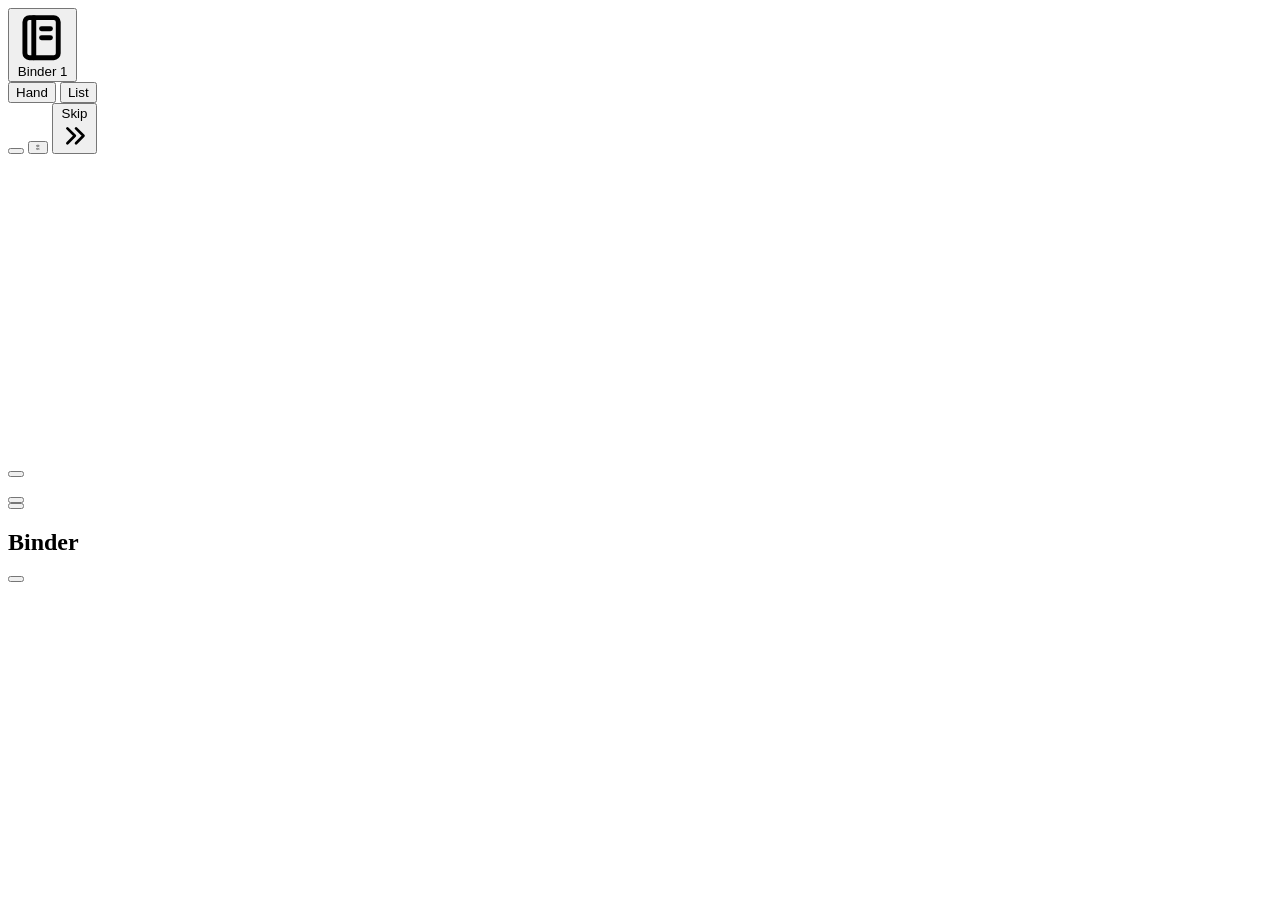
<file: artifact/src/body.html>
<body class="s-chapter phase-intro">
<svg width="0" height="0" style="position:absolute" aria-hidden="true"><defs id="defs">
  <pattern id="tone-k" width="6" height="6" patternUnits="userSpaceOnUse"><circle cx="3" cy="3" r="1.25" fill="#111"/></pattern>
  <pattern id="seig" width="40" height="20" patternUnits="userSpaceOnUse"><g fill="none" stroke="#f3e9d3" stroke-width="1.8" opacity=".85"><circle cx="20" cy="20" r="18"/><circle cx="20" cy="20" r="13"/><circle cx="20" cy="20" r="8"/><circle cx="0" cy="20" r="18"/><circle cx="0" cy="20" r="13"/><circle cx="0" cy="20" r="8"/><circle cx="40" cy="20" r="18"/><circle cx="40" cy="20" r="13"/><circle cx="40" cy="20" r="8"/><circle cx="20" cy="0" r="18"/><circle cx="20" cy="0" r="13"/><circle cx="20" cy="0" r="8"/></g></pattern>
</defs></svg>

<div class="bar" id="bar">
  <button class="pill" id="binderBtn" type="button" aria-label="Open binder">
    <svg viewBox="0 0 24 24" fill="none" stroke="currentColor" stroke-width="2.2" stroke-linecap="round" stroke-linejoin="round" aria-hidden="true"><rect x="4" y="3" width="15" height="18" rx="2"/><path d="M8 3v18"/><path d="M11.5 8h4"/><path d="M11.5 12h4"/></svg>
    <span class="lbl">Binder</span> <span class="num" id="binderNum">1</span>
  </button>
  <span class="grow"></span>
  <div class="seg hand-only" role="group" aria-label="View">
      <button type="button" id="modeHand" aria-pressed="true">Hand</button>
      <button type="button" id="modeList" aria-pressed="false">List</button>
    </div>
  <button class="pill icon hand-only" id="replay" type="button" aria-label="Open the pack again"><svg viewBox="0 0 24 24" fill="none" stroke="currentColor" stroke-width="2.2" stroke-linecap="round" stroke-linejoin="round" aria-hidden="true"><path d="M4 12a8 8 0 1 0 2.4-5.7"/><path d="M4 4v4.6h4.6"/></svg></button>
  <button class="pill icon" id="mute" type="button" aria-pressed="false" aria-label="Sound off">
    <svg class="on" viewBox="0 0 24 24" fill="none" stroke="currentColor" stroke-width="2.1" stroke-linecap="round" stroke-linejoin="round" aria-hidden="true"><path d="M4 9.5h3.5L12 5.5v13l-4.5-4H4z"/><path d="M15.5 9a4.2 4.2 0 0 1 0 6"/><path d="M18.3 6.4a8 8 0 0 1 0 11.2"/></svg>
    <svg class="off" viewBox="0 0 24 24" fill="none" stroke="currentColor" stroke-width="2.1" stroke-linecap="round" stroke-linejoin="round" aria-hidden="true"><path d="M4 9.5h3.5L12 5.5v13l-4.5-4H4z"/><path d="M16 9.5l5 5"/><path d="M21 9.5l-5 5"/></svg>
  </button>
  <button class="pill" id="skip" type="button">Skip
    <svg viewBox="0 0 24 24" fill="none" stroke="currentColor" stroke-width="2.2" stroke-linecap="round" stroke-linejoin="round" aria-hidden="true"><path d="M6 6l6 6-6 6"/><path d="M13 6l6 6-6 6"/></svg>
  </button>
</div>

<main class="stage" id="stage" aria-label="Open today's pack">
  <canvas class="rays" id="rays" aria-hidden="true"></canvas>
  <div class="headline" id="headline"><b id="hlTitle"></b><span id="hlSub"></span></div>
  <div class="pack-wrap" id="packWrap">
    <div class="pack-move" id="packMove">
      <div class="pack-floor" aria-hidden="true"></div>
      <div class="pack" id="pack">
        <div class="stack" id="stack" aria-hidden="true"></div>
        <div class="mouth" id="mouth"></div>
        <div class="pack-body" id="packBody">
          <div class="pprint" id="pprint"></div>
          <div class="crimp"></div>
          <div class="foilx"></div><div class="foilx b"></div><div class="pglare"></div><div class="psweep" id="psweep"></div><div class="pedge"></div>
          <div class="pprint pptop" id="pptop"></div>
        </div>
        <div class="glowup" aria-hidden="true"></div>
        <div class="tear-zone" id="tearZone" role="button" tabindex="0" aria-label="Tear the pack open"></div>
        <div class="pull-zone" id="pullZone" aria-hidden="true"></div>
      </div>
    </div>
    <div class="tearlayer" id="tearLayer" aria-hidden="true"><div class="strip" id="strip"></div><span class="swipe-dot" id="swipeDot"></span></div>
  </div>
  <p class="hintline" id="hintline"></p>
</main>
<canvas id="sparks" aria-hidden="true"></canvas>
<div class="flash" id="flash" aria-hidden="true"></div>
<div class="banner" id="banner" aria-hidden="true"><b></b><span></span></div>
<div class="minihand" id="minihand" aria-hidden="true"><b></b></div>
<button class="cta" id="cta" type="button"></button>

<section class="hand" id="hand" aria-label="Your cards">
  <header class="hand-head"><h1 id="handTitle"></h1><p id="handSum"></p></header>
  <div class="fan" id="fan" aria-roledescription="card fan"></div>
  <div class="fan-nav">
    <button class="pill icon" id="prev" type="button" aria-label="Previous card"><svg viewBox="0 0 24 24" fill="none" stroke="currentColor" stroke-width="2.4" stroke-linecap="round" stroke-linejoin="round" aria-hidden="true"><path d="M15 5l-7 7 7 7"/></svg></button>
    <div class="dots" id="dots" aria-hidden="true"></div>
    <button class="pill icon" id="next" type="button" aria-label="Next card"><svg viewBox="0 0 24 24" fill="none" stroke="currentColor" stroke-width="2.4" stroke-linecap="round" stroke-linejoin="round" aria-hidden="true"><path d="M9 5l7 7-7 7"/></svg></button>
  </div>
  <div class="hand-actions" id="handActions"></div>
  <div class="list" id="list" role="list"></div>
  <footer class="hand-foot">
    <p class="stand" id="stand"></p>
    <div class="preview" id="preview" hidden></div>
  </footer>
</section>

<section class="binder" id="binder" aria-label="Binder">
  <header class="b-head"><h2 id="bTitle">Binder</h2><div class="b-stats" id="bStats"></div></header>
  <div class="b-body" id="bBody"></div>
</section>

<div class="zoom" id="zoom" role="dialog" aria-modal="true" aria-label="Card">
  <button class="pill icon close" id="zoomClose" type="button" aria-label="Close"><svg viewBox="0 0 24 24" fill="none" stroke="currentColor" stroke-width="2.4" stroke-linecap="round" aria-hidden="true"><path d="M6 6l12 12"/><path d="M18 6L6 18"/></svg></button>
  <div class="zc" id="zc"></div>
  <div class="zact" id="zact"></div>
</div>
<div class="toast" id="toast" role="status"></div>
<p class="sr" id="live" aria-live="polite"></p>

<script type="application/json" id="pack-fallback">
/*PACKS*/
</script>
</file>
